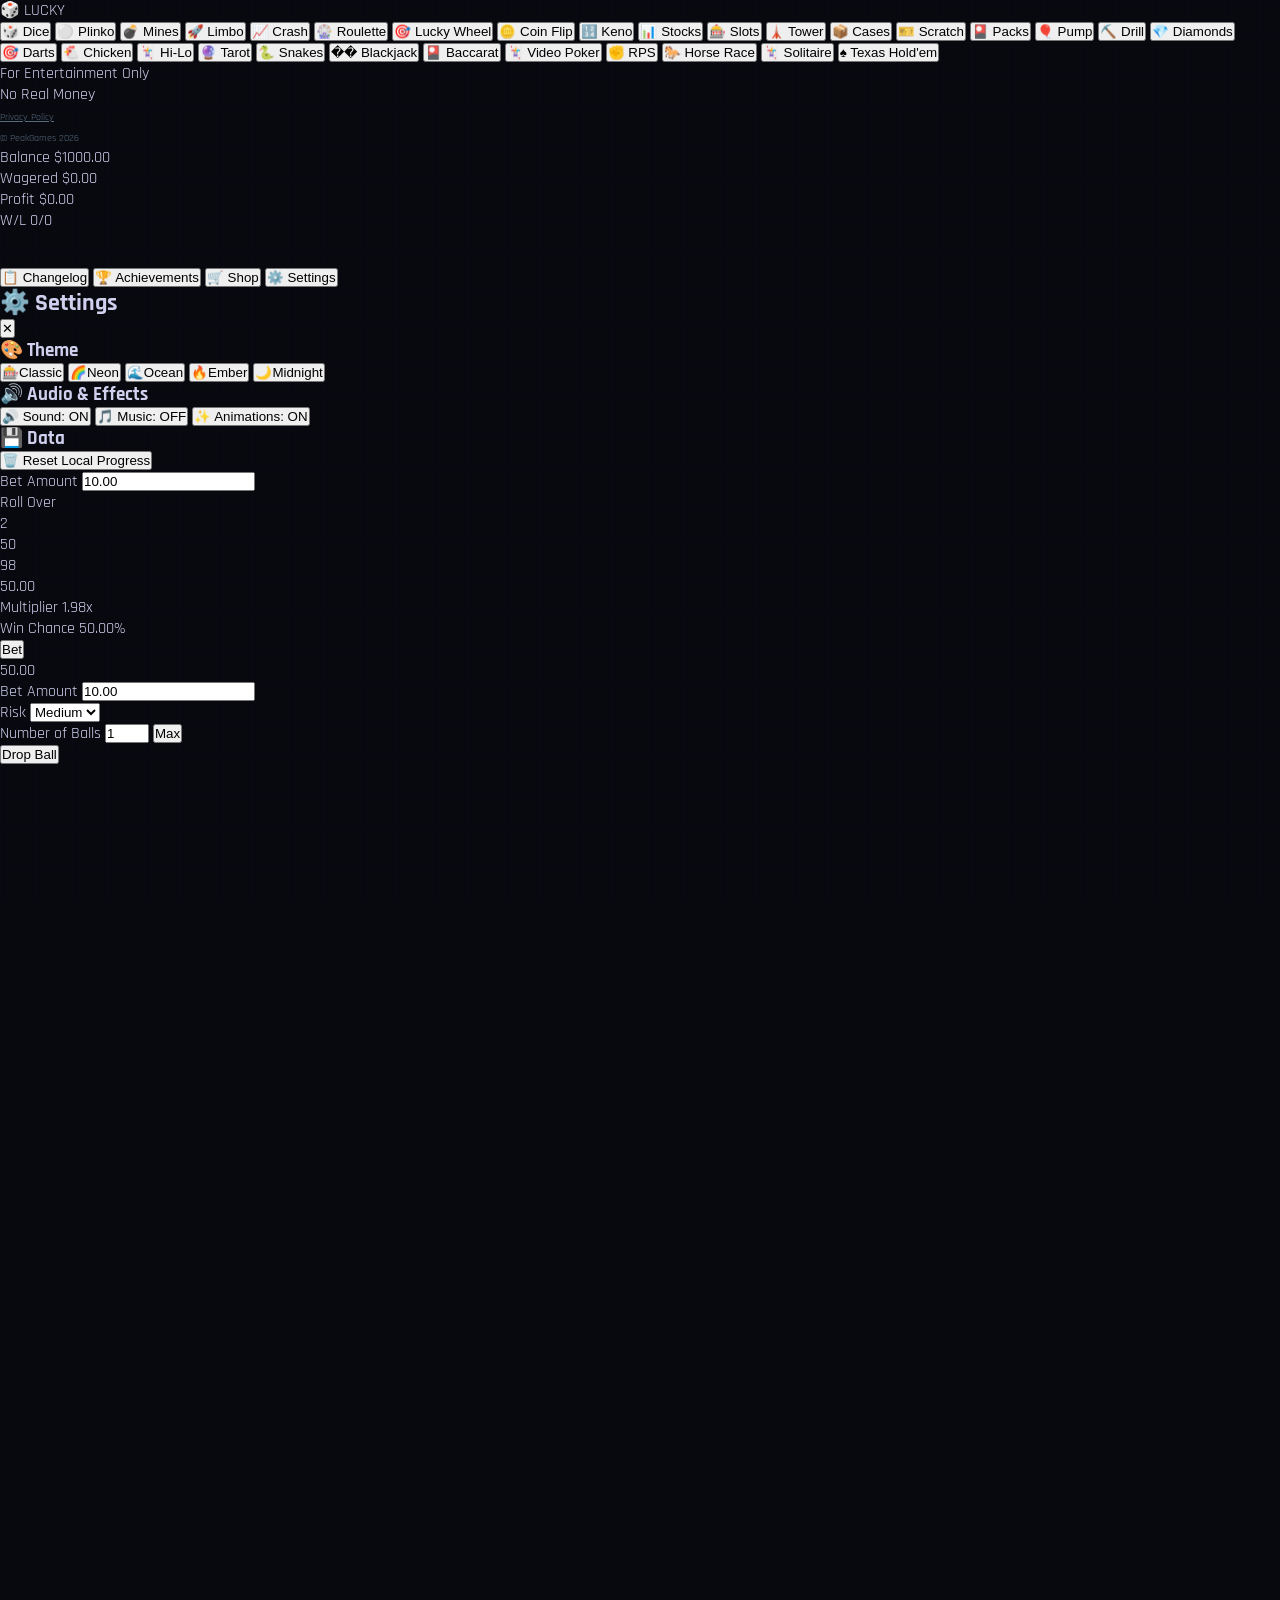
<file: index.html>
<!DOCTYPE html>
<html lang="en">
<head>
<meta charset="UTF-8"> <meta name="viewport" content="width=device-width, initial-scale=1.0"> <title>Lucky Games - Entertainment Only</title>
<link rel="icon" type="image/png" href="images/Icon.png">
<link rel="stylesheet" href="style.css">
</head>
<body>
<div id="toast-container">
</div>
<div class="sidebar">
<div class="logo sticky-logo" onclick="showGameSelection()" style="cursor: pointer;">
🎲 LUCKY</div>
<nav class="nav-menu">
<button class="nav-item active" onclick="showGame('dice')">
<span class="icon">🎲</span>
Dice
</button>
<button class="nav-item" onclick="showGame('plinko')">
<span class="icon">⚪</span>
Plinko
</button>
<button class="nav-item" onclick="showGame('mines')">
<span class="icon">💣</span>
Mines
</button>
<button class="nav-item" onclick="showGame('limbo')">
<span class="icon">🚀</span>
Limbo
</button>
<button class="nav-item" onclick="showGame('crash')">
<span class="icon">📈</span>
Crash
</button>
<button class="nav-item" onclick="showGame('roulette')">
<span class="icon">🎡</span>
Roulette
</button>
<button class="nav-item" onclick="showGame('wheel')">
<span class="icon">🎯</span>
Lucky Wheel
</button>
<button class="nav-item" onclick="showGame('coinflip')">
<span class="icon">🪙</span>
Coin Flip
</button>
<button class="nav-item" onclick="showGame('keno')">
<span class="icon">🔢</span>
Keno
</button>
<button class="nav-item" onclick="showGame('stocks')">
<span class="icon">📊</span>
Stocks
</button>
<button class="nav-item" onclick="showGame('slots')">
<span class="icon">🎰</span>
Slots
</button>
<button class="nav-item" onclick="showGame('tower')">
<span class="icon">🗼</span>
Tower
</button>
<button class="nav-item" onclick="showGame('cases')">
<span class="icon">📦</span>
Cases
</button>
<button class="nav-item" onclick="showGame('scratch')">
<span class="icon">🎫</span>
Scratch
</button>
<button class="nav-item" onclick="showGame('packs')">
<span class="icon">🎴</span>
Packs
</button>
<button class="nav-item" onclick="showGame('pump')">
<span class="icon">🎈</span>
Pump
</button>
<button class="nav-item" onclick="showGame('drill')">
<span class="icon">⛏️</span>
Drill
</button>
<button class="nav-item" onclick="showGame('diamonds')">
<span class="icon">💎</span>
Diamonds
</button>
<button class="nav-item" onclick="showGame('darts')">
<span class="icon">🎯</span>
Darts
</button>
<button class="nav-item" onclick="showGame('chicken')">
<span class="icon">🐔</span>
Chicken
</button>
<button class="nav-item" onclick="showGame('hilo')">
<span class="icon">🃏</span>
Hi-Lo
</button>
<button class="nav-item" onclick="showGame('tarot')">
<span class="icon">🔮</span>
Tarot
</button>
<button class="nav-item" onclick="showGame('snakes')">
<span class="icon">🐍</span>
Snakes
</button>
<button class="nav-item" onclick="showGame('blackjack')">
<span class="icon">��</span>
Blackjack
</button>
<button class="nav-item" onclick="showGame('baccarat')">
<span class="icon">🎴</span>
Baccarat
</button>
<button class="nav-item" onclick="showGame('videopoker')">
<span class="icon">🃏</span>
Video Poker
</button>
<button class="nav-item" onclick="showGame('rps')">
<span class="icon">✊</span>
RPS
</button>
<button class="nav-item" onclick="showGame('horse')">
<span class="icon">🐎</span>
Horse Race
</button>
<button class="nav-item" onclick="showGame('solitaire')">
<span class="icon">🃏</span>
Solitaire
</button>
<button class="nav-item" onclick="showGame('holdem')">
<span class="icon">♠️</span>
Texas Hold'em
</button>
</nav>
<div class="disclaimer">
For Entertainment Only<br>No Real Money<br><a href="privacy-policy.html" target="_blank" style="color:#556b7c;font-size:10px;text-decoration:underline;">Privacy Policy</a><br><span style="color:#556b7c;font-size:10px;">© PeakGames 2026</span></div>
</div>
<div class="main-content">
<header class="top-bar">
<div class="balance-container">
<span class="balance-label">Balance</span>
<span class="balance-amount">$<span id="balance">1000.00</span>
</span>
</div>
<div class="stats-container" onclick="toggleStatsPanel()">
<div class="stats-summary">
<div class="stats-item">
<span class="stats-label">Wagered</span>
<span class="stats-value" id="total-wagered">$0.00</span>
</div>
<div class="stats-item">
<span class="stats-label">Profit</span>
<span class="stats-value profit" id="total-profit">$0.00</span>
</div>
<div class="stats-item">
<span class="stats-label">W/L</span>
<span class="stats-value" id="win-loss-ratio">0/0</span>
</div>
</div>
<div class="stats-graph-mini" id="stats-graph-mini">
<canvas id="mini-graph-canvas" width="100" height="30"></canvas>
</div>
</div>
<div class="music-controls">
<button class="music-btn" id="music-toggle" onclick="toggleMusic()" style="display:none;">
🎵 Music: OFF</button>
<div class="music-selector-container" id="music-selector-container" style="display:none;">
<button class="music-btn" id="music-selector-btn" onclick="toggleMusicSelector()">
🎵</button>
<div class="music-dropdown" id="music-dropdown" style="display:none;">
<select id="music-track-select" onchange="changeMusicFromDropdown()">
<option value="none">No Music</option>
</select>
</div>
</div>
<button class="music-btn" onclick="openChangelog()">
📋 Changelog</button>
<button class="music-btn" onclick="openAchievements()">
🏆 Achievements</button>
<button class="music-btn" onclick="openShop()">
🛒 Shop</button>
<button class="music-btn" onclick="openSettings()">
⚙️ Settings</button>
</div>
</header>
<!-- Settings Modal -->
<div id="settings-modal" class="modal">
<div class="modal-content settings-modal-content">
<div class="modal-header">
<h2>⚙️ Settings</h2>
<button class="close-btn" onclick="closeSettings()">✕</button>
</div>
<div class="settings-body">
<div class="settings-section">
<h3 class="settings-section-title">🎨 Theme</h3>
<div class="theme-grid">
<button class="theme-swatch" data-theme="classic" onclick="applyTheme('classic')"><span class="theme-swatch-icon">🎰</span><span class="theme-swatch-name">Classic</span></button>
<button class="theme-swatch" data-theme="neon" onclick="applyTheme('neon')"><span class="theme-swatch-icon">🌈</span><span class="theme-swatch-name">Neon</span></button>
<button class="theme-swatch" data-theme="ocean" onclick="applyTheme('ocean')"><span class="theme-swatch-icon">🌊</span><span class="theme-swatch-name">Ocean</span></button>
<button class="theme-swatch" data-theme="ember" onclick="applyTheme('ember')"><span class="theme-swatch-icon">🔥</span><span class="theme-swatch-name">Ember</span></button>
<button class="theme-swatch" data-theme="midnight" onclick="applyTheme('midnight')"><span class="theme-swatch-icon">🌙</span><span class="theme-swatch-name">Midnight</span></button>
</div>
</div>
<div class="settings-section">
<h3 class="settings-section-title">🔊 Audio & Effects</h3>
<div class="settings-toggles">
<button class="settings-toggle-btn" id="settings-sound-toggle" onclick="toggleSoundMuted()">🔊 Sound: ON</button>
<button class="settings-toggle-btn" id="settings-music-toggle" onclick="toggleMusic()">🎵 Music: OFF</button>
<button class="settings-toggle-btn" id="settings-anim-toggle" onclick="toggleAnimations()">✨ Animations: ON</button>
</div>
</div>
<div class="settings-section">
<h3 class="settings-section-title">💾 Data</h3>
<div class="settings-toggles">
<button class="settings-toggle-btn danger" onclick="resetLocalProgress()">🗑️ Reset Local Progress</button>
</div>
</div>
</div>
</div>
</div>
<!-- Stats Panel Modal -->
<div id="stats-panel" class="modal" style="display:none;">
<div class="modal-content stats-modal-content">
<div class="modal-header">
<h2>📊 Session Statistics</h2>
<button class="close-btn" onclick="closeStatsPanel()">✕</button>
</div>
<div class="stats-panel-body">
<div class="stats-overview">
<div class="stat-card">
<div class="stat-card-label">Total Wagered</div>
<div class="stat-card-value" id="panel-wagered">$0.00</div>
</div>
<div class="stat-card">
<div class="stat-card-label">Total Won</div>
<div class="stat-card-value green" id="panel-won">$0.00</div>
</div>
<div class="stat-card">
<div class="stat-card-label">Total Lost</div>
<div class="stat-card-value red" id="panel-lost">$0.00</div>
</div>
<div class="stat-card">
<div class="stat-card-label">Net Profit</div>
<div class="stat-card-value profit-value" id="panel-profit">$0.00</div>
</div>
<div class="stat-card">
<div class="stat-card-label">Wins</div>
<div class="stat-card-value" id="panel-wins">0</div>
</div>
<div class="stat-card">
<div class="stat-card-label">Losses</div>
<div class="stat-card-value" id="panel-losses">0</div>
</div>
</div>
<div class="stats-graph-container">
<h3>Profit/Loss Graph</h3>
<canvas id="stats-graph-canvas" width="800" height="300"></canvas>
</div>
<button class="bet-button" onclick="resetStats()" style="margin-top: 20px;">Reset Statistics</button>
</div>
</div>
</div>
<div class="game-container">
<!-- Dice Game -->
<div id="dice-game" class="game-panel active">
<div class="game-controls">
<div class="control-group">
<label>Bet Amount</label>
<input type="number" id="dice-bet" value="10.00" step="0.01" min="0.01"> </div>
<div class="control-group">
<label>Roll Over</label>
<input type="range" id="dice-target" min="2" max="98" value="50" style="display:none;">
<div class="dice-slider" id="dice-slider">
<div class="dice-slider-track">
<div class="dice-slider-fill" id="dice-slider-fill">
</div>
</div>
<div class="dice-slider-thumb" id="dice-slider-thumb">
</div>
<div class="dice-slider-tick t2">2</div>
<div class="dice-slider-tick t50">50</div>
<div class="dice-slider-tick t98">98</div>
</div>
<span id="dice-target-value">50.00</span>
</div>
<div class="control-group">
<label>Multiplier</label>
<span id="dice-multiplier" class="multiplier">1.98x</span>
</div>
<div class="control-group">
<label>Win Chance</label>
<span id="dice-chance" class="chance">50.00%</span>
</div>
<button class="bet-button" onclick="playDice()">
Bet</button>
<button class="bet-button" id="loaded-dice-btn" onclick="useLoadedDice()" style="background: #ffc800; display: none;">
🎲 Use Loaded Dice</button>
</div>
<div class="game-display">
<div class="dice-result-display">
<div class="dice-number" id="dice-number">
50.00</div>
<div class="dice-bar">
<div class="dice-target-line" id="dice-target-line">
</div>
<div class="dice-roll-indicator" id="dice-roll-indicator">
</div>
</div>
</div>
</div>
</div>
<!-- Plinko Game -->
<div id="plinko-game" class="game-panel">
<div class="game-controls">
<div class="control-group">
<label>Bet Amount</label>
<input type="number" id="plinko-bet" value="10.00" step="0.01" min="0.01"> </div>
<div class="control-group">
<label>Risk</label>
<select id="plinko-risk">
<option value="low">
Low</option>
<option value="medium" selected>
Medium</option>
<option value="high">
High</option>
</select>
</div>
<div class="control-group">
<label>Number of Balls</label>
<input type="number" id="plinko-balls" value="1" min="1" max="10">
<button class="max-button" onclick="document.getElementById('plinko-balls').value = 10">
Max</button>
</div>
<button class="bet-button" onclick="playPlinko()">
Drop Ball</button>
<button class="bet-button" id="lucky-plinko-btn" onclick="useLuckyPlinko()" style="background: #00e701; display: none;">
🍀 Use Lucky Plinko</button>
<button class="bet-button" id="plinko-magnet-btn" onclick="usePlinkoMagnet()" style="background: #ffc800; display: none;">
🎯 Use Plinko Magnet</button>
</div>
<div class="game-display">
<div style="width: 100%; max-width: 600px;">
<canvas id="plinko-canvas" width="600" height="550">
</canvas>
<div class="plinko-multipliers" id="plinko-multipliers">
</div>
</div>
</div>
</div>
<!-- Mines Game -->
<div id="mines-game" class="game-panel">
<div class="game-controls">
<div class="control-group">
<label>Bet Amount</label>
<input type="number" id="mines-bet" value="10.00" step="0.01" min="0.01"> </div>
<div class="control-group">
<label>Mines</label>
<select id="mines-count">
<option value="3">
3 Mines</option>
<option value="5" selected>
5 Mines</option>
<option value="10">
10 Mines</option>
<option value="15">
15 Mines</option>
</select>
</div>
<div class="control-group">
<label>Profit</label>
<span id="mines-profit" class="profit">$0.00</span>
</div>
<button class="bet-button" id="mines-start-btn" onclick="startMines()">
Bet</button>
<button class="cashout-button" id="mines-cashout-btn" onclick="cashoutMines()" style="display:none;">
Cashout</button>
<button class="bet-button" id="mine-detector-btn" onclick="useMineDetector()" style="background: #ffc800; display: none;">
💎 Use Mine Detector</button>
<button class="bet-button" id="mine-shield-btn" onclick="useMineShield()" style="background: #00e701; display: none;">
🛡️ Use Mine Shield</button>
</div>
<div class="game-display">
<div style="width: 100%; max-width: 550px;">
<div class="mines-grid" id="mines-grid">
</div>
</div>
</div>
</div>
<!-- Limbo Game -->
<div id="limbo-game" class="game-panel">
<div class="game-controls">
<div class="control-group">
<label>Bet Amount</label>
<input type="number" id="limbo-bet" value="10.00" step="0.01" min="0.01"> </div>
<div class="control-group">
<label>Target Multiplier</label>
<input type="number" id="limbo-target" value="2.00" step="0.01" min="1.01"> </div>
<button class="bet-button" onclick="playLimbo()">
Bet</button>
<button class="bet-button" id="limbo-boost-btn" onclick="useLimboBoost()" style="background: #00e701; display: none;">
⚡ Use Limbo Boost</button>
<button class="bet-button" id="limbo-precision-btn" onclick="useLimboPrecision()" style="background: #ffc800; display: none;">
🎯 Use Limbo Precision</button>
</div>
<div class="game-display">
<div class="limbo-display">
<div class="limbo-rocket-container" id="limbo-rocket-container">
  <div class="limbo-rocket" id="limbo-rocket">🚀</div>
</div>
<div class="limbo-result" id="limbo-result">1.00x</div>
<div class="limbo-status" id="limbo-status">
</div>
</div>
</div>
</div>
<!-- Crash Game -->
<div id="crash-game" class="game-panel">
<div class="game-controls">
<div class="control-group">
<label>Bet Amount</label>
<input type="number" id="crash-bet" value="10.00" step="0.01" min="0.01"> </div>
<div class="control-group">
<label>Auto Cashout</label>
<input type="number" id="crash-auto" value="2.00" step="0.01" min="1.01"> </div>
<button class="bet-button" id="crash-bet-btn" onclick="playCrash()">
Bet</button>
<button class="cashout-button" id="crash-cashout-btn" onclick="crashCashout()" style="display:none;">
Cashout</button>
<button class="bet-button" id="crash-insurance-btn" onclick="useCrashInsurance()" style="background: #ffc800; display: none;">
🛡️ Use Crash Insurance</button>
<button class="bet-button" id="moon-shot-btn" onclick="useMoonShot()" style="background: #00e701; display: none;">
🚀 Use Moon Shot</button>
</div>
<div class="game-display">
<div class="crash-display">
<div class="crash-multiplier" id="crash-multiplier">
1.00x</div>
<div class="crash-graph">
<canvas id="crash-canvas" width="660" height="300">
</canvas>
</div>
</div>
</div>
</div>
<!-- Roulette Game -->
<div id="roulette-game" class="game-panel">
<div class="game-controls">
<div class="control-group">
<label>Bet Amount</label>
<input type="number" id="roulette-bet" value="10.00" step="0.01" min="0.01"> </div>
<div class="control-group">
<label>Selected Bet</label>
<div id="roulette-selected-bet" style="color: #00e701; font-weight: 600;">
None</div>
</div>
<button class="bet-button" onclick="playRoulette()">
Spin</button>
<button class="bet-button" style="background: #556b7c;" onclick="clearRouletteBet()">
Clear Bet</button>
<button class="bet-button" id="roulette-vision-btn" onclick="useRouletteVision()" style="background: #ffc800; display: none;">
🔮 Use Roulette Vision</button>
<button class="bet-button" id="wheel-magnet-btn" onclick="useWheelMagnet()" style="background: #00e701; display: none;">
🧲 Use Wheel Magnet</button>
</div>
<div class="game-display">
<div class="roulette-display">
<!-- Betting Board -->
<div class="roulette-board">
<div class="board-section">
<div class="board-label">
Outside Bets</div>
<div class="color-bets">
<div class="bet-option color-red" onclick="selectRouletteBet('red', 2)">
<div class="bet-label">
RED</div>
<div class="bet-payout">
2x</div>
</div>
<div class="bet-option color-black" onclick="selectRouletteBet('black', 2)">
<div class="bet-label">
BLACK</div>
<div class="bet-payout">
2x</div>
</div>
<div class="bet-option" onclick="selectRouletteBet('even', 2)" style="background: #2c3e50;">
<div class="bet-label">
EVEN</div>
<div class="bet-payout">
2x</div>
</div>
<div class="bet-option" onclick="selectRouletteBet('odd', 2)" style="background: #2c3e50;">
<div class="bet-label">
ODD</div>
<div class="bet-payout">
2x</div>
</div>
<div class="bet-option" onclick="selectRouletteBet('low', 2)" style="background: #34495e;">
<div class="bet-label">
1-18</div>
<div class="bet-payout">
2x</div>
</div>
<div class="bet-option" onclick="selectRouletteBet('high', 2)" style="background: #34495e;">
<div class="bet-label">
19-36</div>
<div class="bet-payout">
2x</div>
</div>
</div>
</div>
<div class="board-section">
<div class="board-label">
Inside Bets - Numbers (20x, neighbors 2x)</div>
<div class="number-grid" id="roulette-number-grid">
</div>
</div>
<div class="board-section">
<div class="board-label">
Zero Bet</div>
<div class="color-bets">
<div class="bet-option color-green" onclick="selectRouletteBet(0, 36)">
<div class="bet-label">
0 (GREEN)</div>
<div class="bet-payout">
36x</div>
</div>
</div>
</div>
</div>
<div class="roulette-wheel-section">
<div class="roulette-container">
<div class="roulette-pointer">
</div>
<div class="roulette-wheel">
<div class="roulette-inner" id="roulette-inner">
</div>
<div class="roulette-center" id="roulette-center">
0</div>
</div>
</div>
<div class="roulette-result" id="roulette-result">
</div>
</div>
</div>
</div>
</div>
<!-- Lucky Wheel Game -->
<div id="wheel-game" class="game-panel">
<div class="game-controls">
<div class="control-group">
<label>Bet Amount</label>
<input type="number" id="wheel-bet" value="10.00" step="0.01" min="0.01"> </div>
<div class="control-group">
<label>Risk Level</label>
<select id="wheel-risk" onchange="initWheel()">
<option value="low">Low Risk</option>
<option value="medium" selected>Medium Risk</option>
<option value="high">High Risk</option>
</select>
</div>
<button class="bet-button" id="wheel-spin-btn" onclick="playWheel()">
🎡 Spin the Wheel</button>
<button class="bet-button" id="lucky-wheel-magnet-btn" onclick="useWheelMagnet()" style="background: #00e701; display: none;">
🧲 Use Wheel Magnet</button>
<div class="wheel-odds">
<div class="wheel-odds-title">Payouts</div>
<div class="wheel-odds-row">
<span>0x</span>
<span>0.5x</span>
<span>1x</span>
<span>1.5x</span>
<span>2x</span>
<span>3x</span>
<span>6x</span>
</div>
</div>
</div>
<div class="game-display">
<div class="wheel-display">
<div class="wheel-wrap">
<div class="wheel-container" id="wheel-container">
</div>
</div>
<div class="wheel-result" id="wheel-result">
Spin to test your luck!</div>
</div>
</div>
</div>
<!-- Coin Flip Game -->
<div id="coinflip-game" class="game-panel">
<div class="game-controls">
<div class="control-group">
<label>Bet Amount</label>
<input type="number" id="coinflip-bet" value="10.00" step="0.01" min="0.01"> </div>
<div class="control-group">
<label>Choose Side</label>
<div class="button-group">
<button class="choice-button active" id="heads-btn" onclick="selectCoin('heads')">
🟡 Heads</button>
<button class="choice-button" id="tails-btn" onclick="selectCoin('tails')">
🔵 Tails</button>
</div>
</div>
<button class="bet-button" onclick="playCoinFlip()">
Flip</button>
<button class="bet-button" id="biased-coin-btn" onclick="useBiasedCoin()" style="background: #ffc800; display: none;">
🧲 Use Biased Coin</button>
<button class="bet-button" id="lucky-coin-btn" onclick="useLuckyCoin()" style="background: #00e701; display: none;">
🍀 Use Lucky Coin</button>
</div>
<div class="game-display">
<div class="coin-display">
<div class="coin" id="coin">
<div class="coin-face coin-heads">
H</div>
<div class="coin-face coin-tails">
T</div>
</div>
<div class="coin-result" id="coin-result">
</div>
</div>
</div>
</div>
<!-- Keno Game -->
<div id="keno-game" class="game-panel">
<div class="game-controls">
<div class="control-group">
<label>Bet Amount</label>
<input type="number" id="keno-bet" value="10.00" step="0.01" min="0.01"> </div>
<div class="control-group">
<label>Selected: <span id="keno-selected">0</span>
/5</label>
</div>
<button class="bet-button" onclick="playKeno()">
Play</button>
<button class="bet-button" style="background: #556b7c;" onclick="clearKeno()">
Clear</button>
<button class="bet-button" id="keno-oracle-btn" onclick="useKenoOracle()" style="background: #ffc800; display: none;">
🔮 Use Keno Oracle</button>
<button class="bet-button" id="keno-master-btn" onclick="useKenoMaster()" style="background: #00e701; display: none;">
🎯 Use Keno Master</button>
</div>
<div class="game-display">
<div class="keno-grid" id="keno-grid">
</div>
</div>
</div>
<!-- Stocks Game -->
<div id="stocks-game" class="game-panel">
<div class="game-controls">
<div class="control-group">
<label>Investment Amount</label>
<input type="number" id="stocks-bet" value="100.00" step="0.01" min="0.01"> </div>
<div class="control-group">
<label>Stock</label>
<select id="stocks-choice">
<option value="btc">
Bitcoin (BTC) - Extreme Volatility</option>
<option value="eth">
Ethereum (ETH) - High Volatility</option>
<option value="tech">
Tech Corp - Medium Volatility</option>
<option value="stable">
Blue Chip - Low Volatility</option>
<option value="penny">
Penny Stock - Very High Risk</option>
<option value="gold">
Gold - Safe Haven</option>
<option value="meme">
Meme Stock - Unpredictable</option>
</select>
</div>
<div class="control-group">
<label>Current Price: $<span id="stock-price">100.00</span>
</label>
<label>Shares Owned: <span id="stock-shares">0</span>
</label>
</div>
<button class="bet-button" id="stock-buy-btn" onclick="buyStock()">
Buy</button>
<button class="cashout-button" id="stock-sell-btn" onclick="sellStock()">
Sell All</button>
<button class="bet-button" id="insider-trading-btn" onclick="useInsiderTrading()" style="background: #ffc800; display: none;">
📈 Use Insider Trading</button>
<button class="bet-button" id="bull-market-btn" onclick="useBullMarket()" style="background: #00e701; display: none;">
🐂 Use Bull Market</button>
</div>
<div class="game-display">
<div class="stocks-result-display">
<canvas id="stocks-canvas" width="700" height="400">
</canvas>
<div class="stock-info">
<div class="stock-stat">
<span class="stat-label">Portfolio Value</span>
<span class="stat-value" id="portfolio-value">$0.00</span>
</div>
<div class="stock-stat">
<span class="stat-label">Profit/Loss</span>
<span class="stat-value" id="profit-loss">$0.00</span>
</div>
</div>
</div>
</div>
</div>
<!-- Slots Game -->
<div id="slots-game" class="game-panel">
<div class="game-controls">
<div class="control-group">
<label>Slot Type</label>
<select id="slots-variant" onchange="changeSlotsVariant()">
<option value="3x3">
Classic 3x3</option>
<option value="3x5">
Modern 3x5</option>
</select>
</div>
<div class="control-group">
<label>Bet Amount</label>
<input type="number" id="slots-bet" value="10.00" step="0.01" min="0.01"> </div>
<button class="bet-button" onclick="playSlots()">
Spin</button>
<button class="bet-button" id="lucky-slots-btn" onclick="useLuckySlots()" style="background: #ffc800; display: none;">
🍀 Use Lucky Slots</button>
<button class="bet-button" id="diamond-reels-btn" onclick="useDiamondReels()" style="background: #00e701; display: none;">
💎 Use Diamond Reels</button>
<div class="control-group" style="margin-top: 20px;">
<label style="color: #ffc800;">Win Probabilities</label>
<div style="font-size: 12px; color: #b1bad3; line-height: 1.6;">
<div>
🍒🍒🍒 - 10x (8%)</div>
<div>
🔔🔔🔔 - 15x (6%)</div>
<div>
⭐⭐⭐ - 25x (4%)</div>
<div>
💎💎💎 - 50x (2%)</div>
<div>
7️⃣7️⃣7️⃣ - 100x (0.8%)</div>
<div style="margin-top: 8px; color: #00e701;">
Two Match - 2x (20%)</div>
</div>
</div>
</div>
<div class="game-display">
<div class="slots-result-display">
<div class="slots-machine">
<div class="slots-reels" id="slots-reels-container">
<div class="slot-reel" id="slot-reel-1">
🍒</div>
<div class="slot-reel" id="slot-reel-2">
⭐</div>
<div class="slot-reel" id="slot-reel-3">
💎</div>
</div>
<div class="slots-lever" id="slots-lever" onclick="pullSlotsLever()" title="Pull the lever!">
<div class="slots-lever-base"></div>
<div class="slots-lever-shaft"></div>
<div class="slots-lever-knob">🎰</div>
</div>
</div>
<div class="slots-result" id="slots-result">
</div>
</div>
</div>
</div>
<!-- Tower Game -->
<div id="tower-game" class="game-panel">
<div class="game-controls">
<div class="control-group">
<label>Bet Amount</label>
<input type="number" id="tower-bet" value="10.00" step="0.01" min="0.01"> </div>
<div class="control-group">
<label>Difficulty</label>
<select id="tower-difficulty">
<option value="easy">
Easy (3 safe)</option>
<option value="medium" selected>
Medium (2 safe)</option>
<option value="hard">
Hard (1 safe)</option>
</select>
</div>
<div class="control-group">
<label>Profit</label>
<span id="tower-profit" class="profit">$0.00</span>
</div>
<button class="bet-button" id="tower-start-btn" onclick="startTower()">
Start</button>
<button class="cashout-button" id="tower-cashout-btn" onclick="cashoutTower()" style="display:none;">
Cashout</button>
<button class="bet-button" id="tower-shield-btn" onclick="useTowerShield()" style="background: #ffc800; display: none;">
🛡️ Use Tower Shield</button>
<button class="bet-button" id="tower-vision-btn" onclick="useTowerVision()" style="background: #00e701; display: none;">
👁️ Use Tower Vision</button>
</div>
<div class="game-display">
<div class="tower-result-display">
<div class="tower-grid" id="tower-grid">
</div>
</div>
</div>
</div>
<!-- Case Opening Game -->
<div id="cases-game" class="game-panel">
<div class="game-controls">
<div class="control-group">
<label>Select Case</label>
<select id="case-type" onchange="updateCaseIcon()">
<option value="bronze">
Bronze Case - $10</option>
<option value="silver">
Silver Case - $25</option>
<option value="gold">
Gold Case - $50</option>
<option value="diamond">
Diamond Case - $100</option>
<option value="platinum">
Platinum Case - $250</option>
<option value="legendary">
Legendary Case - $500</option>
<option value="mythic">
Mythic Case - $1000</option>
</select>
</div>
<div class="control-group">
<label>Quantity</label>
<input type="number" id="case-quantity" value="1" min="1" max="10" step="1"> </div>
<button class="bet-button" onclick="openCase()">
Open Case</button>
<button class="bet-button" id="cases-luck-btn" onclick="useCasesLuck()" style="background: #ffc800; display: none;">🍀 Use Lucky Case</button>
<button class="bet-button" id="cases-rare-btn" onclick="useCasesRare()" style="background: #00e701; display: none;">💎 Use Rare Finder</button>
</div>
<div class="game-display">
<div class="case-result-display">
<div class="case-animation" id="case-animation">
<div class="case-box" id="case-box">
📦</div>
<div class="case-spin-container" id="case-spin-container" style="display: none;">
<div class="case-spin-items" id="case-spin-items">
</div>
<div class="case-spin-selector">
</div>
</div>
</div>
<div class="case-result" id="case-result">
</div>
<div class="case-items" id="case-items">
</div>
</div>
</div>
</div>
<!-- Scratch Card Game -->
<div id="scratch-game" class="game-panel">
<div class="game-controls">
<div class="control-group">
<label>Card Type</label>
<select id="scratch-type">
<option value="classic">
Classic (Match 3)</option>
<option value="lucky">
Lucky (Match 1)</option>
<option value="mega">
Mega (Match 5)</option>
</select>
</div>
<div class="control-group">
<label>Card Price</label>
<select id="scratch-price">
<option value="5">
$5 Card</option>
<option value="10">
$10 Card</option>
<option value="25">
$25 Card</option>
<option value="50">
$50 Card</option>
<option value="100">
$100 Card</option>
<option value="250">
$250 Card</option>
<option value="500">
$500 Card</option>
</select>
</div>
<button class="bet-button" onclick="buyScratchCard()">
Buy Card</button>
<button class="bet-button" id="scratch-golden-btn" onclick="useScratchGolden()" style="background: #ffc800; display: none;">🎫 Use Golden Ticket</button>
<button class="bet-button" id="scratch-reveal-btn" onclick="useScratchReveal()" style="background: #00e701; display: none;">��️ Use X-Ray Vision</button>
</div>
<div class="game-display">
<div class="scratch-result-display">
<div class="scratch-card" id="scratch-card">
<div class="scratch-card-header">
<div class="scratch-card-title">
🎫 LUCKY SCRATCH 🎫</div>
<div class="scratch-card-subtitle" id="scratch-subtitle">
Match 3 to Win!</div>
</div>
<div class="scratch-symbols" id="scratch-symbols">
</div>
<div class="scratch-overlay" id="scratch-overlay">
</div>
</div>
<div class="scratch-result" id="scratch-result">
</div>
</div>
</div>
</div>

<!-- Packs Game -->
<div id="packs-game" class="game-panel">
<div class="game-controls">
<div class="control-group">
<label>Pack Type</label>
<select id="pack-type" onchange="updatePackPreview()">
<option value="starter">Starter Pack - $20</option>
<option value="premium">Premium Pack - $50</option>
<option value="elite">Elite Pack - $100</option>
<option value="legendary">Legendary Pack - $250</option>
<option value="mythic">Mythic Pack - $500</option>
<option value="cosmic">Cosmic Pack - $1000</option>
</select>
</div>
<div class="control-group">
<label>Quantity</label>
<input type="number" id="pack-quantity" value="1" min="1" max="5" step="1">
</div>
<button class="bet-button" onclick="openPack()">
Open Pack</button>
<button class="bet-button" style="background: #556b7c;" onclick="togglePackCollection()">
📊 Collection</button>
<button class="bet-button" id="packs-boost-btn" onclick="usePacksBoost()" style="background: #ffc800; display: none;">⚡ Use Pack Boost</button>
<button class="bet-button" id="packs-legendary-btn" onclick="usePacksLegendary()" style="background: #00e701; display: none;">👑 Use Legendary Hunter</button>
</div>
<div class="game-display">
<div class="packs-result-display">
<div class="pack-animation" id="pack-animation">
<div class="pack-box pack-starter" id="pack-box">
<div class="pack-lid"></div>
<div class="pack-body"></div>
</div>
</div>
<div class="pack-cards" id="pack-cards"></div>
<div class="pack-result" id="pack-result"></div>
</div>
</div>
</div>

<!-- Pack Collection Modal -->
<div id="pack-collection-modal" class="modal">
<div class="modal-content">
<div class="modal-header">
<h2>📊 Pack Collection</h2>
<button class="close-btn" onclick="togglePackCollection()">✕</button>
</div>
<div class="pack-collection-grid">
<div class="collection-pack">
<h3>Starter Pack - $20</h3>
<div class="collection-chances">
<div class="chance-item">Common: 70% (💵 $1-3)</div>
<div class="chance-item">Rare: 25% (💰 $5-12)</div>
<div class="chance-item">Epic: 4% (💎 $15-35)</div>
<div class="chance-item">Legendary: 1% (👑 $50-120)</div>
</div>
</div>
<div class="collection-pack">
<h3>Premium Pack - $50</h3>
<div class="collection-chances">
<div class="chance-item">Common: 50% (💵 $1-3)</div>
<div class="chance-item">Rare: 35% (💰 $5-12)</div>
<div class="chance-item">Epic: 12% (💎 $15-35)</div>
<div class="chance-item">Legendary: 3% (👑 $50-120)</div>
</div>
</div>
<div class="collection-pack">
<h3>Elite Pack - $100</h3>
<div class="collection-chances">
<div class="chance-item">Common: 30% (💵 $1-3)</div>
<div class="chance-item">Rare: 45% (💰 $5-12)</div>
<div class="chance-item">Epic: 20% (💎 $15-35)</div>
<div class="chance-item">Legendary: 5% (👑 $50-120)</div>
</div>
</div>
<div class="collection-pack">
<h3>Legendary Pack - $250</h3>
<div class="collection-chances">
<div class="chance-item">Common: 10% (💵 $1-3)</div>
<div class="chance-item">Rare: 40% (💰 $5-12)</div>
<div class="chance-item">Epic: 35% (💎 $15-35)</div>
<div class="chance-item">Legendary: 15% (👑 $50-120)</div>
</div>
</div>
<div class="collection-pack">
<h3>Mythic Pack - $500</h3>
<div class="collection-chances">
<div class="chance-item">Rare: 30% (💰 $10-20)</div>
<div class="chance-item">Epic: 45% (💎 $30-60)</div>
<div class="chance-item">Legendary: 20% (👑 $100-200)</div>
<div class="chance-item">Mythic: 5% (⭐ $200-400)</div>
</div>
</div>
<div class="collection-pack">
<h3>Cosmic Pack - $1000</h3>
<div class="collection-chances">
<div class="chance-item">Epic: 35% (💎 $50-100)</div>
<div class="chance-item">Legendary: 40% (👑 $200-400)</div>
<div class="chance-item">Mythic: 20% (⭐ $500-900)</div>
<div class="chance-item">Cosmic: 5% (🌟 $1000-2000)</div>
</div>
</div>
</div>
</div>
</div>

<!-- Pump Game -->
<div id="pump-game" class="game-panel">
<div class="game-controls">
<div class="control-group">
<label>Bet Amount</label>
<input type="number" id="pump-bet" value="10.00" step="0.01" min="0.01">
</div>
<div class="control-group">
<label>Current Multiplier</label>
<span id="pump-multiplier" class="multiplier">1.00x</span>
</div>
<div class="control-group">
<label>Pumps: <span id="pump-count">0</span></label>
</div>
<button class="bet-button" id="pump-start-btn" onclick="startPump()">
Start</button>
<button class="bet-button" id="pump-pump-btn" onclick="pumpBalloon()" style="display:none;">
💨 Pump</button>
<button class="cashout-button" id="pump-cashout-btn" onclick="cashoutPump()" style="display:none;">
Cashout</button>
<button class="bet-button" id="pump-safety-btn" onclick="usePumpSafety()" style="background: #ffc800; display: none;">🛡️ Use Pump Safety</button>
<button class="bet-button" id="pump-greed-btn" onclick="usePumpGreed()" style="background: #00e701; display: none;">💰 Use Greedy Pump</button>
</div>
<div class="game-display">
<div class="pump-result-display">
<div class="balloon-container">
<div class="balloon" id="balloon">
<div class="balloon-body"></div>
<div class="balloon-highlight"></div>
<div class="balloon-shadow"></div>
</div>
<div class="balloon-string" id="balloon-string"></div>
</div>
<div class="pump-stats">
<div class="pump-stat">
<span class="stat-label">Pop Chance</span>
<span class="stat-value" id="pump-pop-chance">5%</span>
</div>
</div>
<div class="pump-result" id="pump-result"></div>
</div>
</div>
</div>

<!-- Drill Game -->
<div id="drill-game" class="game-panel">
<div class="game-controls">
<div class="control-group">
<label>Bet Amount</label>
<input type="number" id="drill-bet" value="10.00" step="0.01" min="0.01">
</div>
<div class="control-group">
<label>Target Multiplier</label>
<input type="number" id="drill-target" value="2.00" step="0.1" min="1.1" max="100">
</div>
<div class="control-group">
<label>Select Drill</label>
<div class="drill-selection" id="drill-selection">
<button class="drill-choice" onclick="selectDrill(0)">⛏️ Drill 1</button>
<button class="drill-choice" onclick="selectDrill(1)">🔩 Drill 2</button>
<button class="drill-choice" onclick="selectDrill(2)">🪓 Drill 3</button>
</div>
</div>
<button class="bet-button" id="drill-start-btn" onclick="startDrill()">
Start</button>
<button class="bet-button" id="drill-luck-btn" onclick="useDrillLuck()" style="background: #ffc800; display: none;">🍀 Use Lucky Drill</button>
<button class="bet-button" id="drill-vision-btn" onclick="useDrillVision()" style="background: #00e701; display: none;">👁️ Use Drill Vision</button>
</div>
<div class="game-display">
<div class="drill-result-display">
<div class="drill-paths" id="drill-paths">
<div class="drill-path">
<div class="drill-icon">⛏️</div>
<div class="drill-progress" id="drill-progress-0"></div>
</div>
<div class="drill-path">
<div class="drill-icon">🔩</div>
<div class="drill-progress" id="drill-progress-1"></div>
</div>
<div class="drill-path">
<div class="drill-icon">🪓</div>
<div class="drill-progress" id="drill-progress-2"></div>
</div>
</div>
<div class="drill-result" id="drill-result"></div>
</div>
</div>
</div>

<!-- Diamonds Game -->
<div id="diamonds-game" class="game-panel">
<div class="game-controls">
<div class="control-group">
<label>Bet Amount</label>
<input type="number" id="diamonds-bet" value="10.00" step="0.01" min="0.01">
</div>
<button class="bet-button" onclick="playDiamonds()">Roll Gems</button>
<button class="bet-button" id="diamonds-match-btn" onclick="useDiamondsMatch()" style="background: #ffc800; display: none;">🎯 Use Match Master</button>
<button class="bet-button" id="diamonds-rare-btn" onclick="useDiamondsRare()" style="background: #00e701; display: none;">💎 Use Rare Gems</button>
</div>
<div class="game-display">
<div class="diamonds-result-display">
<div class="gems-container" id="gems-container">
<div class="gem">💎</div>
<div class="gem">💎</div>
<div class="gem">💎</div>
<div class="gem">💎</div>
<div class="gem">💎</div>
</div>
<div class="diamonds-result" id="diamonds-result"></div>
</div>
</div>
</div>

<!-- Darts Game -->
<div id="darts-game" class="game-panel">
<div class="game-controls">
<div class="control-group">
<label>Bet Amount</label>
<input type="number" id="darts-bet" value="10.00" step="0.01" min="0.01">
</div>
<div class="control-group">
<label>Difficulty</label>
<select id="darts-difficulty">
<option value="easy">Easy</option>
<option value="medium" selected>Medium</option>
<option value="hard">Hard</option>
<option value="expert">Expert</option>
</select>
</div>
<button class="bet-button" onclick="throwDart()">Throw Dart</button>
<button class="bet-button" id="darts-aim-btn" onclick="useDartsAim()" style="background: #ffc800; display: none;">🎯 Use Perfect Aim</button>
<button class="bet-button" id="darts-bullseye-btn" onclick="useDartsBullseye()" style="background: #00e701; display: none;">🎪 Use Bullseye Master</button>
</div>
<div class="game-display">
<div class="darts-result-display">
<div class="dartboard-wrapper">
<div class="dartboard-simple" id="dartboard-simple">
<!-- Real scored board drawn on canvas -->
<canvas id="dartboard-canvas" width="450" height="450"></canvas>
<div class="dart-ring outer-ring"></div>
<div class="dart-ring mid-ring"></div>
<div class="dart-ring inner-ring"></div>
<div class="dart-ring bullseye-ring"></div>
<div class="dart-simple" id="dart-simple" style="display:none;">
<div class="dart-point"></div>
</div>
</div>
<div class="dart-hit-text" id="dart-hit-text"></div>
</div>
<div class="dart-multiplier-box">
<div class="multiplier-label">MULTIPLIER</div>
<div class="multiplier-value-large" id="multiplier-value-large">0.00x</div>
<div class="multiplier-label" id="dart-best" style="margin-top:6px;">BEST SCORE: --</div>
</div>
<div class="darts-result" id="darts-result"></div>
</div>
</div>
</div>

<!-- Chicken Game -->
<div id="chicken-game" class="game-panel">
<div class="game-controls">
<div class="control-group">
<label>Bet Amount</label>
<input type="number" id="chicken-bet" value="10.00" step="0.01" min="0.01">
</div>
<div class="control-group">
<label>Difficulty</label>
<select id="chicken-difficulty">
<option value="easy">Easy (Low Risk)</option>
<option value="medium" selected>Medium</option>
<option value="hard">Hard (High Risk)</option>
</select>
</div>
<button class="bet-button" id="chicken-start-btn" onclick="startChicken()">Start</button>
<button class="bet-button" id="chicken-hop-btn" onclick="chickenHop()" style="display:none;">Cross Lane</button>
<button class="cashout-button" id="chicken-cashout-btn" onclick="chickenCashout()" style="display:none;">Cash Out</button>
<button class="bet-button" id="chicken-safety-btn" onclick="useChickenSafety()" style="background: #ffc800; display: none;">🛡️ Use Chicken Shield</button>
<button class="bet-button" id="chicken-greed-btn" onclick="useChickenGreed()" style="background: #00e701; display: none;">💰 Use Greedy Chicken</button>
</div>
<div class="game-display">
<div class="chicken-result-display">
<div class="chicken-viewport" id="chicken-viewport">
<div class="chicken-world" id="chicken-world">
<!-- Start zone -->
<div class="chicken-zone start-zone">START</div>
<!-- Road lanes will be generated dynamically -->
<div class="chicken-icon" id="chicken-icon">🐔</div>
</div>
</div>
<div class="chicken-stats">
<div>Risk: <span id="chicken-risk">10%</span></div>
<div>Multiplier: <span id="chicken-multiplier">1.00x</span></div>
<div>Potential Win: $<span id="chicken-potential">0.00</span></div>
</div>
<div class="chicken-result" id="chicken-result"></div>
</div>
</div>
</div>

<!-- Hi-Lo Game -->
<div id="hilo-game" class="game-panel">
<div class="game-controls">
<div class="control-group">
<label>Bet Amount</label>
<input type="number" id="hilo-bet" value="10.00" step="0.01" min="0.01">
</div>
<button class="bet-button" id="hilo-start-btn" onclick="startHilo()">Start Game</button>
<button class="cashout-button" id="hilo-cashout-btn" onclick="hiloCashout()" style="display:none;">Cash Out</button>
<button class="bet-button" id="hilo-oracle-btn" onclick="useHiloOracle()" style="background: #ffc800; display: none;">🔮 Use Card Oracle</button>
<button class="bet-button" id="hilo-streak-btn" onclick="useHiloStreak()" style="background: #00e701; display: none;">⚡ Use Streak Master</button>
</div>
<div class="game-display">
<div class="hilo-display">
<div class="hilo-card-area">
<div class="hilo-card" id="hilo-current-card">
<div class="card-value">?</div>
</div>
</div>
<div class="hilo-buttons" id="hilo-buttons" style="display:none;">
<button class="hilo-choice-btn lower" onclick="hiloGuess('lower')">
<span>▼</span><br>LOWER
</button>
<button class="hilo-choice-btn higher" onclick="hiloGuess('higher')">
<span>▲</span><br>HIGHER
</button>
</div>
<div class="hilo-stats">
<div>Cards: <span id="hilo-cards">0</span></div>
<div>Multiplier: <span id="hilo-multiplier">1.00x</span></div>
<div>Potential Win: $<span id="hilo-potential">0.00</span></div>
</div>
<div class="hilo-result" id="hilo-result"></div>
</div>
</div>
</div>

<!-- Tarot Game -->
<div id="tarot-game" class="game-panel">
<div class="game-controls">
<div class="control-group">
<label>Bet Amount</label>
<input type="number" id="tarot-bet" value="10.00" step="0.01" min="0.01">
</div>
<div class="control-group">
<label>Risk Level</label>
<select id="tarot-risk">
<option value="easy">Easy</option>
<option value="medium" selected>Medium</option>
<option value="hard">Hard</option>
<option value="expert">Expert</option>
</select>
</div>
<button class="bet-button" id="tarot-play-btn" onclick="playTarot()">Reveal Cards</button>
<button class="bet-button" id="tarot-fortune-btn" onclick="useTarotFortune()" style="background: #ffc800; display: none;">🔮 Use Fortune Teller</button>
<button class="bet-button" id="tarot-vision-btn" onclick="useTarotVision()" style="background: #00e701; display: none;">✨ Use Mystic Vision</button>
</div>
<div class="game-display">
<div class="tarot-display">
<div class="tarot-cards">
<div class="tarot-card" id="tarot-card-1">
<div class="card-back">🔮</div>
</div>
<div class="tarot-card major" id="tarot-card-2">
<div class="card-back">✨</div>
</div>
<div class="tarot-card" id="tarot-card-3">
<div class="card-back">🔮</div>
</div>
</div>
<div class="tarot-result" id="tarot-result"></div>
</div>
</div>
</div>

<!-- Snakes Game -->
<div id="snakes-game" class="game-panel">
<div class="game-controls">
<div class="control-group">
<label>Bet Amount</label>
<input type="number" id="snakes-bet" value="10.00" step="0.01" min="0.01">
</div>
<div class="control-group">
<label>Risk Level</label>
<select id="snakes-risk">
<option value="easy">Easy</option>
<option value="medium" selected>Medium</option>
<option value="hard">Hard</option>
</select>
</div>
<button class="bet-button" id="snakes-play-btn" onclick="playSnakes()">Roll Dice</button>
<button class="bet-button" id="snakes-ladder-btn" onclick="useSnakesLadder()" style="background: #ffc800; display: none;">🪜 Use Ladder Boost</button>
<button class="bet-button" id="snakes-luck-btn" onclick="useSnakesLuck()" style="background: #00e701; display: none;">🍀 Use Lucky Roll</button>
</div>
<div class="game-display">
<div class="snakes-display">
<div class="snakes-board" id="snakes-board">
<!-- 12 tiles will be generated -->
</div>
<div class="snakes-dice-area">
<div class="dice-display">
<div class="die" id="die-1">?</div>
<div class="die" id="die-2">?</div>
</div>
<div class="snakes-stats">
<div>Position: <span id="snakes-position">0</span>/12</div>
<div>Multiplier: <span id="snakes-multiplier">0.00x</span></div>
</div>
</div>
<div class="snakes-result" id="snakes-result"></div>
</div>
</div>
</div>

<!-- Blackjack Game -->
<div id="blackjack-game" class="game-panel">
<div class="game-controls">
<div class="control-group">
<label>Bet Amount</label>
<input type="number" id="blackjack-bet" value="10.00" step="0.01" min="0.01">
</div>
<button class="bet-button" id="blackjack-deal-btn" onclick="dealBlackjack()">Deal</button>
<button class="bet-button" id="blackjack-hit-btn" onclick="hitBlackjack()" style="display:none;">Hit</button>
<button class="bet-button" id="blackjack-stand-btn" onclick="standBlackjack()" style="display:none;">Stand</button>
<button class="bet-button" id="blackjack-double-btn" onclick="doubleBlackjack()" style="display:none;">Double Down</button>
<button class="bet-button" id="blackjack-split-btn" onclick="splitBlackjack()" style="display:none;">Split</button>
</div>
<div class="game-display">
<div class="blackjack-display">
<div class="blackjack-dealer">
<div class="blackjack-label">Dealer</div>
<div class="blackjack-cards" id="dealer-cards"></div>
<div class="blackjack-total" id="dealer-total">0</div>
</div>
<div class="blackjack-player">
<div class="blackjack-label">Player</div>
<div class="blackjack-hands-container" id="blackjack-hands-container">
<div class="blackjack-hand">
<div class="blackjack-cards" id="player-cards"></div>
<div class="blackjack-total" id="player-total">0</div>
</div>
</div>
</div>
<div class="blackjack-result" id="blackjack-result"></div>
</div>
</div>
</div>

<!-- Baccarat Game -->
<div id="baccarat-game" class="game-panel">
<div class="game-controls">
<div class="control-group">
<label>Bet Amount</label>
<input type="number" id="baccarat-bet" value="10.00" step="0.01" min="0.01">
</div>
<button class="bet-button" onclick="selectBaccaratBet('player')">
Bet on Player (2x)</button>
<button class="bet-button" onclick="selectBaccaratBet('banker')">
Bet on Banker (1.95x)</button>
<button class="bet-button" onclick="selectBaccaratBet('tie')">
Bet on Tie (8x)</button>
</div>
<div class="game-display">
<div class="baccarat-display">
<div class="baccarat-hands">
<div class="baccarat-hand">
<div class="hand-label">PLAYER</div>
<div class="baccarat-cards" id="baccarat-player-cards"></div>
<div class="hand-total" id="baccarat-player-total">0</div>
</div>
<div class="baccarat-hand">
<div class="hand-label">BANKER</div>
<div class="baccarat-cards" id="baccarat-banker-cards"></div>
<div class="hand-total" id="baccarat-banker-total">0</div>
</div>
</div>
<div class="baccarat-result" id="baccarat-result"></div>
</div>
</div>
</div>

<!-- Video Poker Game -->
<div id="videopoker-game" class="game-panel">
<div class="game-controls">
<div class="control-group">
<label>Bet Amount</label>
<input type="number" id="videopoker-bet" value="10.00" step="0.01" min="0.01">
</div>
<button class="bet-button" id="videopoker-deal-btn" onclick="dealVideoPoker()">
Deal</button>
<button class="bet-button" id="videopoker-draw-btn" onclick="drawVideoPoker()" style="display:none;">
Draw</button>
</div>
<div class="game-display">
<div class="videopoker-display">
<div class="poker-cards" id="poker-cards"></div>
<div class="poker-result" id="poker-result"></div>
<div class="poker-paytable">
<div class="paytable-title">PAYTABLE</div>
<div class="paytable-row"><span>Royal Flush</span><span>250x</span></div>
<div class="paytable-row"><span>Straight Flush</span><span>50x</span></div>
<div class="paytable-row"><span>Four of a Kind</span><span>25x</span></div>
<div class="paytable-row"><span>Full House</span><span>9x</span></div>
<div class="paytable-row"><span>Flush</span><span>6x</span></div>
<div class="paytable-row"><span>Straight</span><span>4x</span></div>
<div class="paytable-row"><span>Three of a Kind</span><span>3x</span></div>
<div class="paytable-row"><span>Two Pair</span><span>2x</span></div>
<div class="paytable-row"><span>Jacks or Better</span><span>1x</span></div>
</div>
</div>
</div>
</div>

<!-- Horse Betting Game -->
<div id="horse-game" class="game-panel">
<div class="game-controls">
<div class="control-group">
<label>Bet Amount</label>
<input type="number" id="horse-bet" value="10.00" step="0.01" min="0.01">
</div>
<div class="control-group">
<label>Pick a Horse</label>
<div class="horse-selection" id="horse-selection"></div>
</div>
<button class="bet-button" id="horse-race-btn" onclick="startHorseRace()">🏁 Start Race</button>
<button class="bet-button" id="horse-cheer-btn" onclick="cheerHorse()" style="background:#e84393;display:none;">📣 Cheer! (1x)</button>
<div id="cheer-cooldown" style="font-size:12px;color:#556b7c;display:none;margin-top:4px;">Cheer used!</div>
</div>
<div class="game-display">
<div class="horse-race-display">
<div class="race-track" id="race-track"></div>
<div class="horse-result" id="horse-result"></div>
</div>
</div>
</div>

<!-- Rock Paper Scissors Game -->
<!-- Solitaire Game -->
<div id="solitaire-game" class="game-panel">
<div class="game-controls">
<div class="control-group">
<label>Bet Amount</label>
<input type="number" id="solitaire-bet" value="10.00" step="0.01" min="0.01">
</div>
<button class="bet-button" id="solitaire-deal-btn" onclick="startSolitaire()">🃏 Deal & Bet</button>
<button class="bet-button" id="solitaire-new-btn" onclick="endSolitaire()" style="display:none;">🏳️ End Game</button>
<button class="bet-button" id="solitaire-auto-btn" onclick="solitaireAutoFinish()" style="background:#00b4d8;">⚡ Auto-Finish</button>
<div class="sol-session" id="sol-session" style="font-size:12px;color:var(--pg-dim);">Session: 0 wins / 0 games · 0% win rate</div>
<div class="control-group" style="margin-top: 20px;">
<label style="color: #ffc800;">How to Play</label>
<div style="font-size: 12px; color: #b1bad3; line-height: 1.7;">
<div>🃏 Move cards to the 4 foundations (A→K per suit)</div>
<div>📉 Tableau: build descending runs, alternating colors</div>
<div>📤 Click a face-up card to auto-move it; click stock to draw</div>
<div style="margin-top: 8px; color: #00e701;">🏆 Solve all 4 foundations to win 5x your bet!</div>
</div>
</div>
</div>
<div class="game-display">
<div class="solitaire-display">
<div class="sol-top-row">
<div class="sol-stock" id="sol-stock" title="Click to draw">
<div class="sol-stock-back">🂠</div>
</div>
<div class="sol-waste" id="sol-waste"></div>
<div class="sol-foundation-row">
<div class="sol-foundation" id="sol-foundation-0"></div>
<div class="sol-foundation" id="sol-foundation-1"></div>
<div class="sol-foundation" id="sol-foundation-2"></div>
<div class="sol-foundation" id="sol-foundation-3"></div>
</div>
</div>
<div class="sol-hint" id="sol-hint"></div>
<div class="sol-tableau" id="sol-tableau"></div>
<div class="solitaire-result" id="solitaire-result"></div>
</div>
</div>
</div>

<div id="holdem-game" class="game-panel">
<div class="game-controls">
<div class="control-group">
<label>Buy-In Amount</label>
<input type="number" id="holdem-bet" value="100.00" step="1" min="1">
</div>
<div class="control-group">
<label>Bots (1-5)</label>
<select id="holdem-bots" onchange="updateHoldemMult()">
<option value="1">1 bot</option>
<option value="2">2 bots</option>
<option value="3">3 bots</option>
<option value="4">4 bots</option>
<option value="5">5 bots</option>
</select>
</div>
<div class="control-group">
<label>Win Multiplier</label>
<span id="holdem-mult" class="multiplier">1.1x</span>
</div>
<button class="bet-button" id="holdem-deal-btn" onclick="startHoldem()">🃏 Sit Down & Deal</button>
<button class="bet-button" id="holdem-new-btn" onclick="endHoldem()" style="display:none;">🏳️ End Hand</button>
<div class="holdem-bet-row" id="holdem-bet-row" style="display:none;">
<button class="bet-button holdem-bet-btn" id="holdem-raise-btn" onclick="holdemBet('raise')" style="background:#00e701;">⬆️ Raise</button>
<button class="bet-button holdem-bet-btn" id="holdem-call-btn" onclick="holdemBet('call')" style="background:#00b4d8;">✅ Call</button>
<button class="bet-button holdem-bet-btn" id="holdem-fold-btn" onclick="holdemBet('fold')" style="background:#ff4757;">🏳️ Fold</button>
</div>
<div class="holdem-raise-panel" id="holdem-raise-panel" style="display:none;">
<div class="holdem-raise-head">
<span>Raise amount</span>
<span id="holdem-raise-amount" class="holdem-raise-amount">$0</span>
</div>
<input type="range" id="holdem-raise-slider" min="0" max="100" value="0" oninput="holdemUpdateRaiseAmount()">
<div class="holdem-raise-limits">
<span id="holdem-raise-min">$0</span>
<span id="holdem-raise-max">ALL IN $0</span>
</div>
<div class="holdem-bet-row">
<button class="bet-button holdem-bet-btn" onclick="holdemConfirmRaise()" style="background:#00e701;">✅ Confirm Raise</button>
<button class="bet-button holdem-bet-btn" onclick="holdemCancelRaise()" style="background:#556b7c;">✕ Cancel</button>
</div>
</div>
<div class="holdem-stake" id="holdem-stake">Stake: $0.00 · Stack left: $0.00</div>
<div class="control-group" style="margin-top: 20px;">
<label style="color: #ffc800;">How to Play</label>
<div style="font-size: 12px; color: #b1bad3; line-height: 1.7;">
<div>🎯 You vs. 1-5 AI bots — each extra bot adds +0.1x to your win multiplier</div>
<div>🃏 Make the best 5-card hand from your 2 cards + the 5 community cards</div>
<div>💵 Your <span style="color:#ffc800;">Buy-In</span> is what you bring to the table; raises draw from it, and anything you don't use is <span style="color:#00e701;">refunded</span> when the hand ends</div>
<div>🎚️ <span style="color:#00e701;">Raise</span> opens a slider — up to <span style="color:#ffc800;">ALL IN</span> · <span style="color:#00b4d8;">Call</span> sees the next card free · <span style="color:#ff4757;">Fold</span> quits the hand</div>
<div>🤖 Weak bots fold under pressure — bluff a big raise to make them all fold!</div>
<div style="margin-top: 8px; color: #00e701;">🏆 Win = your stake × multiplier (1 bot 1.1x → 5 bots 1.5x) · split pots return your stake</div>
</div>
</div>
</div>
<div class="game-display">
<div class="holdem-table">
<div class="holdem-bots-row" id="holdem-bots-row"></div>
<div class="holdem-community-row">
<div class="holdem-community-label">Community</div>
<div class="holdem-community" id="holdem-community"></div>
</div>
<div class="holdem-player-row">
<div class="holdem-player-label">You</div>
<div class="holdem-player-cards" id="holdem-player-cards"></div>
</div>
<div class="holdem-player-hand" id="holdem-player-hand"></div>
<div class="holdem-result" id="holdem-result"></div>
</div>
</div>
</div>

<div id="rps-game" class="game-panel">
<div class="game-controls">
<div class="control-group">
<label>Bet Amount</label>
<input type="number" id="rps-bet" value="10.00" step="0.01" min="0.01">
</div>
<div class="rps-choices">
<button class="rps-choice" onclick="playRPS('rock')">
<span class="rps-icon">✊</span>
<span>Rock</span>
</button>
<button class="rps-choice" onclick="playRPS('paper')">
<span class="rps-icon">✋</span>
<span>Paper</span>
</button>
<button class="rps-choice" onclick="playRPS('scissors')">
<span class="rps-icon">✌️</span>
<span>Scissors</span>
</button>
</div>
</div>
<div class="game-display">
<div class="rps-display">
<div class="rps-battle">
<div class="rps-player">
<div class="battle-label">YOU</div>
<div class="battle-choice" id="player-choice">?</div>
</div>
<div class="rps-vs">VS</div>
<div class="rps-opponent">
<div class="battle-label">HOUSE</div>
<div class="battle-choice" id="house-choice">?</div>
</div>
</div>
<div class="rps-result" id="rps-result"></div>
<div class="rps-streak-info">
<div class="streak-stat">
<span class="streak-label">Current Streak:</span>
<span class="streak-value" id="rps-streak">0</span>
</div>
<div class="streak-stat">
<span class="streak-label">Multiplier:</span>
<span class="streak-multiplier" id="rps-multiplier">1.00x</span>
</div>
<div class="streak-stat">
<span class="streak-label">Potential Win:</span>
<span class="streak-potential" id="rps-potential">$0.00</span>
</div>
</div>
<button class="bet-button cashout-btn" id="rps-cashout-btn" onclick="cashoutRPS()" style="display:none; background: #00e701;">
💰 Cash Out
</button>
</div>
</div>
</div>
</div>
</div>
</div>
</div>

<!-- Slide Game -->
</div>

<!-- Music Shop Modal -->
<div id="shop-modal" class="modal">
<div class="modal-content">
<div class="modal-header">
<h2>🛒 Shop</h2>
<button class="close-btn" onclick="closeShop()">
✕</button>
</div>
<!-- Music Section -->
<div class="shop-section">
<h3 class="shop-section-title">🎵 Music Tracks</h3>
<div class="shop-items">
<div class="shop-item" data-track="1">
<div class="track-info">
<span class="track-icon">🌊</span>
<div>
<div class="track-name">
Chill Vibes</div>
<div class="track-status locked">
🔒 Locked</div>
</div>
</div>
<div class="track-buttons">
<button class="preview-btn" onclick="previewTrack(1)" title="Preview Track">
🎧</button>
<button class="buy-btn" onclick="buyTrack(1)">
Buy $50</button>
</div>
</div>
<div class="shop-item" data-track="2">
<div class="track-info">
<span class="track-icon">☁️</span>
<div>
<div class="track-name">
Lofi Dreams</div>
<div class="track-status locked">
🔒 Locked</div>
</div>
</div>
<div class="track-buttons">
<button class="preview-btn" onclick="previewTrack(2)" title="Preview Track">
🎧</button>
<button class="buy-btn" onclick="buyTrack(2)">
Buy $75</button>
</div>
</div>
<div class="shop-item" data-track="3">
<div class="track-info">
<span class="track-icon">🌙</span>
<div>
<div class="track-name">
Midnight Groove</div>
<div class="track-status locked">
🔒 Locked</div>
</div>
</div>
<div class="track-buttons">
<button class="preview-btn" onclick="previewTrack(3)" title="Preview Track">
🎧</button>
<button class="buy-btn" onclick="buyTrack(3)">
Buy $100</button>
</div>
</div>
<div class="shop-item" data-track="4">
<div class="track-info">
<span class="track-icon">🌅</span>
<div>
<div class="track-name">
Sunset Waves</div>
<div class="track-status locked">
🔒 Locked</div>
</div>
</div>
<div class="track-buttons">
<button class="preview-btn" onclick="previewTrack(4)" title="Preview Track">
🎧</button>
<button class="buy-btn" onclick="buyTrack(4)">
Buy $150</button>
</div>
</div>
<div class="shop-item" data-track="5">
<div class="track-info">
<span class="track-icon">🎰</span>
<div>
<div class="track-name">
Casino Royale</div>
<div class="track-status locked">
🔒 Locked</div>
</div>
</div>
<div class="track-buttons">
<button class="preview-btn" onclick="previewTrack(5)" title="Preview Track">
🎧</button>
<button class="buy-btn" onclick="buyTrack(5)">
Buy $200</button>
</div>
</div>
<div class="shop-item" data-track="6">
<div class="track-info">
<span class="track-icon">✨</span>
<div>
<div class="track-name">
Hotel Lobby</div>
<div class="track-status locked">
🔒 Locked</div>
</div>
</div>
<div class="track-buttons">
<button class="preview-btn" onclick="previewTrack(6)" title="Preview Track">
🎧</button>
<button class="buy-btn" onclick="buyTrack(6)">
Buy $250</button>
</div>
</div>
<div class="shop-item" data-track="7">
<div class="track-info">
<span class="track-icon">🎼</span>
<div>
<div class="track-name">
Choral Chambers</div>
<div class="track-status locked">
🔒 Locked</div>
</div>
</div>
<div class="track-buttons">
<button class="preview-btn" onclick="previewTrack(7)" title="Preview Track">
🎧</button>
<button class="buy-btn" onclick="buyTrack(7)">
Buy $300</button>
</div>
</div>
<div class="shop-item" data-track="777">
<div class="track-info">
<span class="track-icon">🎰</span>
<div>
<div class="track-name">
Admiring You (Legendary)</div>
<div class="track-status locked">
🔒 Locked</div>
</div>
</div>
<div class="track-buttons">
<button class="preview-btn" onclick="previewTrack(777)" title="Preview Track">
🎧</button>
<button class="buy-btn legendary" onclick="buyTrack(777)">
Buy $777</button>
</div>
</div>
</div>
</div>
<div class="shop-divider">
</div>
<!-- Dice Upgrades -->
<div class="shop-section">
<h3 class="shop-section-title">🎲 Dice Upgrades</h3>
<div class="shop-items">
<div class="shop-item">
<div class="track-info">
<span class="track-icon">🎲</span>
<div>
<div class="track-name">
Loaded Dice</div>
<div class="track-status">
Next roll guaranteed win • Owned: <span id="upgrade-diceBoost">0</span>
</div>
</div>
</div>
<button class="buy-btn" onclick="buyUpgrade('diceBoost')">
Buy $150</button>
</div>
<div class="shop-item">
<div class="track-info">
<span class="track-icon">🎯</span>
<div>
<div class="track-name">
Perfect Roll</div>
<div class="track-status">
+10% win chance on all rolls • Owned: <span id="upgrade-dicePerfect">0</span>
</div>
</div>
</div>
<button class="buy-btn" onclick="buyUpgrade('dicePerfect')">
Buy $200</button>
</div>
</div>
</div>
<div class="shop-divider">
</div>
<!-- Plinko Upgrades -->
<div class="shop-section">
<h3 class="shop-section-title">⚪ Plinko Upgrades</h3>
<div class="shop-items">
<div class="shop-item">
<div class="track-info">
<span class="track-icon">🍀</span>
<div>
<div class="track-name">
Lucky Plinko</div>
<div class="track-status">
Next drop guaranteed high multiplier • Owned: <span id="upgrade-plinkoLuck">0</span>
</div>
</div>
</div>
<button class="buy-btn" onclick="buyUpgrade('plinkoLuck')">
Buy $250</button>
</div>
<div class="shop-item">
<div class="track-info">
<span class="track-icon">🎯</span>
<div>
<div class="track-name">
Plinko Magnet</div>
<div class="track-status">
Better multiplier targeting • Owned: <span id="upgrade-plinkoMagnet">0</span>
</div>
</div>
</div>
<button class="buy-btn" onclick="buyUpgrade('plinkoMagnet')">
Buy $300</button>
</div>
</div>
</div>
<div class="shop-divider">
</div>
<!-- Mines Upgrades -->
<div class="shop-section">
<h3 class="shop-section-title">💣 Mines Upgrades</h3>
<div class="shop-items">
<div class="shop-item">
<div class="track-info">
<span class="track-icon">💎</span>
<div>
<div class="track-name">
Mine Detector</div>
<div class="track-status">
Reveals 1 mine location • Owned: <span id="upgrade-minesReveal">0</span>
</div>
</div>
</div>
<button class="buy-btn" onclick="buyUpgrade('minesReveal')">
Buy $200</button>
</div>
<div class="shop-item">
<div class="track-info">
<span class="track-icon">🛡️</span>
<div>
<div class="track-name">
Mine Shield</div>
<div class="track-status">
One free mine hit protection • Owned: <span id="upgrade-minesShield">0</span>
</div>
</div>
</div>
<button class="buy-btn" onclick="buyUpgrade('minesShield')">
Buy $250</button>
</div>
</div>
</div>
<div class="shop-divider">
</div>
<!-- Stocks Upgrades -->
<div class="shop-section">
<h3 class="shop-section-title">📊 Stocks Upgrades</h3>
<div class="shop-items">
<div class="shop-item">
<div class="track-info">
<span class="track-icon">📈</span>
<div>
<div class="track-name">
Insider Trading</div>
<div class="track-status">
See next 60s of stock movement • Owned: <span id="upgrade-stocksInsider">0</span>
</div>
</div>
</div>
<button class="buy-btn" onclick="buyUpgrade('stocksInsider')">
Buy $300</button>
</div>
<div class="shop-item">
<div class="track-info">
<span class="track-icon">🐂</span>
<div>
<div class="track-name">
Bull Market</div>
<div class="track-status">
Force stock to go up for 30s • Owned: <span id="upgrade-stocksForceUp">0</span>
</div>
</div>
</div>
<button class="buy-btn" onclick="buyUpgrade('stocksForceUp')">
Buy $400</button>
</div>
</div>
</div>
<div class="shop-divider">
</div>
<!-- Crash Upgrades -->
<div class="shop-section">
<h3 class="shop-section-title">📈 Crash Upgrades</h3>
<div class="shop-items">
<div class="shop-item">
<div class="track-info">
<span class="track-icon">🛡️</span>
<div>
<div class="track-name">
Crash Insurance</div>
<div class="track-status">
Guaranteed 2x minimum on next round • Owned: <span id="upgrade-crashSafety">0</span>
</div>
</div>
</div>
<button class="buy-btn" onclick="buyUpgrade('crashSafety')">
Buy $350</button>
</div>
<div class="shop-item">
<div class="track-info">
<span class="track-icon">🚀</span>
<div>
<div class="track-name">
Moon Shot</div>
<div class="track-status">
Higher crash points • Owned: <span id="upgrade-crashMoon">0</span>
</div>
</div>
</div>
<button class="buy-btn" onclick="buyUpgrade('crashMoon')">
Buy $400</button>
</div>
</div>
</div>
<div class="shop-divider">
</div>
<!-- Limbo Upgrades -->
<div class="shop-section">
<h3 class="shop-section-title">🚀 Limbo Upgrades</h3>
<div class="shop-items">
<div class="shop-item">
<div class="track-info">
<span class="track-icon">⚡</span>
<div>
<div class="track-name">
Limbo Boost</div>
<div class="track-status">
Guaranteed to hit target on next bet • Owned: <span id="upgrade-limboBoost">0</span>
</div>
</div>
</div>
<button class="buy-btn" onclick="buyUpgrade('limboBoost')">
Buy $200</button>
</div>
<div class="shop-item">
<div class="track-info">
<span class="track-icon">🎯</span>
<div>
<div class="track-name">
Limbo Precision</div>
<div class="track-status">
Better odds on high targets • Owned: <span id="upgrade-limboPrecision">0</span>
</div>
</div>
</div>
<button class="buy-btn" onclick="buyUpgrade('limboPrecision')">
Buy $250</button>
</div>
</div>
</div>
<div class="shop-divider">
</div>
<!-- Roulette Upgrades -->
<div class="shop-section">
<h3 class="shop-section-title">🎡 Roulette Upgrades</h3>
<div class="shop-items">
<div class="shop-item">
<div class="track-info">
<span class="track-icon">🔮</span>
<div>
<div class="track-name">
Roulette Vision</div>
<div class="track-status">
See result before wheel stops • Owned: <span id="upgrade-rouletteVision">0</span>
</div>
</div>
</div>
<button class="buy-btn" onclick="buyUpgrade('rouletteVision')">
Buy $500</button>
</div>
<div class="shop-item">
<div class="track-info">
<span class="track-icon">🧲</span>
<div>
<div class="track-name">
Wheel Magnet</div>
<div class="track-status">
Better odds on your bets • Owned: <span id="upgrade-rouletteMagnet">0</span>
</div>
</div>
</div>
<button class="buy-btn" onclick="buyUpgrade('rouletteMagnet')">
Buy $450</button>
</div>
</div>
</div>
<div class="shop-divider">
</div>
<!-- Slots Upgrades -->
<div class="shop-section">
<h3 class="shop-section-title">🎰 Slots Upgrades</h3>
<div class="shop-items">
<div class="shop-item">
<div class="track-info">
<span class="track-icon">🍀</span>
<div>
<div class="track-name">
Lucky Slots</div>
<div class="track-status">
Higher chance of matching symbols • Owned: <span id="upgrade-slotsLuck">0</span>
</div>
</div>
</div>
<button class="buy-btn" onclick="buyUpgrade('slotsLuck')">
Buy $300</button>
</div>
<div class="shop-item">
<div class="track-info">
<span class="track-icon">💎</span>
<div>
<div class="track-name">
Diamond Reels</div>
<div class="track-status">
Better symbol distribution • Owned: <span id="upgrade-slotsDiamond">0</span>
</div>
</div>
</div>
<button class="buy-btn" onclick="buyUpgrade('slotsDiamond')">
Buy $350</button>
</div>
</div>
</div>
<div class="shop-divider">
</div>
<!-- Blackjack Upgrades -->
<div class="shop-section">
<h3 class="shop-section-title">🃏 Blackjack Upgrades</h3>
<div class="shop-items">
<div class="shop-item">
<div class="track-info">
<span class="track-icon">👁️</span>
<div>
<div class="track-name">
Card Peek</div>
<div class="track-status">
See dealer's hidden card • Owned: <span id="upgrade-blackjackPeek">0</span>
</div>
</div>
</div>
<button class="buy-btn" onclick="buyUpgrade('blackjackPeek')">
Buy $400</button>
</div>
<div class="shop-item">
<div class="track-info">
<span class="track-icon">🎴</span>
<div>
<div class="track-name">
Card Counter</div>
<div class="track-status">
Better odds on all hands • Owned: <span id="upgrade-blackjackCounter">0</span>
</div>
</div>
</div>
<button class="buy-btn" onclick="buyUpgrade('blackjackCounter')">
Buy $350</button>
</div>
</div>
</div>
<div class="shop-divider">
</div>
<!-- Tower Upgrades -->
<div class="shop-section">
<h3 class="shop-section-title">🗼 Tower Upgrades</h3>
<div class="shop-items">
<div class="shop-item">
<div class="track-info">
<span class="track-icon">🛡️</span>
<div>
<div class="track-name">
Tower Shield</div>
<div class="track-status">
One free mistake protection • Owned: <span id="upgrade-towerShield">0</span>
</div>
</div>
</div>
<button class="buy-btn" onclick="buyUpgrade('towerShield')">
Buy $350</button>
</div>
<div class="shop-item">
<div class="track-info">
<span class="track-icon">🔍</span>
<div>
<div class="track-name">
Tower Vision</div>
<div class="track-status">
Highlight safe tiles • Owned: <span id="upgrade-towerVision">0</span>
</div>
</div>
</div>
<button class="buy-btn" onclick="buyUpgrade('towerVision')">
Buy $400</button>
</div>
</div>
</div>
<div class="shop-divider">
</div>
<!-- Keno Upgrades -->
<div class="shop-section">
<h3 class="shop-section-title">🔢 Keno Upgrades</h3>
<div class="shop-items">
<div class="shop-item">
<div class="track-info">
<span class="track-icon">🔮</span>
<div>
<div class="track-name">
Keno Oracle</div>
<div class="track-status">
Reveal 2 winning numbers • Owned: <span id="upgrade-kenoOracle">0</span>
</div>
</div>
</div>
<button class="buy-btn" onclick="buyUpgrade('kenoOracle')">
Buy $250</button>
</div>
<div class="shop-item">
<div class="track-info">
<span class="track-icon">🎯</span>
<div>
<div class="track-name">
Keno Master</div>
<div class="track-status">
Better match odds • Owned: <span id="upgrade-kenoMaster">0</span>
</div>
</div>
</div>
<button class="buy-btn" onclick="buyUpgrade('kenoMaster')">
Buy $300</button>
</div>
</div>
</div>
<div class="shop-divider">
</div>
<!-- Coin Flip Upgrades -->
<div class="shop-section">
<h3 class="shop-section-title">🪙 Coin Flip Upgrades</h3>
<div class="shop-items">
<div class="shop-item">
<div class="track-info">
<span class="track-icon">🧲</span>
<div>
<div class="track-name">
Biased Coin</div>
<div class="track-status">
70% chance to win next flip • Owned: <span id="upgrade-coinBias">0</span>
</div>
</div>
</div>
<button class="buy-btn" onclick="buyUpgrade('coinBias')">
Buy $200</button>
</div>
<div class="shop-item">
<div class="track-info">
<span class="track-icon">🍀</span>
<div>
<div class="track-name">
Lucky Coin</div>
<div class="track-status">
Better overall odds • Owned: <span id="upgrade-coinLucky">0</span>
</div>
</div>
</div>
<button class="buy-btn" onclick="buyUpgrade('coinLucky')">
Buy $250</button>
</div>
</div>
</div>
<div class="shop-divider"></div>
<div class="shop-divider"></div>
<!-- Cases Upgrades -->
<div class="shop-section">
<h3 class="shop-section-title">📦 Cases Upgrades</h3>
<div class="shop-items">
<div class="shop-item">
<div class="track-info">
<span class="track-icon">🍀</span>
<div>
<div class="track-name">Lucky Case</div>
<div class="track-status">Better item odds • Owned: <span id="upgrade-casesLuck">0</span></div>
</div>
</div>
<button class="buy-btn" onclick="buyUpgrade('casesLuck')">Buy $200</button>
</div>
<div class="shop-item">
<div class="track-info">
<span class="track-icon">💎</span>
<div>
<div class="track-name">Rare Finder</div>
<div class="track-status">Higher chance of rare items • Owned: <span id="upgrade-casesRare">0</span></div>
</div>
</div>
<button class="buy-btn" onclick="buyUpgrade('casesRare')">Buy $300</button>
</div>
</div>
</div>
<div class="shop-divider"></div>
<!-- Scratch Upgrades -->
<div class="shop-section">
<h3 class="shop-section-title">🎫 Scratch Upgrades</h3>
<div class="shop-items">
<div class="shop-item">
<div class="track-info">
<span class="track-icon">🌟</span>
<div>
<div class="track-name">Golden Ticket</div>
<div class="track-status">Better scratch odds • Owned: <span id="upgrade-scratchGolden">0</span></div>
</div>
</div>
<button class="buy-btn" onclick="buyUpgrade('scratchGolden')">Buy $250</button>
</div>
<div class="shop-item">
<div class="track-info">
<span class="track-icon">👁️</span>
<div>
<div class="track-name">X-Ray Vision</div>
<div class="track-status">See one symbol before scratching • Owned: <span id="upgrade-scratchReveal">0</span></div>
</div>
</div>
<button class="buy-btn" onclick="buyUpgrade('scratchReveal')">Buy $200</button>
</div>
</div>
</div>
<div class="shop-divider"></div>
<!-- Packs Upgrades -->
<div class="shop-section">
<h3 class="shop-section-title">🎴 Packs Upgrades</h3>
<div class="shop-items">
<div class="shop-item">
<div class="track-info">
<span class="track-icon">⚡</span>
<div>
<div class="track-name">Pack Boost</div>
<div class="track-status">Better pack rewards • Owned: <span id="upgrade-packsBoost">0</span></div>
</div>
</div>
<button class="buy-btn" onclick="buyUpgrade('packsBoost')">Buy $250</button>
</div>
<div class="shop-item">
<div class="track-info">
<span class="track-icon">👑</span>
<div>
<div class="track-name">Legendary Hunter</div>
<div class="track-status">Higher legendary chance • Owned: <span id="upgrade-packsLegendary">0</span></div>
</div>
</div>
<button class="buy-btn" onclick="buyUpgrade('packsLegendary')">Buy $350</button>
</div>
</div>
</div>
<div class="shop-divider"></div>
<!-- Pump Upgrades -->
<div class="shop-section">
<h3 class="shop-section-title">🎈 Pump Upgrades</h3>
<div class="shop-items">
<div class="shop-item">
<div class="track-info">
<span class="track-icon">🛡️</span>
<div>
<div class="track-name">Pump Safety</div>
<div class="track-status">One free pop protection • Owned: <span id="upgrade-pumpSafety">0</span></div>
</div>
</div>
<button class="buy-btn" onclick="buyUpgrade('pumpSafety')">Buy $200</button>
</div>
<div class="shop-item">
<div class="track-info">
<span class="track-icon">💰</span>
<div>
<div class="track-name">Greedy Pump</div>
<div class="track-status">Higher multipliers • Owned: <span id="upgrade-pumpGreed">0</span></div>
</div>
</div>
<button class="buy-btn" onclick="buyUpgrade('pumpGreed')">Buy $300</button>
</div>
</div>
</div>
<div class="shop-divider"></div>
<!-- Drill Upgrades -->
<div class="shop-section">
<h3 class="shop-section-title">🔨 Drill Upgrades</h3>
<div class="shop-items">
<div class="shop-item">
<div class="track-info">
<span class="track-icon">🍀</span>
<div>
<div class="track-name">Lucky Drill</div>
<div class="track-status">Better path generation • Owned: <span id="upgrade-drillLuck">0</span></div>
</div>
</div>
<button class="buy-btn" onclick="buyUpgrade('drillLuck')">Buy $250</button>
</div>
<div class="shop-item">
<div class="track-info">
<span class="track-icon">👁️</span>
<div>
<div class="track-name">Drill Vision</div>
<div class="track-status">See next segment hint • Owned: <span id="upgrade-drillVision">0</span></div>
</div>
</div>
<button class="buy-btn" onclick="buyUpgrade('drillVision')">Buy $300</button>
</div>
</div>
</div>
<div class="shop-divider"></div>
<!-- Diamonds Upgrades -->
<div class="shop-section">
<h3 class="shop-section-title">💎 Diamonds Upgrades</h3>
<div class="shop-items">
<div class="shop-item">
<div class="track-info">
<span class="track-icon">🎯</span>
<div>
<div class="track-name">Match Master</div>
<div class="track-status">Better matching odds • Owned: <span id="upgrade-diamondsMatch">0</span></div>
</div>
</div>
<button class="buy-btn" onclick="buyUpgrade('diamondsMatch')">Buy $200</button>
</div>
<div class="shop-item">
<div class="track-info">
<span class="track-icon">💎</span>
<div>
<div class="track-name">Rare Gems</div>
<div class="track-status">More valuable symbols • Owned: <span id="upgrade-diamondsRare">0</span></div>
</div>
</div>
<button class="buy-btn" onclick="buyUpgrade('diamondsRare')">Buy $250</button>
</div>
</div>
</div>
<div class="shop-divider"></div>
<!-- Darts Upgrades -->
<div class="shop-section">
<h3 class="shop-section-title">🎯 Darts Upgrades</h3>
<div class="shop-items">
<div class="shop-item">
<div class="track-info">
<span class="track-icon">🎯</span>
<div>
<div class="track-name">Perfect Aim</div>
<div class="track-status">Better accuracy • Owned: <span id="upgrade-dartsAim">0</span></div>
</div>
</div>
<button class="buy-btn" onclick="buyUpgrade('dartsAim')">Buy $200</button>
</div>
<div class="shop-item">
<div class="track-info">
<span class="track-icon">🏆</span>
<div>
<div class="track-name">Bullseye Master</div>
<div class="track-status">Higher bullseye chance • Owned: <span id="upgrade-dartsBullseye">0</span></div>
</div>
</div>
<button class="buy-btn" onclick="buyUpgrade('dartsBullseye')">Buy $300</button>
</div>
</div>
</div>
<div class="shop-divider"></div>
<!-- Chicken Upgrades -->
<div class="shop-section">
<h3 class="shop-section-title">🐔 Chicken Upgrades</h3>
<div class="shop-items">
<div class="shop-item">
<div class="track-info">
<span class="track-icon">🛡️</span>
<div>
<div class="track-name">Chicken Shield</div>
<div class="track-status">One free fox protection • Owned: <span id="upgrade-chickenSafety">0</span></div>
</div>
</div>
<button class="buy-btn" onclick="buyUpgrade('chickenSafety')">Buy $200</button>
</div>
<div class="shop-item">
<div class="track-info">
<span class="track-icon">💰</span>
<div>
<div class="track-name">Greedy Chicken</div>
<div class="track-status">Higher multipliers • Owned: <span id="upgrade-chickenGreed">0</span></div>
</div>
</div>
<button class="buy-btn" onclick="buyUpgrade('chickenGreed')">Buy $250</button>
</div>
</div>
</div>
<div class="shop-divider"></div>
<!-- Hi-Lo Upgrades -->
<div class="shop-section">
<h3 class="shop-section-title">🃏 Hi-Lo Upgrades</h3>
<div class="shop-items">
<div class="shop-item">
<div class="track-info">
<span class="track-icon">🔮</span>
<div>
<div class="track-name">Card Oracle</div>
<div class="track-status">See next card hint • Owned: <span id="upgrade-hiloOracle">0</span></div>
</div>
</div>
<button class="buy-btn" onclick="buyUpgrade('hiloOracle')">Buy $250</button>
</div>
<div class="shop-item">
<div class="track-info">
<span class="track-icon">🔥</span>
<div>
<div class="track-name">Streak Master</div>
<div class="track-status">Better streak multipliers • Owned: <span id="upgrade-hiloStreak">0</span></div>
</div>
</div>
<button class="buy-btn" onclick="buyUpgrade('hiloStreak')">Buy $300</button>
</div>
</div>
</div>
<div class="shop-divider"></div>
<!-- Tarot Upgrades -->
<div class="shop-section">
<h3 class="shop-section-title">🔮 Tarot Upgrades</h3>
<div class="shop-items">
<div class="shop-item">
<div class="track-info">
<span class="track-icon">✨</span>
<div>
<div class="track-name">Fortune Teller</div>
<div class="track-status">Better card readings • Owned: <span id="upgrade-tarotFortune">0</span></div>
</div>
</div>
<button class="buy-btn" onclick="buyUpgrade('tarotFortune')">Buy $300</button>
</div>
<div class="shop-item">
<div class="track-info">
<span class="track-icon">👁️</span>
<div>
<div class="track-name">Mystic Vision</div>
<div class="track-status">See card hints • Owned: <span id="upgrade-tarotVision">0</span></div>
</div>
</div>
<button class="buy-btn" onclick="buyUpgrade('tarotVision')">Buy $350</button>
</div>
</div>
</div>
<div class="shop-divider"></div>
<!-- Snakes Upgrades -->
<div class="shop-section">
<h3 class="shop-section-title">🐍 Snakes Upgrades</h3>
<div class="shop-items">
<div class="shop-item">
<div class="track-info">
<span class="track-icon">🪜</span>
<div>
<div class="track-name">Ladder Boost</div>
<div class="track-status">More ladders, fewer snakes • Owned: <span id="upgrade-snakesLadder">0</span></div>
</div>
</div>
<button class="buy-btn" onclick="buyUpgrade('snakesLadder')">Buy $250</button>
</div>
<div class="shop-item">
<div class="track-info">
<span class="track-icon">🍀</span>
<div>
<div class="track-name">Lucky Roll</div>
<div class="track-status">Better dice rolls • Owned: <span id="upgrade-snakesLuck">0</span></div>
</div>
</div>
<button class="buy-btn" onclick="buyUpgrade('snakesLuck')">Buy $200</button>
</div>
</div>
</div>
<div class="shop-divider"></div>
<!-- Baccarat Upgrades -->
<div class="shop-section">
<h3 class="shop-section-title">🎴 Baccarat Upgrades</h3>
<div class="shop-items">
<div class="shop-item">
<div class="track-info">
<span class="track-icon">👁️</span>
<div>
<div class="track-name">Card Vision</div>
<div class="track-status">See next card • Owned: <span id="upgrade-baccaratVision">0</span></div>
</div>
</div>
<button class="buy-btn" onclick="buyUpgrade('baccaratVision')">Buy $350</button>
</div>
<div class="shop-item">
<div class="track-info">
<span class="track-icon">🍀</span>
<div>
<div class="track-name">Lucky Baccarat</div>
<div class="track-status">Better win odds • Owned: <span id="upgrade-baccaratLuck">0</span></div>
</div>
</div>
<button class="buy-btn" onclick="buyUpgrade('baccaratLuck')">Buy $300</button>
</div>
</div>
</div>
<!-- Achievements Modal -->
</div>
</div>
<div id="achievements-modal" class="modal">
<div class="modal-content">
<div class="modal-header">
<h2>🏆 Achievements</h2>
<button class="close-btn" onclick="closeAchievements()">
✕</button>
</div>
<div class="achievements-grid">
<div class="achievement-card" id="ach-firstWin">
<div class="achievement-icon">
🎯</div>
<div class="achievement-info">
<div class="achievement-name">
First Win</div>
<div class="achievement-desc">
Win your first game</div>
</div>
<div class="achievement-status">
🔒</div>
</div>
<div class="achievement-card" id="ach-bigWin">
<div class="achievement-icon">
💰</div>
<div class="achievement-info">
<div class="achievement-name">
Big Winner</div>
<div class="achievement-desc">
Win $500 in a single game</div>
</div>
<div class="achievement-status">
🔒</div>
</div>
<div class="achievement-card" id="ach-jackpot">
<div class="achievement-icon">
🎰</div>
<div class="achievement-info">
<div class="achievement-name">
Jackpot!</div>
<div class="achievement-desc">
Hit a 100x multiplier</div>
</div>
<div class="achievement-status">
🔒</div>
</div>
<div class="achievement-card" id="ach-millionaire">
<div class="achievement-icon">
💎</div>
<div class="achievement-info">
<div class="achievement-name">
Millionaire</div>
<div class="achievement-desc">
Reach $10,000 balance</div>
</div>
<div class="achievement-status">
🔒</div>
</div>
<div class="achievement-card" id="ach-gambler">
<div class="achievement-icon">
🎲</div>
<div class="achievement-info">
<div class="achievement-name">
Dedicated Gambler</div>
<div class="achievement-desc">
Play 100 games</div>
</div>
<div class="achievement-status">
🔒</div>
</div>
<div class="achievement-card" id="ach-luckyStreak">
<div class="achievement-icon">
🍀</div>
<div class="achievement-info">
<div class="achievement-name">
Lucky Streak</div>
<div class="achievement-desc">
Win 5 games in a row</div>
</div>
<div class="achievement-status">
🔒</div>
</div>
<div class="achievement-card" id="ach-caseCollector">
<div class="achievement-icon">
📦</div>
<div class="achievement-info">
<div class="achievement-name">
Case Collector</div>
<div class="achievement-desc">
Open 50 cases</div>
</div>
<div class="achievement-status">
🔒</div>
</div>
<div class="achievement-card" id="ach-highRoller">
<div class="achievement-icon">
💸</div>
<div class="achievement-info">
<div class="achievement-name">
High Roller</div>
<div class="achievement-desc">
Place a $1000 bet</div>
</div>
<div class="achievement-status">
🔒</div>
</div>
<div class="achievement-card" id="ach-perfectTower">
<div class="achievement-icon">
🗼</div>
<div class="achievement-info">
<div class="achievement-name">
Perfect Climb</div>
<div class="achievement-desc">
Complete a full tower</div>
</div>
<div class="achievement-status">
🔒</div>
</div>
<div class="achievement-card" id="ach-kenoMaster">
<div class="achievement-icon">
🔢</div>
<div class="achievement-info">
<div class="achievement-name">
Keno Master</div>
<div class="achievement-desc">
Match all 5 numbers in Keno</div>
</div>
<div class="achievement-status">
🔒</div>
</div>
<div class="achievement-card" id="ach-solitaireChampion">
<div class="achievement-icon">
♠️</div>
<div class="achievement-info">
<div class="achievement-name">
Solitaire Champion</div>
<div class="achievement-desc">
Win your first game of Solitaire</div>
</div>
<div class="achievement-status">
🔒</div>
</div>
<div class="achievement-card" id="ach-solitairePro">
<div class="achievement-icon">
🏅</div>
<div class="achievement-info">
<div class="achievement-name">
Solitaire Pro</div>
<div class="achievement-desc">
Win 5 games of Solitaire</div>
</div>
<div class="achievement-status">
🔒</div>
</div>
<div class="achievement-card" id="ach-solitaireSpeedrun">
<div class="achievement-icon">
⏱️</div>
<div class="achievement-info">
<div class="achievement-name">
Speedrunner</div>
<div class="achievement-desc">
Solve a Solitaire game in under 2 minutes</div>
</div>
<div class="achievement-status">
🔒</div>
</div>
<div class="achievement-card" id="ach-pokerChampion">
<div class="achievement-icon">
♠️</div>
<div class="achievement-info">
<div class="achievement-name">
Poker Champion</div>
<div class="achievement-desc">
Win your first Texas Hold'em hand vs the bots</div>
</div>
<div class="achievement-status">
🔒</div>
</div>
<div class="achievement-card" id="ach-scratchWinner">
<div class="achievement-icon">
🎫</div>
<div class="achievement-info">
<div class="achievement-name">
Scratch Winner</div>
<div class="achievement-desc">
Win 10 scratch cards</div>
</div>
<div class="achievement-status">
🔒</div>
</div>
<div class="achievement-card" id="ach-blackjackPro">
<div class="achievement-icon">
🃏</div>
<div class="achievement-info">
<div class="achievement-name">
Blackjack Pro</div>
<div class="achievement-desc">
Win 20 blackjack hands</div>
</div>
<div class="achievement-status">
🔒</div>
</div>
<div class="achievement-card" id="ach-limboLegend">
<div class="achievement-icon">
🚀</div>
<div class="achievement-info">
<div class="achievement-name">
Limbo Legend</div>
<div class="achievement-desc">
Hit a 50x multiplier in Limbo</div>
</div>
<div class="achievement-status">
🔒</div>
</div>
<div class="achievement-card" id="ach-slotsMaster">
<div class="achievement-icon">
🎰</div>
<div class="achievement-info">
<div class="achievement-name">
Slots Master</div>
<div class="achievement-desc">
Hit 15 jackpots on slots</div>
</div>
<div class="achievement-status">
🔒</div>
</div>
<div class="achievement-card" id="ach-musicCollector">
<div class="achievement-icon">
🎵</div>
<div class="achievement-info">
<div class="achievement-name">
Music Collector</div>
<div class="achievement-desc">
Own 5 music tracks</div>
</div>
<div class="achievement-status">
🔒</div>
</div>
<div class="achievement-card" id="ach-upgradeKing">
<div class="achievement-icon">
⬆️</div>
<div class="achievement-info">
<div class="achievement-name">
Upgrade King</div>
<div class="achievement-desc">
Purchase 10 upgrades</div>
</div>
<div class="achievement-status">
🔒</div>
</div>
<div class="achievement-card" id="ach-comebackKid">
<div class="achievement-icon">
📈</div>
<div class="achievement-info">
<div class="achievement-name">
Comeback Kid</div>
<div class="achievement-desc">
Win back $500 after losing</div>
</div>
<div class="achievement-status">
🔒</div>
</div>
<div class="achievement-card" id="ach-riskTaker">
<div class="achievement-icon">
⚡</div>
<div class="achievement-info">
<div class="achievement-name">
Risk Taker</div>
<div class="achievement-desc">
Place a bet of $500 or more</div>
</div>
<div class="achievement-status">
🔒</div>
</div>
</div>
</div>
</div>

<!-- Changelog Modal -->
<div id="changelog-modal" class="modal">
<div class="modal-content">
<div class="modal-header">
<h2>📋 Changelog - What's New</h2>
<button class="close-btn" onclick="closeChangelog()">✕</button>
</div>
<div class="changelog-content">
<div class="changelog-entry">
<h3>♠️ Poker Buy-In & Raise Slider + Card Reveal</h3>
<ul>
<li>💵 Texas Hold'em now uses a <span style="color:#ffc800;">buy-in</span> system: the amount you bring to the table is deducted up front, and whatever you never risk is <span style="color:#00e701;">refunded</span> when the hand ends — verified: $300 buy-in, raise $50, fold → $250 refunded</li>
<li>🎚️ <span style="color:#00e701;">Raise</span> now opens a betting slider instead of doubling automatically — pick any amount from the minimum up to <span style="color:#ffc800;">ALL IN</span> (your whole remaining stack), with Confirm / Cancel</li>
<li>🃏 Bots now <span style="color:#00e701;">show their cards</span> at showdown — their hole cards flip face-up with each bot's hand name and a WINS / BEATEN / LOST badge (verified: Pair · BEATEN, Straight · BEATEN)</li>
<li>🤫 Bots only fold when you've actually bet against them — check/calling sees the board free, and a big raise pressures weak hands out (all-in bluff verified: $75 win on a $50 raise at 1.5x)</li>
<li>🐛 Fixed the showdown winner detection — the winning bot is now correctly marked (it compared hands by object reference before, so nobody was ever flagged as the winner)</li>
</ul>
</div>
<div class="changelog-entry">
<h3>🎲 Grid View Redesign, Poker Betting & Fixes</h3>
<ul>
<li>🖱️ Clicking the logo now opens a redesigned game grid: all 30 games, live search with synonyms ("poker" finds Texas Hold'em), and a gold ▶ PLAYING badge on the game you're in</li>
<li>🎚️ Fixed the dice slider — it had zero height (the flex layout overrode it), so dragging was broken; the gold knob now tracks your drag smoothly</li>
<li>🤖 Fixed the Texas Hold'em bot selector — the controls select and the table row shared an ID, so the first hand wiped the bot options (you couldn't pick bots); options now survive deals</li>
<li>💵 Poker now has real betting rounds: after every street (pre-flop / flop / turn / river) choose <span style="color:#00e701;">Raise</span> (double your stake, up to 4×) · <span style="color:#00b4d8;">Call</span> · <span style="color:#ff4757;">Fold</span>, with your stake tracked live</li>
<li>🤫 Bluffing works: weak bots fold under raise pressure — get them all to fold and you win your stake × multiplier without a showdown (verified: everyone folded → 1.2x win)</li>
<li>🐛 Fixed a bug where the poker showdown could re-run if you kept clicking Call — bets are now locked the instant the hand settles</li>
<li>🃏 Solitaire: face-up cards now fan out wider (46px steps) so you can read the whole stack at a glance, and you can finally place Kings on empty columns — click the empty column to drop a King there</li>
</ul>
</div>
<div class="changelog-entry">
<h3>♠️ Texas Hold'em Poker, Fixed Roulette Wheel & QOL Update</h3>
<ul>
<li>♠️ NEW GAME: Texas Hold'em Poker — bet on your hand against 1-5 AI bots; every extra bot adds +0.1x to your win multiplier (1 bot = 1.1x, 5 bots = 1.5x)</li>
<li>🎲 Bots' cards stay face-down the whole hand — you only see your cards, the community board, and your opponent's best hand name at showdown; split pots return your bet</li>
<li>🎡 Fixed roulette: the wheel's colors were one segment out of phase with the numbers (red landing on black) and the pointer stopped on segment edges — segments are now generated from the real number order and the pointer lands dead-center on the result</li>
<li>🎡 Roulette numbers are now drawn on the wheel rim; Lucky Wheel spins get custom ticking + whoosh synth sounds</li>
<li>🎚️ Dice got a fully custom slider (drag the gold knob, tick marks at 2/50/98) and Loaded Dice is nerfed — a guaranteed win now pays a capped 1.5x instead of the full multiplier (49x at target 98)</li>
<li>📊 Session Statistics page redesigned: gold gradient header, hover-lift stat cards with glow, framed graph</li>
<li>🪙 Coin flip polish: motion blur while spinning, landing bounce + brightness flash</li>
<li>🃏 Solitaire fixes: the stock now actually deals when clicked (it was gated on the wrong flag), hidden cards no longer lift on hover, and all its sounds are custom synth — no more slot/spin sounds</li>
<li>🏆 New achievement: Poker Champion (first Hold'em win)</li>
</ul>
</div>
<div class="changelog-entry">
<h3>🎯 Solitaire Interaction, Real Dartboard & Polish Update</h3>
<ul>
<li>🃏 Solitaire got a real click-to-move interaction: select a card (glows gold), then click a destination — cards fly across the board with an arc animation so you can't spam-click mid-move</li>
<li>🔊 Custom synth SFX for Solitaire — select, flip, move, error buzz, and a win fanfare (no audio files needed)</li>
<li>✨ Newly flipped/drawn cards flash with a green glow</li>
<li>🏆 3 new achievements: Solitaire Champion (1 win), Solitaire Pro (5 wins), Speedrunner (solve in under 2 min) + a session win-rate line in the game panel</li>
<li>🎯 Darts completely re-scored: a real dartboard with 20 numbered sectors, double/triple rings, bull + inner bull, drawn on canvas — hits show "17 • SINGLE • 0.57x"</li>
<li>🎯 Darts throws now have a flight arc animation from the bottom corner, and your best score is saved</li>
<li>🐛 Fixed the darts crash bug where an undefined variable broke the result display</li>
<li>🎰 Slots lever now stays attached when pulled (knob rides the shaft) and the 3x5 mode keeps the lever to the right instead of dropping below the grid</li>
<li>💬 Big Win popup is now a compact corner banner instead of covering the whole screen, and it fades faster</li>
<li>🎱 Plinko: random 2x bonus slot flashes once per game — land in it for double</li>
<li>🔥 Limbo flame now trails straight down from the rocket</li>
<li>💼 Admin panel opens with a slide-down animation; cases/packs/scratch get a rarity-colored light burst on open</li>
<li>📄 Privacy policy rewritten with the current PeakGames branding and layout</li>
</ul>
</div>
<div class="changelog-entry">
<h3>🃏 Solitaire, Plinko Physics & Visual Overhaul Update</h3>
<ul>
<li>🃏 NEW GAME: Solitaire (skill-based betting) — bet on whether you can solve a Klondike deal, win 5x on completion. Click to move cards, stock to draw, Auto-Finish button included</li>
<li>🎱 Plinko rebuilt from scratch — real physics: balls fall with gravity, bounce off every peg, collide with each other and land organically (no more pre-picked slot), with glow trails and a two-tone board</li>
<li>🔤 Fixed nav highlight: selected game text is now dark on the green gradient instead of invisible green-on-green</li>
<li>🎰 Slots lever now pulls straight down (facing you) instead of swinging sideways</li>
<li>🎡 Wheel + Roulette: glowing gold rim, gradient segments, lit pointer, bigger hub</li>
<li>📊 Top stats bar redesigned — bordered panels, colored values, glowing mini-graph</li>
<li>🛒 Shop & 🏆 Achievements modals are bigger with richer card layouts and unlock glow</li>
<li>🎰 Keno: staggered ball-draw animation (numbers light up one by one), fixed 5-pick payout table up to 35x, removed duplicate playKeno</li>
<li>🪙 Coin flip: glowing coin + popping result text</li>
<li>🚀 Crash: cleaner graph — glowing head dot with live multiplier pill, removed the stray rocket emoji</li>
<li>🎨 More polish: RPS no more UI cutoff, Snakes tiles glow for current/snake/ladder, cases and hi-lo cards shine, roulette bets highlight gold</li>
</ul>
</div>
<div class="changelog-entry">
<h3>🎨 Themes, Slots Lever & Mega Rework Update</h3>
<ul>
<li>🎨 New Settings modal with 5 UI themes — Classic, Neon, Ocean, Ember, Midnight (saved to localStorage)</li>
<li>🎰 Slots now has a physical lever to pull — grab it and give it a yank, plus a machine frame and rolling reel animation</li>
<li>🎯 3x5 Slots is now accurate: 5 paylines (3 rows + 2 diagonals) with winning cells highlighted</li>
<li>🛠️ Admin panel completely reworked — tabs for Broadcast / Effects / Polls / Economy / Danger</li>
<li>🚀 Crash got a glow-trail line, pulsing rocket head, and an expanding explosion burst on crash</li>
<li>🎈 Limbo rocket now burns a flame trail while it flies</li>
<li>⚙️ Sound, music, and animation toggles — turn off confetti/BIG WIN effects if you prefer</li>
<li>💵 QOL: ½ / 2× / Max quick-bet buttons added to every game's bet input</li>
<li>🎨 Look pass: real dartboard segments, ornate tarot frames, grass horse track, scratch-ticket texture, felt tables for baccarat & video poker, checkerboard Snakes, tower base, diamond sparkle</li>
<li>🐛 Fixed the malformed admin balance section (Set Your Balance)</li>
</ul>
</div>
<div class="changelog-entry">
<h3>🎯 Lucky Wheel + Polish Update</h3>
<ul>
<li>🎡 Added Lucky Wheel game — pick Low / Medium / High risk and spin for up to 6x</li>
<li>✨ Full-screen golden BIG WIN overlay when you win big</li>
<li>💸 Animated balance counter — money now counts up/down smoothly</li>
<li>🎬 Games fade in when you switch, buttons get press feedback</li>
<li>⚖️ Rebalanced Mines payouts to match true odds (high-mine games now pay fairly)</li>
<li>⚖️ Rebalanced Roulette: numbers pay 20x exact + 2x neighbors, zero pays 36x</li>
<li>🐎 Fixed Horse Race crash on open</li>
<li>🃏 Fixed Blackjack crash on open</li>
</ul>
</div>
<div class="changelog-entry">
<h3>� Darts Rework</h3>
<ul>
<li>🟤 Outer ring (brown) = 0x — miss!</li>
<li>🔴 Mid ring (red) = 0.5x</li>
<li>🟡 Inner ring (yellow) = 1.5x</li>
<li>🟢 Bullseye (green) = 3x</li>
</ul>
</div>
<div class="changelog-entry">
<h3>�🎮 Latest Updates</h3>
<ul>
<li>✨ Added orange gem (🟠) to Diamonds game</li>
<li>🎨 Enhanced Drill game with better VFX and animations</li>
<li>🎯 Made Blackjack playing area smaller and more compact</li>
<li>🎰 Fixed Video Poker to pay for all pairs</li>
<li>💎 Fixed Diamonds game to count all matching symbols</li>
<li>📜 Improved scrollbar design</li>
<li>💣 Made bomb icons bigger in Mines game</li>
</ul>
</div>
<div class="changelog-entry">
<h3>🎴 Recent Game Additions</h3>
<ul>
<li>🎴 Baccarat - Classic casino card game</li>
<li>🂡 Video Poker - 5-card draw poker</li>
<li>✊ Rock Paper Scissors - With multiplier streak system</li>
</ul>
</div>
</div>
</div>
</div>


<!-- Changelog Modal -->

<!-- Game Selection Overlay -->
<div id="game-selection-overlay" class="game-selection-overlay">
<div class="game-selection-header">
<h1>🎲 SELECT A GAME</h1>
<div class="game-selection-sub">Pick a game to play — all 30 games</div>
<input type="text" id="game-search" class="game-search" placeholder="🔍 Search games..." oninput="filterGameGrid(this.value)">
<button class="close-selection-btn" onclick="closeGameSelection()">
✕</button>
</div>
<div class="game-selection-grid">
<div class="game-card" onclick="selectGameFromGrid('dice')">
<div class="game-card-icon">
🎲</div>
<div class="game-card-name">
Dice</div>
<div class="game-card-desc">
Roll over target</div>
</div>
<div class="game-card" onclick="selectGameFromGrid('plinko')">
<div class="game-card-icon">
⚪</div>
<div class="game-card-name">
Plinko</div>
<div class="game-card-desc">
Drop & multiply</div>
</div>
<div class="game-card" onclick="selectGameFromGrid('mines')">
<div class="game-card-icon">
💣</div>
<div class="game-card-name">
Mines</div>
<div class="game-card-desc">
Find diamonds</div>
</div>
<div class="game-card" onclick="selectGameFromGrid('limbo')">
<div class="game-card-icon">
🚀</div>
<div class="game-card-name">
Limbo</div>
<div class="game-card-desc">
Hit your target</div>
</div>
<div class="game-card" onclick="selectGameFromGrid('crash')">
<div class="game-card-icon">
📈</div>
<div class="game-card-name">
Crash</div>
<div class="game-card-desc">
Cashout before crash</div>
</div>
<div class="game-card" onclick="selectGameFromGrid('roulette')">
<div class="game-card-icon">
🎡</div>
<div class="game-card-name">
Roulette</div>
<div class="game-card-desc">
Spin the wheel</div>
</div>
<div class="game-card" onclick="selectGameFromGrid('wheel')">
<div class="game-card-icon">
🎯</div>
<div class="game-card-name">
Lucky Wheel</div>
<div class="game-card-desc">
Pick your risk</div>
</div>
<div class="game-card" onclick="selectGameFromGrid('coinflip')">
<div class="game-card-icon">
🪙</div>
<div class="game-card-name">
Coin Flip</div>
<div class="game-card-desc">
Heads or tails</div>
</div>
<div class="game-card" onclick="selectGameFromGrid('keno')">
<div class="game-card-icon">
🔢</div>
<div class="game-card-name">
Keno</div>
<div class="game-card-desc">
Pick lucky numbers</div>
</div>
<div class="game-card" onclick="selectGameFromGrid('stocks')">
<div class="game-card-icon">
📊</div>
<div class="game-card-name">
Stocks</div>
<div class="game-card-desc">
Trade the market</div>
</div>
<div class="game-card" onclick="selectGameFromGrid('slots')">
<div class="game-card-icon">
🎰</div>
<div class="game-card-name">
Slots</div>
<div class="game-card-desc">
Match 3 symbols</div>
</div>
<div class="game-card" onclick="selectGameFromGrid('tower')">
<div class="game-card-icon">
🗼</div>
<div class="game-card-name">
Tower</div>
<div class="game-card-desc">
Climb to the top</div>
</div>
<div class="game-card" onclick="selectGameFromGrid('cases')">
<div class="game-card-icon">
📦</div>
<div class="game-card-name">
Cases</div>
<div class="game-card-desc">
Open loot boxes</div>
</div>
<div class="game-card" onclick="selectGameFromGrid('scratch')">
<div class="game-card-icon">
🎫</div>
<div class="game-card-name">
Scratch</div>
<div class="game-card-desc">
Scratch & match</div>
</div>
<div class="game-card" onclick="selectGameFromGrid('packs')">
<div class="game-card-icon">
🎴</div>
<div class="game-card-name">
Packs</div>
<div class="game-card-desc">
Open card packs</div>
</div>
<div class="game-card" onclick="selectGameFromGrid('pump')">
<div class="game-card-icon">
🎈</div>
<div class="game-card-name">
Pump</div>
<div class="game-card-desc">
Inflate & cashout</div>
</div>
<div class="game-card" onclick="selectGameFromGrid('drill')">
<div class="game-card-icon">
🔨</div>
<div class="game-card-name">
Drill</div>
<div class="game-card-desc">
Drill to target</div>
</div>
<div class="game-card" onclick="selectGameFromGrid('diamonds')">
<div class="game-card-icon">
💎</div>
<div class="game-card-name">
Diamonds</div>
<div class="game-card-desc">
Match gems</div>
</div>
<div class="game-card" onclick="selectGameFromGrid('darts')">
<div class="game-card-icon">
🎯</div>
<div class="game-card-name">
Darts</div>
<div class="game-card-desc">
Hit multipliers</div>
</div>
<div class="game-card" onclick="selectGameFromGrid('chicken')">
<div class="game-card-icon">
🐔</div>
<div class="game-card-name">
Chicken</div>
<div class="game-card-desc">
Cross the road</div>
</div>
<div class="game-card" onclick="selectGameFromGrid('hilo')">
<div class="game-card-icon">
🃏</div>
<div class="game-card-name">
Hi-Lo</div>
<div class="game-card-desc">
Guess the next card</div>
</div>
<div class="game-card" onclick="selectGameFromGrid('tarot')">
<div class="game-card-icon">
🔮</div>
<div class="game-card-name">
Tarot</div>
<div class="game-card-desc">
Reveal your fate</div>
</div>
<div class="game-card" onclick="selectGameFromGrid('snakes')">
<div class="game-card-icon">
🐍</div>
<div class="game-card-name">
Snakes</div>
<div class="game-card-desc">
Climb the ladder</div>
</div>
<div class="game-card" onclick="selectGameFromGrid('blackjack')">
<div class="game-card-icon">
🂡</div>
<div class="game-card-name">
Blackjack</div>
<div class="game-card-desc">
Beat the dealer</div>
</div>
<div class="game-card" onclick="selectGameFromGrid('baccarat')">
<div class="game-card-icon">
🎴</div>
<div class="game-card-name">
Baccarat</div>
<div class="game-card-desc">
Player or banker</div>
</div>
<div class="game-card" onclick="selectGameFromGrid('videopoker')">
<div class="game-card-icon">
🂫</div>
<div class="game-card-name">
Video Poker</div>
<div class="game-card-desc">
5-card draw</div>
</div>
<div class="game-card" onclick="selectGameFromGrid('rps')">
<div class="game-card-icon">
✊</div>
<div class="game-card-name">
RPS</div>
<div class="game-card-desc">
Streak multiplier</div>
</div>
<div class="game-card" onclick="selectGameFromGrid('horse')">
<div class="game-card-icon">
🐎</div>
<div class="game-card-name">
Horse Race</div>
<div class="game-card-desc">
Cheer to win</div>
</div>
<div class="game-card" onclick="selectGameFromGrid('solitaire')">
<div class="game-card-icon">
🃏</div>
<div class="game-card-name">
Solitaire</div>
<div class="game-card-desc">
Solve it to win 5x</div>
</div>
<div class="game-card" onclick="selectGameFromGrid('holdem')">
<div class="game-card-icon">
♠️</div>
<div class="game-card-name">
Texas Hold'em</div>
<div class="game-card-desc">
Beat the AI bots · up to 1.5x</div>
</div>
</div>
</div>
</div>
<!-- Admin Panel -->
<div id="admin-panel-modal" class="admin-modal">
  <div class="admin-modal-card">
    <div class="admin-modal-header">
      <h2 class="admin-modal-title">🛠️ Admin Panel</h2>
      <button onclick="closeAdminPanel()" class="admin-close">&#10005;</button>
    </div>
    <div class="admin-tabs">
      <button class="admin-tab active" data-tab="broadcast" onclick="adminSwitchTab('broadcast')">📢 Broadcast</button>
      <button class="admin-tab" data-tab="effects" onclick="adminSwitchTab('effects')">🎭 Effects</button>
      <button class="admin-tab" data-tab="polls" onclick="adminSwitchTab('polls')">📊 Polls</button>
      <button class="admin-tab" data-tab="economy" onclick="adminSwitchTab('economy')">💰 Economy</button>
      <button class="admin-tab" data-tab="danger" onclick="adminSwitchTab('danger')">⚠️ Danger</button>
    </div>
    <div class="admin-modal-body">
      <div class="admin-tab-page" data-page="broadcast">
        <div class="admin-section">
          <div class="admin-section-title">Send Notification</div>
          <textarea id="admin-notif-text" class="admin-input" placeholder="Message to all users..." style="height:70px;resize:none;"></textarea>
          <div class="admin-row">
            <select id="admin-notif-type" class="admin-input" style="flex:1;">
              <option value="info">ℹ️ Info</option><option value="success">✅ Success</option><option value="error">🚨 Alert</option>
            </select>
            <button onclick="adminSendNotification()" class="admin-btn admin-btn-danger">Send</button>
          </div>
        </div>
        <div class="admin-section">
          <div class="admin-section-title" style="color:#00b4d8;">💬 Open Response Question</div>
          <input id="admin-response-question" class="admin-input" placeholder="Ask users anything...">
          <div class="admin-row">
            <button onclick="adminSendResponseQ()" class="admin-btn admin-btn-blue" style="flex:1;">Ask Everyone</button>
            <button onclick="adminCloseResponseQ()" class="admin-btn admin-btn-ghost" style="flex:1;">Close</button>
          </div>
          <div id="admin-responses-box" style="display:none;">
            <div class="admin-section-title" style="color:#00b4d8;">Live Responses <span id="admin-response-count" style="color:#b1bad3;">(0)</span></div>
            <div id="admin-responses-list" class="admin-list"></div>
          </div>
        </div>
      </div>
      <div class="admin-tab-page" data-page="effects" style="display:none;">
        <div class="admin-section">
          <div class="admin-section-title">Funny Effects</div>
          <div class="admin-effect-grid">
            <button onclick="adminEffect('confetti')" class="admin-btn admin-btn-ghost">🎉 Confetti Rain</button>
            <button onclick="adminEffect('flip')" class="admin-btn admin-btn-ghost">🔄 Flip Screen</button>
            <button onclick="adminEffect('shake')" class="admin-btn admin-btn-ghost">📳 Shake Screen</button>
            <button onclick="adminEffect('snow')" class="admin-btn admin-btn-ghost">❄️ Make it Snow</button>
            <button onclick="adminEffect('matrix')" class="admin-btn admin-btn-ghost">🟢 Matrix Mode</button>
            <button onclick="adminEffect('cursed')" class="admin-btn admin-btn-ghost">👹 Cursed Mode</button>
          </div>
          <div class="admin-row">
            <input id="admin-bigwin-amount" class="admin-input" placeholder="Win amount e.g. $50,000" style="flex:1;">
            <button onclick="adminEffect('bigwin')" class="admin-btn admin-btn-gold">🌟 Fake Win</button>
          </div>
        </div>
      </div>
      <div class="admin-tab-page" data-page="polls" style="display:none;">
        <div class="admin-section">
          <div class="admin-section-title">Create Poll</div>
          <input id="admin-poll-question" class="admin-input" placeholder="Question...">
          <input id="admin-poll-a" class="admin-input admin-input-sm" placeholder="Option A...">
          <input id="admin-poll-b" class="admin-input admin-input-sm" placeholder="Option B...">
          <input id="admin-poll-c" class="admin-input admin-input-sm" placeholder="Option C (optional)...">
          <input id="admin-poll-d" class="admin-input admin-input-sm" placeholder="Option D (optional)...">
          <div class="admin-row">
            <button onclick="adminSendPoll()" class="admin-btn admin-btn-purple" style="flex:1;">🚀 Launch Poll</button>
            <button onclick="adminClosePoll()" class="admin-btn admin-btn-ghost" style="flex:1;">Close Poll</button>
          </div>
          <div id="admin-poll-results" style="margin-top:12px;display:none;">
            <div class="admin-section-title">Live Results <span id="admin-poll-total" style="color:#b1bad3;">(0 votes)</span></div>
            <div id="admin-poll-bars"></div>
          </div>
        </div>
      </div>
      <div class="admin-tab-page" data-page="economy" style="display:none;">
        <div class="admin-section">
          <div class="admin-section-title" style="color:#ffc800;">Give Everyone Money</div>
          <div class="admin-row">
            <input type="number" id="admin-givemoney-val" class="admin-input" placeholder="Amount to give..." style="flex:1;">
            <button onclick="adminGiveMoney()" class="admin-btn admin-btn-gold">Give</button>
          </div>
        </div>
        <div class="admin-section">
          <div class="admin-section-title" style="color:#ffc800;">Set Everyone's Balance</div>
          <div class="admin-row">
            <input type="number" id="admin-setbalance-all-val" class="admin-input" placeholder="Set balance to..." style="flex:1;">
            <button onclick="adminSetBalanceAll()" class="admin-btn admin-btn-danger">Set All</button>
          </div>
        </div>
        <div class="admin-section">
          <div class="admin-section-title" style="color:#00e701;">Set Your Balance (Local)</div>
          <div class="admin-row">
            <input type="number" id="admin-balance-val" class="admin-input" placeholder="Amount..." style="flex:1;">
            <button onclick="adminSetBalance()" class="admin-btn admin-btn-green">Set</button>
          </div>
        </div>
      </div>
      <div class="admin-tab-page" data-page="danger" style="display:none;">
        <div class="admin-section">
          <div class="admin-section-title" style="color:#ff4757;">Refresh All Users</div>
          <p class="admin-hint">Force every connected player to reload the page.</p>
          <button onclick="adminRefreshAll()" class="admin-btn admin-btn-danger" style="width:100%;">🔄 Refresh Everyone</button>
        </div>
      </div>
    </div>
  </div>
</div>

<!-- Admin Password -->
<div id="admin-password-modal" style="display:none;position:fixed;top:0;left:0;width:100%;height:100%;background:rgba(0,0,0,0.85);z-index:99999;justify-content:center;align-items:center;">
  <div style="background:#0f212e;border:2px solid #ffc800;border-radius:12px;padding:30px;width:90%;max-width:340px;text-align:center;">
    <div style="font-size:36px;margin-bottom:8px;">&#128272;</div>
    <h3 style="color:#ffc800;margin:0 0 6px;">Admin Access</h3>
    <p style="color:#b1bad3;font-size:13px;margin-bottom:16px;">Enter the admin password.</p>
    <input type="password" id="admin-password-input" placeholder="Password..." style="width:100%;background:#1a2c3a;border:1px solid #2f4553;color:#fff;padding:10px;border-radius:6px;font-size:16px;box-sizing:border-box;text-align:center;" onkeydown="if(event.key==='Enter')checkAdminPassword()">
    <div style="display:flex;gap:10px;margin-top:14px;">
      <button onclick="document.getElementById('admin-password-modal').style.display='none'" style="flex:1;background:#2f4553;color:#fff;border:none;padding:10px;border-radius:6px;cursor:pointer;">Cancel</button>
      <button onclick="checkAdminPassword()" style="flex:1;background:#ffc800;color:#000;border:none;padding:10px;border-radius:6px;cursor:pointer;font-weight:700;">Unlock</button>
    </div>
  </div>
</div>

<!-- Response Question Widget -->
<div id="response-modal" style="display:none;position:fixed;bottom:20px;right:20px;z-index:9999;background:#0f212e;border:2px solid #00b4d8;border-radius:14px;padding:20px;width:320px;box-shadow:0 8px 40px rgba(0,180,216,0.4);">
  <div style="color:#00b4d8;font-size:11px;font-weight:700;text-transform:uppercase;letter-spacing:1px;margin-bottom:8px;">💬 Question from Admin</div>
  <div id="response-question-text" style="color:#fff;font-size:15px;font-weight:700;margin-bottom:12px;"></div>
  <div id="response-input-area">
    <textarea id="response-text-input" placeholder="Type your response..." style="width:100%;height:70px;background:#1a2c3a;border:1px solid #2f4553;color:#fff;padding:8px;border-radius:6px;resize:none;font-size:13px;box-sizing:border-box;margin-bottom:8px;"></textarea>
    <div style="display:flex;gap:8px;">
      <button onclick="submitResponse()" style="flex:1;background:#00b4d8;color:#fff;border:none;padding:10px;border-radius:6px;cursor:pointer;font-weight:700;">Send</button>
      <button onclick="document.getElementById('response-modal').style.display='none'" style="background:#2f4553;color:#fff;border:none;padding:10px 14px;border-radius:6px;cursor:pointer;">Skip</button>
    </div>
  </div>
  <div id="response-sent-msg" style="display:none;color:#00b4d8;text-align:center;padding:10px;font-weight:600;">✓ Response sent!</div>
</div>
<div id="poll-modal" style="display:none;position:fixed;bottom:20px;left:50%;transform:translateX(-50%);z-index:9999;background:#0f212e;border:2px solid #a855f7;border-radius:14px;padding:20px;min-width:300px;max-width:400px;box-shadow:0 8px 40px rgba(168,85,247,0.4);">
  <div style="color:#a855f7;font-size:11px;font-weight:700;text-transform:uppercase;letter-spacing:1px;margin-bottom:8px;">Live Poll</div>
  <div id="poll-question" style="color:#fff;font-size:15px;font-weight:700;margin-bottom:12px;"></div>
  <div id="poll-options"></div>
  <div id="poll-voted-results" style="display:none;margin-top:10px;"></div>
  <button onclick="document.getElementById('poll-modal').style.display='none';document.getElementById('poll-modal').dataset.pollId='';" style="margin-top:10px;background:transparent;border:none;color:#556b7c;font-size:12px;cursor:pointer;width:100%;">Dismiss</button>
</div>

<!-- TOS Modal -->
<div id="tos-modal" style="display:none;position:fixed;top:0;left:0;width:100%;height:100%;background:rgba(0,0,0,0.95);z-index:999999;justify-content:center;align-items:center;">
  <div style="background:#0f212e;border:2px solid #ffc800;border-radius:14px;width:90%;max-width:520px;max-height:85vh;overflow-y:auto;padding:30px;box-sizing:border-box;">
    <div style="font-size:32px;text-align:center;margin-bottom:10px;">⚠️</div>
    <h2 style="color:#ffc800;text-align:center;margin:0 0 6px;">Terms of Service</h2>
    <p style="color:#b1bad3;font-size:13px;text-align:center;margin-bottom:20px;">Please read and accept before playing</p>
    <div style="background:#1a2c3a;border-radius:8px;padding:16px;font-size:13px;color:#b1bad3;line-height:1.7;margin-bottom:20px;">
      <p style="color:#ff4757;font-weight:700;margin:0 0 10px;">🔞 You must be 21 or older to use this site.</p>
      <p>Lucky Games is a <strong style="color:#fff;">free entertainment platform only</strong>. No real money is involved. All in-game currency is virtual with no real-world value.</p>
      <p>By continuing, you confirm that:</p>
      <ul style="margin:8px 0;padding-left:20px;">
        <li>You are <strong style="color:#fff;">21 years of age or older</strong></li>
        <li>You understand this is for entertainment only</li>
        <li>You accept that the site owner is <strong style="color:#fff;">not responsible</strong> for any gambling-related habits, addiction, or harm that may result from use of this site</li>
        <li>You use this site entirely at your own risk</li>
      </ul>
      <p>If you are under 21 or are affected by problem gambling, please leave now. For help: <a href="https://www.ncpgambling.org" target="_blank" style="color:#00e701;">ncpgambling.org</a> — 1-800-522-4700</p>
    </div>
    <div style="display:flex;align-items:center;gap:10px;margin-bottom:16px;">
      <input type="checkbox" id="tos-checkbox" style="width:18px;height:18px;cursor:pointer;accent-color:#ffc800;">
      <label for="tos-checkbox" style="color:#b1bad3;font-size:13px;cursor:pointer;">I am 21 or older and I agree to the Terms of Service</label>
    </div>
    <button onclick="acceptTOS()" id="tos-accept-btn" style="width:100%;background:#2f4553;color:#888;border:none;padding:14px;border-radius:8px;cursor:not-allowed;font-weight:700;font-size:15px;transition:all 0.2s;" disabled>Enter Lucky Games</button>
    <p style="text-align:center;margin-top:12px;font-size:12px;"><a href="privacy-policy.html" style="color:#556b7c;">Privacy Policy</a></p>
  </div>
</div>

<script src="game.js"></script>
</body>
</html>
</file>
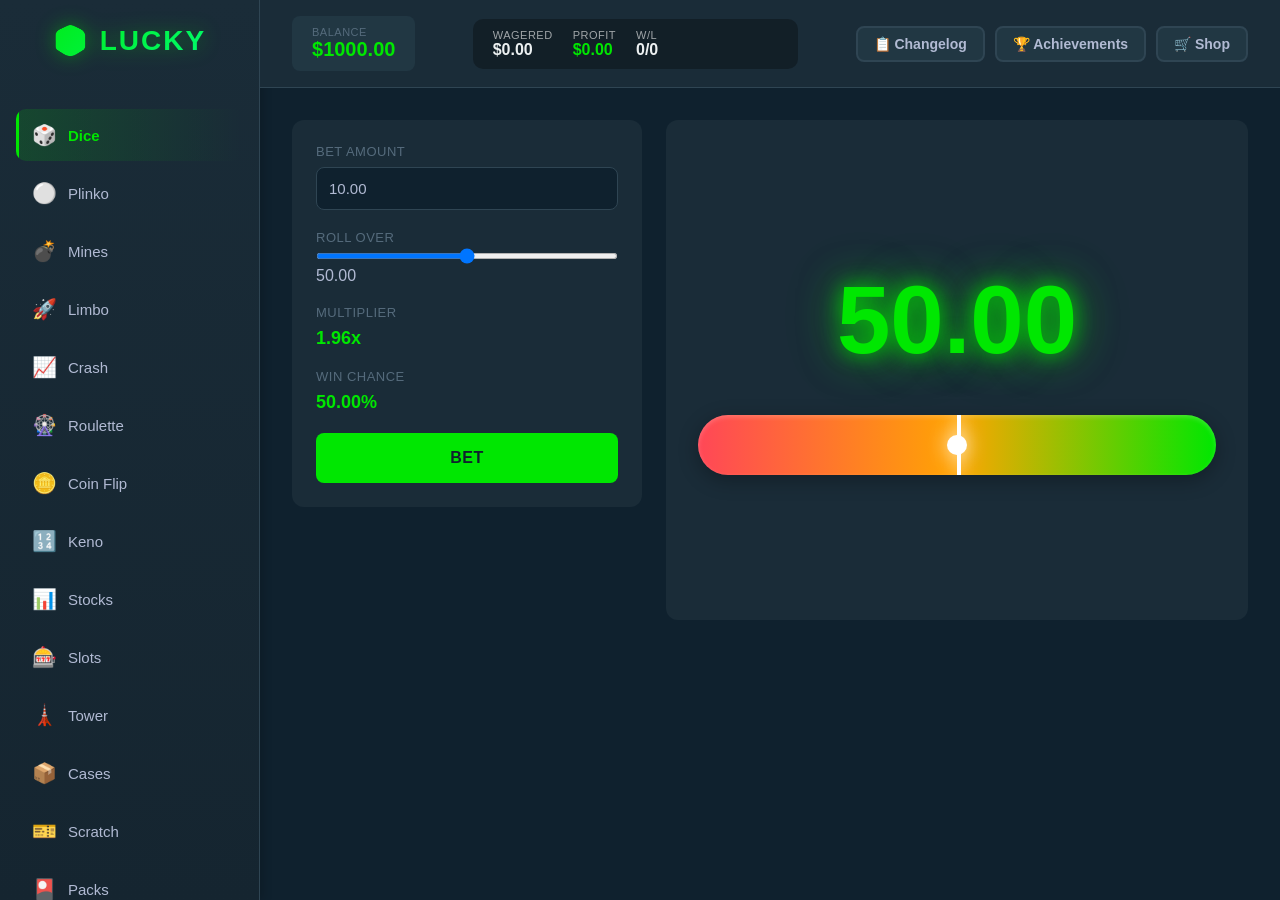
<file: backups/backup_20260304_192331/index.html>
<!DOCTYPE html>
<html lang="en">
<head>
<meta charset="UTF-8"> <meta name="viewport" content="width=device-width, initial-scale=1.0"> <title>Lucky Games - Entertainment Only</title>
<link rel="icon" type="image/png" href="images/Icon.png">
<link rel="stylesheet" href="style.css">
</head>
<body>
<div id="toast-container">
</div>
<div class="sidebar">
<div class="logo sticky-logo" onclick="showGameSelection()" style="cursor: pointer;">
🎲 LUCKY</div>
<nav class="nav-menu">
<button class="nav-item active" onclick="showGame('dice')">
<span class="icon">🎲</span>
Dice</button>
<button class="nav-item" onclick="showGame('plinko')">
<span class="icon">⚪</span>
Plinko</button>
<button class="nav-item" onclick="showGame('mines')">
<span class="icon">💣</span>
Mines</button>
<button class="nav-item" onclick="showGame('limbo')">
<span class="icon">🚀</span>
Limbo</button>
<button class="nav-item" onclick="showGame('crash')">
<span class="icon">📈</span>
Crash</button>
<button class="nav-item" onclick="showGame('roulette')">
<span class="icon">🎡</span>
Roulette</button>
<button class="nav-item" onclick="showGame('coinflip')">
<span class="icon">🪙</span>
Coin Flip</button>
<button class="nav-item" onclick="showGame('keno')">
<span class="icon">🔢</span>
Keno</button>
<button class="nav-item" onclick="showGame('stocks')">
<span class="icon">📊</span>
Stocks</button>
<button class="nav-item" onclick="showGame('slots')">
<span class="icon">🎰</span>
Slots</button>
<button class="nav-item" onclick="showGame('tower')">
<span class="icon">🗼</span>
Tower</button>
<button class="nav-item" onclick="showGame('cases')">
<span class="icon">📦</span>
Cases</button>
<button class="nav-item" onclick="showGame('scratch')">
<span class="icon">🎫</span>
Scratch</button>
<button class="nav-item" onclick="showGame('packs')">
<span class="icon">🎴</span>
Packs</button>
<button class="nav-item" onclick="showGame('pump')">
<span class="icon">🎈</span>
Pump</button>
<button class="nav-item" onclick="showGame('drill')">
<span class="icon">🔨</span>
Drill</button>
<button class="nav-item" onclick="showGame('diamonds')">
<span class="icon">💎</span>
Diamonds</button>
<button class="nav-item" onclick="showGame('darts')">
<span class="icon">🎯</span>
Darts</button>
<button class="nav-item" onclick="showGame('chicken')">
<span class="icon">🐔</span>
Chicken</button>
<button class="nav-item" onclick="showGame('hilo')">
<span class="icon">🃏</span>
Hi-Lo</button>
<button class="nav-item" onclick="showGame('tarot')">
<span class="icon">🔮</span>
Tarot</button>
<button class="nav-item" onclick="showGame('snakes')">
<span class="icon">🐍</span>
Snakes</button>
<button class="nav-item" onclick="showGame('blackjack')">
<span class="icon">🃏</span>
Blackjack</button>
<button class="nav-item" onclick="showGame('baccarat')">
<span class="icon">🎴</span>
Baccarat</button>
<button class="nav-item" onclick="showGame('videopoker')">
<span class="icon">🂡</span>
Video Poker</button>
<button class="nav-item" onclick="showGame('rps')">
<span class="icon">✊</span>
RPS</button>
</nav>
<div class="disclaimer">
For Entertainment Only<br>No Real Money</div>
</div>
<div class="main-content">
<header class="top-bar">
<div class="balance-container">
<span class="balance-label">Balance</span>
<span class="balance-amount">$<span id="balance">1000.00</span>
</span>
</div>
<div class="stats-container" onclick="toggleStatsPanel()">
<div class="stats-summary">
<div class="stats-item">
<span class="stats-label">Wagered</span>
<span class="stats-value" id="total-wagered">$0.00</span>
</div>
<div class="stats-item">
<span class="stats-label">Profit</span>
<span class="stats-value profit" id="total-profit">$0.00</span>
</div>
<div class="stats-item">
<span class="stats-label">W/L</span>
<span class="stats-value" id="win-loss-ratio">0/0</span>
</div>
</div>
<div class="stats-graph-mini" id="stats-graph-mini">
<canvas id="mini-graph-canvas" width="100" height="30"></canvas>
</div>
</div>
<div class="music-controls">
<button class="music-btn" id="music-toggle" onclick="toggleMusic()" style="display:none;">
🎵 Music: OFF</button>
<div class="music-selector-container" id="music-selector-container" style="display:none;">
<button class="music-btn" id="music-selector-btn" onclick="toggleMusicSelector()">
🎵</button>
<div class="music-dropdown" id="music-dropdown" style="display:none;">
<select id="music-track-select" onchange="changeMusicFromDropdown()">
<option value="none">No Music</option>
</select>
</div>
</div>
<button class="music-btn" onclick="openChangelog()">
📋 Changelog</button>
<button class="music-btn" onclick="openAchievements()">
🏆 Achievements</button>
<button class="music-btn" onclick="openShop()">
🛒 Shop</button>
</div>
</header>

<!-- Stats Panel Modal -->
<div id="stats-panel" class="modal" style="display:none;">
<div class="modal-content stats-modal-content">
<div class="modal-header">
<h2>📊 Session Statistics</h2>
<button class="close-btn" onclick="closeStatsPanel()">✕</button>
</div>
<div class="stats-panel-body">
<div class="stats-overview">
<div class="stat-card">
<div class="stat-card-label">Total Wagered</div>
<div class="stat-card-value" id="panel-wagered">$0.00</div>
</div>
<div class="stat-card">
<div class="stat-card-label">Total Won</div>
<div class="stat-card-value green" id="panel-won">$0.00</div>
</div>
<div class="stat-card">
<div class="stat-card-label">Total Lost</div>
<div class="stat-card-value red" id="panel-lost">$0.00</div>
</div>
<div class="stat-card">
<div class="stat-card-label">Net Profit</div>
<div class="stat-card-value profit-value" id="panel-profit">$0.00</div>
</div>
<div class="stat-card">
<div class="stat-card-label">Wins</div>
<div class="stat-card-value" id="panel-wins">0</div>
</div>
<div class="stat-card">
<div class="stat-card-label">Losses</div>
<div class="stat-card-value" id="panel-losses">0</div>
</div>
</div>
<div class="stats-graph-container">
<h3>Profit/Loss Graph</h3>
<canvas id="stats-graph-canvas" width="800" height="300"></canvas>
</div>
<button class="bet-button" onclick="resetStats()" style="margin-top: 20px;">Reset Statistics</button>
</div>
</div>
</div>
<div class="game-container">
<!-- Dice Game -->
<div id="dice-game" class="game-panel active">
<div class="game-controls">
<div class="control-group">
<label>Bet Amount</label>
<input type="number" id="dice-bet" value="10.00" step="0.01" min="0.01"> </div>
<div class="control-group">
<label>Roll Over</label>
<input type="range" id="dice-target" min="2" max="98" value="50"> <span id="dice-target-value">50.00</span>
</div>
<div class="control-group">
<label>Multiplier</label>
<span id="dice-multiplier" class="multiplier">1.98x</span>
</div>
<div class="control-group">
<label>Win Chance</label>
<span id="dice-chance" class="chance">50.00%</span>
</div>
<button class="bet-button" onclick="playDice()">
Bet</button>
<button class="bet-button" id="loaded-dice-btn" onclick="useLoadedDice()" style="background: #ffc800; display: none;">
🎲 Use Loaded Dice</button>
</div>
<div class="game-display">
<div class="dice-result-display">
<div class="dice-number" id="dice-number">
50.00</div>
<div class="dice-bar">
<div class="dice-target-line" id="dice-target-line">
</div>
<div class="dice-roll-indicator" id="dice-roll-indicator">
</div>
</div>
</div>
</div>
</div>
<!-- Plinko Game -->
<div id="plinko-game" class="game-panel">
<div class="game-controls">
<div class="control-group">
<label>Bet Amount</label>
<input type="number" id="plinko-bet" value="10.00" step="0.01" min="0.01"> </div>
<div class="control-group">
<label>Risk</label>
<select id="plinko-risk">
<option value="low">
Low</option>
<option value="medium" selected>
Medium</option>
<option value="high">
High</option>
</select>
</div>
<div class="control-group">
<label>Number of Balls</label>
<input type="number" id="plinko-balls" value="1" min="1" max="10">
<button class="max-button" onclick="document.getElementById('plinko-balls').value = 10">
Max</button>
</div>
<button class="bet-button" onclick="playPlinko()">
Drop Ball</button>
<button class="bet-button" id="lucky-plinko-btn" onclick="useLuckyPlinko()" style="background: #00e701; display: none;">
🍀 Use Lucky Plinko</button>
<button class="bet-button" id="plinko-magnet-btn" onclick="usePlinkoMagnet()" style="background: #ffc800; display: none;">
🎯 Use Plinko Magnet</button>
</div>
<div class="game-display">
<div style="width: 100%; max-width: 600px;">
<canvas id="plinko-canvas" width="600" height="550">
</canvas>
<div class="plinko-multipliers" id="plinko-multipliers">
</div>
</div>
</div>
</div>
<!-- Mines Game -->
<div id="mines-game" class="game-panel">
<div class="game-controls">
<div class="control-group">
<label>Bet Amount</label>
<input type="number" id="mines-bet" value="10.00" step="0.01" min="0.01"> </div>
<div class="control-group">
<label>Mines</label>
<select id="mines-count">
<option value="3">
3 Mines</option>
<option value="5" selected>
5 Mines</option>
<option value="10">
10 Mines</option>
<option value="15">
15 Mines</option>
</select>
</div>
<div class="control-group">
<label>Profit</label>
<span id="mines-profit" class="profit">$0.00</span>
</div>
<button class="bet-button" id="mines-start-btn" onclick="startMines()">
Bet</button>
<button class="cashout-button" id="mines-cashout-btn" onclick="cashoutMines()" style="display:none;">
Cashout</button>
<button class="bet-button" id="mine-detector-btn" onclick="useMineDetector()" style="background: #ffc800; display: none;">
💎 Use Mine Detector</button>
<button class="bet-button" id="mine-shield-btn" onclick="useMineShield()" style="background: #00e701; display: none;">
🛡️ Use Mine Shield</button>
</div>
<div class="game-display">
<div style="width: 100%; max-width: 550px;">
<div class="mines-grid" id="mines-grid">
</div>
</div>
</div>
</div>
<!-- Limbo Game -->
<div id="limbo-game" class="game-panel">
<div class="game-controls">
<div class="control-group">
<label>Bet Amount</label>
<input type="number" id="limbo-bet" value="10.00" step="0.01" min="0.01"> </div>
<div class="control-group">
<label>Target Multiplier</label>
<input type="number" id="limbo-target" value="2.00" step="0.01" min="1.01"> </div>
<button class="bet-button" onclick="playLimbo()">
Bet</button>
<button class="bet-button" id="limbo-boost-btn" onclick="useLimboBoost()" style="background: #00e701; display: none;">
⚡ Use Limbo Boost</button>
<button class="bet-button" id="limbo-precision-btn" onclick="useLimboPrecision()" style="background: #ffc800; display: none;">
🎯 Use Limbo Precision</button>
</div>
<div class="game-display">
<div class="limbo-display">
<div class="limbo-result" id="limbo-result">
1.00x</div>
<div class="limbo-status" id="limbo-status">
</div>
</div>
</div>
</div>
<!-- Crash Game -->
<div id="crash-game" class="game-panel">
<div class="game-controls">
<div class="control-group">
<label>Bet Amount</label>
<input type="number" id="crash-bet" value="10.00" step="0.01" min="0.01"> </div>
<div class="control-group">
<label>Auto Cashout</label>
<input type="number" id="crash-auto" value="2.00" step="0.01" min="1.01"> </div>
<button class="bet-button" id="crash-bet-btn" onclick="playCrash()">
Bet</button>
<button class="cashout-button" id="crash-cashout-btn" onclick="crashCashout()" style="display:none;">
Cashout</button>
<button class="bet-button" id="crash-insurance-btn" onclick="useCrashInsurance()" style="background: #ffc800; display: none;">
🛡️ Use Crash Insurance</button>
<button class="bet-button" id="moon-shot-btn" onclick="useMoonShot()" style="background: #00e701; display: none;">
🚀 Use Moon Shot</button>
</div>
<div class="game-display">
<div class="crash-display">
<div class="crash-multiplier" id="crash-multiplier">
1.00x</div>
<div class="crash-graph">
<canvas id="crash-canvas" width="660" height="300">
</canvas>
</div>
</div>
</div>
</div>
<!-- Roulette Game -->
<div id="roulette-game" class="game-panel">
<div class="game-controls">
<div class="control-group">
<label>Bet Amount</label>
<input type="number" id="roulette-bet" value="10.00" step="0.01" min="0.01"> </div>
<div class="control-group">
<label>Selected Bet</label>
<div id="roulette-selected-bet" style="color: #00e701; font-weight: 600;">
None</div>
</div>
<button class="bet-button" onclick="playRoulette()">
Spin</button>
<button class="bet-button" style="background: #556b7c;" onclick="clearRouletteBet()">
Clear Bet</button>
<button class="bet-button" id="roulette-vision-btn" onclick="useRouletteVision()" style="background: #ffc800; display: none;">
🔮 Use Roulette Vision</button>
<button class="bet-button" id="wheel-magnet-btn" onclick="useWheelMagnet()" style="background: #00e701; display: none;">
🧲 Use Wheel Magnet</button>
</div>
<div class="game-display">
<div class="roulette-display">
<!-- Betting Board -->
<div class="roulette-board">
<div class="board-section">
<div class="board-label">
Outside Bets</div>
<div class="color-bets">
<div class="bet-option color-red" onclick="selectRouletteBet('red', 2)">
<div class="bet-label">
RED</div>
<div class="bet-payout">
2x</div>
</div>
<div class="bet-option color-black" onclick="selectRouletteBet('black', 2)">
<div class="bet-label">
BLACK</div>
<div class="bet-payout">
2x</div>
</div>
<div class="bet-option" onclick="selectRouletteBet('even', 2)" style="background: #2c3e50;">
<div class="bet-label">
EVEN</div>
<div class="bet-payout">
2x</div>
</div>
<div class="bet-option" onclick="selectRouletteBet('odd', 2)" style="background: #2c3e50;">
<div class="bet-label">
ODD</div>
<div class="bet-payout">
2x</div>
</div>
<div class="bet-option" onclick="selectRouletteBet('low', 2)" style="background: #34495e;">
<div class="bet-label">
1-18</div>
<div class="bet-payout">
2x</div>
</div>
<div class="bet-option" onclick="selectRouletteBet('high', 2)" style="background: #34495e;">
<div class="bet-label">
19-36</div>
<div class="bet-payout">
2x</div>
</div>
</div>
</div>
<div class="board-section">
<div class="board-label">
Inside Bets - Numbers (36x)</div>
<div class="number-grid" id="roulette-number-grid">
</div>
</div>
<div class="board-section">
<div class="board-label">
Zero Bet</div>
<div class="color-bets">
<div class="bet-option color-green" onclick="selectRouletteBet('green', 2)">
<div class="bet-label">
0 (GREEN)</div>
<div class="bet-payout">
2x</div>
</div>
</div>
</div>
</div>
<div class="roulette-wheel-section">
<div class="roulette-container">
<div class="roulette-pointer">
</div>
<div class="roulette-wheel">
<div class="roulette-inner" id="roulette-inner">
</div>
<div class="roulette-center" id="roulette-center">
0</div>
</div>
</div>
<div class="roulette-result" id="roulette-result">
</div>
</div>
</div>
</div>
</div>
<!-- Coin Flip Game -->
<div id="coinflip-game" class="game-panel">
<div class="game-controls">
<div class="control-group">
<label>Bet Amount</label>
<input type="number" id="coinflip-bet" value="10.00" step="0.01" min="0.01"> </div>
<div class="control-group">
<label>Choose Side</label>
<div class="button-group">
<button class="choice-button active" id="heads-btn" onclick="selectCoin('heads')">
🟡 Heads</button>
<button class="choice-button" id="tails-btn" onclick="selectCoin('tails')">
🔵 Tails</button>
</div>
</div>
<button class="bet-button" onclick="playCoinFlip()">
Flip</button>
<button class="bet-button" id="biased-coin-btn" onclick="useBiasedCoin()" style="background: #ffc800; display: none;">
🧲 Use Biased Coin</button>
<button class="bet-button" id="lucky-coin-btn" onclick="useLuckyCoin()" style="background: #00e701; display: none;">
🍀 Use Lucky Coin</button>
</div>
<div class="game-display">
<div class="coin-display">
<div class="coin" id="coin">
<div class="coin-face coin-heads">
H</div>
<div class="coin-face coin-tails">
T</div>
</div>
<div class="coin-result" id="coin-result">
</div>
</div>
</div>
</div>
<!-- Keno Game -->
<div id="keno-game" class="game-panel">
<div class="game-controls">
<div class="control-group">
<label>Bet Amount</label>
<input type="number" id="keno-bet" value="10.00" step="0.01" min="0.01"> </div>
<div class="control-group">
<label>Selected: <span id="keno-selected">0</span>
/5</label>
</div>
<button class="bet-button" onclick="playKeno()">
Play</button>
<button class="bet-button" style="background: #556b7c;" onclick="clearKeno()">
Clear</button>
<button class="bet-button" id="keno-oracle-btn" onclick="useKenoOracle()" style="background: #ffc800; display: none;">
🔮 Use Keno Oracle</button>
<button class="bet-button" id="keno-master-btn" onclick="useKenoMaster()" style="background: #00e701; display: none;">
🎯 Use Keno Master</button>
</div>
<div class="game-display">
<div class="keno-grid" id="keno-grid">
</div>
</div>
</div>
<!-- Stocks Game -->
<div id="stocks-game" class="game-panel">
<div class="game-controls">
<div class="control-group">
<label>Investment Amount</label>
<input type="number" id="stocks-bet" value="100.00" step="0.01" min="0.01"> </div>
<div class="control-group">
<label>Stock</label>
<select id="stocks-choice">
<option value="btc">
Bitcoin (BTC) - Extreme Volatility</option>
<option value="eth">
Ethereum (ETH) - High Volatility</option>
<option value="tech">
Tech Corp - Medium Volatility</option>
<option value="stable">
Blue Chip - Low Volatility</option>
<option value="penny">
Penny Stock - Very High Risk</option>
<option value="gold">
Gold - Safe Haven</option>
<option value="meme">
Meme Stock - Unpredictable</option>
</select>
</div>
<div class="control-group">
<label>Current Price: $<span id="stock-price">100.00</span>
</label>
<label>Shares Owned: <span id="stock-shares">0</span>
</label>
</div>
<button class="bet-button" id="stock-buy-btn" onclick="buyStock()">
Buy</button>
<button class="cashout-button" id="stock-sell-btn" onclick="sellStock()">
Sell All</button>
<button class="bet-button" id="insider-trading-btn" onclick="useInsiderTrading()" style="background: #ffc800; display: none;">
📈 Use Insider Trading</button>
<button class="bet-button" id="bull-market-btn" onclick="useBullMarket()" style="background: #00e701; display: none;">
🐂 Use Bull Market</button>
</div>
<div class="game-display">
<div class="stocks-result-display">
<canvas id="stocks-canvas" width="700" height="400">
</canvas>
<div class="stock-info">
<div class="stock-stat">
<span class="stat-label">Portfolio Value</span>
<span class="stat-value" id="portfolio-value">$0.00</span>
</div>
<div class="stock-stat">
<span class="stat-label">Profit/Loss</span>
<span class="stat-value" id="profit-loss">$0.00</span>
</div>
</div>
</div>
</div>
</div>
<!-- Slots Game -->
<div id="slots-game" class="game-panel">
<div class="game-controls">
<div class="control-group">
<label>Slot Type</label>
<select id="slots-variant" onchange="changeSlotsVariant()">
<option value="3x3">
Classic 3x3</option>
<option value="3x5">
Modern 3x5</option>
</select>
</div>
<div class="control-group">
<label>Bet Amount</label>
<input type="number" id="slots-bet" value="10.00" step="0.01" min="0.01"> </div>
<button class="bet-button" onclick="playSlots()">
Spin</button>
<button class="bet-button" id="lucky-slots-btn" onclick="useLuckySlots()" style="background: #ffc800; display: none;">
🍀 Use Lucky Slots</button>
<button class="bet-button" id="diamond-reels-btn" onclick="useDiamondReels()" style="background: #00e701; display: none;">
💎 Use Diamond Reels</button>
<div class="control-group" style="margin-top: 20px;">
<label style="color: #ffc800;">Win Probabilities</label>
<div style="font-size: 12px; color: #b1bad3; line-height: 1.6;">
<div>
🍒🍒🍒 - 10x (8%)</div>
<div>
🔔🔔🔔 - 15x (6%)</div>
<div>
⭐⭐⭐ - 25x (4%)</div>
<div>
💎💎💎 - 50x (2%)</div>
<div>
7️⃣7️⃣7️⃣ - 100x (0.8%)</div>
<div style="margin-top: 8px; color: #00e701;">
Two Match - 2x (20%)</div>
</div>
</div>
</div>
<div class="game-display">
<div class="slots-result-display">
<div class="slots-reels" id="slots-reels-container">
<div class="slot-reel" id="slot-reel-1">
🍒</div>
<div class="slot-reel" id="slot-reel-2">
⭐</div>
<div class="slot-reel" id="slot-reel-3">
💎</div>
</div>
<div class="slots-result" id="slots-result">
</div>
</div>
</div>
</div>
<!-- Tower Game -->
<div id="tower-game" class="game-panel">
<div class="game-controls">
<div class="control-group">
<label>Bet Amount</label>
<input type="number" id="tower-bet" value="10.00" step="0.01" min="0.01"> </div>
<div class="control-group">
<label>Difficulty</label>
<select id="tower-difficulty">
<option value="easy">
Easy (3 safe)</option>
<option value="medium" selected>
Medium (2 safe)</option>
<option value="hard">
Hard (1 safe)</option>
</select>
</div>
<div class="control-group">
<label>Profit</label>
<span id="tower-profit" class="profit">$0.00</span>
</div>
<button class="bet-button" id="tower-start-btn" onclick="startTower()">
Start</button>
<button class="cashout-button" id="tower-cashout-btn" onclick="cashoutTower()" style="display:none;">
Cashout</button>
<button class="bet-button" id="tower-shield-btn" onclick="useTowerShield()" style="background: #ffc800; display: none;">
🛡️ Use Tower Shield</button>
<button class="bet-button" id="tower-vision-btn" onclick="useTowerVision()" style="background: #00e701; display: none;">
👁️ Use Tower Vision</button>
</div>
<div class="game-display">
<div class="tower-result-display">
<div class="tower-grid" id="tower-grid">
</div>
</div>
</div>
</div>
<!-- Case Opening Game -->
<div id="cases-game" class="game-panel">
<div class="game-controls">
<div class="control-group">
<label>Select Case</label>
<select id="case-type" onchange="updateCaseIcon()">
<option value="bronze">
Bronze Case - $10</option>
<option value="silver">
Silver Case - $25</option>
<option value="gold">
Gold Case - $50</option>
<option value="diamond">
Diamond Case - $100</option>
<option value="platinum">
Platinum Case - $250</option>
<option value="legendary">
Legendary Case - $500</option>
<option value="mythic">
Mythic Case - $1000</option>
</select>
</div>
<div class="control-group">
<label>Quantity</label>
<input type="number" id="case-quantity" value="1" min="1" max="10" step="1"> </div>
<button class="bet-button" onclick="openCase()">
Open Case</button>
</div>
<div class="game-display">
<div class="case-result-display">
<div class="case-animation" id="case-animation">
<div class="case-box" id="case-box">
📦</div>
<div class="case-spin-container" id="case-spin-container" style="display: none;">
<div class="case-spin-items" id="case-spin-items">
</div>
<div class="case-spin-selector">
</div>
</div>
</div>
<div class="case-result" id="case-result">
</div>
<div class="case-items" id="case-items">
</div>
</div>
</div>
</div>
<!-- Scratch Card Game -->
<div id="scratch-game" class="game-panel">
<div class="game-controls">
<div class="control-group">
<label>Card Type</label>
<select id="scratch-type">
<option value="classic">
Classic (Match 3)</option>
<option value="lucky">
Lucky (Match 1)</option>
<option value="mega">
Mega (Match 5)</option>
</select>
</div>
<div class="control-group">
<label>Card Price</label>
<select id="scratch-price">
<option value="5">
$5 Card</option>
<option value="10">
$10 Card</option>
<option value="25">
$25 Card</option>
<option value="50">
$50 Card</option>
<option value="100">
$100 Card</option>
<option value="250">
$250 Card</option>
<option value="500">
$500 Card</option>
</select>
</div>
<button class="bet-button" onclick="buyScratchCard()">
Buy Card</button>
</div>
<div class="game-display">
<div class="scratch-result-display">
<div class="scratch-card" id="scratch-card">
<div class="scratch-card-header">
<div class="scratch-card-title">
🎫 LUCKY SCRATCH 🎫</div>
<div class="scratch-card-subtitle" id="scratch-subtitle">
Match 3 to Win!</div>
</div>
<div class="scratch-symbols" id="scratch-symbols">
</div>
<div class="scratch-overlay" id="scratch-overlay">
</div>
</div>
<div class="scratch-result" id="scratch-result">
</div>
</div>
</div>
</div>

<!-- Packs Game -->
<div id="packs-game" class="game-panel">
<div class="game-controls">
<div class="control-group">
<label>Pack Type</label>
<select id="pack-type" onchange="updatePackPreview()">
<option value="starter">Starter Pack - $20</option>
<option value="premium">Premium Pack - $50</option>
<option value="elite">Elite Pack - $100</option>
<option value="legendary">Legendary Pack - $250</option>
<option value="mythic">Mythic Pack - $500</option>
<option value="cosmic">Cosmic Pack - $1000</option>
</select>
</div>
<div class="control-group">
<label>Quantity</label>
<input type="number" id="pack-quantity" value="1" min="1" max="5" step="1">
</div>
<button class="bet-button" onclick="openPack()">
Open Pack</button>
<button class="bet-button" style="background: #556b7c;" onclick="togglePackCollection()">
📊 Collection</button>
</div>
<div class="game-display">
<div class="packs-result-display">
<div class="pack-animation" id="pack-animation">
<div class="pack-box pack-starter" id="pack-box">
<div class="pack-lid"></div>
<div class="pack-body"></div>
</div>
</div>
<div class="pack-cards" id="pack-cards"></div>
<div class="pack-result" id="pack-result"></div>
</div>
</div>
</div>

<!-- Pack Collection Modal -->
<div id="pack-collection-modal" class="modal">
<div class="modal-content">
<div class="modal-header">
<h2>📊 Pack Collection</h2>
<button class="close-btn" onclick="togglePackCollection()">✕</button>
</div>
<div class="pack-collection-grid">
<div class="collection-pack">
<h3>Starter Pack - $20</h3>
<div class="collection-chances">
<div class="chance-item">Common: 70% (💵 $1-3)</div>
<div class="chance-item">Rare: 25% (💰 $5-12)</div>
<div class="chance-item">Epic: 4% (💎 $15-35)</div>
<div class="chance-item">Legendary: 1% (👑 $50-120)</div>
</div>
</div>
<div class="collection-pack">
<h3>Premium Pack - $50</h3>
<div class="collection-chances">
<div class="chance-item">Common: 50% (💵 $1-3)</div>
<div class="chance-item">Rare: 35% (💰 $5-12)</div>
<div class="chance-item">Epic: 12% (💎 $15-35)</div>
<div class="chance-item">Legendary: 3% (👑 $50-120)</div>
</div>
</div>
<div class="collection-pack">
<h3>Elite Pack - $100</h3>
<div class="collection-chances">
<div class="chance-item">Common: 30% (💵 $1-3)</div>
<div class="chance-item">Rare: 45% (💰 $5-12)</div>
<div class="chance-item">Epic: 20% (💎 $15-35)</div>
<div class="chance-item">Legendary: 5% (👑 $50-120)</div>
</div>
</div>
<div class="collection-pack">
<h3>Legendary Pack - $250</h3>
<div class="collection-chances">
<div class="chance-item">Common: 10% (💵 $1-3)</div>
<div class="chance-item">Rare: 40% (💰 $5-12)</div>
<div class="chance-item">Epic: 35% (💎 $15-35)</div>
<div class="chance-item">Legendary: 15% (👑 $50-120)</div>
</div>
</div>
<div class="collection-pack">
<h3>Mythic Pack - $500</h3>
<div class="collection-chances">
<div class="chance-item">Rare: 30% (💰 $10-20)</div>
<div class="chance-item">Epic: 45% (💎 $30-60)</div>
<div class="chance-item">Legendary: 20% (👑 $100-200)</div>
<div class="chance-item">Mythic: 5% (⭐ $200-400)</div>
</div>
</div>
<div class="collection-pack">
<h3>Cosmic Pack - $1000</h3>
<div class="collection-chances">
<div class="chance-item">Epic: 35% (💎 $50-100)</div>
<div class="chance-item">Legendary: 40% (👑 $200-400)</div>
<div class="chance-item">Mythic: 20% (⭐ $500-900)</div>
<div class="chance-item">Cosmic: 5% (🌟 $1000-2000)</div>
</div>
</div>
</div>
</div>
</div>

<!-- Pump Game -->
<div id="pump-game" class="game-panel">
<div class="game-controls">
<div class="control-group">
<label>Bet Amount</label>
<input type="number" id="pump-bet" value="10.00" step="0.01" min="0.01">
</div>
<div class="control-group">
<label>Current Multiplier</label>
<span id="pump-multiplier" class="multiplier">1.00x</span>
</div>
<div class="control-group">
<label>Pumps: <span id="pump-count">0</span></label>
</div>
<button class="bet-button" id="pump-start-btn" onclick="startPump()">
Start</button>
<button class="bet-button" id="pump-pump-btn" onclick="pumpBalloon()" style="display:none;">
💨 Pump</button>
<button class="cashout-button" id="pump-cashout-btn" onclick="cashoutPump()" style="display:none;">
Cashout</button>
</div>
<div class="game-display">
<div class="pump-result-display">
<div class="balloon-container">
<div class="balloon" id="balloon">
<div class="balloon-body"></div>
<div class="balloon-highlight"></div>
<div class="balloon-shadow"></div>
</div>
<div class="balloon-string" id="balloon-string"></div>
</div>
<div class="pump-stats">
<div class="pump-stat">
<span class="stat-label">Pop Chance</span>
<span class="stat-value" id="pump-pop-chance">5%</span>
</div>
</div>
<div class="pump-result" id="pump-result"></div>
</div>
</div>
</div>

<!-- Drill Game -->
<div id="drill-game" class="game-panel">
<div class="game-controls">
<div class="control-group">
<label>Bet Amount</label>
<input type="number" id="drill-bet" value="10.00" step="0.01" min="0.01">
</div>
<div class="control-group">
<label>Target Multiplier</label>
<input type="number" id="drill-target" value="2.00" step="0.1" min="1.1" max="100">
</div>
<div class="control-group">
<label>Select Drill</label>
<div class="drill-selection" id="drill-selection">
<button class="drill-choice" onclick="selectDrill(0)">⛏️ Drill 1</button>
<button class="drill-choice" onclick="selectDrill(1)">🔩 Drill 2</button>
<button class="drill-choice" onclick="selectDrill(2)">🪓 Drill 3</button>
</div>
</div>
<button class="bet-button" id="drill-start-btn" onclick="startDrill()">
Start</button>
</div>
<div class="game-display">
<div class="drill-result-display">
<div class="drill-paths" id="drill-paths">
<div class="drill-path">
<div class="drill-icon">⛏️</div>
<div class="drill-progress" id="drill-progress-0"></div>
</div>
<div class="drill-path">
<div class="drill-icon">🔩</div>
<div class="drill-progress" id="drill-progress-1"></div>
</div>
<div class="drill-path">
<div class="drill-icon">🪓</div>
<div class="drill-progress" id="drill-progress-2"></div>
</div>
</div>
<div class="drill-result" id="drill-result"></div>
</div>
</div>
</div>

<!-- Diamonds Game -->
<div id="diamonds-game" class="game-panel">
<div class="game-controls">
<div class="control-group">
<label>Bet Amount</label>
<input type="number" id="diamonds-bet" value="10.00" step="0.01" min="0.01">
</div>
<button class="bet-button" onclick="playDiamonds()">Roll Gems</button>
</div>
<div class="game-display">
<div class="diamonds-result-display">
<div class="gems-container" id="gems-container">
<div class="gem">💎</div>
<div class="gem">💎</div>
<div class="gem">💎</div>
<div class="gem">💎</div>
<div class="gem">💎</div>
</div>
<div class="diamonds-result" id="diamonds-result"></div>
</div>
</div>
</div>

<!-- Darts Game -->
<div id="darts-game" class="game-panel">
<div class="game-controls">
<div class="control-group">
<label>Bet Amount</label>
<input type="number" id="darts-bet" value="10.00" step="0.01" min="0.01">
</div>
<div class="control-group">
<label>Difficulty</label>
<select id="darts-difficulty">
<option value="easy">Easy</option>
<option value="medium" selected>Medium</option>
<option value="hard">Hard</option>
<option value="expert">Expert</option>
</select>
</div>
<button class="bet-button" onclick="throwDart()">Throw Dart</button>
</div>
<div class="game-display">
<div class="darts-result-display">
<div class="dartboard-wrapper">
<div class="dartboard-simple" id="dartboard-simple">
<!-- Outer ring (gray) -->
<div class="dart-ring outer-ring"></div>
<!-- Mid ring (orange) -->
<div class="dart-ring mid-ring"></div>
<!-- Inner ring (yellow) -->
<div class="dart-ring inner-ring"></div>
<!-- Bullseye (green) -->
<div class="dart-ring bullseye-ring"></div>
<div class="dart-simple" id="dart-simple" style="display:none;">
<div class="dart-point"></div>
</div>
</div>
<div class="dart-hit-text" id="dart-hit-text"></div>
</div>
<div class="dart-multiplier-box">
<div class="multiplier-label">MULTIPLIER</div>
<div class="multiplier-value-large" id="multiplier-value-large">0.00x</div>
</div>
<div class="darts-result" id="darts-result"></div>
</div>
</div>
</div>

<!-- Chicken Game -->
<div id="chicken-game" class="game-panel">
<div class="game-controls">
<div class="control-group">
<label>Bet Amount</label>
<input type="number" id="chicken-bet" value="10.00" step="0.01" min="0.01">
</div>
<div class="control-group">
<label>Difficulty</label>
<select id="chicken-difficulty">
<option value="easy">Easy (Low Risk)</option>
<option value="medium" selected>Medium</option>
<option value="hard">Hard (High Risk)</option>
</select>
</div>
<button class="bet-button" id="chicken-start-btn" onclick="startChicken()">Start</button>
<button class="bet-button" id="chicken-hop-btn" onclick="chickenHop()" style="display:none;">Cross Lane</button>
<button class="cashout-button" id="chicken-cashout-btn" onclick="chickenCashout()" style="display:none;">Cash Out</button>
</div>
<div class="game-display">
<div class="chicken-result-display">
<div class="chicken-viewport" id="chicken-viewport">
<div class="chicken-world" id="chicken-world">
<!-- Start zone -->
<div class="chicken-zone start-zone">START</div>
<!-- Road lanes will be generated dynamically -->
<div class="chicken-icon" id="chicken-icon">🐔</div>
</div>
</div>
<div class="chicken-stats">
<div>Risk: <span id="chicken-risk">10%</span></div>
<div>Multiplier: <span id="chicken-multiplier">1.00x</span></div>
<div>Potential Win: $<span id="chicken-potential">0.00</span></div>
</div>
<div class="chicken-result" id="chicken-result"></div>
</div>
</div>
</div>

<!-- Hi-Lo Game -->
<div id="hilo-game" class="game-panel">
<div class="game-controls">
<div class="control-group">
<label>Bet Amount</label>
<input type="number" id="hilo-bet" value="10.00" step="0.01" min="0.01">
</div>
<button class="bet-button" id="hilo-start-btn" onclick="startHilo()">Start Game</button>
<button class="cashout-button" id="hilo-cashout-btn" onclick="hiloCashout()" style="display:none;">Cash Out</button>
</div>
<div class="game-display">
<div class="hilo-display">
<div class="hilo-card-area">
<div class="hilo-card" id="hilo-current-card">
<div class="card-value">?</div>
</div>
</div>
<div class="hilo-buttons" id="hilo-buttons" style="display:none;">
<button class="hilo-choice-btn lower" onclick="hiloGuess('lower')">
<span>▼</span><br>LOWER
</button>
<button class="hilo-choice-btn higher" onclick="hiloGuess('higher')">
<span>▲</span><br>HIGHER
</button>
</div>
<div class="hilo-stats">
<div>Cards: <span id="hilo-cards">0</span></div>
<div>Multiplier: <span id="hilo-multiplier">1.00x</span></div>
<div>Potential Win: $<span id="hilo-potential">0.00</span></div>
</div>
<div class="hilo-result" id="hilo-result"></div>
</div>
</div>
</div>

<!-- Tarot Game -->
<div id="tarot-game" class="game-panel">
<div class="game-controls">
<div class="control-group">
<label>Bet Amount</label>
<input type="number" id="tarot-bet" value="10.00" step="0.01" min="0.01">
</div>
<div class="control-group">
<label>Risk Level</label>
<select id="tarot-risk">
<option value="easy">Easy</option>
<option value="medium" selected>Medium</option>
<option value="hard">Hard</option>
<option value="expert">Expert</option>
</select>
</div>
<button class="bet-button" id="tarot-play-btn" onclick="playTarot()">Reveal Cards</button>
</div>
<div class="game-display">
<div class="tarot-display">
<div class="tarot-cards">
<div class="tarot-card" id="tarot-card-1">
<div class="card-back">🔮</div>
</div>
<div class="tarot-card major" id="tarot-card-2">
<div class="card-back">✨</div>
</div>
<div class="tarot-card" id="tarot-card-3">
<div class="card-back">🔮</div>
</div>
</div>
<div class="tarot-result" id="tarot-result"></div>
</div>
</div>
</div>

<!-- Snakes Game -->
<div id="snakes-game" class="game-panel">
<div class="game-controls">
<div class="control-group">
<label>Bet Amount</label>
<input type="number" id="snakes-bet" value="10.00" step="0.01" min="0.01">
</div>
<div class="control-group">
<label>Risk Level</label>
<select id="snakes-risk">
<option value="easy">Easy</option>
<option value="medium" selected>Medium</option>
<option value="hard">Hard</option>
</select>
</div>
<button class="bet-button" id="snakes-play-btn" onclick="playSnakes()">Roll Dice</button>
</div>
<div class="game-display">
<div class="snakes-display">
<div class="snakes-board" id="snakes-board">
<!-- 12 tiles will be generated -->
</div>
<div class="snakes-dice-area">
<div class="dice-display">
<div class="die" id="die-1">?</div>
<div class="die" id="die-2">?</div>
</div>
<div class="snakes-stats">
<div>Position: <span id="snakes-position">0</span>/12</div>
<div>Multiplier: <span id="snakes-multiplier">0.00x</span></div>
</div>
</div>
<div class="snakes-result" id="snakes-result"></div>
</div>
</div>
</div>

<!-- Blackjack Game -->
<div id="blackjack-game" class="game-panel">
<div class="game-controls">
<div class="control-group">
<label>Bet Amount</label>
<input type="number" id="blackjack-bet" value="10.00" step="0.01" min="0.01">
</div>
<button class="bet-button" id="blackjack-deal-btn" onclick="dealBlackjack()">Deal</button>
<button class="bet-button" id="blackjack-hit-btn" onclick="hitBlackjack()" style="display:none;">Hit</button>
<button class="bet-button" id="blackjack-stand-btn" onclick="standBlackjack()" style="display:none;">Stand</button>
<button class="bet-button" id="blackjack-double-btn" onclick="doubleBlackjack()" style="display:none;">Double Down</button>
<button class="bet-button" id="blackjack-split-btn" onclick="splitBlackjack()" style="display:none;">Split</button>
</div>
<div class="game-display">
<div class="blackjack-display">
<div class="blackjack-dealer">
<div class="blackjack-label">Dealer</div>
<div class="blackjack-cards" id="dealer-cards"></div>
<div class="blackjack-total" id="dealer-total">0</div>
</div>
<div class="blackjack-player">
<div class="blackjack-label">Player</div>
<div class="blackjack-hands-container" id="blackjack-hands-container">
<div class="blackjack-hand">
<div class="blackjack-cards" id="player-cards"></div>
<div class="blackjack-total" id="player-total">0</div>
</div>
</div>
</div>
<div class="blackjack-result" id="blackjack-result"></div>
</div>
</div>
</div>

<!-- Baccarat Game -->
<div id="baccarat-game" class="game-panel">
<div class="game-controls">
<div class="control-group">
<label>Bet Amount</label>
<input type="number" id="baccarat-bet" value="10.00" step="0.01" min="0.01">
</div>
<button class="bet-button" onclick="selectBaccaratBet('player')">
Bet on Player (2x)</button>
<button class="bet-button" onclick="selectBaccaratBet('banker')">
Bet on Banker (1.95x)</button>
<button class="bet-button" onclick="selectBaccaratBet('tie')">
Bet on Tie (8x)</button>
</div>
<div class="game-display">
<div class="baccarat-display">
<div class="baccarat-hands">
<div class="baccarat-hand">
<div class="hand-label">PLAYER</div>
<div class="baccarat-cards" id="baccarat-player-cards"></div>
<div class="hand-total" id="baccarat-player-total">0</div>
</div>
<div class="baccarat-hand">
<div class="hand-label">BANKER</div>
<div class="baccarat-cards" id="baccarat-banker-cards"></div>
<div class="hand-total" id="baccarat-banker-total">0</div>
</div>
</div>
<div class="baccarat-result" id="baccarat-result"></div>
</div>
</div>
</div>

<!-- Video Poker Game -->
<div id="videopoker-game" class="game-panel">
<div class="game-controls">
<div class="control-group">
<label>Bet Amount</label>
<input type="number" id="videopoker-bet" value="10.00" step="0.01" min="0.01">
</div>
<button class="bet-button" id="videopoker-deal-btn" onclick="dealVideoPoker()">
Deal</button>
<button class="bet-button" id="videopoker-draw-btn" onclick="drawVideoPoker()" style="display:none;">
Draw</button>
</div>
<div class="game-display">
<div class="videopoker-display">
<div class="poker-cards" id="poker-cards"></div>
<div class="poker-result" id="poker-result"></div>
<div class="poker-paytable">
<div class="paytable-title">PAYTABLE</div>
<div class="paytable-row"><span>Royal Flush</span><span>250x</span></div>
<div class="paytable-row"><span>Straight Flush</span><span>50x</span></div>
<div class="paytable-row"><span>Four of a Kind</span><span>25x</span></div>
<div class="paytable-row"><span>Full House</span><span>9x</span></div>
<div class="paytable-row"><span>Flush</span><span>6x</span></div>
<div class="paytable-row"><span>Straight</span><span>4x</span></div>
<div class="paytable-row"><span>Three of a Kind</span><span>3x</span></div>
<div class="paytable-row"><span>Two Pair</span><span>2x</span></div>
<div class="paytable-row"><span>Jacks or Better</span><span>1x</span></div>
</div>
</div>
</div>
</div>

<!-- Rock Paper Scissors Game -->
<div id="rps-game" class="game-panel">
<div class="game-controls">
<div class="control-group">
<label>Bet Amount</label>
<input type="number" id="rps-bet" value="10.00" step="0.01" min="0.01">
</div>
<div class="rps-choices">
<button class="rps-choice" onclick="playRPS('rock')">
<span class="rps-icon">✊</span>
<span>Rock</span>
</button>
<button class="rps-choice" onclick="playRPS('paper')">
<span class="rps-icon">✋</span>
<span>Paper</span>
</button>
<button class="rps-choice" onclick="playRPS('scissors')">
<span class="rps-icon">✌️</span>
<span>Scissors</span>
</button>
</div>
</div>
<div class="game-display">
<div class="rps-display">
<div class="rps-battle">
<div class="rps-player">
<div class="battle-label">YOU</div>
<div class="battle-choice" id="player-choice">?</div>
</div>
<div class="rps-vs">VS</div>
<div class="rps-opponent">
<div class="battle-label">HOUSE</div>
<div class="battle-choice" id="house-choice">?</div>
</div>
</div>
<div class="rps-result" id="rps-result"></div>
<div class="rps-streak-info">
<div class="streak-stat">
<span class="streak-label">Current Streak:</span>
<span class="streak-value" id="rps-streak">0</span>
</div>
<div class="streak-stat">
<span class="streak-label">Multiplier:</span>
<span class="streak-multiplier" id="rps-multiplier">1.00x</span>
</div>
<div class="streak-stat">
<span class="streak-label">Potential Win:</span>
<span class="streak-potential" id="rps-potential">$0.00</span>
</div>
</div>
<button class="bet-button cashout-btn" id="rps-cashout-btn" onclick="cashoutRPS()" style="display:none; background: #00e701;">
💰 Cash Out
</button>
</div>
</div>
</div>
</div>
</div>
</div>
</div>

<!-- Slide Game -->
</div>

<!-- Music Shop Modal -->
<div id="shop-modal" class="modal">
<div class="modal-content">
<div class="modal-header">
<h2>🛒 Shop</h2>
<button class="close-btn" onclick="closeShop()">
✕</button>
</div>
<!-- Music Section -->
<div class="shop-section">
<h3 class="shop-section-title">🎵 Music Tracks</h3>
<div class="shop-items">
<div class="shop-item" data-track="1">
<div class="track-info">
<span class="track-icon">🌊</span>
<div>
<div class="track-name">
Chill Vibes</div>
<div class="track-status locked">
🔒 Locked</div>
</div>
</div>
<div class="track-buttons">
<button class="preview-btn" onclick="previewTrack(1)" title="Preview Track">
🎧</button>
<button class="buy-btn" onclick="buyTrack(1)">
Buy $50</button>
</div>
</div>
<div class="shop-item" data-track="2">
<div class="track-info">
<span class="track-icon">☁️</span>
<div>
<div class="track-name">
Lofi Dreams</div>
<div class="track-status locked">
🔒 Locked</div>
</div>
</div>
<div class="track-buttons">
<button class="preview-btn" onclick="previewTrack(2)" title="Preview Track">
🎧</button>
<button class="buy-btn" onclick="buyTrack(2)">
Buy $75</button>
</div>
</div>
<div class="shop-item" data-track="3">
<div class="track-info">
<span class="track-icon">🌙</span>
<div>
<div class="track-name">
Midnight Groove</div>
<div class="track-status locked">
🔒 Locked</div>
</div>
</div>
<div class="track-buttons">
<button class="preview-btn" onclick="previewTrack(3)" title="Preview Track">
🎧</button>
<button class="buy-btn" onclick="buyTrack(3)">
Buy $100</button>
</div>
</div>
<div class="shop-item" data-track="4">
<div class="track-info">
<span class="track-icon">🌅</span>
<div>
<div class="track-name">
Sunset Waves</div>
<div class="track-status locked">
🔒 Locked</div>
</div>
</div>
<div class="track-buttons">
<button class="preview-btn" onclick="previewTrack(4)" title="Preview Track">
🎧</button>
<button class="buy-btn" onclick="buyTrack(4)">
Buy $150</button>
</div>
</div>
<div class="shop-item" data-track="5">
<div class="track-info">
<span class="track-icon">🎰</span>
<div>
<div class="track-name">
Casino Royale</div>
<div class="track-status locked">
🔒 Locked</div>
</div>
</div>
<div class="track-buttons">
<button class="preview-btn" onclick="previewTrack(5)" title="Preview Track">
🎧</button>
<button class="buy-btn" onclick="buyTrack(5)">
Buy $200</button>
</div>
</div>
<div class="shop-item" data-track="6">
<div class="track-info">
<span class="track-icon">✨</span>
<div>
<div class="track-name">
Hotel Lobby</div>
<div class="track-status locked">
🔒 Locked</div>
</div>
</div>
<div class="track-buttons">
<button class="preview-btn" onclick="previewTrack(6)" title="Preview Track">
🎧</button>
<button class="buy-btn" onclick="buyTrack(6)">
Buy $250</button>
</div>
</div>
<div class="shop-item" data-track="7">
<div class="track-info">
<span class="track-icon">🎼</span>
<div>
<div class="track-name">
Choral Chambers</div>
<div class="track-status locked">
🔒 Locked</div>
</div>
</div>
<div class="track-buttons">
<button class="preview-btn" onclick="previewTrack(7)" title="Preview Track">
🎧</button>
<button class="buy-btn" onclick="buyTrack(7)">
Buy $300</button>
</div>
</div>
<div class="shop-item" data-track="777">
<div class="track-info">
<span class="track-icon">🎰</span>
<div>
<div class="track-name">
Admiring You (Legendary)</div>
<div class="track-status locked">
🔒 Locked</div>
</div>
</div>
<div class="track-buttons">
<button class="preview-btn" onclick="previewTrack(777)" title="Preview Track">
🎧</button>
<button class="buy-btn legendary" onclick="buyTrack(777)">
Buy $777</button>
</div>
</div>
</div>
</div>
<div class="shop-divider">
</div>
<!-- Dice Upgrades -->
<div class="shop-section">
<h3 class="shop-section-title">🎲 Dice Upgrades</h3>
<div class="shop-items">
<div class="shop-item">
<div class="track-info">
<span class="track-icon">🎲</span>
<div>
<div class="track-name">
Loaded Dice</div>
<div class="track-status">
Next roll guaranteed win • Owned: <span id="upgrade-diceBoost">0</span>
</div>
</div>
</div>
<button class="buy-btn" onclick="buyUpgrade('diceBoost')">
Buy $150</button>
</div>
<div class="shop-item">
<div class="track-info">
<span class="track-icon">🎯</span>
<div>
<div class="track-name">
Perfect Roll</div>
<div class="track-status">
+10% win chance on all rolls • Owned: <span id="upgrade-dicePerfect">0</span>
</div>
</div>
</div>
<button class="buy-btn" onclick="buyUpgrade('dicePerfect')">
Buy $200</button>
</div>
</div>
</div>
<div class="shop-divider">
</div>
<!-- Plinko Upgrades -->
<div class="shop-section">
<h3 class="shop-section-title">⚪ Plinko Upgrades</h3>
<div class="shop-items">
<div class="shop-item">
<div class="track-info">
<span class="track-icon">🍀</span>
<div>
<div class="track-name">
Lucky Plinko</div>
<div class="track-status">
Next drop guaranteed high multiplier • Owned: <span id="upgrade-plinkoLuck">0</span>
</div>
</div>
</div>
<button class="buy-btn" onclick="buyUpgrade('plinkoLuck')">
Buy $250</button>
</div>
<div class="shop-item">
<div class="track-info">
<span class="track-icon">🎯</span>
<div>
<div class="track-name">
Plinko Magnet</div>
<div class="track-status">
Better multiplier targeting • Owned: <span id="upgrade-plinkoMagnet">0</span>
</div>
</div>
</div>
<button class="buy-btn" onclick="buyUpgrade('plinkoMagnet')">
Buy $300</button>
</div>
</div>
</div>
<div class="shop-divider">
</div>
<!-- Mines Upgrades -->
<div class="shop-section">
<h3 class="shop-section-title">💣 Mines Upgrades</h3>
<div class="shop-items">
<div class="shop-item">
<div class="track-info">
<span class="track-icon">💎</span>
<div>
<div class="track-name">
Mine Detector</div>
<div class="track-status">
Reveals 1 mine location • Owned: <span id="upgrade-minesReveal">0</span>
</div>
</div>
</div>
<button class="buy-btn" onclick="buyUpgrade('minesReveal')">
Buy $200</button>
</div>
<div class="shop-item">
<div class="track-info">
<span class="track-icon">🛡️</span>
<div>
<div class="track-name">
Mine Shield</div>
<div class="track-status">
One free mine hit protection • Owned: <span id="upgrade-minesShield">0</span>
</div>
</div>
</div>
<button class="buy-btn" onclick="buyUpgrade('minesShield')">
Buy $250</button>
</div>
</div>
</div>
<div class="shop-divider">
</div>
<!-- Stocks Upgrades -->
<div class="shop-section">
<h3 class="shop-section-title">📊 Stocks Upgrades</h3>
<div class="shop-items">
<div class="shop-item">
<div class="track-info">
<span class="track-icon">📈</span>
<div>
<div class="track-name">
Insider Trading</div>
<div class="track-status">
See next 60s of stock movement • Owned: <span id="upgrade-stocksInsider">0</span>
</div>
</div>
</div>
<button class="buy-btn" onclick="buyUpgrade('stocksInsider')">
Buy $300</button>
</div>
<div class="shop-item">
<div class="track-info">
<span class="track-icon">🐂</span>
<div>
<div class="track-name">
Bull Market</div>
<div class="track-status">
Force stock to go up for 30s • Owned: <span id="upgrade-stocksForceUp">0</span>
</div>
</div>
</div>
<button class="buy-btn" onclick="buyUpgrade('stocksForceUp')">
Buy $400</button>
</div>
</div>
</div>
<div class="shop-divider">
</div>
<!-- Crash Upgrades -->
<div class="shop-section">
<h3 class="shop-section-title">📈 Crash Upgrades</h3>
<div class="shop-items">
<div class="shop-item">
<div class="track-info">
<span class="track-icon">🛡️</span>
<div>
<div class="track-name">
Crash Insurance</div>
<div class="track-status">
Guaranteed 2x minimum on next round • Owned: <span id="upgrade-crashSafety">0</span>
</div>
</div>
</div>
<button class="buy-btn" onclick="buyUpgrade('crashSafety')">
Buy $350</button>
</div>
<div class="shop-item">
<div class="track-info">
<span class="track-icon">🚀</span>
<div>
<div class="track-name">
Moon Shot</div>
<div class="track-status">
Higher crash points • Owned: <span id="upgrade-crashMoon">0</span>
</div>
</div>
</div>
<button class="buy-btn" onclick="buyUpgrade('crashMoon')">
Buy $400</button>
</div>
</div>
</div>
<div class="shop-divider">
</div>
<!-- Limbo Upgrades -->
<div class="shop-section">
<h3 class="shop-section-title">🚀 Limbo Upgrades</h3>
<div class="shop-items">
<div class="shop-item">
<div class="track-info">
<span class="track-icon">⚡</span>
<div>
<div class="track-name">
Limbo Boost</div>
<div class="track-status">
Guaranteed to hit target on next bet • Owned: <span id="upgrade-limboBoost">0</span>
</div>
</div>
</div>
<button class="buy-btn" onclick="buyUpgrade('limboBoost')">
Buy $200</button>
</div>
<div class="shop-item">
<div class="track-info">
<span class="track-icon">🎯</span>
<div>
<div class="track-name">
Limbo Precision</div>
<div class="track-status">
Better odds on high targets • Owned: <span id="upgrade-limboPrecision">0</span>
</div>
</div>
</div>
<button class="buy-btn" onclick="buyUpgrade('limboPrecision')">
Buy $250</button>
</div>
</div>
</div>
<div class="shop-divider">
</div>
<!-- Roulette Upgrades -->
<div class="shop-section">
<h3 class="shop-section-title">🎡 Roulette Upgrades</h3>
<div class="shop-items">
<div class="shop-item">
<div class="track-info">
<span class="track-icon">🔮</span>
<div>
<div class="track-name">
Roulette Vision</div>
<div class="track-status">
See result before wheel stops • Owned: <span id="upgrade-rouletteVision">0</span>
</div>
</div>
</div>
<button class="buy-btn" onclick="buyUpgrade('rouletteVision')">
Buy $500</button>
</div>
<div class="shop-item">
<div class="track-info">
<span class="track-icon">🧲</span>
<div>
<div class="track-name">
Wheel Magnet</div>
<div class="track-status">
Better odds on your bets • Owned: <span id="upgrade-rouletteMagnet">0</span>
</div>
</div>
</div>
<button class="buy-btn" onclick="buyUpgrade('rouletteMagnet')">
Buy $450</button>
</div>
</div>
</div>
<div class="shop-divider">
</div>
<!-- Slots Upgrades -->
<div class="shop-section">
<h3 class="shop-section-title">🎰 Slots Upgrades</h3>
<div class="shop-items">
<div class="shop-item">
<div class="track-info">
<span class="track-icon">🍀</span>
<div>
<div class="track-name">
Lucky Slots</div>
<div class="track-status">
Higher chance of matching symbols • Owned: <span id="upgrade-slotsLuck">0</span>
</div>
</div>
</div>
<button class="buy-btn" onclick="buyUpgrade('slotsLuck')">
Buy $300</button>
</div>
<div class="shop-item">
<div class="track-info">
<span class="track-icon">💎</span>
<div>
<div class="track-name">
Diamond Reels</div>
<div class="track-status">
Better symbol distribution • Owned: <span id="upgrade-slotsDiamond">0</span>
</div>
</div>
</div>
<button class="buy-btn" onclick="buyUpgrade('slotsDiamond')">
Buy $350</button>
</div>
</div>
</div>
<div class="shop-divider">
</div>
<!-- Blackjack Upgrades -->
<div class="shop-section">
<h3 class="shop-section-title">🃏 Blackjack Upgrades</h3>
<div class="shop-items">
<div class="shop-item">
<div class="track-info">
<span class="track-icon">👁️</span>
<div>
<div class="track-name">
Card Peek</div>
<div class="track-status">
See dealer's hidden card • Owned: <span id="upgrade-blackjackPeek">0</span>
</div>
</div>
</div>
<button class="buy-btn" onclick="buyUpgrade('blackjackPeek')">
Buy $400</button>
</div>
<div class="shop-item">
<div class="track-info">
<span class="track-icon">🎴</span>
<div>
<div class="track-name">
Card Counter</div>
<div class="track-status">
Better odds on all hands • Owned: <span id="upgrade-blackjackCounter">0</span>
</div>
</div>
</div>
<button class="buy-btn" onclick="buyUpgrade('blackjackCounter')">
Buy $350</button>
</div>
</div>
</div>
<div class="shop-divider">
</div>
<!-- Tower Upgrades -->
<div class="shop-section">
<h3 class="shop-section-title">🗼 Tower Upgrades</h3>
<div class="shop-items">
<div class="shop-item">
<div class="track-info">
<span class="track-icon">🛡️</span>
<div>
<div class="track-name">
Tower Shield</div>
<div class="track-status">
One free mistake protection • Owned: <span id="upgrade-towerShield">0</span>
</div>
</div>
</div>
<button class="buy-btn" onclick="buyUpgrade('towerShield')">
Buy $350</button>
</div>
<div class="shop-item">
<div class="track-info">
<span class="track-icon">🔍</span>
<div>
<div class="track-name">
Tower Vision</div>
<div class="track-status">
Highlight safe tiles • Owned: <span id="upgrade-towerVision">0</span>
</div>
</div>
</div>
<button class="buy-btn" onclick="buyUpgrade('towerVision')">
Buy $400</button>
</div>
</div>
</div>
<div class="shop-divider">
</div>
<!-- Keno Upgrades -->
<div class="shop-section">
<h3 class="shop-section-title">🔢 Keno Upgrades</h3>
<div class="shop-items">
<div class="shop-item">
<div class="track-info">
<span class="track-icon">🔮</span>
<div>
<div class="track-name">
Keno Oracle</div>
<div class="track-status">
Reveal 2 winning numbers • Owned: <span id="upgrade-kenoOracle">0</span>
</div>
</div>
</div>
<button class="buy-btn" onclick="buyUpgrade('kenoOracle')">
Buy $250</button>
</div>
<div class="shop-item">
<div class="track-info">
<span class="track-icon">🎯</span>
<div>
<div class="track-name">
Keno Master</div>
<div class="track-status">
Better match odds • Owned: <span id="upgrade-kenoMaster">0</span>
</div>
</div>
</div>
<button class="buy-btn" onclick="buyUpgrade('kenoMaster')">
Buy $300</button>
</div>
</div>
</div>
<div class="shop-divider">
</div>
<!-- Coin Flip Upgrades -->
<div class="shop-section">
<h3 class="shop-section-title">🪙 Coin Flip Upgrades</h3>
<div class="shop-items">
<div class="shop-item">
<div class="track-info">
<span class="track-icon">🧲</span>
<div>
<div class="track-name">
Biased Coin</div>
<div class="track-status">
70% chance to win next flip • Owned: <span id="upgrade-coinBias">0</span>
</div>
</div>
</div>
<button class="buy-btn" onclick="buyUpgrade('coinBias')">
Buy $200</button>
</div>
<div class="shop-item">
<div class="track-info">
<span class="track-icon">🍀</span>
<div>
<div class="track-name">
Lucky Coin</div>
<div class="track-status">
Better overall odds • Owned: <span id="upgrade-coinLucky">0</span>
</div>
</div>
</div>
<button class="buy-btn" onclick="buyUpgrade('coinLucky')">
Buy $250</button>
</div>
</div>
</div>
<div class="shop-divider"></div>
<div class="shop-divider"></div>
<!-- Cases Upgrades -->
<div class="shop-section">
<h3 class="shop-section-title">📦 Cases Upgrades</h3>
<div class="shop-items">
<div class="shop-item">
<div class="track-info">
<span class="track-icon">🍀</span>
<div>
<div class="track-name">Lucky Case</div>
<div class="track-status">Better item odds • Owned: <span id="upgrade-casesLuck">0</span></div>
</div>
</div>
<button class="buy-btn" onclick="buyUpgrade('casesLuck')">Buy $200</button>
</div>
<div class="shop-item">
<div class="track-info">
<span class="track-icon">💎</span>
<div>
<div class="track-name">Rare Finder</div>
<div class="track-status">Higher chance of rare items • Owned: <span id="upgrade-casesRare">0</span></div>
</div>
</div>
<button class="buy-btn" onclick="buyUpgrade('casesRare')">Buy $300</button>
</div>
</div>
</div>
<div class="shop-divider"></div>
<!-- Scratch Upgrades -->
<div class="shop-section">
<h3 class="shop-section-title">🎫 Scratch Upgrades</h3>
<div class="shop-items">
<div class="shop-item">
<div class="track-info">
<span class="track-icon">🌟</span>
<div>
<div class="track-name">Golden Ticket</div>
<div class="track-status">Better scratch odds • Owned: <span id="upgrade-scratchGolden">0</span></div>
</div>
</div>
<button class="buy-btn" onclick="buyUpgrade('scratchGolden')">Buy $250</button>
</div>
<div class="shop-item">
<div class="track-info">
<span class="track-icon">👁️</span>
<div>
<div class="track-name">X-Ray Vision</div>
<div class="track-status">See one symbol before scratching • Owned: <span id="upgrade-scratchReveal">0</span></div>
</div>
</div>
<button class="buy-btn" onclick="buyUpgrade('scratchReveal')">Buy $200</button>
</div>
</div>
</div>
<div class="shop-divider"></div>
<!-- Packs Upgrades -->
<div class="shop-section">
<h3 class="shop-section-title">🎴 Packs Upgrades</h3>
<div class="shop-items">
<div class="shop-item">
<div class="track-info">
<span class="track-icon">⚡</span>
<div>
<div class="track-name">Pack Boost</div>
<div class="track-status">Better pack rewards • Owned: <span id="upgrade-packsBoost">0</span></div>
</div>
</div>
<button class="buy-btn" onclick="buyUpgrade('packsBoost')">Buy $250</button>
</div>
<div class="shop-item">
<div class="track-info">
<span class="track-icon">👑</span>
<div>
<div class="track-name">Legendary Hunter</div>
<div class="track-status">Higher legendary chance • Owned: <span id="upgrade-packsLegendary">0</span></div>
</div>
</div>
<button class="buy-btn" onclick="buyUpgrade('packsLegendary')">Buy $350</button>
</div>
</div>
</div>
<div class="shop-divider"></div>
<!-- Pump Upgrades -->
<div class="shop-section">
<h3 class="shop-section-title">🎈 Pump Upgrades</h3>
<div class="shop-items">
<div class="shop-item">
<div class="track-info">
<span class="track-icon">🛡️</span>
<div>
<div class="track-name">Pump Safety</div>
<div class="track-status">One free pop protection • Owned: <span id="upgrade-pumpSafety">0</span></div>
</div>
</div>
<button class="buy-btn" onclick="buyUpgrade('pumpSafety')">Buy $200</button>
</div>
<div class="shop-item">
<div class="track-info">
<span class="track-icon">💰</span>
<div>
<div class="track-name">Greedy Pump</div>
<div class="track-status">Higher multipliers • Owned: <span id="upgrade-pumpGreed">0</span></div>
</div>
</div>
<button class="buy-btn" onclick="buyUpgrade('pumpGreed')">Buy $300</button>
</div>
</div>
</div>
<div class="shop-divider"></div>
<!-- Drill Upgrades -->
<div class="shop-section">
<h3 class="shop-section-title">🔨 Drill Upgrades</h3>
<div class="shop-items">
<div class="shop-item">
<div class="track-info">
<span class="track-icon">🍀</span>
<div>
<div class="track-name">Lucky Drill</div>
<div class="track-status">Better path generation • Owned: <span id="upgrade-drillLuck">0</span></div>
</div>
</div>
<button class="buy-btn" onclick="buyUpgrade('drillLuck')">Buy $250</button>
</div>
<div class="shop-item">
<div class="track-info">
<span class="track-icon">👁️</span>
<div>
<div class="track-name">Drill Vision</div>
<div class="track-status">See next segment hint • Owned: <span id="upgrade-drillVision">0</span></div>
</div>
</div>
<button class="buy-btn" onclick="buyUpgrade('drillVision')">Buy $300</button>
</div>
</div>
</div>
<div class="shop-divider"></div>
<!-- Diamonds Upgrades -->
<div class="shop-section">
<h3 class="shop-section-title">💎 Diamonds Upgrades</h3>
<div class="shop-items">
<div class="shop-item">
<div class="track-info">
<span class="track-icon">🎯</span>
<div>
<div class="track-name">Match Master</div>
<div class="track-status">Better matching odds • Owned: <span id="upgrade-diamondsMatch">0</span></div>
</div>
</div>
<button class="buy-btn" onclick="buyUpgrade('diamondsMatch')">Buy $200</button>
</div>
<div class="shop-item">
<div class="track-info">
<span class="track-icon">💎</span>
<div>
<div class="track-name">Rare Gems</div>
<div class="track-status">More valuable symbols • Owned: <span id="upgrade-diamondsRare">0</span></div>
</div>
</div>
<button class="buy-btn" onclick="buyUpgrade('diamondsRare')">Buy $250</button>
</div>
</div>
</div>
<div class="shop-divider"></div>
<!-- Darts Upgrades -->
<div class="shop-section">
<h3 class="shop-section-title">🎯 Darts Upgrades</h3>
<div class="shop-items">
<div class="shop-item">
<div class="track-info">
<span class="track-icon">🎯</span>
<div>
<div class="track-name">Perfect Aim</div>
<div class="track-status">Better accuracy • Owned: <span id="upgrade-dartsAim">0</span></div>
</div>
</div>
<button class="buy-btn" onclick="buyUpgrade('dartsAim')">Buy $200</button>
</div>
<div class="shop-item">
<div class="track-info">
<span class="track-icon">🏆</span>
<div>
<div class="track-name">Bullseye Master</div>
<div class="track-status">Higher bullseye chance • Owned: <span id="upgrade-dartsBullseye">0</span></div>
</div>
</div>
<button class="buy-btn" onclick="buyUpgrade('dartsBullseye')">Buy $300</button>
</div>
</div>
</div>
<div class="shop-divider"></div>
<!-- Chicken Upgrades -->
<div class="shop-section">
<h3 class="shop-section-title">🐔 Chicken Upgrades</h3>
<div class="shop-items">
<div class="shop-item">
<div class="track-info">
<span class="track-icon">🛡️</span>
<div>
<div class="track-name">Chicken Shield</div>
<div class="track-status">One free fox protection • Owned: <span id="upgrade-chickenSafety">0</span></div>
</div>
</div>
<button class="buy-btn" onclick="buyUpgrade('chickenSafety')">Buy $200</button>
</div>
<div class="shop-item">
<div class="track-info">
<span class="track-icon">💰</span>
<div>
<div class="track-name">Greedy Chicken</div>
<div class="track-status">Higher multipliers • Owned: <span id="upgrade-chickenGreed">0</span></div>
</div>
</div>
<button class="buy-btn" onclick="buyUpgrade('chickenGreed')">Buy $250</button>
</div>
</div>
</div>
<div class="shop-divider"></div>
<!-- Hi-Lo Upgrades -->
<div class="shop-section">
<h3 class="shop-section-title">🃏 Hi-Lo Upgrades</h3>
<div class="shop-items">
<div class="shop-item">
<div class="track-info">
<span class="track-icon">🔮</span>
<div>
<div class="track-name">Card Oracle</div>
<div class="track-status">See next card hint • Owned: <span id="upgrade-hiloOracle">0</span></div>
</div>
</div>
<button class="buy-btn" onclick="buyUpgrade('hiloOracle')">Buy $250</button>
</div>
<div class="shop-item">
<div class="track-info">
<span class="track-icon">🔥</span>
<div>
<div class="track-name">Streak Master</div>
<div class="track-status">Better streak multipliers • Owned: <span id="upgrade-hiloStreak">0</span></div>
</div>
</div>
<button class="buy-btn" onclick="buyUpgrade('hiloStreak')">Buy $300</button>
</div>
</div>
</div>
<div class="shop-divider"></div>
<!-- Tarot Upgrades -->
<div class="shop-section">
<h3 class="shop-section-title">🔮 Tarot Upgrades</h3>
<div class="shop-items">
<div class="shop-item">
<div class="track-info">
<span class="track-icon">✨</span>
<div>
<div class="track-name">Fortune Teller</div>
<div class="track-status">Better card readings • Owned: <span id="upgrade-tarotFortune">0</span></div>
</div>
</div>
<button class="buy-btn" onclick="buyUpgrade('tarotFortune')">Buy $300</button>
</div>
<div class="shop-item">
<div class="track-info">
<span class="track-icon">👁️</span>
<div>
<div class="track-name">Mystic Vision</div>
<div class="track-status">See card hints • Owned: <span id="upgrade-tarotVision">0</span></div>
</div>
</div>
<button class="buy-btn" onclick="buyUpgrade('tarotVision')">Buy $350</button>
</div>
</div>
</div>
<div class="shop-divider"></div>
<!-- Snakes Upgrades -->
<div class="shop-section">
<h3 class="shop-section-title">🐍 Snakes Upgrades</h3>
<div class="shop-items">
<div class="shop-item">
<div class="track-info">
<span class="track-icon">🪜</span>
<div>
<div class="track-name">Ladder Boost</div>
<div class="track-status">More ladders, fewer snakes • Owned: <span id="upgrade-snakesLadder">0</span></div>
</div>
</div>
<button class="buy-btn" onclick="buyUpgrade('snakesLadder')">Buy $250</button>
</div>
<div class="shop-item">
<div class="track-info">
<span class="track-icon">🍀</span>
<div>
<div class="track-name">Lucky Roll</div>
<div class="track-status">Better dice rolls • Owned: <span id="upgrade-snakesLuck">0</span></div>
</div>
</div>
<button class="buy-btn" onclick="buyUpgrade('snakesLuck')">Buy $200</button>
</div>
</div>
</div>
<div class="shop-divider"></div>
<!-- Baccarat Upgrades -->
<div class="shop-section">
<h3 class="shop-section-title">🎴 Baccarat Upgrades</h3>
<div class="shop-items">
<div class="shop-item">
<div class="track-info">
<span class="track-icon">👁️</span>
<div>
<div class="track-name">Card Vision</div>
<div class="track-status">See next card • Owned: <span id="upgrade-baccaratVision">0</span></div>
</div>
</div>
<button class="buy-btn" onclick="buyUpgrade('baccaratVision')">Buy $350</button>
</div>
<div class="shop-item">
<div class="track-info">
<span class="track-icon">🍀</span>
<div>
<div class="track-name">Lucky Baccarat</div>
<div class="track-status">Better win odds • Owned: <span id="upgrade-baccaratLuck">0</span></div>
</div>
</div>
<button class="buy-btn" onclick="buyUpgrade('baccaratLuck')">Buy $300</button>
</div>
</div>
</div>
<!-- Cases Upgrades -->
<div class="shop-section">
<h3 class="shop-section-title">📦 Cases Upgrades</h3>
<div class="shop-items">
<div class="shop-item">
<div class="track-info">
<span class="track-icon">🍀</span>
<div>
<div class="track-name">Lucky Case</div>
<div class="track-status">Better item odds • Owned: <span id="upgrade-casesLuck">0</span></div>
</div>
</div>
<button class="buy-btn" onclick="buyUpgrade('casesLuck')">Buy $200</button>
</div>
<div class="shop-item">
<div class="track-info">
<span class="track-icon">💎</span>
<div>
<div class="track-name">Rare Finder</div>
<div class="track-status">Higher chance of rare items • Owned: <span id="upgrade-casesRare">0</span></div>
</div>
</div>
<button class="buy-btn" onclick="buyUpgrade('casesRare')">Buy $300</button>
</div>
</div>
</div>
<div class="shop-divider"></div>
<!-- Scratch Upgrades -->
<div class="shop-section">
<h3 class="shop-section-title">🎫 Scratch Upgrades</h3>
<div class="shop-items">
<div class="shop-item">
<div class="track-info">
<span class="track-icon">🌟</span>
<div>
<div class="track-name">Golden Ticket</div>
<div class="track-status">Better scratch odds • Owned: <span id="upgrade-scratchGolden">0</span></div>
</div>
</div>
<button class="buy-btn" onclick="buyUpgrade('scratchGolden')">Buy $250</button>
</div>
<div class="shop-item">
<div class="track-info">
<span class="track-icon">👁️</span>
<div>
<div class="track-name">X-Ray Vision</div>
<div class="track-status">See one symbol before scratching • Owned: <span id="upgrade-scratchReveal">0</span></div>
</div>
</div>
<button class="buy-btn" onclick="buyUpgrade('scratchReveal')">Buy $200</button>
</div>
</div>
</div>
<div class="shop-divider"></div>
<!-- Packs Upgrades -->
<div class="shop-section">
<h3 class="shop-section-title">🎴 Packs Upgrades</h3>
<div class="shop-items">
<div class="shop-item">
<div class="track-info">
<span class="track-icon">⚡</span>
<div>
<div class="track-name">Pack Boost</div>
<div class="track-status">Better pack rewards • Owned: <span id="upgrade-packsBoost">0</span></div>
</div>
</div>
<button class="buy-btn" onclick="buyUpgrade('packsBoost')">Buy $250</button>
</div>
<div class="shop-item">
<div class="track-info">
<span class="track-icon">👑</span>
<div>
<div class="track-name">Legendary Hunter</div>
<div class="track-status">Higher legendary chance • Owned: <span id="upgrade-packsLegendary">0</span></div>
</div>
</div>
<button class="buy-btn" onclick="buyUpgrade('packsLegendary')">Buy $350</button>
</div>
</div>
</div>
<div class="shop-divider"></div>
<!-- Pump Upgrades -->
<div class="shop-section">
<h3 class="shop-section-title">🎈 Pump Upgrades</h3>
<div class="shop-items">
<div class="shop-item">
<div class="track-info">
<span class="track-icon">🛡️</span>
<div>
<div class="track-name">Pump Safety</div>
<div class="track-status">One free pop protection • Owned: <span id="upgrade-pumpSafety">0</span></div>
</div>
</div>
<button class="buy-btn" onclick="buyUpgrade('pumpSafety')">Buy $200</button>
</div>
<div class="shop-item">
<div class="track-info">
<span class="track-icon">💰</span>
<div>
<div class="track-name">Greedy Pump</div>
<div class="track-status">Higher multipliers • Owned: <span id="upgrade-pumpGreed">0</span></div>
</div>
</div>
<button class="buy-btn" onclick="buyUpgrade('pumpGreed')">Buy $300</button>
</div>
</div>
</div>
<div class="shop-divider"></div>
<!-- Drill Upgrades -->
<div class="shop-section">
<h3 class="shop-section-title">🔨 Drill Upgrades</h3>
<div class="shop-items">
<div class="shop-item">
<div class="track-info">
<span class="track-icon">🍀</span>
<div>
<div class="track-name">Lucky Drill</div>
<div class="track-status">Better path generation • Owned: <span id="upgrade-drillLuck">0</span></div>
</div>
</div>
<button class="buy-btn" onclick="buyUpgrade('drillLuck')">Buy $250</button>
</div>
<div class="shop-item">
<div class="track-info">
<span class="track-icon">👁️</span>
<div>
<div class="track-name">Drill Vision</div>
<div class="track-status">See next segment hint • Owned: <span id="upgrade-drillVision">0</span></div>
</div>
</div>
<button class="buy-btn" onclick="buyUpgrade('drillVision')">Buy $300</button>
</div>
</div>
</div>
<div class="shop-divider"></div>
<!-- Diamonds Upgrades -->
<div class="shop-section">
<h3 class="shop-section-title">💎 Diamonds Upgrades</h3>
<div class="shop-items">
<div class="shop-item">
<div class="track-info">
<span class="track-icon">🎯</span>
<div>
<div class="track-name">Match Master</div>
<div class="track-status">Better matching odds • Owned: <span id="upgrade-diamondsMatch">0</span></div>
</div>
</div>
<button class="buy-btn" onclick="buyUpgrade('diamondsMatch')">Buy $200</button>
</div>
<div class="shop-item">
<div class="track-info">
<span class="track-icon">💎</span>
<div>
<div class="track-name">Rare Gems</div>
<div class="track-status">More valuable symbols • Owned: <span id="upgrade-diamondsRare">0</span></div>
</div>
</div>
<button class="buy-btn" onclick="buyUpgrade('diamondsRare')">Buy $250</button>
</div>
</div>
</div>
<div class="shop-divider"></div>
<!-- Darts Upgrades -->
<div class="shop-section">
<h3 class="shop-section-title">🎯 Darts Upgrades</h3>
<div class="shop-items">
<div class="shop-item">
<div class="track-info">
<span class="track-icon">🎯</span>
<div>
<div class="track-name">Perfect Aim</div>
<div class="track-status">Better accuracy • Owned: <span id="upgrade-dartsAim">0</span></div>
</div>
</div>
<button class="buy-btn" onclick="buyUpgrade('dartsAim')">Buy $200</button>
</div>
<div class="shop-item">
<div class="track-info">
<span class="track-icon">🏆</span>
<div>
<div class="track-name">Bullseye Master</div>
<div class="track-status">Higher bullseye chance • Owned: <span id="upgrade-dartsBullseye">0</span></div>
</div>
</div>
<button class="buy-btn" onclick="buyUpgrade('dartsBullseye')">Buy $300</button>
</div>
</div>
</div>
<div class="shop-divider"></div>
<!-- Chicken Upgrades -->
<div class="shop-section">
<h3 class="shop-section-title">🐔 Chicken Upgrades</h3>
<div class="shop-items">
<div class="shop-item">
<div class="track-info">
<span class="track-icon">🛡️</span>
<div>
<div class="track-name">Chicken Shield</div>
<div class="track-status">One free fox protection • Owned: <span id="upgrade-chickenSafety">0</span></div>
</div>
</div>
<button class="buy-btn" onclick="buyUpgrade('chickenSafety')">Buy $200</button>
</div>
<div class="shop-item">
<div class="track-info">
<span class="track-icon">💰</span>
<div>
<div class="track-name">Greedy Chicken</div>
<div class="track-status">Higher multipliers • Owned: <span id="upgrade-chickenGreed">0</span></div>
</div>
</div>
<button class="buy-btn" onclick="buyUpgrade('chickenGreed')">Buy $250</button>
</div>
</div>
</div>
<div class="shop-divider"></div>
<!-- Hi-Lo Upgrades -->
<div class="shop-section">
<h3 class="shop-section-title">🃏 Hi-Lo Upgrades</h3>
<div class="shop-items">
<div class="shop-item">
<div class="track-info">
<span class="track-icon">🔮</span>
<div>
<div class="track-name">Card Oracle</div>
<div class="track-status">See next card hint • Owned: <span id="upgrade-hiloOracle">0</span></div>
</div>
</div>
<button class="buy-btn" onclick="buyUpgrade('hiloOracle')">Buy $250</button>
</div>
<div class="shop-item">
<div class="track-info">
<span class="track-icon">🔥</span>
<div>
<div class="track-name">Streak Master</div>
<div class="track-status">Better streak multipliers • Owned: <span id="upgrade-hiloStreak">0</span></div>
</div>
</div>
<button class="buy-btn" onclick="buyUpgrade('hiloStreak')">Buy $300</button>
</div>
</div>
</div>
<div class="shop-divider"></div>
<!-- Tarot Upgrades -->
<div class="shop-section">
<h3 class="shop-section-title">🔮 Tarot Upgrades</h3>
<div class="shop-items">
<div class="shop-item">
<div class="track-info">
<span class="track-icon">✨</span>
<div>
<div class="track-name">Fortune Teller</div>
<div class="track-status">Better card readings • Owned: <span id="upgrade-tarotFortune">0</span></div>
</div>
</div>
<button class="buy-btn" onclick="buyUpgrade('tarotFortune')">Buy $300</button>
</div>
<div class="shop-item">
<div class="track-info">
<span class="track-icon">👁️</span>
<div>
<div class="track-name">Mystic Vision</div>
<div class="track-status">See card hints • Owned: <span id="upgrade-tarotVision">0</span></div>
</div>
</div>
<button class="buy-btn" onclick="buyUpgrade('tarotVision')">Buy $350</button>
</div>
</div>
</div>
<div class="shop-divider"></div>
<!-- Snakes Upgrades -->
<div class="shop-section">
<h3 class="shop-section-title">🐍 Snakes Upgrades</h3>
<div class="shop-items">
<div class="shop-item">
<div class="track-info">
<span class="track-icon">🪜</span>
<div>
<div class="track-name">Ladder Boost</div>
<div class="track-status">More ladders, fewer snakes • Owned: <span id="upgrade-snakesLadder">0</span></div>
</div>
</div>
<button class="buy-btn" onclick="buyUpgrade('snakesLadder')">Buy $250</button>
</div>
<div class="shop-item">
<div class="track-info">
<span class="track-icon">🍀</span>
<div>
<div class="track-name">Lucky Roll</div>
<div class="track-status">Better dice rolls • Owned: <span id="upgrade-snakesLuck">0</span></div>
</div>
</div>
<button class="buy-btn" onclick="buyUpgrade('snakesLuck')">Buy $200</button>
</div>
</div>
</div>
<div class="shop-divider"></div>
<!-- Baccarat Upgrades -->
<div class="shop-section">
<h3 class="shop-section-title">🎴 Baccarat Upgrades</h3>
<div class="shop-items">
<div class="shop-item">
<div class="track-info">
<span class="track-icon">👁️</span>
<div>
<div class="track-name">Card Vision</div>
<div class="track-status">See next card • Owned: <span id="upgrade-baccaratVision">0</span></div>
</div>
</div>
<button class="buy-btn" onclick="buyUpgrade('baccaratVision')">Buy $350</button>
</div>
<div class="shop-item">
<div class="track-info">
<span class="track-icon">🍀</span>
<div>
<div class="track-name">Lucky Baccarat</div>
<div class="track-status">Better win odds • Owned: <span id="upgrade-baccaratLuck">0</span></div>
</div>
</div>
<button class="buy-btn" onclick="buyUpgrade('baccaratLuck')">Buy $300</button>
</div>
</div>
</div>
</div>
</div>
<!-- Achievements Modal -->
<div id="achievements-modal" class="modal">
<div class="modal-content">
<div class="modal-header">
<h2>🏆 Achievements</h2>
<button class="close-btn" onclick="closeAchievements()">
✕</button>
</div>
<div class="achievements-grid">
<div class="achievement-card" id="ach-firstWin">
<div class="achievement-icon">
🎯</div>
<div class="achievement-info">
<div class="achievement-name">
First Win</div>
<div class="achievement-desc">
Win your first game</div>
</div>
<div class="achievement-status">
🔒</div>
</div>
<div class="achievement-card" id="ach-bigWin">
<div class="achievement-icon">
💰</div>
<div class="achievement-info">
<div class="achievement-name">
Big Winner</div>
<div class="achievement-desc">
Win $500 in a single game</div>
</div>
<div class="achievement-status">
🔒</div>
</div>
<div class="achievement-card" id="ach-jackpot">
<div class="achievement-icon">
🎰</div>
<div class="achievement-info">
<div class="achievement-name">
Jackpot!</div>
<div class="achievement-desc">
Hit a 100x multiplier</div>
</div>
<div class="achievement-status">
🔒</div>
</div>
<div class="achievement-card" id="ach-millionaire">
<div class="achievement-icon">
💎</div>
<div class="achievement-info">
<div class="achievement-name">
Millionaire</div>
<div class="achievement-desc">
Reach $10,000 balance</div>
</div>
<div class="achievement-status">
🔒</div>
</div>
<div class="achievement-card" id="ach-gambler">
<div class="achievement-icon">
🎲</div>
<div class="achievement-info">
<div class="achievement-name">
Dedicated Gambler</div>
<div class="achievement-desc">
Play 100 games</div>
</div>
<div class="achievement-status">
🔒</div>
</div>
<div class="achievement-card" id="ach-luckyStreak">
<div class="achievement-icon">
🍀</div>
<div class="achievement-info">
<div class="achievement-name">
Lucky Streak</div>
<div class="achievement-desc">
Win 5 games in a row</div>
</div>
<div class="achievement-status">
🔒</div>
</div>
<div class="achievement-card" id="ach-caseCollector">
<div class="achievement-icon">
📦</div>
<div class="achievement-info">
<div class="achievement-name">
Case Collector</div>
<div class="achievement-desc">
Open 50 cases</div>
</div>
<div class="achievement-status">
🔒</div>
</div>
<div class="achievement-card" id="ach-highRoller">
<div class="achievement-icon">
💸</div>
<div class="achievement-info">
<div class="achievement-name">
High Roller</div>
<div class="achievement-desc">
Place a $1000 bet</div>
</div>
<div class="achievement-status">
🔒</div>
</div>
<div class="achievement-card" id="ach-perfectTower">
<div class="achievement-icon">
🗼</div>
<div class="achievement-info">
<div class="achievement-name">
Perfect Climb</div>
<div class="achievement-desc">
Complete a full tower</div>
</div>
<div class="achievement-status">
🔒</div>
</div>
<div class="achievement-card" id="ach-kenoMaster">
<div class="achievement-icon">
🔢</div>
<div class="achievement-info">
<div class="achievement-name">
Keno Master</div>
<div class="achievement-desc">
Match all 5 numbers in Keno</div>
</div>
<div class="achievement-status">
🔒</div>
</div>
<div class="achievement-card" id="ach-scratchWinner">
<div class="achievement-icon">
🎫</div>
<div class="achievement-info">
<div class="achievement-name">
Scratch Winner</div>
<div class="achievement-desc">
Win 10 scratch cards</div>
</div>
<div class="achievement-status">
🔒</div>
</div>
<div class="achievement-card" id="ach-blackjackPro">
<div class="achievement-icon">
🃏</div>
<div class="achievement-info">
<div class="achievement-name">
Blackjack Pro</div>
<div class="achievement-desc">
Win 20 blackjack hands</div>
</div>
<div class="achievement-status">
🔒</div>
</div>
<div class="achievement-card" id="ach-limboLegend">
<div class="achievement-icon">
🚀</div>
<div class="achievement-info">
<div class="achievement-name">
Limbo Legend</div>
<div class="achievement-desc">
Hit a 50x multiplier in Limbo</div>
</div>
<div class="achievement-status">
🔒</div>
</div>
<div class="achievement-card" id="ach-slotsMaster">
<div class="achievement-icon">
🎰</div>
<div class="achievement-info">
<div class="achievement-name">
Slots Master</div>
<div class="achievement-desc">
Hit 15 jackpots on slots</div>
</div>
<div class="achievement-status">
🔒</div>
</div>
<div class="achievement-card" id="ach-musicCollector">
<div class="achievement-icon">
🎵</div>
<div class="achievement-info">
<div class="achievement-name">
Music Collector</div>
<div class="achievement-desc">
Own 5 music tracks</div>
</div>
<div class="achievement-status">
🔒</div>
</div>
<div class="achievement-card" id="ach-upgradeKing">
<div class="achievement-icon">
⬆️</div>
<div class="achievement-info">
<div class="achievement-name">
Upgrade King</div>
<div class="achievement-desc">
Purchase 10 upgrades</div>
</div>
<div class="achievement-status">
🔒</div>
</div>
<div class="achievement-card" id="ach-comebackKid">
<div class="achievement-icon">
📈</div>
<div class="achievement-info">
<div class="achievement-name">
Comeback Kid</div>
<div class="achievement-desc">
Win back $500 after losing</div>
</div>
<div class="achievement-status">
🔒</div>
</div>
<div class="achievement-card" id="ach-riskTaker">
<div class="achievement-icon">
⚡</div>
<div class="achievement-info">
<div class="achievement-name">
Risk Taker</div>
<div class="achievement-desc">
Place a bet of $500 or more</div>
</div>
<div class="achievement-status">
🔒</div>
</div>
</div>
</div>
</div>

<!-- Changelog Modal -->
<div id="changelog-modal" class="modal">
<div class="modal-content">
<div class="modal-header">
<h2>📋 Changelog - What's New</h2>
<button class="close-btn" onclick="closeChangelog()">✕</button>
</div>
<div class="changelog-content">
<div class="changelog-entry">
<h3>🎮 Latest Updates</h3>
<ul>
<li>✨ Added orange gem (🟠) to Diamonds game</li>
<li>🎨 Enhanced Drill game with better VFX and animations</li>
<li>🎯 Made Blackjack playing area smaller and more compact</li>
<li>🎰 Fixed Video Poker to pay for all pairs</li>
<li>💎 Fixed Diamonds game to count all matching symbols</li>
<li>📜 Improved scrollbar design</li>
<li>💣 Made bomb icons bigger in Mines game</li>
</ul>
</div>
<div class="changelog-entry">
<h3>🎴 Recent Game Additions</h3>
<ul>
<li>🎴 Baccarat - Classic casino card game</li>
<li>🂡 Video Poker - 5-card draw poker</li>
<li>✊ Rock Paper Scissors - With multiplier streak system</li>
</ul>
</div>
</div>
</div>
</div>


<!-- Changelog Modal -->
<div id="changelog-modal" class="modal">
<div class="modal-content">
<div class="modal-header">
<h2>📋 Changelog - What's New</h2>
<button class="close-btn" onclick="closeChangelog()">✕</button>
</div>
<div class="changelog-content">
<div class="changelog-entry">
<h3>🎮 Latest Updates</h3>
<ul>
<li>✨ Added orange gem (🟠) to Diamonds game</li>
<li>🎨 Enhanced Drill game with better VFX and animations</li>
<li>🎯 Made Blackjack playing area smaller and more compact</li>
<li>🎰 Fixed Video Poker to pay for all pairs (not just Jacks or Better)</li>
<li>💎 Fixed Diamonds game to count all matching symbols</li>
<li>🎲 Removed broken new games (Slide, Wheel, Tome of Life)</li>
<li>📜 Improved scrollbar design</li>
<li>💣 Made bomb icons bigger in Mines game</li>
<li>🎴 Fixed Blackjack card symbols and numbers display</li>
<li>��️ Removed game cutoff issues</li>
</ul>
</div>
<div class="changelog-entry">
<h3>🎴 Recent Game Additions</h3>
<ul>
<li>🎴 Baccarat - Classic casino card game</li>
<li>🂡 Video Poker - 5-card draw poker</li>
<li>✊ Rock Paper Scissors - With multiplier streak system</li>
</ul>
</div>
<div class="changelog-entry">
<h3>🔧 Bug Fixes</h3>
<ul>
<li>Fixed Baccarat 10-value cards counting correctly</li>
<li>Fixed RPS tie/push returning bet</li>
<li>Made Drill game easier to win</li>
<li>Fixed Video Poker Two Pair detection</li>
<li>Removed glow effects that didn't follow scrollbar</li>
<li>Fixed navigation button hover effects</li>
</ul>
</div>
</div>
</div>


<!-- Game Selection Overlay -->
<div id="game-selection-overlay" class="game-selection-overlay">
<div class="game-selection-header">
<h1>🎲 SELECT A GAME</h1>
<button class="close-selection-btn" onclick="closeGameSelection()">
✕</button>
</div>
<div class="game-selection-grid">
<div class="game-card" onclick="selectGameFromGrid('dice')">
<div class="game-card-icon">
🎲</div>
<div class="game-card-name">
Dice</div>
<div class="game-card-desc">
Roll over target</div>
</div>
<div class="game-card" onclick="selectGameFromGrid('plinko')">
<div class="game-card-icon">
⚪</div>
<div class="game-card-name">
Plinko</div>
<div class="game-card-desc">
Drop & multiply</div>
</div>
<div class="game-card" onclick="selectGameFromGrid('mines')">
<div class="game-card-icon">
💣</div>
<div class="game-card-name">
Mines</div>
<div class="game-card-desc">
Find diamonds</div>
</div>
<div class="game-card" onclick="selectGameFromGrid('limbo')">
<div class="game-card-icon">
🚀</div>
<div class="game-card-name">
Limbo</div>
<div class="game-card-desc">
Hit your target</div>
</div>
<div class="game-card" onclick="selectGameFromGrid('crash')">
<div class="game-card-icon">
📈</div>
<div class="game-card-name">
Crash</div>
<div class="game-card-desc">
Cashout before crash</div>
</div>
<div class="game-card" onclick="selectGameFromGrid('roulette')">
<div class="game-card-icon">
🎡</div>
<div class="game-card-name">
Roulette</div>
<div class="game-card-desc">
Spin the wheel</div>
</div>
<div class="game-card" onclick="selectGameFromGrid('coinflip')">
<div class="game-card-icon">
🪙</div>
<div class="game-card-name">
Coin Flip</div>
<div class="game-card-desc">
Heads or tails</div>
</div>
<div class="game-card" onclick="selectGameFromGrid('keno')">
<div class="game-card-icon">
🔢</div>
<div class="game-card-name">
Keno</div>
<div class="game-card-desc">
Pick lucky numbers</div>
</div>
<div class="game-card" onclick="selectGameFromGrid('stocks')">
<div class="game-card-icon">
📊</div>
<div class="game-card-name">
Stocks</div>
<div class="game-card-desc">
Trade the market</div>
</div>
<div class="game-card" onclick="selectGameFromGrid('slots')">
<div class="game-card-icon">
🎰</div>
<div class="game-card-name">
Slots</div>
<div class="game-card-desc">
Match 3 symbols</div>
</div>
<div class="game-card" onclick="selectGameFromGrid('tower')">
<div class="game-card-icon">
🗼</div>
<div class="game-card-name">
Tower</div>
<div class="game-card-desc">
Climb to the top</div>
</div>
<div class="game-card" onclick="selectGameFromGrid('cases')">
<div class="game-card-icon">
📦</div>
<div class="game-card-name">
Cases</div>
<div class="game-card-desc">
Open loot boxes</div>
</div>
<div class="game-card" onclick="selectGameFromGrid('scratch')">
<div class="game-card-icon">
🎫</div>
<div class="game-card-name">
Scratch</div>
<div class="game-card-desc">
Scratch & match</div>
</div>
<div class="game-card" onclick="selectGameFromGrid('packs')">
<div class="game-card-icon">
🎴</div>
<div class="game-card-name">
Packs</div>
<div class="game-card-desc">
Open card packs</div>
</div>
<div class="game-card" onclick="selectGameFromGrid('pump')">
<div class="game-card-icon">
🎈</div>
<div class="game-card-name">
Pump</div>
<div class="game-card-desc">
Inflate & cashout</div>
</div>
<div class="game-card" onclick="selectGameFromGrid('drill')">
<div class="game-card-icon">
🔨</div>
<div class="game-card-name">
Drill</div>
<div class="game-card-desc">
Drill to target</div>
</div>
<div class="game-card" onclick="selectGameFromGrid('diamonds')">
<div class="game-card-icon">
💎</div>
<div class="game-card-name">
Diamonds</div>
<div class="game-card-desc">
Match gems</div>
</div>
<div class="game-card" onclick="selectGameFromGrid('darts')">
<div class="game-card-icon">
🎯</div>
<div class="game-card-name">
Darts</div>
<div class="game-card-desc">
Hit multipliers</div>
</div>
<div class="game-card" onclick="selectGameFromGrid('chicken')">
<div class="game-card-icon">
🐔</div>
<div class="game-card-name">
Chicken</div>
<div class="game-card-desc">
Cross the road</div>
</div>
</div>
</div>
<script src="game.js"> </script>
</body>
</html>
</file>
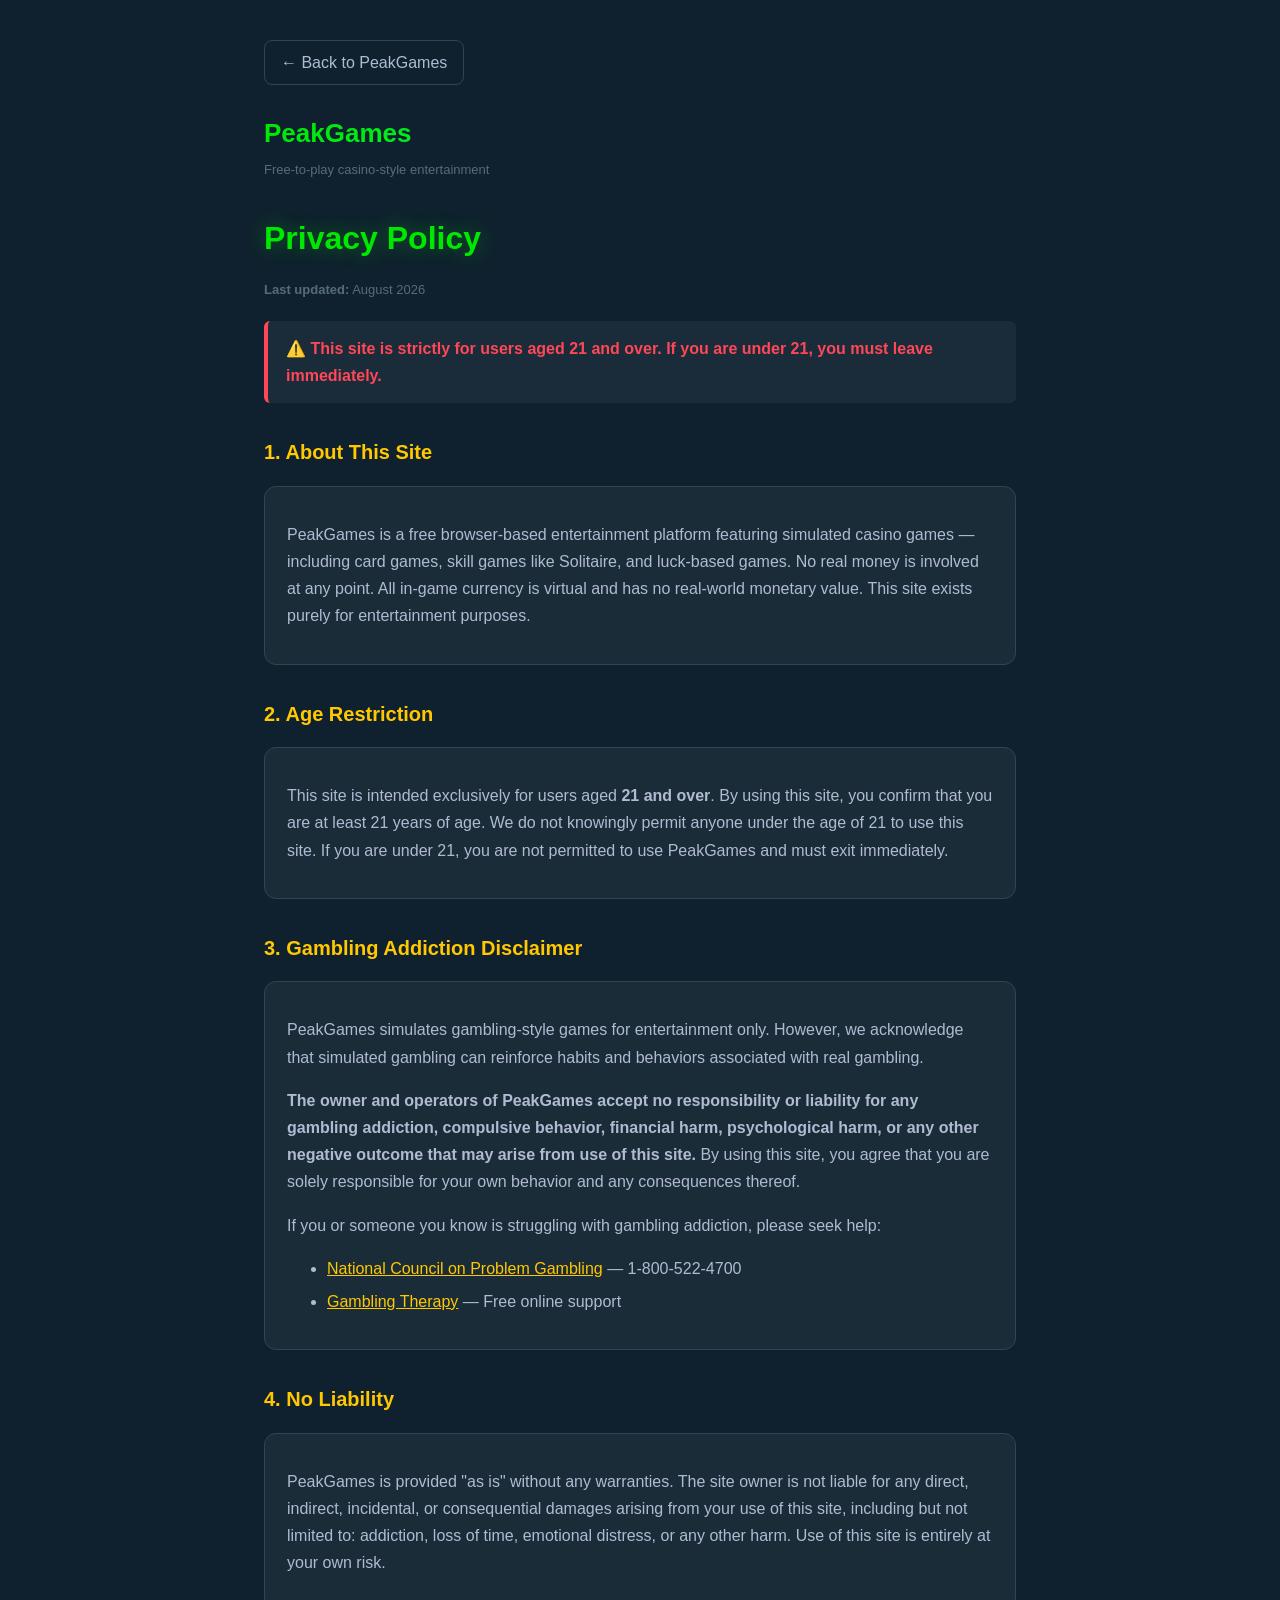
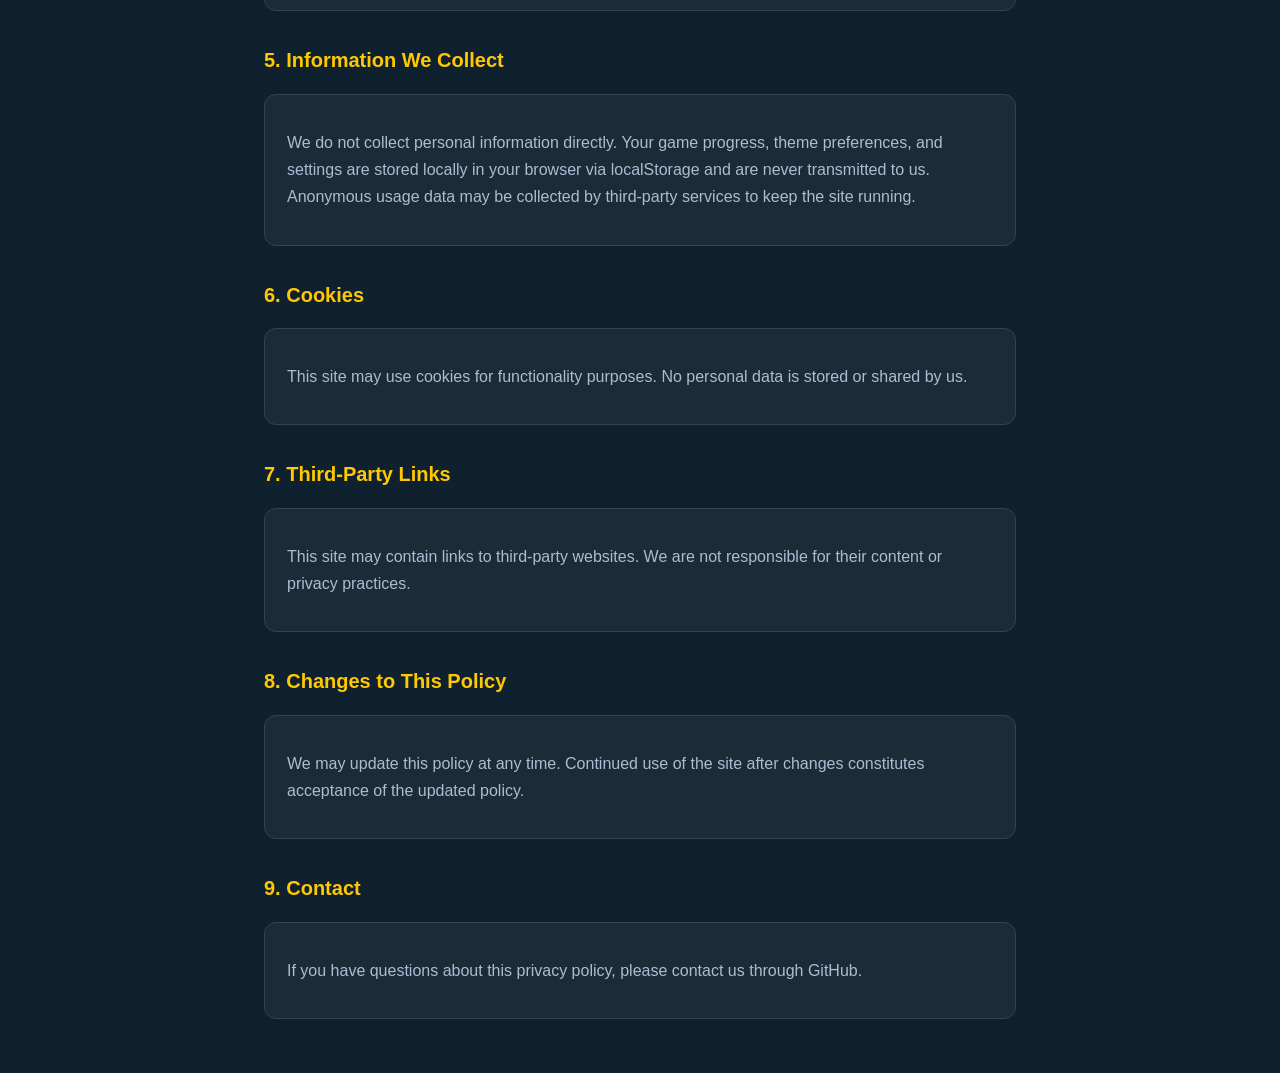
<file: privacy-policy.html>
<!DOCTYPE html>
<html lang="en">
<head>
<meta charset="UTF-8">
<meta name="viewport" content="width=device-width, initial-scale=1.0">
<title>Privacy Policy - PeakGames</title>
<style>
    * { box-sizing: border-box; }
    body { font-family: -apple-system, BlinkMacSystemFont, 'Segoe UI', Roboto, Oxygen, Ubuntu, Cantarell, sans-serif; max-width: 800px; margin: 0 auto; padding: 40px 24px; background: #0f212e; color: #b1bad3; line-height: 1.7; }
    h1 { color: #00e701; font-size: 32px; margin-bottom: 6px; text-shadow: 0 0 20px rgba(0, 231, 1, 0.4); }
    h2 { color: #ffc800; margin-top: 32px; font-size: 20px; }
    a { color: #00b4d8; }
    .back { display: inline-block; margin-bottom: 26px; color: #b1bad3; text-decoration: none; border: 1px solid #2f4553; padding: 8px 16px; border-radius: 8px; transition: all 0.2s; }
    .back:hover { border-color: #00e701; color: #00e701; }
    .logo { font-size: 26px; font-weight: bold; background: linear-gradient(135deg, #00e701 0%, #00ff88 100%); -webkit-background-clip: text; -webkit-text-fill-color: transparent; background-clip: text; margin-bottom: 4px; }
    .tagline { color: #556b7c; font-size: 13px; margin-bottom: 30px; }
    .updated { color: #556b7c; font-size: 13px; margin-bottom: 20px; }
    .warning { background: #1a2c3a; border-left: 4px solid #ff4757; padding: 14px 18px; border-radius: 6px; margin: 20px 0; color: #ff4757; font-weight: 600; }
    .card { background: #1a2c38; border: 1px solid #2f4553; border-radius: 12px; padding: 18px 22px; margin: 14px 0; }
    li { margin-bottom: 6px; }
    .help a { color: #ffc800; }
</style>
</head>
<body>
<a class="back" href="index.html">← Back to PeakGames</a>
<div class="logo">PeakGames</div>
<div class="tagline">Free-to-play casino-style entertainment</div>
<h1>Privacy Policy</h1>
<p class="updated"><strong>Last updated:</strong> August 2026</p>

<div class="warning">⚠️ This site is strictly for users aged 21 and over. If you are under 21, you must leave immediately.</div>

<h2>1. About This Site</h2>
<div class="card"><p>PeakGames is a free browser-based entertainment platform featuring simulated casino games — including card games, skill games like Solitaire, and luck-based games. No real money is involved at any point. All in-game currency is virtual and has no real-world monetary value. This site exists purely for entertainment purposes.</p></div>

<h2>2. Age Restriction</h2>
<div class="card"><p>This site is intended exclusively for users aged <strong>21 and over</strong>. By using this site, you confirm that you are at least 21 years of age. We do not knowingly permit anyone under the age of 21 to use this site. If you are under 21, you are not permitted to use PeakGames and must exit immediately.</p></div>

<h2>3. Gambling Addiction Disclaimer</h2>
<div class="card">
<p>PeakGames simulates gambling-style games for entertainment only. However, we acknowledge that simulated gambling can reinforce habits and behaviors associated with real gambling.</p>
<p><strong>The owner and operators of PeakGames accept no responsibility or liability for any gambling addiction, compulsive behavior, financial harm, psychological harm, or any other negative outcome that may arise from use of this site.</strong> By using this site, you agree that you are solely responsible for your own behavior and any consequences thereof.</p>
<p class="help">If you or someone you know is struggling with gambling addiction, please seek help:</p>
<ul class="help">
    <li><a href="https://www.ncpgambling.org" target="_blank">National Council on Problem Gambling</a> — 1-800-522-4700</li>
    <li><a href="https://www.gamblingtherapy.org" target="_blank">Gambling Therapy</a> — Free online support</li>
</ul>
</div>

<h2>4. No Liability</h2>
<div class="card"><p>PeakGames is provided "as is" without any warranties. The site owner is not liable for any direct, indirect, incidental, or consequential damages arising from your use of this site, including but not limited to: addiction, loss of time, emotional distress, or any other harm. Use of this site is entirely at your own risk.</p></div>

<h2>5. Information We Collect</h2>
<div class="card"><p>We do not collect personal information directly. Your game progress, theme preferences, and settings are stored locally in your browser via localStorage and are never transmitted to us. Anonymous usage data may be collected by third-party services to keep the site running.</p></div>

<h2>6. Cookies</h2>
<div class="card"><p>This site may use cookies for functionality purposes. No personal data is stored or shared by us.</p></div>

<h2>7. Third-Party Links</h2>
<div class="card"><p>This site may contain links to third-party websites. We are not responsible for their content or privacy practices.</p></div>

<h2>8. Changes to This Policy</h2>
<div class="card"><p>We may update this policy at any time. Continued use of the site after changes constitutes acceptance of the updated policy.</p></div>

<h2>9. Contact</h2>
<div class="card"><p>If you have questions about this privacy policy, please contact us through GitHub.</p></div>
</body>
</html>
</file>
<file: style.css>
@import url('https://fonts.googleapis.com/css2?family=Orbitron:wght@400;700;900&family=Rajdhani:wght@300;500;700&display=swap');
*{margin:0;padding:0;box-sizing:border-box}
:root{
  --bg:#08080f;--panel:#0e0e1a;--panel2:#14142a;--panel3:#1a1a32;
  --border:#1c1c38;--border2:#2a2a50;
  --accent:#ff3366;--accent2:#00ffcc;--accent3:#7b2dff;
  --gold:#ffd700;--green:#00cc66;--red:#ff3344;
  --text:#d0d0ee;--dim:#555577;--bright:#ffffff;
}
html,body{height:100%;overflow:hidden}
body{
  background:var(--bg);
  background-image:
    linear-gradient(rgba(28,28,56,.1) 1px, transparent 1px),
    linear-gradient(90deg, rgba(28,28,56,.1) 1px, transparent 1px);
  background-size:36px 36px;
  color:var(--text);font-family:'Rajdhani',sans-serif;user-select:none
}

/* DISCLAIMER */
#disclaimer-overlay{position:fixed;inset:0;background:rgba(5,5,12,.98);z-index:500;display:flex;align-items:center;justify-content:center}
#disclaimer-box{background:var(--panel);border:1px solid var(--border);border-radius:16px;padding:32px 40px;max-width:480px;text-align:center}
#disclaimer-logo{font-family:'Orbitron',monospace;font-size:28px;font-weight:900;letter-spacing:6px;color:var(--green);margin-bottom:8px}
#disclaimer-icon{font-size:48px;margin-bottom:12px}
#disclaimer-box h2{font-family:'Orbitron',monospace;font-size:16px;letter-spacing:3px;color:var(--accent);margin-bottom:16px}
#disclaimer-box p{font-size:14px;color:var(--dim);line-height:1.6;margin-bottom:10px}
#disclaimer-box p strong{color:var(--text)}
#disclaimer-check{display:flex;align-items:center;gap:10px;margin:20px 0;text-align:left;justify-content:center}
#disclaimer-check input{width:18px;height:18px;accent-color:var(--accent2)}
#disclaimer-check label{font-size:12px;color:var(--dim);cursor:pointer}
#disclaimer-check a{color:var(--accent2);text-decoration:none}
#disclaimer-enter{padding:12px 40px;border-radius:8px;border:none;font-family:'Orbitron',monospace;font-size:13px;font-weight:700;letter-spacing:2px;cursor:pointer;transition:all .2s;background:linear-gradient(135deg,var(--accent),#cc1144);color:#fff}
#disclaimer-enter:disabled{opacity:.25;cursor:not-allowed}
#disclaimer-enter:not(:disabled):hover{box-shadow:0 0 20px rgba(255,51,102,.3);transform:translateY(-1px)}

/* PRIVACY */
#privacy-overlay{position:fixed;inset:0;background:rgba(5,5,12,.96);z-index:600;display:none;align-items:center;justify-content:center}
#privacy-overlay.open{display:flex}
#privacy-box{background:var(--panel);border:1px solid var(--border);border-radius:12px;padding:28px 36px;max-width:520px;max-height:80vh;overflow-y:auto}
#privacy-box h2{font-family:'Orbitron',monospace;font-size:16px;letter-spacing:3px;color:var(--accent3);margin-bottom:16px}
#privacy-box h3{font-family:'Orbitron',monospace;font-size:11px;letter-spacing:1px;color:var(--text);margin:14px 0 6px}
#privacy-box p,#privacy-box li{font-size:13px;color:var(--dim);line-height:1.5}
#privacy-box ul{padding-left:20px;margin-bottom:8px}
#privacy-box button{margin-top:16px;padding:8px 24px;border-radius:6px;border:1px solid var(--border);background:transparent;color:var(--dim);font-family:'Orbitron',monospace;font-size:10px;cursor:pointer;transition:all .15s}
#privacy-box button:hover{border-color:var(--accent);color:var(--accent)}

/* SETTINGS */
#settings-overlay{position:fixed;inset:0;background:rgba(5,5,12,.96);z-index:500;display:none;align-items:center;justify-content:center}
#settings-overlay.open{display:flex}
#settings-box{background:var(--panel);border:1px solid var(--border);border-radius:12px;padding:28px 36px;min-width:360px}
#settings-box h2{font-family:'Orbitron',monospace;font-size:16px;letter-spacing:3px;color:var(--accent3);margin-bottom:20px}
.setting-row{display:flex;justify-content:space-between;align-items:center;padding:12px 0;border-bottom:1px solid var(--border)}
.setting-row span{font-size:13px;color:var(--dim)}
.setting-btn{padding:6px 16px;border-radius:4px;border:1px solid var(--border);background:var(--panel2);color:var(--text);font-family:'Orbitron',monospace;font-size:10px;font-weight:700;cursor:pointer;transition:all .12s}
.setting-btn:hover{border-color:var(--accent3);color:var(--accent3)}
.setting-btn.danger{border-color:var(--red);color:var(--red)}
.setting-btn.danger:hover{background:var(--red);color:#fff}
.setting-close{margin-top:16px;width:100%;padding:10px;border-radius:6px;border:1px solid var(--border);background:transparent;color:var(--dim);font-family:'Orbitron',monospace;font-size:11px;cursor:pointer;transition:all .15s}
.setting-close:hover{border-color:var(--accent);color:var(--accent)}

/* CONFIRM */
#confirm-overlay{position:fixed;inset:0;background:rgba(5,5,12,.96);z-index:550;display:none;align-items:center;justify-content:center}
#confirm-overlay.open{display:flex}
#confirm-box{background:var(--panel);border:1px solid var(--border);border-radius:12px;padding:24px 32px;text-align:center;min-width:320px}
#confirm-box h3{font-family:'Orbitron',monospace;font-size:14px;letter-spacing:2px;color:var(--accent);margin-bottom:8px}
#confirm-box p{font-size:13px;color:var(--dim);margin-bottom:16px}
#confirm-btns{display:flex;gap:10px;justify-content:center}
.confirm-yes{padding:8px 24px;border-radius:6px;border:none;background:var(--red);color:#fff;font-family:'Orbitron',monospace;font-size:11px;font-weight:700;cursor:pointer}
.confirm-no{padding:8px 24px;border-radius:6px;border:1px solid var(--border);background:transparent;color:var(--dim);font-family:'Orbitron',monospace;font-size:11px;cursor:pointer;transition:all .15s}
.confirm-no:hover{border-color:var(--accent);color:var(--accent)}

/* SHOP */
#shop-overlay{position:fixed;inset:0;background:rgba(5,5,12,.96);z-index:500;display:none;align-items:center;justify-content:center}
#shop-overlay.open{display:flex}
#shop-box{background:var(--panel);border:1px solid var(--border);border-radius:16px;padding:32px 44px;min-width:480px;max-width:560px}
#shop-box h2{font-family:'Orbitron',monospace;font-size:20px;letter-spacing:4px;color:var(--gold);margin-bottom:20px;text-align:center}
#shop-tabs{display:flex;gap:8px;margin-bottom:16px}
.shop-tab{flex:1;padding:8px;border-radius:6px;border:1px solid var(--border);background:transparent;color:var(--dim);font-family:'Orbitron',monospace;font-size:10px;font-weight:700;letter-spacing:1px;cursor:pointer;transition:all .12s}
.shop-tab.active{border-color:var(--gold);color:var(--gold);background:rgba(255,215,0,.06)}
.shop-tab:hover{border-color:var(--gold)}
.shop-content{display:none;flex-direction:column;gap:8px}
.shop-content.active{display:flex}
.shop-item{display:flex;align-items:center;gap:14px;padding:14px 16px;border-radius:10px;border:2px solid var(--border);background:var(--panel2);cursor:pointer;transition:all .15s}
.shop-item:hover{border-color:var(--gold);background:rgba(255,215,0,.05);transform:translateX(4px)}
.si-icon{font-size:34px;width:48px;text-align:center}
.si-info{flex:1}
.si-name{font-family:'Orbitron',monospace;font-size:13px;font-weight:700;letter-spacing:1px;color:var(--text)}
.si-desc{font-size:11px;color:var(--dim);margin-top:2px}
.si-cost{font-family:'Orbitron',monospace;font-size:14px;font-weight:700;color:var(--gold);white-space:nowrap}
#shop-active-buffs{margin-top:12px;font-family:'Orbitron',monospace;font-size:10px;color:var(--accent2);min-height:20px}
#se-history{margin-top:8px;font-family:'Orbitron',monospace;font-size:10px;text-align:center;min-height:16px}

/* TOAST */
#toast-container{position:fixed;top:60px;right:16px;z-index:400;display:flex;flex-direction:column;gap:8px;pointer-events:none}
.toast{padding:10px 20px;border-radius:8px;font-family:'Orbitron',monospace;font-size:12px;font-weight:700;letter-spacing:1px;pointer-events:auto;animation:toastIn .3s ease-out,toastOut .3s ease-in 2.7s forwards;box-shadow:0 4px 20px rgba(0,0,0,.4);cursor:pointer;transition:opacity .15s}
.toast:hover{opacity:.6}
.toast.win{background:rgba(0,204,102,.15);border:1px solid rgba(0,204,102,.3);color:var(--green)}
.toast.loss{background:rgba(255,51,68,.15);border:1px solid rgba(255,51,68,.3);color:var(--red)}
.toast.info{background:rgba(123,45,255,.15);border:1px solid rgba(123,45,255,.3);color:var(--accent3)}
.toast.gold{background:rgba(255,215,0,.15);border:1px solid rgba(255,215,0,.3);color:var(--gold)}
@keyframes toastIn{0%{transform:translateX(100px);opacity:0}100%{transform:translateX(0);opacity:1}}
@keyframes toastOut{0%{opacity:1}100%{opacity:0;transform:translateY(-10px)}}

/* LAYOUT */
#app{display:flex;height:100vh;width:100vw}

/* SIDEBAR */
#sidebar{width:240px;background:var(--panel);border-right:1px solid var(--border);display:flex;flex-direction:column;flex-shrink:0;z-index:10}
#logo{padding:14px 18px;border-bottom:1px solid var(--border);font-family:'Orbitron',monospace;font-size:24px;font-weight:900;letter-spacing:5px;color:var(--green);cursor:pointer;transition:all .2s;position:relative;text-align:center}
#logo:hover{text-shadow:0 0 20px rgba(0,204,102,.5),0 0 40px rgba(0,204,102,.2)}

#coin-display{padding:12px 18px;border-bottom:1px solid var(--border);text-align:center;display:flex;align-items:center;justify-content:center;gap:8px}
#coin-icon{font-size:20px}
#s-cash{font-family:'Orbitron',monospace;font-size:22px;font-weight:900;color:var(--gold);transition:all .3s}
#s-cash.bump{animation:cashBump .3s ease-out}
@keyframes cashBump{0%{transform:scale(1)}50%{transform:scale(1.08)}100%{transform:scale(1)}}

#game-list{flex:1;padding:4px 0;overflow-y:auto}
.gi{display:flex;align-items:center;gap:10px;padding:10px 14px;cursor:pointer;transition:all .15s;border-left:3px solid transparent}
.gi:hover{background:rgba(255,255,255,.03)}
.gi.active{background:rgba(123,45,255,.08);border-left-color:var(--accent3)}
.gi .gi-icon{font-size:22px;width:30px;text-align:center}
.gi .gi-name{font-family:'Orbitron',monospace;font-size:11px;font-weight:700;letter-spacing:1px}
.gi .gi-tag{font-size:9px;color:var(--dim);margin-top:1px}

/* BET CONTROLS */
#bet-control{padding:12px 18px;border-top:1px solid var(--border)}
#bet-control label{font-family:'Orbitron',monospace;font-size:9px;color:var(--dim);text-transform:uppercase;letter-spacing:1.5px;display:block;margin-bottom:6px}
#bet-input-wrap{position:relative}
#bet-input{width:100%;height:34px;background:var(--panel2);border:1px solid var(--border);border-radius:6px;color:var(--accent2);font-family:'Orbitron',monospace;font-size:16px;font-weight:900;text-align:center;outline:none;padding:0 8px;transition:border-color .15s}
#bet-input:focus{border-color:var(--accent3)}
#bet-row{display:flex;gap:4px;margin-top:6px}
.bet-btn{flex:1;height:26px;border-radius:4px;border:1px solid var(--border);background:var(--panel2);color:var(--dim);font-family:'Orbitron',monospace;font-size:9px;font-weight:700;cursor:pointer;transition:all .12s;letter-spacing:.5px}
.bet-btn:hover{background:var(--accent3);border-color:var(--accent3);color:#fff}

.play-btn{width:calc(100% - 36px);margin:10px 18px;padding:10px;border-radius:8px;border:none;font-family:'Orbitron',monospace;font-size:13px;font-weight:700;letter-spacing:1px;cursor:pointer;transition:all .15s;text-transform:uppercase;color:#fff;background:linear-gradient(135deg,var(--accent),#cc1144);box-shadow:0 0 14px rgba(255,51,102,.2)}
.play-btn:hover{box-shadow:0 0 22px rgba(255,51,102,.35);transform:translateY(-1px)}
.play-btn:active{transform:translateY(1px);box-shadow:0 0 8px rgba(255,51,102,.15)}
.play-btn:disabled{opacity:.25;cursor:not-allowed;transform:none!important;box-shadow:none}

#sidebar-bottom{padding:8px 14px 12px;border-top:1px solid var(--border)}
#btn-skill-tree{padding:8px;border-radius:6px;border:1px solid var(--accent3);background:rgba(123,45,255,.08);color:var(--accent3);font-family:'Orbitron',monospace;font-size:9px;font-weight:700;letter-spacing:.5px;cursor:pointer;text-transform:uppercase;text-align:center;transition:all .15s}
#btn-skill-tree:hover{background:var(--accent3);color:#fff}

/* MAIN */
#main{flex:1;display:flex;flex-direction:column;min-width:0}
#top-bar{height:50px;display:flex;align-items:center;justify-content:space-between;padding:0 20px;gap:16px;border-bottom:1px solid var(--border);background:var(--panel);flex-shrink:0}
#top-stats{display:flex;gap:20px}
.ts-item{display:flex;flex-direction:column;align-items:center}
.ts-label{font-family:'Orbitron',monospace;font-size:8px;color:var(--dim);letter-spacing:1px;text-transform:uppercase}
.ts-val{font-family:'Orbitron',monospace;font-size:13px;font-weight:900;transition:all .3s}
.ts-val.won{color:var(--green)}.ts-val.lost{color:var(--red)}
#top-buffs{font-family:'Orbitron',monospace;font-size:10px;color:var(--gold);display:flex;gap:8px}
.top-buff{padding:2px 8px;border-radius:4px;background:rgba(255,215,0,.1);border:1px solid rgba(255,215,0,.2)}

#graph-mini{width:130px;height:28px;border-radius:6px;overflow:hidden;cursor:pointer;border:1px solid var(--border);transition:all .3s}
#graph-mini:hover{border-color:var(--accent3);box-shadow:0 0 12px rgba(123,45,255,.2)}
#graph-mini canvas{width:100%;height:100%}
#top-actions{display:flex;align-items:center;gap:8px}
.top-action-btn{padding:6px 14px;border-radius:6px;border:1px solid var(--border);background:var(--panel2);color:var(--dim);font-family:'Orbitron',monospace;font-size:9px;font-weight:700;letter-spacing:.5px;cursor:pointer;transition:all .15s;white-space:nowrap}
.top-action-btn:hover{border-color:var(--gold);color:var(--gold)}
#btn-settings-top:hover{border-color:var(--accent3);color:var(--accent3)}

#game-area{flex:1;display:flex;align-items:center;justify-content:center;position:relative;overflow:hidden}
.game-view{display:none;width:100%;height:100%;align-items:center;justify-content:center;position:relative;flex-direction:column}
.game-view.active{display:flex;animation:gameIn .35s ease-out}
@keyframes gameIn{0%{opacity:0;transform:scale(.96) translateY(8px)}100%{opacity:1;transform:scale(1) translateY(0)}}

.game-flash{position:absolute;inset:0;background:radial-gradient(circle at center,rgba(123,45,255,.12),transparent 70%);z-index:10;pointer-events:none;animation:flashIn .35s ease-out forwards}
@keyframes flashIn{0%{opacity:1}100%{opacity:0}}

/* PLINKO */
#plinko-view canvas{display:block}

/* DICE */
#dice-view{gap:24px}
#dice-display{text-align:center;position:relative;overflow:visible}
#dice-num{font-family:'Orbitron',monospace;font-size:96px;font-weight:900;min-height:110px;line-height:1;transition:color .3s;position:relative}
#dice-num.idle{color:var(--dim)}
#dice-num.rolling{color:var(--accent2)}
#dice-num.win{color:var(--green);text-shadow:0 0 30px rgba(0,204,102,.4);animation:diceWinPop .4s ease-out}
#dice-num.lose{color:var(--red);text-shadow:0 0 30px rgba(255,51,68,.4);animation:diceLoseFlash .8s ease-out}
@keyframes diceWinPop{0%{transform:scale(1)}50%{transform:scale(1.1)}100%{transform:scale(1)}}
@keyframes diceLoseFlash{0%{text-shadow:0 0 60px rgba(255,51,68,.9);background:radial-gradient(ellipse at center,rgba(255,51,68,.15),transparent 70%)}50%{text-shadow:0 0 40px rgba(255,51,68,.6)}100%{text-shadow:0 0 30px rgba(255,51,68,.4);background:transparent}}
#dice-num .digit{display:inline-block;transition:all .15s cubic-bezier(.34,1.56,.64,1)}
#dice-num .digit.flip{animation:digitFlip .4s ease-out}
@keyframes digitFlip{0%{transform:translateY(-20px);opacity:0}100%{transform:translateY(0);opacity:1}}
#dice-mult-info{font-family:'Orbitron',monospace;font-size:14px;color:var(--gold);min-height:20px;margin-top:4px}

#dice-slider-wrap{position:relative;width:520px;height:70px}
#dice-ball{position:absolute;top:2px;left:0;width:22px;height:22px;border-radius:50%;background:radial-gradient(circle at 35% 35%,#ffee88,#ff9900,#cc6600);box-shadow:0 0 12px rgba(255,153,0,.6),0 0 24px rgba(255,153,0,.3);transform:translateX(-50%);opacity:0;pointer-events:none;transition:none;z-index:2}
#dice-ball.active{opacity:1}
#dice-track{position:absolute;top:32px;left:0;right:0;height:16px;background:var(--panel2);border:1px solid var(--border);border-radius:8px;overflow:hidden;cursor:pointer}
#dice-fill-over{position:absolute;right:0;top:0;bottom:0;background:linear-gradient(90deg,rgba(0,204,102,.05),rgba(0,204,102,.25));border-radius:6px;transition:width .08s ease-out}
#dice-fill-under{position:absolute;left:0;top:0;bottom:0;background:linear-gradient(90deg,rgba(255,51,68,.25),rgba(255,51,68,.05));border-radius:6px;transition:width .08s ease-out}
#dice-handle{position:absolute;top:23px;width:22px;height:34px;background:var(--gold);border-radius:5px;cursor:grab;z-index:5;transition:left .08s ease-out;box-shadow:0 0 12px rgba(255,215,0,.3)}
#dice-handle:active{cursor:grabbing;box-shadow:0 0 18px rgba(255,215,0,.5)}
#dice-labels{position:absolute;top:0;left:0;right:0;display:flex;justify-content:space-between;font-family:'Orbitron',monospace;font-size:10px;color:var(--dim);padding-top:2px}

#dice-choice-row{display:flex;gap:12px}
.dChoice{padding:10px 32px;border-radius:8px;border:2px solid var(--border);background:var(--panel2);color:var(--dim);font-family:'Orbitron',monospace;font-size:13px;font-weight:700;cursor:pointer;transition:all .15s;letter-spacing:1px}
.dChoice:hover{border-color:var(--accent3)}
.dChoice.sel-over{border-color:var(--green);color:var(--green);background:rgba(0,204,102,.06)}
.dChoice.sel-under{border-color:var(--red);color:var(--red);background:rgba(255,51,68,.06)}
#dice-info{font-family:'Orbitron',monospace;font-size:12px;color:var(--dim)}

/* SLOTS */
#slots-view{gap:16px;perspective:600px}
#slots-mode-row{display:flex;justify-content:center}
#slots-mode-btn{font-family:'Orbitron',monospace;font-size:11px;font-weight:700;letter-spacing:2px;padding:6px 20px;background:var(--panel2);border:1px solid var(--accent);border-radius:20px;color:var(--accent);cursor:pointer;transition:all .2s}
#slots-mode-btn:hover{background:var(--accent);color:var(--bg)}
#slots-machine{display:flex;align-items:center;gap:16px;background:var(--panel);border:2px solid var(--border);border-radius:16px;padding:24px 32px;transition:box-shadow .4s;position:relative}
#slots-machine::before{content:'';position:absolute;inset:-2px;border-radius:18px;background:linear-gradient(135deg,var(--accent),var(--accent3),var(--accent2));z-index:-1;opacity:.15}
#slots-machine.slots-win-flash{animation:sWinFlash .5s ease-out}
@keyframes sWinFlash{0%{box-shadow:0 0 40px rgba(0,204,102,.4)}100%{box-shadow:none}}
#slots-machine.mode-swap{animation:modeSwap .4s ease-out}
@keyframes modeSwap{0%{transform:scaleY(0);opacity:0}50%{transform:scaleY(1.05)}100%{transform:scaleY(1);opacity:1}}
#slots-reels{display:flex;gap:8px}
.slot-reel{width:100px;height:120px;background:#080810;border:1px solid var(--border);border-radius:10px;overflow:hidden;position:relative;display:flex;align-items:center;justify-content:center}
.slot-reel::after{content:'';position:absolute;inset:0;background:linear-gradient(180deg,rgba(8,8,15,.6) 0%,transparent 20%,transparent 80%,rgba(8,8,15,.6) 100%);pointer-events:none;z-index:2}
.slot-sym{font-size:56px;position:absolute;transition:transform .15s cubic-bezier(.34,1.56,.64,1),filter .1s}
.slot-reel.landed .slot-sym{animation:reelLand .3s ease-out}
@keyframes reelLand{0%{transform:scale(1.2)}100%{transform:scale(1)}}

#slots-result{font-family:'Orbitron',monospace;font-size:20px;font-weight:900;min-height:28px}
#slots-win-lines{font-family:'Orbitron',monospace;font-size:11px;color:var(--gold);min-height:16px;margin-top:4px}

#slot-lever{width:56px;display:flex;flex-direction:column;align-items:center;justify-content:flex-start;cursor:pointer;position:relative;flex-shrink:0;padding-top:4px;user-select:none}
.lever-ball{width:34px;height:34px;border-radius:50%;background:radial-gradient(circle at 35% 30%,#ff6688,#ff3366 40%,#cc1144 80%,#990033);box-shadow:0 4px 16px rgba(255,51,102,.5),0 2px 4px rgba(0,0,0,.4),inset 0 -3px 6px rgba(0,0,0,.3),inset 0 2px 4px rgba(255,255,255,.15);transition:transform .15s cubic-bezier(.34,1.56,.64,1);position:relative;z-index:2}
.lever-track{width:9px;height:64px;background:linear-gradient(90deg,#1a1a2e,#3a3a55 40%,#2a2a40 60%,#1a1a2e);border:1px solid rgba(255,255,255,.05);border-radius:5px;position:absolute;top:34px;z-index:1;box-shadow:inset 0 0 8px rgba(0,0,0,.5)}
.lever-track::after{content:'';position:absolute;left:50%;top:4px;bottom:4px;width:1px;background:repeating-linear-gradient(180deg,rgba(255,255,255,.06) 0px,rgba(255,255,255,.06) 2px,transparent 2px,transparent 5px)}
.lever-label{font-family:'Orbitron',monospace;font-size:7px;color:var(--dim);letter-spacing:1px;margin-top:8px;text-shadow:0 0 4px rgba(255,215,0,.2)}
#slot-lever:hover .lever-ball{transform:translateY(8px);box-shadow:0 6px 20px rgba(255,51,102,.6),0 2px 4px rgba(0,0,0,.4)}
#slot-lever:hover .lever-label{color:var(--gold)}
#slot-lever.pulled .lever-ball{transform:translateY(36px);transition:transform .12s cubic-bezier(.6,0,.8,.3)}
#slot-lever.spring .lever-ball{transform:translateY(-4px);transition:transform .35s cubic-bezier(.2,1.4,.5,1)}
@keyframes leverClick{0%{opacity:1}50%{opacity:.5}100%{opacity:1}}

.slot-col{display:flex;flex-direction:column;gap:4px}
.slot-cell{width:72px;height:48px;background:#080810;border:1px solid var(--border);border-radius:6px;display:flex;align-items:center;justify-content:center;overflow:hidden;position:relative;transition:all .3s}
.slot-cell::after{content:'';position:absolute;inset:0;background:linear-gradient(180deg,rgba(8,8,15,.4) 0%,transparent 20%,transparent 80%,rgba(8,8,15,.4) 100%);pointer-events:none;z-index:2}
.slot-cell .slot-sym{font-size:28px}
.slot-cell.win-line{border-color:var(--gold);background:rgba(255,215,0,.08);box-shadow:0 0 10px rgba(255,215,0,.2);animation:winLinePulse .6s ease-out}
@keyframes winLinePulse{0%{box-shadow:0 0 20px rgba(255,215,0,.5)}100%{box-shadow:0 0 10px rgba(255,215,0,.2)}}
.slot-cell.win-line::after{background:none}

#slots-paytable{display:grid;grid-template-columns:repeat(4,1fr);gap:5px;font-family:'Orbitron',monospace;font-size:10px;max-width:500px}
.pt-c{padding:6px 10px;background:var(--panel2);border:1px solid var(--border);border-radius:5px;text-align:center;line-height:1.4}
.pt-c .pm{color:var(--gold);font-weight:700;font-size:12px}

/* MINES */
#mines-view{gap:14px}
#mines-top{display:flex;align-items:center;gap:20px}
#mines-ctrl{display:flex;align-items:center;gap:8px;font-family:'Orbitron',monospace}
.mlbl{font-size:10px;color:var(--dim);letter-spacing:1.5px}
#mines-count-display{font-size:20px;font-weight:900;color:var(--accent2);min-width:32px;text-align:center}
#mines-ctrl .bb-btn{width:30px;height:30px;border-radius:6px;border:1px solid var(--border);background:var(--panel2);color:var(--text);font-family:'Orbitron',monospace;font-size:16px;cursor:pointer;display:flex;align-items:center;justify-content:center;transition:all .12s}
#mines-ctrl .bb-btn:hover{background:var(--accent3);border-color:var(--accent3);color:#fff}
#mines-mult{font-family:'Orbitron',monospace;font-size:26px;font-weight:900;color:var(--gold)}
#mines-possible-win{font-family:'Orbitron',monospace;font-size:13px;color:var(--accent2)}
#mines-combo{font-family:'Orbitron',monospace;font-size:11px;color:var(--dim);min-height:16px;text-align:center}
#mines-combo .combo-gem{color:var(--accent2)}
#mines-combo .combo-mult{color:var(--gold)}
#mines-grid{display:grid;grid-template-columns:repeat(5,1fr);gap:6px}
.mcell{width:72px;height:72px;border-radius:10px;border:1px solid var(--border);background:var(--panel2);cursor:pointer;display:flex;align-items:center;justify-content:center;font-size:28px;transition:all .2s;position:relative;overflow:hidden}
.mcell:hover:not(.rev){border-color:var(--accent3);background:rgba(123,45,255,.06);transform:scale(1.05)}
.mcell.rev{cursor:default;border-color:transparent}
.mcell.safe{background:rgba(0,204,102,.08);border-color:rgba(0,204,102,.2)}
.mcell.boom{background:rgba(255,51,68,.1);border-color:rgba(255,51,68,.3)}
.mcell .sym{animation:mReveal .35s cubic-bezier(.17,.67,.12,1.2)}
@keyframes mReveal{0%{transform:scale(0) rotate(-30deg);opacity:0}60%{transform:scale(1.15) rotate(5deg)}100%{transform:scale(1) rotate(0);opacity:1}}
.mcell .shield{animation:mShield .5s ease-out}
@keyframes mShield{0%{transform:scale(0)}50%{transform:scale(1.3)}100%{transform:scale(1)}}

#mines-btns,#pump-btns,#scratch-btns{display:flex;gap:10px}
.mbtn{padding:10px 28px;border-radius:8px;border:none;font-family:'Orbitron',monospace;font-size:12px;font-weight:700;letter-spacing:1px;cursor:pointer;transition:all .15s;text-transform:uppercase}
.mbtn.cashout{background:linear-gradient(135deg,var(--gold),#cc9900);color:#111}
.mbtn.cashout:hover{filter:brightness(1.15)}
.mbtn.newgame{background:linear-gradient(135deg,var(--accent),#cc1144);color:#fff}
.mbtn.pump-pump{background:linear-gradient(135deg,var(--accent3),#5518cc);color:#fff}
.mbtn:disabled{opacity:.25;cursor:not-allowed}
#mines-info,#drills-info,#pump-info,#scratch-info{font-family:'Orbitron',monospace;font-size:13px;color:var(--dim)}

/* MINE/DIAMOND VFX */
.mine-particle{position:fixed;width:6px;height:6px;border-radius:50%;pointer-events:none;z-index:60;animation:mineExplode .55s ease-out forwards}
@keyframes mineExplode{0%{transform:translate(0,0) scale(1);opacity:1}100%{transform:translate(var(--tx),var(--ty)) scale(0);opacity:0}}
.diamond-sparkle{position:fixed;width:8px;height:8px;background:var(--accent2);clip-path:polygon(50% 0%,100% 50%,50% 100%,0% 50%);pointer-events:none;z-index:60;animation:dSparkle .5s ease-out forwards}
@keyframes dSparkle{0%{transform:translate(0,0) scale(0) rotate(0);opacity:0}50%{transform:translate(calc(var(--tx)*.5),calc(var(--ty)*.5)) scale(1.8) rotate(180deg);opacity:1}100%{transform:translate(var(--tx),var(--ty)) scale(0) rotate(360deg);opacity:0}}
.insured-particle{position:fixed;width:5px;height:5px;border-radius:50%;pointer-events:none;z-index:60;animation:insuredPop .6s ease-out forwards}
@keyframes insuredPop{0%{transform:translate(0,0) scale(0);opacity:1}40%{transform:translate(calc(var(--tx)*.4),calc(var(--ty)*.4)) scale(1.5);opacity:1}100%{transform:translate(var(--tx),var(--ty)) scale(0);opacity:0}}
body.screen-shake{animation:shake .3s ease-out}
@keyframes shake{0%,100%{transform:translate(0)}10%{transform:translate(-4px,2px)}30%{transform:translate(4px,-2px)}50%{transform:translate(-2px,4px)}70%{transform:translate(2px,-4px)}90%{transform:translate(-1px,1px)}}

/* BLACKJACK */
#blackjack-view{gap:16px;justify-content:space-between;padding:20px 0}
#bj-top,#bj-bottom{display:flex;flex-direction:column;align-items:center;gap:10px}
.bj-label{font-family:'Orbitron',monospace;font-size:12px;color:var(--dim);letter-spacing:2px;text-align:center}
.bj-label span{color:var(--gold);font-weight:700;font-size:16px}
.bj-hand{display:flex;gap:8px;justify-content:center;min-height:100px;flex-wrap:wrap}
.bj-card{width:68px;height:96px;border-radius:8px;background:#fff;display:flex;flex-direction:column;align-items:center;justify-content:center;font-family:'Orbitron',monospace;font-weight:700;color:#111;box-shadow:0 4px 12px rgba(0,0,0,.4);transition:all .3s;animation:cardDeal .4s cubic-bezier(.34,1.56,.64,1)}
.bj-card.facedown{background:linear-gradient(135deg,var(--accent),#cc1144);color:transparent}
.bj-card .card-val{font-size:18px;font-weight:900}
.bj-card .card-sym{font-size:22px;margin-top:2px}
@keyframes cardDeal{0%{transform:translateY(-40px) rotate(-15deg);opacity:0}100%{transform:translateY(0) rotate(0);opacity:1}}
#bj-result{font-family:'Orbitron',monospace;font-size:22px;font-weight:900;min-height:32px;text-align:center;letter-spacing:2px}
#bj-btns{display:flex;gap:10px;justify-content:center}
.bj-btn{padding:10px 24px;border-radius:8px;border:none;font-family:'Orbitron',monospace;font-size:12px;font-weight:700;letter-spacing:1px;cursor:pointer;transition:all .15s;text-transform:uppercase}
.bj-btn:active{transform:scale(.95)}
.bj-btn.deal{background:linear-gradient(135deg,var(--accent3),#5518cc);color:#fff}
.bj-btn.hit{background:linear-gradient(135deg,var(--green),#009955);color:#fff}
.bj-btn.stand{background:linear-gradient(135deg,var(--accent),#cc1144);color:#fff}
.bj-btn.double{background:linear-gradient(135deg,var(--gold),#cc9900);color:#111}
.bj-btn:disabled{opacity:.25;cursor:not-allowed;transform:none}

/* ROULETTE */
#roulette-view{flex-direction:row;gap:24px;align-items:flex-start;justify-content:center;padding:16px}
#roulette-left{display:flex;flex-direction:column;align-items:center;gap:14px}
#roulette-wheel-wrap{position:relative;width:300px;height:300px;border-radius:50%;border:4px solid var(--border);overflow:hidden;box-shadow:0 0 30px rgba(0,0,0,.5)}
#roulette-wheel{display:block}
#roulette-pointer{position:absolute;top:-2px;left:50%;transform:translateX(-50%);width:0;height:0;border-left:10px solid transparent;border-right:10px solid transparent;border-top:18px solid var(--gold);z-index:5;filter:drop-shadow(0 2px 4px rgba(0,0,0,.5))}
.rl-spin{padding:12px 36px;border-radius:8px;border:none;font-family:'Orbitron',monospace;font-size:14px;font-weight:700;letter-spacing:2px;cursor:pointer;transition:all .15s;background:linear-gradient(135deg,var(--gold),#cc9900);color:#111;text-transform:uppercase}
.rl-spin:hover{box-shadow:0 0 20px rgba(255,215,0,.3);transform:translateY(-1px)}
.rl-spin:active{transform:translateY(1px)}
.rl-spin:disabled{opacity:.25;cursor:not-allowed;transform:none;box-shadow:none}

#roulette-right{display:flex;flex-direction:column;gap:10px;max-width:340px}
#roulette-result{font-family:'Orbitron',monospace;font-size:20px;font-weight:900;min-height:28px;text-align:center}
.rr-section-title{font-family:'Orbitron',monospace;font-size:9px;color:var(--dim);letter-spacing:2px;text-align:center;margin-top:6px}
#roulette-bets{display:flex;flex-direction:column;gap:5px}
.rr-row{display:flex;gap:5px;justify-content:center;flex-wrap:wrap}
.rbet{padding:8px 16px;border-radius:5px;border:1px solid var(--border);background:var(--panel2);color:var(--text);font-family:'Orbitron',monospace;font-size:10px;font-weight:700;cursor:pointer;transition:all .12s;letter-spacing:.5px}
.rbet:hover{background:var(--accent3);border-color:var(--accent3);color:#fff}
.rbet.rb-red{background:rgba(204,0,0,.12);border-color:rgba(204,0,0,.25);color:#ff4444}
.rbet.rb-red:hover,.rbet.rb-red.active{background:rgba(204,0,0,.3);border-color:#ff4444}
.rbet.rb-black{background:rgba(80,80,120,.12);border-color:rgba(80,80,120,.25);color:#8888bb}
.rbet.rb-black:hover,.rbet.rb-black.active{background:rgba(80,80,120,.3);border-color:#8888bb}
.rbet.rb-green{background:rgba(0,153,51,.12);border-color:rgba(0,153,51,.25);color:#00cc66}
.rbet.rb-green:hover,.rbet.rb-green.active{background:rgba(0,153,51,.3);border-color:#00cc66}
.rbet.active{box-shadow:0 0 10px rgba(123,45,255,.3);border-color:var(--accent3)}
#roulette-numbers{display:grid;grid-template-columns:repeat(12,1fr);gap:3px;width:100%}
.rnum{aspect-ratio:1;border-radius:4px;border:1px solid var(--border);font-family:'Orbitron',monospace;font-size:10px;font-weight:700;cursor:pointer;display:flex;align-items:center;justify-content:center;transition:all .12s}
.rnum:hover{transform:scale(1.12);z-index:2}
.rnum.active{box-shadow:0 0 8px rgba(123,45,255,.4);border-color:var(--accent3)}
.rnum.rn-red{background:rgba(204,0,0,.2);border-color:rgba(204,0,0,.3);color:#ff4444}
.rnum.rn-black{background:rgba(60,60,100,.2);border-color:rgba(60,60,100,.3);color:#8888bb}
.rnum.rn-green{background:rgba(0,153,51,.2);border-color:rgba(0,153,51,.3);color:#00cc66}
.rnum.rn-hit{animation:rnumHit .5s ease-out}
@keyframes rnumHit{0%{transform:scale(1)}50%{transform:scale(1.4);box-shadow:0 0 16px rgba(255,215,0,.5)}100%{transform:scale(1)}}
#roulette-active-bets{font-family:'Orbitron',monospace;font-size:10px;color:var(--dim);text-align:center;min-height:18px}

/* DRILLS */
#drills-view{gap:14px}
#drills-top{text-align:center}
#drills-mult{font-family:'Orbitron',monospace;font-size:28px;font-weight:900;color:var(--gold)}
#drills-possible-win{font-family:'Orbitron',monospace;font-size:13px;color:var(--accent2)}
#drills-result{font-family:'Orbitron',monospace;font-size:22px;font-weight:900;min-height:32px;text-align:center}
#drills-shaft{position:relative;width:200px;height:420px;margin:0 auto;overflow:hidden;border-radius:12px;border:2px solid var(--border);background:linear-gradient(180deg,#1a1a35,#12122a 30%,#0e0e20 60%,#0a0a18)}
#drills-layers{position:absolute;top:0;left:0;right:0}
.drill-layer{display:flex;align-items:center;justify-content:center;height:50px;border-bottom:2px solid rgba(40,40,70,.4);font-family:'Orbitron',monospace;font-size:13px;font-weight:700;color:var(--dim);transition:all .3s;position:relative;overflow:hidden}
.drill-layer::before{content:'';position:absolute;inset:0;background:linear-gradient(180deg,rgba(50,50,90,.2),transparent);opacity:.5}
.drill-layer.revealed{border-bottom-color:rgba(0,204,102,.2)}
.drill-layer.revealed.safe{background:linear-gradient(180deg,rgba(0,204,102,.12),rgba(0,204,102,.04));color:var(--accent2);text-shadow:0 0 8px rgba(0,204,102,.3)}
.drill-layer.revealed.boom{background:linear-gradient(180deg,rgba(255,51,68,.15),rgba(255,51,68,.05));color:var(--red);animation:drillBoom .5s ease-out}
.drill-layer.current{background:linear-gradient(180deg,rgba(123,45,255,.12),rgba(123,45,255,.03));border-bottom-color:rgba(123,45,255,.4);animation:drillPulse 1.2s infinite}
.drill-layer.current::after{content:'⛏';position:absolute;right:8px;font-size:16px;animation:drillBob .8s ease-in-out infinite}
@keyframes drillPulse{0%,100%{background:linear-gradient(180deg,rgba(123,45,255,.06),transparent)}50%{background:linear-gradient(180deg,rgba(123,45,255,.15),transparent)}}
@keyframes drillBob{0%,100%{transform:translateY(0) rotate(0)}50%{transform:translateY(-3px) rotate(-15deg)}}
@keyframes drillBoom{0%{transform:scaleX(1)}50%{transform:scaleX(1.05);background:rgba(255,51,68,.2)}100%{transform:scaleX(1)}}
#drills-drill-bit{position:absolute;left:50%;transform:translateX(-50%);font-size:32px;transition:top .4s cubic-bezier(.4,0,.2,1);z-index:5;filter:drop-shadow(0 2px 10px rgba(255,51,102,.4));pointer-events:none}
#drills-btns{display:flex;gap:10px;justify-content:center}

/* PUMP */
#pump-view{gap:20px}
#pump-display{text-align:center}
#pump-mult{font-family:'Orbitron',monospace;font-size:36px;font-weight:900;color:var(--gold)}
#pump-possible-win{font-family:'Orbitron',monospace;font-size:13px;color:var(--accent2);margin-top:4px}
#pump-area{width:240px;height:240px;display:flex;align-items:center;justify-content:center;position:relative}
#pump-balloon{font-size:120px;transition:transform .2s cubic-bezier(.34,1.56,.64,1),opacity .3s;filter:drop-shadow(0 4px 16px rgba(255,51,102,.3))}
#pump-count{font-family:'Orbitron',monospace;font-size:12px;color:var(--dim)}

/* SCRATCH */
#scratch-view{gap:16px}
#scratch-tickets{display:flex;gap:16px;justify-content:center}
.scratch-ticket{width:160px;height:220px;border-radius:12px;border:2px solid var(--border);background:var(--panel2);cursor:pointer;display:flex;flex-direction:column;align-items:center;justify-content:center;gap:6px;transition:all .2s;overflow:hidden;position:relative}
.scratch-ticket:hover{border-color:var(--gold);transform:translateY(-4px);box-shadow:0 8px 24px rgba(255,215,0,.15)}
.scratch-ticket:active{transform:translateY(0)}
.st-art{font-size:64px;line-height:1;margin-top:10px;filter:drop-shadow(0 2px 8px rgba(255,215,0,.2))}
.st-label{font-family:'Orbitron',monospace;font-size:12px;font-weight:700;letter-spacing:2px;color:var(--dim);margin-top:auto}
.st-price{font-family:'Orbitron',monospace;font-size:16px;font-weight:900;color:var(--gold);padding:8px 0;width:100%;text-align:center;border-top:1px solid var(--border);background:rgba(255,215,0,.04)}
#scratch-play{display:flex;flex-direction:column;align-items:center;gap:12px}
#scratch-ticket-frame{border-radius:12px;border:2px solid var(--border);overflow:hidden;background:var(--panel2);position:relative}
#scratch-ticket-header{display:flex;justify-content:space-between;align-items:center;padding:8px 14px;border-bottom:1px solid var(--border);background:rgba(255,215,0,.03)}
#scratch-ticket-name{font-family:'Orbitron',monospace;font-size:10px;font-weight:700;letter-spacing:1px;color:var(--dim)}
#scratch-ticket-price-tag{font-family:'Orbitron',monospace;font-size:12px;font-weight:900;color:var(--gold)}
#scratch-canvas{display:block;cursor:crosshair;touch-action:none}
#scratch-result{font-family:'Orbitron',monospace;font-size:22px;font-weight:900;min-height:28px}
#scratch-progress{font-family:'Orbitron',monospace;font-size:11px;color:var(--dim)}

/* PACHINKO */
#pachinko-view{gap:8px}
#pachinko-view canvas{display:block;border-radius:6px;border:3px solid #884422;box-shadow:0 0 20px rgba(100,50,20,.3),inset 0 0 10px rgba(0,0,0,.5)}
#pachinko-header{display:flex;align-items:center;justify-content:space-between;width:100%;max-width:500px;padding:0 8px}
#pachinko-balls-box,#pachinko-exchange-box{background:var(--panel);border:2px solid var(--border);border-radius:12px;padding:8px 16px}
.pk-stat{display:flex;flex-direction:column;align-items:center;gap:2px}
.pk-stat-label{font-family:'Orbitron',monospace;font-size:8px;color:var(--dim);letter-spacing:1px}
.pk-stat-val{font-family:'Orbitron',monospace;font-size:22px;font-weight:900}
.pk-gold{color:var(--gold);text-shadow:0 0 10px rgba(255,215,0,.3)}
.pk-green{color:var(--green);font-size:14px}
#pachinko-title{font-family:'Orbitron',monospace;font-size:16px;font-weight:900;color:var(--gold);letter-spacing:2px;text-shadow:0 0 15px rgba(255,215,0,.3)}
#pachinko-controls{display:flex;flex-direction:column;align-items:center;gap:8px}
#pachinko-btns{display:flex;gap:8px;flex-wrap:wrap;justify-content:center}
.pk-buy-btn{background:linear-gradient(180deg,rgba(123,45,255,.15),rgba(123,45,255,.05))!important;border-color:rgba(123,45,255,.3)!important;font-size:11px!important;padding:8px 14px!important}
.pk-buy-btn:hover{border-color:var(--accent2)!important;box-shadow:0 0 12px rgba(123,45,255,.2)}
.pk-exchange-btn{background:linear-gradient(180deg,rgba(0,204,102,.15),rgba(0,204,102,.05))!important;border-color:rgba(0,204,102,.3)!important;font-size:11px!important;padding:8px 14px!important;transition:all .3s;opacity:.35;cursor:not-allowed}
.pk-exchange-btn:hover:not(.has-balls){opacity:.35}
.pk-exchange-btn.has-balls{opacity:1!important;border-color:rgba(0,255,150,.7)!important;background:linear-gradient(135deg,#00cc66,#009944)!important;color:#fff!important;box-shadow:0 0 18px rgba(0,255,150,.3),inset 0 1px 0 rgba(255,255,255,.2);cursor:pointer;animation:exchangeGlow 1.5s ease-in-out infinite}
.pk-exchange-btn.has-balls:hover{filter:brightness(1.2);box-shadow:0 0 28px rgba(0,255,150,.5),inset 0 1px 0 rgba(255,255,255,.3);transform:scale(1.05)}
@keyframes exchangeGlow{0%,100%{box-shadow:0 0 12px rgba(0,255,150,.2),inset 0 1px 0 rgba(255,255,255,.15)}50%{box-shadow:0 0 24px rgba(0,255,150,.4),inset 0 1px 0 rgba(255,255,255,.25)}}
#pachinko-info{font-family:'Orbitron',monospace;font-size:12px;color:var(--dim)}
#pachinko-controls{text-align:center}
#pachinko-mult{font-family:'Orbitron',monospace;font-size:28px;font-weight:900;color:var(--gold)}

/* LIMBO */
#limbo-view{gap:16px;align-items:center}
#limbo-display{text-align:center}
#limbo-result{font-family:'Orbitron',monospace;font-size:72px;font-weight:900;color:var(--green);min-height:85px;line-height:1;transition:color .2s}
#limbo-roll-label{font-family:'Orbitron',monospace;font-size:10px;color:var(--dim);letter-spacing:2px;margin-top:4px}
#limbo-bar-wrap{width:400px;max-width:100%}
#limbo-bar{width:100%;height:20px;border-radius:10px;background:var(--panel2);border:1px solid var(--border);position:relative;overflow:hidden}
#limbo-bar-win{height:100%;background:linear-gradient(90deg,rgba(0,204,102,.25),rgba(0,204,102,.08));border-radius:10px 0 0 10px;transition:width .3s}
#limbo-bar-marker{position:absolute;top:-2px;bottom:-2px;width:3px;background:var(--gold);border-radius:2px;left:50%;transition:left .3s;box-shadow:0 0 6px rgba(255,215,0,.5)}
#limbo-bar-labels{display:flex;justify-content:space-between;font-family:'Orbitron',monospace;font-size:9px;margin-top:4px;letter-spacing:1px}
#limbo-controls{text-align:center}
.limbo-label{font-family:'Orbitron',monospace;font-size:10px;color:var(--dim);letter-spacing:2px;display:block;margin-bottom:8px}
#limbo-input-row{display:flex;align-items:center;justify-content:center;gap:8px;margin-bottom:12px}
.limbo-input{width:100px;height:40px;background:var(--panel2);border:2px solid var(--border);border-radius:8px;color:var(--accent2);font-family:'Orbitron',monospace;font-size:20px;font-weight:900;text-align:center;outline:none}
.limbo-input:focus{border-color:var(--accent3)}
.limbo-x{font-family:'Orbitron',monospace;font-size:18px;color:var(--dim)}
#limbo-chance{font-family:'Orbitron',monospace;font-size:11px;color:var(--dim)}
.limbo-presets{display:flex;gap:6px;justify-content:center;flex-wrap:wrap}
.limbo-preset{padding:6px 14px;border-radius:6px;border:1px solid var(--border);background:var(--panel2);color:var(--dim);font-family:'Orbitron',monospace;font-size:10px;font-weight:700;cursor:pointer;transition:all .12s}
.limbo-preset:hover{border-color:var(--accent3);color:var(--accent3)}
.limbo-preset.sel{border-color:var(--gold);color:var(--gold);background:rgba(255,215,0,.06)}
#limbo-info{font-family:'Orbitron',monospace;font-size:13px;color:var(--dim)}

/* CRASH */
#crash-view{gap:16px;align-items:center}
#crash-display{text-align:center;position:relative;width:500px;max-width:100%}
#crash-canvas{display:block;width:500px;height:320px;border-radius:12px;border:2px solid var(--border);background:#0a0a1a}
#crash-mult{position:absolute;top:50%;left:50%;transform:translate(-50%,-50%);font-family:'Orbitron',monospace;font-size:56px;font-weight:900;color:var(--green);line-height:1;pointer-events:none;text-shadow:0 0 30px rgba(0,204,102,.4)}
#crash-mult.pulse{animation:crashPulse .15s ease-out}
@keyframes crashPulse{0%{transform:translate(-50%,-50%) scale(1)}50%{transform:translate(-50%,-50%) scale(1.08)}100%{transform:translate(-50%,-50%) scale(1)}}
#crash-mult.crashed{animation:crashShake .5s ease-out}
@keyframes crashShake{0%,100%{transform:translate(-50%,-50%)}15%{transform:translate(calc(-50% - 10px),-50%)}30%{transform:translate(calc(-50% + 10px),-50%)}45%{transform:translate(calc(-50% - 7px),-50%)}60%{transform:translate(calc(-50% + 7px),-50%)}75%{transform:translate(calc(-50% - 3px),-50%)}90%{transform:translate(calc(-50% + 3px),-50%)}}
#crash-result{font-family:'Orbitron',monospace;font-size:20px;font-weight:900;min-height:28px}
#crash-btns{display:flex;gap:10px}
#crash-info{font-family:'Orbitron',monospace;font-size:13px;color:var(--dim)}

/* COIN FLIP */
#coinflip-view{gap:20px;align-items:center}
#cf-display{width:220px;height:220px;display:flex;align-items:center;justify-content:center;perspective:600px}
#cf-coin{width:120px;height:120px;position:relative;transform-style:preserve-3d;transition:transform .1s}
#cf-coin.flipping{animation:coinFlip3D 1.2s ease-in-out}
#cf-coin.win-bounce{animation:coinWinBounce .6s ease-out}
#cf-coin.lose-wobble{animation:coinLoseWobble .5s ease-out}
@keyframes coinFlip3D{
  0%{transform:rotateY(0) scale(1)}
  10%{transform:rotateY(40deg) scale(1.1) translateY(-20px)}
  30%{transform:rotateY(360deg) scale(1.15) translateY(-30px)}
  50%{transform:rotateY(720deg) scale(1.1) translateY(-25px)}
  70%{transform:rotateY(1080deg) scale(1.05) translateY(-15px)}
  85%{transform:rotateY(1400deg) scale(1.02) translateY(-5px)}
  100%{transform:rotateY(1440deg) scale(1) translateY(0)}
}
@keyframes coinWinBounce{
  0%{transform:scale(1)}
  20%{transform:scale(1.25) translateY(-10px)}
  40%{transform:scale(0.95) translateY(2px)}
  60%{transform:scale(1.08) translateY(-4px)}
  80%{transform:scale(0.98)}
  100%{transform:scale(1)}
}
@keyframes coinLoseWobble{
  0%{transform:scale(1) rotate(0)}
  20%{transform:scale(0.9) rotate(-8deg)}
  40%{transform:scale(0.95) rotate(6deg)}
  60%{transform:scale(0.97) rotate(-4deg)}
  80%{transform:scale(0.99) rotate(2deg)}
  100%{transform:scale(1) rotate(0)}
}
.cf-coin-svg{width:120px;height:120px;filter:drop-shadow(0 4px 16px rgba(255,215,0,.35));transition:filter .3s}
#cf-coin.flipping .cf-coin-svg{filter:drop-shadow(0 6px 24px rgba(255,215,0,.5)) drop-shadow(0 0 30px rgba(255,215,0,.3))}
#cf-coin.win-bounce .cf-coin-svg{filter:drop-shadow(0 8px 30px rgba(0,204,102,.6)) drop-shadow(0 0 40px rgba(0,204,102,.3))}
#cf-coin.lose-wobble .cf-coin-svg{filter:drop-shadow(0 4px 12px rgba(255,51,68,.4))}
@keyframes cfSpin{0%{transform:rotateY(0)}100%{transform:rotateY(720deg)}}
#cf-result{font-family:'Orbitron',monospace;font-size:20px;font-weight:900;min-height:28px}
#cf-btns{display:flex;gap:16px}
#cf-info{font-family:'Orbitron',monospace;font-size:13px;color:var(--dim)}

/* KENO */
#keno-view{gap:12px;align-items:center}
#keno-grid{display:grid;grid-template-columns:repeat(8,1fr);gap:4px;max-width:400px}
.keno-num{width:44px;height:44px;border-radius:6px;border:1px solid var(--border);background:var(--panel2);color:var(--text);font-family:'Orbitron',monospace;font-size:12px;font-weight:700;cursor:pointer;display:flex;align-items:center;justify-content:center;transition:all .15s}
.keno-num:hover{border-color:var(--accent3);transform:scale(1.08)}
.keno-num.sel{border-color:var(--gold);background:rgba(255,215,0,.1);color:var(--gold);box-shadow:0 0 8px rgba(255,215,0,.2)}
.keno-num.drawn{border-color:var(--accent2);color:var(--accent2);animation:kenoDrawn .3s ease-out}
@keyframes kenoDrawn{0%{transform:scale(1.3);box-shadow:0 0 12px rgba(0,255,204,.4)}100%{transform:scale(1);box-shadow:none}}
.keno-num.hit{border-color:var(--green);background:rgba(0,204,102,.15);color:var(--green);animation:kenoHit .4s ease-out}
.keno-num.miss{opacity:.3}
@keyframes kenoHit{0%{transform:scale(1)}50%{transform:scale(1.2)}100%{transform:scale(1)}}
#keno-controls{text-align:center}
#keno-result{font-family:'Orbitron',monospace;font-size:20px;font-weight:900;min-height:28px}
#keno-info{font-family:'Orbitron',monospace;font-size:13px;color:var(--dim)}

/* TOWER */
#tower-view{gap:10px;align-items:center}
#tower-diff-row{display:flex;gap:8px}
.diff-btn{padding:6px 18px;border-radius:8px;border:2px solid var(--border);background:var(--panel2);color:var(--dim);font-family:'Orbitron',monospace;font-size:11px;font-weight:700;cursor:pointer;transition:all .15s;letter-spacing:1px}
.diff-btn:hover{border-color:var(--accent3)}
.diff-btn.sel{border-color:var(--gold);color:var(--gold);background:rgba(255,215,0,.06);box-shadow:0 0 8px rgba(255,215,0,.15)}
#tower-mult{font-family:'Orbitron',monospace;font-size:36px;font-weight:900;color:var(--gold)}
#tower-result{font-family:'Orbitron',monospace;font-size:20px;font-weight:900;min-height:28px}
#tower-grid{display:flex;flex-direction:column-reverse;gap:8px;align-items:center}
.tower-floor{display:flex;gap:8px;align-items:center}
.tower-floor-num{font-family:'Orbitron',monospace;font-size:11px;color:var(--dim);width:28px;text-align:right}
.tower-door{width:72px;height:64px;border-radius:10px;border:2px solid var(--border);background:var(--panel2);cursor:pointer;display:flex;align-items:center;justify-content:center;transition:all .2s}
.tower-door:hover{border-color:var(--accent3);transform:scale(1.08);box-shadow:0 4px 16px rgba(100,100,255,.15)}
.tower-door.safe{border-color:var(--green)!important;background:rgba(0,204,102,.1);cursor:default;box-shadow:0 0 16px rgba(0,204,102,.3)}
.tower-door.boom{border-color:var(--red)!important;background:rgba(255,51,68,.1);cursor:default;box-shadow:0 0 16px rgba(255,51,68,.3)}
.tower-door.revealed-safe{border-color:rgba(0,204,102,.3);background:rgba(0,204,102,.05);cursor:default;opacity:.5}
#tower-btns{display:flex;gap:10px}
#tower-info{font-family:'Orbitron',monospace;font-size:13px;color:var(--dim)}
.tower-door.safe .td-icon,.tower-door.boom .td-icon{animation:doorReveal .3s ease-out}
@keyframes doorReveal{0%{transform:scaleY(0)}100%{transform:scaleY(1)}}
.tower-floor.active .tower-floor-num{color:var(--gold);text-shadow:0 0 8px rgba(255,215,0,.4)}
.td-icon{font-family:'Orbitron',monospace;font-size:24px;font-weight:900;line-height:1}
.td-unknown{color:var(--dim);text-shadow:0 0 6px rgba(85,87,119,.4)}
.td-safe{color:var(--green);text-shadow:0 0 8px rgba(0,204,102,.5)}
.td-boom{color:var(--red);text-shadow:0 0 8px rgba(255,51,68,.5)}
.td-revealed{color:var(--green);opacity:.5;text-shadow:none}

/* VIDEO POKER */
#videoPoker-view{gap:20px;align-items:center}
#vp-hand{display:flex;gap:10px;justify-content:center;min-height:110px}
#videoPoker-view .bj-card{cursor:pointer;transition:all .2s;position:relative}
#videoPoker-view .bj-card.held{border-color:var(--gold);box-shadow:0 0 14px rgba(255,215,0,.3);transform:translateY(-8px)}
.held-tag{position:absolute;bottom:4px;font-family:'Orbitron',monospace;font-size:7px;color:var(--gold);font-weight:700;letter-spacing:1px}
#vp-result{font-family:'Orbitron',monospace;font-size:20px;font-weight:900;min-height:28px}
#vp-result:not(:empty){animation:vpWinPop .4s ease-out}
@keyframes vpWinPop{0%{transform:scale(.8);opacity:0}60%{transform:scale(1.1)}100%{transform:scale(1);opacity:1}}
#vp-btns{display:flex;gap:10px}
#vp-info{font-family:'Orbitron',monospace;font-size:13px;color:var(--dim)}

/* HI-LO */
#hilo-view{gap:20px;align-items:center}
#hl-display{display:flex;align-items:center;gap:20px}
#hl-display .bj-card{width:80px;height:110px;font-size:14px;transition:transform .3s}
#hl-display .bj-card.flip{animation:hlFlip .4s ease-out}
@keyframes hlFlip{0%{transform:rotateY(90deg)}100%{transform:rotateY(0)}}
.hl-vs{font-family:'Orbitron',monospace;font-size:14px;color:var(--dim);letter-spacing:2px}
#hl-mult{font-family:'Orbitron',monospace;font-size:26px;font-weight:900;color:var(--gold)}
#hl-result{font-family:'Orbitron',monospace;font-size:20px;font-weight:900;min-height:28px}
#hl-btns{display:flex;gap:10px}
#hl-info{font-family:'Orbitron',monospace;font-size:13px;color:var(--dim)}

/* BACCARAT */
#baccarat-view{gap:16px;justify-content:space-between;padding:20px 0;align-items:center}
#bacc-top,#bacc-bottom{display:flex;flex-direction:column;align-items:center;gap:8px}
#bacc-result{font-family:'Orbitron',monospace;font-size:22px;font-weight:900;min-height:32px;text-align:center;letter-spacing:2px}
#bacc-result:not(:empty){animation:baccReveal .4s ease-out}
@keyframes baccReveal{0%{transform:scaleY(0);opacity:0}100%{transform:scaleY(1);opacity:1}}
#bacc-controls{text-align:center}
.bacc-select{padding:8px 20px;border-radius:8px;border:2px solid var(--border);background:var(--panel2);color:var(--text);font-family:'Orbitron',monospace;font-size:12px;font-weight:700;cursor:pointer;outline:none}
.bacc-select:focus{border-color:var(--accent3)}
#bacc-info{font-family:'Orbitron',monospace;font-size:13px;color:var(--dim)}

/* SKILL TREE */
#st-overlay{position:fixed;top:0;right:0;bottom:0;width:55%;background:rgba(8,8,15,.97);z-index:90;display:none;flex-direction:column;border-left:1px solid var(--border)}
#st-overlay.open{display:flex;animation:stSlideIn .3s cubic-bezier(.4,0,.2,1)}
@keyframes stSlideIn{0%{transform:translateX(100%);opacity:0}100%{transform:translateX(0);opacity:1}}
#st-head{display:flex;align-items:center;justify-content:space-between;padding:12px 20px;border-bottom:1px solid var(--border);background:var(--panel);flex-shrink:0}
#st-head h2{font-family:'Orbitron',monospace;font-size:15px;letter-spacing:3px;background:linear-gradient(90deg,var(--accent),var(--accent3),var(--accent2));-webkit-background-clip:text;-webkit-text-fill-color:transparent}
#st-sp{font-family:'Orbitron',monospace;font-size:13px;color:var(--gold)}
#st-close-btn{padding:7px 16px;border-radius:6px;border:1px solid var(--border);background:transparent;color:var(--dim);font-family:'Orbitron',monospace;font-size:11px;font-weight:700;cursor:pointer;transition:all .15s;letter-spacing:1px}
#st-close-btn:hover{border-color:var(--accent);color:var(--accent);background:rgba(255,51,102,.05)}
#st-area{flex:1;position:relative;overflow:hidden;cursor:grab}
#st-area:active{cursor:grabbing}
#st-canvas{position:absolute;top:0;left:0;width:100%;height:100%}

/* GRAPH */
#graph-overlay{position:fixed;inset:0;background:rgba(5,5,12,.96);z-index:100;display:none;flex-direction:column;align-items:center;justify-content:center}
#graph-overlay.open{display:flex}
#graph-overlay.open #graph-big{animation:graphOpen .3s cubic-bezier(.4,0,.2,1)}
@keyframes graphOpen{0%{transform:scale(.85);opacity:0}100%{transform:scale(1);opacity:1}}
#graph-big{background:var(--panel);border:1px solid var(--border);border-radius:12px;padding:24px;width:620px}
#graph-big h3{font-family:'Orbitron',monospace;font-size:14px;letter-spacing:2px;color:var(--accent3);margin-bottom:4px}
#graph-big canvas{width:100%;height:220px;border-radius:8px;background:var(--panel2);margin:10px 0}
#graph-legend{display:flex;gap:16px;font-family:'Orbitron',monospace;font-size:10px;color:var(--dim)}
#graph-legend .leg-win{color:var(--green)}
#graph-legend .leg-loss{color:var(--red)}
#graph-detail{margin-top:12px;font-size:12px;color:var(--dim);line-height:1.6}
#graph-close{margin-top:16px;padding:8px 24px;border-radius:6px;border:1px solid var(--border);background:transparent;color:var(--dim);font-family:'Orbitron',monospace;font-size:11px;cursor:pointer;transition:all .15s}
#graph-close:hover{border-color:var(--accent);color:var(--accent)}

/* GRID */
#grid-overlay{position:fixed;inset:0;background:rgba(5,5,12,.97);z-index:100;display:none;flex-direction:column;align-items:center;justify-content:center}
#grid-overlay.open{display:flex;animation:gridOpen .3s ease-out}
@keyframes gridOpen{0%{opacity:0;transform:scale(.9)}100%{opacity:1;transform:scale(1)}}
#grid-title{font-family:'Orbitron',monospace;font-size:24px;letter-spacing:5px;color:var(--green);margin-bottom:30px;text-shadow:0 0 20px rgba(0,204,102,.3)}
#grid-cards{display:flex;gap:16px;flex-wrap:wrap;justify-content:center;max-width:800px}
.grid-card{width:170px;height:130px;background:var(--panel2);border:1px solid var(--border);border-radius:12px;cursor:pointer;transition:all .25s;display:flex;flex-direction:column;align-items:center;justify-content:center;gap:6px;position:relative;overflow:hidden}
.grid-card::before{content:'';position:absolute;inset:0;background:linear-gradient(135deg,transparent 50%,rgba(123,45,255,.05));opacity:0;transition:opacity .25s}
.grid-card:hover{border-color:var(--accent3);transform:translateY(-4px);box-shadow:0 8px 30px rgba(123,45,255,.15)}
.grid-card:hover::before{opacity:1}
.grid-card.lucky-active{border-color:rgba(255,215,0,.4)!important;animation:luckyPulse 2s ease-in-out infinite}
@keyframes luckyPulse{0%,100%{box-shadow:0 0 8px rgba(255,215,0,.1)}50%{box-shadow:0 0 20px rgba(255,215,0,.25),0 0 40px rgba(255,215,0,.08)}}
.gc-plinko:hover{border-color:var(--gold);box-shadow:0 8px 30px rgba(255,215,0,.12)}
.gc-dice:hover{border-color:var(--accent);box-shadow:0 8px 30px rgba(255,51,102,.12)}
.gc-slots:hover{border-color:var(--accent3);box-shadow:0 8px 30px rgba(123,45,255,.12)}
.gc-mines:hover{border-color:var(--red);box-shadow:0 8px 30px rgba(255,51,68,.12)}
.gc-bj:hover{border-color:var(--green);box-shadow:0 8px 30px rgba(0,204,102,.12)}
.gc-roulette:hover{border-color:var(--gold);box-shadow:0 8px 30px rgba(255,215,0,.12)}
.gc-drills:hover{border-color:var(--accent);box-shadow:0 8px 30px rgba(255,51,102,.12)}
.gc-pump:hover{border-color:var(--accent3);box-shadow:0 8px 30px rgba(123,45,255,.12)}
.gc-scratch:hover{border-color:var(--gold);box-shadow:0 8px 30px rgba(255,215,0,.12)}
.gc-pachinko:hover{border-color:var(--accent2);box-shadow:0 8px 30px rgba(0,255,204,.12)}
.gc-limbo:hover{border-color:var(--green);box-shadow:0 8px 30px rgba(0,204,102,.12)}
.gc-crash:hover{border-color:var(--accent);box-shadow:0 8px 30px rgba(255,51,102,.12)}
.gc-coinflip:hover{border-color:var(--gold);box-shadow:0 8px 30px rgba(255,215,0,.12)}
.gc-keno:hover{border-color:var(--accent3);box-shadow:0 8px 30px rgba(123,45,255,.12)}
.gc-tower:hover{border-color:var(--accent2);box-shadow:0 8px 30px rgba(0,255,204,.12)}
.gc-vp:hover{border-color:var(--gold);box-shadow:0 8px 30px rgba(255,215,0,.12)}
.gc-hilo:hover{border-color:var(--accent);box-shadow:0 8px 30px rgba(255,51,102,.12)}
.gc-baccarat:hover{border-color:var(--green);box-shadow:0 8px 30px rgba(0,204,102,.12)}
.grid-card .gc-icon{font-size:32px}
.grid-card .gc-name{font-family:'Orbitron',monospace;font-size:11px;font-weight:700;letter-spacing:2px}
.grid-card .gc-desc{font-size:9px;color:var(--dim);text-align:center;padding:0 12px;line-height:1.3}
.grid-close{margin-top:24px;padding:8px 24px;border-radius:6px;border:1px solid var(--border);background:transparent;color:var(--dim);font-family:'Orbitron',monospace;font-size:10px;cursor:pointer;transition:all .15s}
.grid-close:hover{border-color:var(--accent);color:var(--accent)}

/* GAME OVER */
#go-overlay{position:fixed;inset:0;background:rgba(5,5,12,.97);z-index:150;display:none;flex-direction:column;align-items:center;justify-content:center}
#go-overlay.open{display:flex;animation:goOpen .4s ease-out}
@keyframes goOpen{0%{opacity:0;transform:scale(.8)}100%{opacity:1;transform:scale(1)}}
#go-overlay h1{font-family:'Orbitron',monospace;font-size:44px;font-weight:900;background:linear-gradient(135deg,var(--accent),var(--gold));-webkit-background-clip:text;-webkit-text-fill-color:transparent;margin-bottom:10px}
#go-score{font-family:'Orbitron',monospace;font-size:24px;color:var(--gold);margin-bottom:4px}
#go-detail{font-size:15px;color:var(--dim);margin-bottom:28px}

/* TOOLTIP */
#tip{position:fixed;background:var(--panel2);border:1px solid var(--border2);border-radius:8px;padding:10px 14px;max-width:240px;z-index:200;pointer-events:none;display:none;box-shadow:0 8px 28px rgba(0,0,0,.6)}
#tip .tn{font-family:'Orbitron',monospace;font-size:11px;font-weight:700;margin-bottom:2px}
#tip .td{font-size:10px;color:#8888aa;line-height:1.3;margin-bottom:2px}
#tip .tc{font-family:'Orbitron',monospace;font-size:9px;color:var(--gold)}
#tip .te{font-size:9px;color:var(--accent2);margin-top:2px}

/* MISC */
@keyframes fadeIn{from{opacity:0;transform:translateY(10px)}to{opacity:1;transform:translateY(0)}}
@keyframes pulse{0%,100%{opacity:1}50%{opacity:.6}}

.float{position:fixed;z-index:70;font-family:'Orbitron',monospace;font-size:16px;font-weight:900;pointer-events:none;animation:floatUp .85s ease-out forwards;text-shadow:0 2px 8px rgba(0,0,0,.5);white-space:nowrap}
@keyframes floatUp{0%{transform:translateY(0);opacity:1}100%{transform:translateY(-50px);opacity:0}}

/* COIN FLIP SVG */
.cf-coin-svg{width:120px;height:120px;filter:drop-shadow(0 4px 16px rgba(255,215,0,.35));transition:filter .3s}
.cf-icon{font-size:16px;vertical-align:middle}
.cf-icon{font-size:16px;vertical-align:middle;margin-right:2px}
</file>
<file: backups/backup_20260304_192331/style.css>
* {
    margin: 0;
    padding: 0;
    box-sizing: border-box;
}

body {
    font-family: -apple-system, BlinkMacSystemFont, 'Segoe UI', Roboto, Oxygen, Ubuntu, Cantarell, sans-serif;
    background: #0f212e;
    color: #b1bad3;
    display: flex;
    height: 100vh;
    overflow: hidden;
}

.sidebar {
    width: 260px;
    background: linear-gradient(180deg, #1a2c38 0%, #152530 100%);
    display: flex;
    flex-direction: column;
    padding: 24px 16px;
    border-right: 1px solid #2f4553;
    box-shadow: 2px 0 10px rgba(0, 0, 0, 0.2);
    overflow-y: auto;
    overflow-x: visible;
}

.logo {
    font-size: 28px;
    font-weight: bold;
    background: linear-gradient(135deg, #00e701 0%, #00ff88 100%);
    -webkit-background-clip: text;
    -webkit-text-fill-color: transparent;
    background-clip: text;
    margin-bottom: 32px;
    text-align: center;
    letter-spacing: 2px;
    flex-shrink: 0;
    position: relative;
    z-index: 10000;
    background-color: #0f212e;
    padding: 20px 10px;
    margin-top: -20px;
    margin-left: -10px;
    margin-right: -10px;
    transition: all 0.3s ease;
    cursor: pointer;
    filter: drop-shadow(0 0 10px rgba(0, 231, 1, 0.4));
}

.logo:hover {
    transform: scale(1.05);
    filter: drop-shadow(0 0 20px rgba(0, 231, 1, 0.8)) drop-shadow(0 0 30px rgba(0, 231, 1, 0.5));
}

.logo:active {
    transform: scale(0.98);
    filter: drop-shadow(0 0 15px rgba(0, 231, 1, 0.6));
}

.logo:active {
    transform: scale(0.95);
    animation: logoClick 0.6s ease;
}

@keyframes logoClick {
    0% { 
        transform: scale(0.95); 
    }
    25% { 
        transform: scale(1.2) rotate(5deg); 
    }
    50% { 
        transform: scale(1.15) rotate(-5deg); 
    }
    75% { 
        transform: scale(1.2) rotate(5deg); 
    }
    100% { 
        transform: scale(1); 
    }
}

.nav-menu {
    display: flex;
    flex-direction: column;
    gap: 6px;
    flex: 1;
}

.nav-item {
    background: transparent;
    border: none;
    color: #b1bad3;
    padding: 14px 16px;
    text-align: left;
    cursor: pointer;
    border-radius: 10px;
    font-size: 15px;
    transition: all 0.2s;
    display: flex;
    align-items: center;
    gap: 12px;
    position: relative;
    overflow: hidden;
}

.nav-item::before {
    content: '';
    position: absolute;
    left: 0;
    top: 0;
    height: 100%;
    width: 3px;
    background: #00e701;
    transform: scaleY(0);
    transition: transform 0.2s;
}

.nav-item:hover {
    background: rgba(33, 55, 67, 0.6);
    transform: translateX(4px);
}

.nav-item.active {
    background: linear-gradient(90deg, rgba(0, 231, 1, 0.15) 0%, transparent 100%);
    color: #00e701;
    font-weight: 600;
}

.nav-item.active::before {
    transform: scaleY(1);
}

.icon {
    font-size: 20px;
    width: 24px;
    text-align: center;
}

.disclaimer {
    font-size: 11px;
    color: #556b7c;
    text-align: center;
    margin-top: 20px;
    line-height: 1.4;
    flex-shrink: 0;
}

.main-content {
    flex: 1;
    display: flex;
    flex-direction: column;
    overflow: hidden;
    min-width: 0;
}

.top-bar {
    background: #1a2c38;
    padding: 16px 32px;
    border-bottom: 1px solid #2f4553;
    display: flex;
    justify-content: space-between;
    align-items: center;
    position: sticky;
    top: 0;
    z-index: 1000;
    flex-shrink: 0;
}

.balance-container {
    background: #213743;
    padding: 10px 20px;
    border-radius: 8px;
    display: flex;
    flex-direction: column;
    align-items: flex-start;
}

.balance-label {
    font-size: 11px;
    color: #556b7c;
    text-transform: uppercase;
    letter-spacing: 0.5px;
}

.balance-amount {
    font-size: 20px;
    color: #00e701;
    font-weight: 600;
}

.game-container {
    flex: 1;
    overflow-y: auto;
    padding: 32px;
    width: 100%;
}

.game-panel {
    display: none;
    max-width: 100%;
    margin: 0 auto;
    width: 100%;
}

.game-panel.active {
    display: flex;
    gap: 24px;
    width: 100%;
    max-width: 1400px;
    margin: 0 auto;
    align-items: flex-start;
}

.game-controls {
    background: #1a2c38;
    padding: 24px;
    border-radius: 12px;
    display: flex;
    flex-direction: column;
    gap: 20px;
    height: fit-content;
    width: 350px;
    flex-shrink: 0;
}

.control-group {
    display: flex;
    flex-direction: column;
    gap: 8px;
}

.control-group label {
    font-size: 13px;
    color: #556b7c;
    text-transform: uppercase;
    letter-spacing: 0.5px;
}

.control-group input[type="number"],
.control-group select {
    background: #0f212e;
    border: 1px solid #2f4553;
    color: #b1bad3;
    padding: 12px;
    border-radius: 8px;
    font-size: 15px;
}

/* Hide number input arrows */
.control-group input[type="number"]::-webkit-inner-spin-button,
.control-group input[type="number"]::-webkit-outer-spin-button {
    -webkit-appearance: none;
    margin: 0;
}

.control-group input[type="number"] {
    -moz-appearance: textfield;
    appearance: textfield;
}

.control-group input[type="range"] {
    width: 100%;
    height: 6px;
    background: #2f4553;
    border-radius: 3px;
    outline: none;
}

.control-group input[type="range"]::-webkit-slider-thumb {
    appearance: none;
    width: 18px;
    height: 18px;
    background: #00e701;
    border-radius: 50%;
    cursor: pointer;
}

.multiplier, .chance, .profit {
    font-size: 18px;
    color: #00e701;
    font-weight: 600;
}

.bet-button, .cashout-button {
    background: #00e701;
    color: #0f212e;
    border: none;
    padding: 16px;
    border-radius: 8px;
    font-size: 16px;
    font-weight: 600;
    cursor: pointer;
    transition: all 0.2s;
    text-transform: uppercase;
    letter-spacing: 0.5px;
}

.bet-button:hover {
    background: #00ff00;
    transform: translateY(-1px);
}

.cashout-button {
    background: #ffc800;
}

.cashout-button:hover {
    background: #ffd700;
}

.max-button {
    padding: 8px 16px;
    background: #2f4553;
    color: #b1bad3;
    border: none;
    border-radius: 6px;
    cursor: pointer;
    font-size: 14px;
    font-weight: 600;
    transition: all 0.2s;
    margin-left: 8px;
}

.max-button:hover {
    background: #3d5a6b;
    color: #fff;
}

.bet-button:disabled {
    background: #2f4553;
    color: #556b7c;
    cursor: not-allowed;
    transform: none;
}

.game-display {
    background: #1a2c38;
    padding: 32px;
    border-radius: 12px;
    display: flex;
    flex-direction: column;
    align-items: center;
    justify-content: center;
    min-height: 500px;
    overflow-y: auto;
    flex: 1;
    width: 100%;
    position: relative;
}

/* Dice Game */
.dice-result-display {
    width: 100%;
    max-width: 600px;
}

.dice-number {
    font-size: 96px;
    font-weight: bold;
    color: #00e701;
    text-align: center;
    margin-bottom: 40px;
    text-shadow: 0 0 20px rgba(0, 231, 1, 0.8),
                 0 0 40px rgba(0, 231, 1, 0.5),
                 0 0 60px rgba(0, 231, 1, 0.3);
    transition: all 0.3s ease;
}

.dice-number.rolling {
    animation: diceRoll 0.08s ease-in-out infinite;
}

@keyframes diceRoll {
    0% { 
        transform: scale(1);
        filter: blur(2px);
    }
    25% { 
        transform: scale(1.15);
        filter: blur(1px);
    }
    50% { 
        transform: scale(0.95);
        filter: blur(2px);
    }
    75% { 
        transform: scale(1.15);
        filter: blur(1px);
    }
    100% { 
        transform: scale(1);
        filter: blur(2px);
    }
}

.dice-number.win {
    animation: diceWin 0.8s ease;
}

@keyframes diceWin {
    0%, 100% { transform: scale(1); }
    25% { transform: scale(1.3) rotate(10deg); }
    50% { transform: scale(1.25) rotate(-10deg); }
    75% { transform: scale(1.3) rotate(10deg); }
}

.dice-number.lose {
    animation: diceLose 0.5s ease;
}

@keyframes diceLose {
    0%, 100% { transform: scale(1); }
    20%, 60% { transform: translateX(-15px); }
    40%, 80% { transform: translateX(15px); }
}

.dice-bar {
    position: relative;
    height: 60px;
    background: linear-gradient(to right, #ff4757 0%, #ffa502 50%, #00e701 100%);
    border-radius: 30px;
    overflow: hidden;
    box-shadow: 0 5px 20px rgba(0, 0, 0, 0.3), inset 0 2px 5px rgba(255, 255, 255, 0.2);
}

.dice-target-line {
    position: absolute;
    width: 4px;
    height: 100%;
    background: #fff;
    left: 50%;
    box-shadow: 0 0 15px rgba(255, 255, 255, 0.8), 0 0 30px rgba(255, 255, 255, 0.4);
    animation: targetPulse 2s ease-in-out infinite;
}

@keyframes targetPulse {
    0%, 100% { 
        box-shadow: 0 0 15px rgba(255, 255, 255, 0.8), 0 0 30px rgba(255, 255, 255, 0.4);
    }
    50% { 
        box-shadow: 0 0 25px rgba(255, 255, 255, 1), 0 0 50px rgba(255, 255, 255, 0.6);
    }
}

.dice-roll-indicator {
    position: absolute;
    width: 20px;
    height: 20px;
    background: #fff;
    border-radius: 50%;
    top: 50%;
    left: 50%;
    transform: translate(-50%, -50%);
    box-shadow: 0 0 20px rgba(255, 255, 255, 0.8);
    transition: left 0.5s cubic-bezier(0.4, 0, 0.2, 1);
}

/* Plinko Game */
.game-display canvas {
    display: block;
    margin: 0 auto;
}

#plinko-canvas {
    background: linear-gradient(135deg, #0f212e 0%, #1a2c38 100%);
    border-radius: 12px;
    box-shadow: 0 10px 30px rgba(0, 0, 0, 0.5), inset 0 2px 5px rgba(255, 255, 255, 0.05);
}

.plinko-multipliers {
    display: flex;
    justify-content: center;
    align-items: center;
    margin-top: 20px;
    gap: 8px;
    max-width: 600px;
    margin-left: auto;
    margin-right: auto;
}

.plinko-multiplier {
    padding: 14px 10px;
    border-radius: 8px;
    font-weight: 700;
    font-size: 14px;
    text-align: center;
    flex: 1;
    min-width: 0;
    transition: all 0.3s ease;
    box-shadow: 0 3px 10px rgba(0, 0, 0, 0.3);
    border: 2px solid rgba(255, 255, 255, 0.1);
}

.plinko-multiplier:hover {
    transform: translateY(-3px);
    box-shadow: 0 6px 20px rgba(0, 0, 0, 0.4);
}

.plinko-multiplier.hit {
    animation: plinkoHit 0.6s ease;
}

@keyframes plinkoHit {
    0%, 100% { 
        transform: scale(1); 
    }
    25% { 
        transform: scale(1.3) rotate(5deg); 
    }
    50% { 
        transform: scale(1.25) rotate(-5deg); 
    }
    75% { 
        transform: scale(1.3) rotate(5deg); 
    }
}

/* Mines Game */
.mines-grid {
    display: grid;
    grid-template-columns: repeat(5, 1fr);
    gap: 12px;
    width: 100%;
    padding: 10px;
}

.mine-tile {
    aspect-ratio: 1;
    background: linear-gradient(135deg, #213743, #1a2c38);
    border: 3px solid #2f4553;
    border-radius: 10px;
    cursor: pointer;
    display: flex;
    align-items: center;
    justify-content: center;
    font-size: 40px;
    transition: all 0.3s ease;
    min-height: 80px;
    box-shadow: 0 4px 12px rgba(0, 0, 0, 0.3);
    position: relative;
    overflow: hidden;
}

.mine-tile::before {
    content: '';
    position: absolute;
    top: 0;
    left: -100%;
    width: 100%;
    height: 100%;
    background: linear-gradient(90deg, transparent, rgba(255, 255, 255, 0.2), transparent);
    transition: left 0.5s;
}

.mine-tile:hover:not(.revealed)::before {
    left: 100%;
}

.mine-tile:hover:not(.revealed) {
    background: linear-gradient(135deg, #2a4556, #213743);
    transform: scale(1.08) translateY(-3px);
    border-color: #00e701;
    box-shadow: 0 0 20px rgba(0, 231, 1, 0.4), 0 6px 15px rgba(0, 0, 0, 0.4);
    animation: mineHover 0.6s ease infinite;
}

@keyframes mineHover {
    0%, 100% { 
        box-shadow: 0 0 20px rgba(0, 231, 1, 0.4), 0 6px 15px rgba(0, 0, 0, 0.4);
    }
    50% { 
        box-shadow: 0 0 30px rgba(0, 231, 1, 0.6), 0 8px 20px rgba(0, 0, 0, 0.5);
    }
}

.mine-tile.revealed {
    cursor: default;
    transform: scale(0.95);
}

.mine-tile.gem {
    background: linear-gradient(135deg, #00e701 0%, #00b300 100%);
    border-color: #00e701;
    box-shadow: 0 0 30px rgba(0, 231, 1, 0.6), 0 6px 15px rgba(0, 0, 0, 0.4);
    animation: mineGem 0.5s ease;
}

@keyframes mineGem {
    0% { 
        transform: scale(1) rotateY(0deg);
    }
    50% { 
        transform: scale(1.15) rotateY(180deg);
    }
    100% { 
        transform: scale(0.95) rotateY(360deg);
    }
}

.mine-tile.bomb {
    background: linear-gradient(135deg, #ff4757 0%, #cc0000 100%);
    border-color: #ff4757;
    box-shadow: 0 0 40px rgba(255, 71, 87, 0.8), 0 6px 15px rgba(0, 0, 0, 0.4);
    animation: mineBomb 0.6s ease;
    font-size: 60px;
}

@keyframes mineBomb {
    0% { 
        transform: scale(1);
    }
    10% { 
        transform: scale(1.3);
    }
    20% { 
        transform: scale(0.9) rotate(10deg);
    }
    30% { 
        transform: scale(1.3) rotate(-10deg);
    }
    40% { 
        transform: scale(0.9) rotate(10deg);
    }
    50% { 
        transform: scale(1.3) rotate(-10deg);
    }
    60% { 
        transform: scale(0.9);
    }
    100% { 
        transform: scale(0.95);
    }
}

@keyframes minesLoseShake {
    0%, 100% { 
        transform: scale(0.95);
    }
    10%, 30%, 50%, 70%, 90% { 
        transform: translateX(-10px) scale(0.95);
    }
    20%, 40%, 60%, 80% { 
        transform: translateX(10px) scale(0.95);
    }
}

/* Limbo Game */
.limbo-display {
    text-align: center;
}

.limbo-result {
    font-size: 120px;
    font-weight: bold;
    color: #00e701;
    margin-bottom: 20px;
    text-shadow: 0 0 20px rgba(0, 231, 1, 0.8),
                 0 0 40px rgba(0, 231, 1, 0.5),
                 0 0 60px rgba(0, 231, 1, 0.3);
    transition: all 0.3s ease;
}

.limbo-result.rolling {
    animation: limboRoll 0.1s ease-in-out infinite;
}

@keyframes limboRoll {
    0%, 100% { 
        transform: scale(1);
        filter: blur(1px);
    }
    50% { 
        transform: scale(1.05);
        filter: blur(2px);
    }
}

.limbo-result.win {
    animation: limboWin 0.8s ease;
    text-shadow: 0 0 30px rgba(0, 231, 1, 1),
                 0 0 60px rgba(0, 231, 1, 0.7),
                 0 0 90px rgba(0, 231, 1, 0.5);
}

@keyframes limboWin {
    0%, 100% { transform: scale(1); }
    25% { transform: scale(1.3) rotate(10deg); }
    50% { transform: scale(1.25) rotate(-10deg); }
    75% { transform: scale(1.3) rotate(10deg); }
}

.limbo-result.lose {
    animation: limboLose 0.5s ease;
    color: #ff4757;
    text-shadow: 0 0 30px rgba(255, 71, 87, 0.8),
                 0 0 60px rgba(255, 71, 87, 0.5);
}

@keyframes limboLose {
    0%, 100% { transform: scale(1); }
    20%, 60% { transform: translateX(-20px); }
    40%, 80% { transform: translateX(20px); }
}

.limbo-status {
    font-size: 28px;
    color: #b1bad3;
    font-weight: 600;
    text-shadow: 0 2px 5px rgba(0, 0, 0, 0.5);
}

/* Animations */
@keyframes pulse {
    0%, 100% { transform: scale(1); }
    50% { transform: scale(1.05); }
}

.win-animation {
    animation: pulse 0.3s ease-in-out;
}

/* Scrollbar */
::-webkit-scrollbar {
    width: 8px;
}

::-webkit-scrollbar-track {
    background: #0f212e;
}

::-webkit-scrollbar-thumb {
    background: #2f4553;
    border-radius: 4px;
}

::-webkit-scrollbar-thumb:hover {
    background: #3d5a6b;
}

/* Toast Notifications */
#toast-container {
    position: fixed;
    top: 20px;
    right: 20px;
    z-index: 10000;
    display: flex;
    flex-direction: column;
    gap: 10px;
    pointer-events: auto;
}

.toast {
    background: #1a2c38;
    color: #b1bad3;
    padding: 16px 24px;
    border-radius: 8px;
    border-left: 4px solid #556b7c;
    box-shadow: 0 4px 12px rgba(0, 0, 0, 0.3);
    font-size: 14px;
    font-weight: 500;
    opacity: 0;
    transform: translateX(100px);
    transition: all 0.3s ease;
    max-width: 300px;
    word-wrap: break-word;
    cursor: pointer;
    user-select: none;
}

.toast:hover {
    transform: translateX(0) scale(1.02);
    box-shadow: 0 6px 16px rgba(0, 0, 0, 0.4);
}

.toast.show {
    opacity: 1;
    transform: translateX(0);
}

.toast-success {
    border-left-color: #00e701;
    background: linear-gradient(135deg, #1a2c38 0%, #1a3d2c 100%);
}

.toast-error {
    border-left-color: #ff4757;
    background: linear-gradient(135deg, #1a2c38 0%, #3d1a1f 100%);
}

.toast-info {
    border-left-color: #ffc800;
    background: linear-gradient(135deg, #1a2c38 0%, #3d3520 100%);
}

/* Crash Game */
.crash-display {
    text-align: center;
    width: 100%;
    max-width: 700px;
}

.crash-multiplier {
    font-size: 96px;
    font-weight: bold;
    color: #00e701;
    margin-bottom: 30px;
    text-shadow: 0 0 30px rgba(0, 231, 1, 0.8),
                 0 0 60px rgba(0, 231, 1, 0.5);
    transition: all 0.1s ease;
}

.crash-multiplier.rising {
    animation: crashRise 0.3s ease-in-out infinite;
}

@keyframes crashRise {
    0%, 100% { 
        transform: scale(1);
        text-shadow: 0 0 30px rgba(0, 231, 1, 0.8), 0 0 60px rgba(0, 231, 1, 0.5);
    }
    50% { 
        transform: scale(1.05);
        text-shadow: 0 0 40px rgba(0, 231, 1, 1), 0 0 80px rgba(0, 231, 1, 0.7);
    }
}

.crash-multiplier.crashed {
    animation: crashExplode 0.6s ease;
    color: #ff4757;
    text-shadow: 0 0 30px rgba(255, 71, 87, 0.8), 0 0 60px rgba(255, 71, 87, 0.5);
}

@keyframes crashExplode {
    0% { 
        transform: scale(1);
    }
    50% { 
        transform: scale(1.5) rotate(10deg);
    }
    100% { 
        transform: scale(0.8) rotate(-5deg);
        opacity: 0.7;
    }
}

.crash-graph {
    background: linear-gradient(135deg, #0f212e 0%, #1a2c38 100%);
    border-radius: 12px;
    padding: 20px;
    margin: 0 auto;
    width: 100%;
    max-width: 700px;
    box-shadow: 0 10px 30px rgba(0, 0, 0, 0.5), inset 0 2px 5px rgba(255, 255, 255, 0.05);
}

#crash-canvas {
    display: block;
    width: 100%;
    height: auto;
}

/* Roulette Game */
.roulette-display {
    display: flex;
    gap: 30px;
    width: 100%;
    max-width: 1200px;
    align-items: flex-start;
}

.roulette-wheel-section {
    flex: 1;
    display: flex;
    flex-direction: column;
    align-items: center;
}

.roulette-container {
    position: relative;
    width: 350px;
    height: 350px;
    margin: 0 auto 20px;
}

.roulette-wheel {
    width: 100%;
    height: 100%;
    border-radius: 50%;
    position: relative;
    background: radial-gradient(circle, #2a1810 0%, #1a2c38 70%);
    box-shadow: 0 0 40px rgba(0, 0, 0, 0.8), inset 0 0 60px rgba(0, 0, 0, 0.5);
    border: 10px solid #8b6914;
    transition: all 0.3s ease;
}

.roulette-wheel.spinning {
    box-shadow: 0 0 60px rgba(255, 215, 0, 0.6), 0 0 40px rgba(0, 0, 0, 0.8), inset 0 0 60px rgba(0, 0, 0, 0.5);
    animation: wheelGlow 0.5s ease-in-out infinite;
}

@keyframes wheelGlow {
    0%, 100% { 
        box-shadow: 0 0 60px rgba(255, 215, 0, 0.6), 0 0 40px rgba(0, 0, 0, 0.8), inset 0 0 60px rgba(0, 0, 0, 0.5);
    }
    50% { 
        box-shadow: 0 0 80px rgba(255, 215, 0, 0.8), 0 0 40px rgba(0, 0, 0, 0.8), inset 0 0 60px rgba(0, 0, 0, 0.5);
    }
}

.roulette-inner {
    position: absolute;
    top: 50%;
    left: 50%;
    transform: translate(-50%, -50%);
    width: 80%;
    height: 80%;
    border-radius: 50%;
    background: conic-gradient(
        #ff4757 0deg 10deg,
        #2f4553 10deg 20deg,
        #ff4757 20deg 30deg,
        #2f4553 30deg 40deg,
        #ff4757 40deg 50deg,
        #2f4553 50deg 60deg,
        #ff4757 60deg 70deg,
        #2f4553 70deg 80deg,
        #ff4757 80deg 90deg,
        #2f4553 90deg 100deg,
        #00e701 100deg 110deg,
        #2f4553 110deg 120deg,
        #ff4757 120deg 130deg,
        #2f4553 130deg 140deg,
        #ff4757 140deg 150deg,
        #2f4553 150deg 160deg,
        #ff4757 160deg 170deg,
        #2f4553 170deg 180deg,
        #ff4757 180deg 190deg,
        #2f4553 190deg 200deg,
        #ff4757 200deg 210deg,
        #2f4553 210deg 220deg,
        #ff4757 220deg 230deg,
        #2f4553 230deg 240deg,
        #ff4757 240deg 250deg,
        #2f4553 250deg 260deg,
        #ff4757 260deg 270deg,
        #2f4553 270deg 280deg,
        #ff4757 280deg 290deg,
        #2f4553 290deg 300deg,
        #ff4757 300deg 310deg,
        #2f4553 310deg 320deg,
        #ff4757 320deg 330deg,
        #2f4553 330deg 340deg,
        #ff4757 340deg 350deg,
        #2f4553 350deg 360deg
    );
    overflow: visible;
    border: 3px solid #2f4553;
    transition: transform 8s cubic-bezier(0.17, 0.67, 0.12, 0.99);
    box-shadow: inset 0 0 30px rgba(0, 0, 0, 0.5);
}

.roulette-inner::after {
    content: '';
    position: absolute;
    top: 0;
    left: 0;
    right: 0;
    bottom: 0;
    border-radius: 50%;
    background: radial-gradient(circle at 30% 30%, rgba(255, 255, 255, 0.2), transparent 50%);
    pointer-events: none;
}

.roulette-center {
    position: absolute;
    top: 50%;
    left: 50%;
    transform: translate(-50%, -50%);
    width: 20%;
    height: 20%;
    background: radial-gradient(circle, #ffd700 0%, #8b6914 100%);
    border-radius: 50%;
    box-shadow: 0 0 20px rgba(255, 215, 0, 0.5);
    display: flex;
    align-items: center;
    justify-content: center;
    font-size: 24px;
    font-weight: bold;
    color: #0f212e;
    z-index: 10;
    border: 2px solid #b8860b;
    animation: centerPulse 2s ease-in-out infinite;
}

@keyframes centerPulse {
    0%, 100% { 
        box-shadow: 0 0 20px rgba(255, 215, 0, 0.5);
    }
    50% { 
        box-shadow: 0 0 35px rgba(255, 215, 0, 0.8);
    }
}

.roulette-number {
    position: absolute;
    font-size: 11px;
    font-weight: bold;
    color: #fff;
    text-shadow: 0 0 3px rgba(0, 0, 0, 0.8);
    pointer-events: none;
    z-index: 5;
}

.roulette-pointer {
    position: absolute;
    top: -15px;
    left: 50%;
    transform: translateX(-50%);
    width: 0;
    height: 0;
    border-left: 12px solid transparent;
    border-right: 12px solid transparent;
    border-top: 25px solid #ffd700;
    filter: drop-shadow(0 4px 6px rgba(0, 0, 0, 0.5));
    z-index: 20;
    animation: pointerBounce 1s ease-in-out infinite;
}

@keyframes pointerBounce {
    0%, 100% { 
        transform: translateX(-50%) translateY(0);
    }
    50% { 
        transform: translateX(-50%) translateY(-5px);
    }
}

.roulette-pointer.spinning {
    animation: pointerShake 0.1s ease-in-out infinite;
}

@keyframes pointerShake {
    0%, 100% { 
        transform: translateX(-50%) translateY(0) rotate(0deg);
    }
    25% { 
        transform: translateX(-50%) translateY(-2px) rotate(-3deg);
    }
    75% { 
        transform: translateX(-50%) translateY(-2px) rotate(3deg);
    }
}

.roulette-result {
    font-size: 32px;
    font-weight: bold;
    color: #00e701;
    margin-top: 20px;
    min-height: 50px;
    text-shadow: 0 0 15px rgba(0, 231, 1, 0.6);
    animation: resultFadeIn 0.6s ease;
}

@keyframes resultFadeIn {
    0% { 
        opacity: 0; 
        transform: scale(0.8) translateY(20px); 
    }
    100% { 
        opacity: 1; 
        transform: scale(1) translateY(0); 
    }
}

.roulette-result.win {
    animation: rouletteWin 0.8s ease;
}

@keyframes rouletteWin {
    0%, 100% { 
        transform: scale(1); 
    }
    25% { 
        transform: scale(1.2) rotate(5deg); 
    }
    50% { 
        transform: scale(1.15) rotate(-5deg); 
    }
    75% { 
        transform: scale(1.2) rotate(5deg); 
    }
}

/* Roulette Betting Board */
.roulette-board {
    width: 280px;
    flex-shrink: 0;
}

.board-section {
    margin-bottom: 20px;
}

.board-label {
    color: #b1bad3;
    font-size: 14px;
    font-weight: 600;
    margin-bottom: 10px;
    text-transform: uppercase;
    letter-spacing: 0.5px;
}

.color-bets {
    display: flex;
    flex-direction: column;
    gap: 10px;
    margin-bottom: 20px;
}

.bet-option {
    flex: 1;
    padding: 12px;
    border-radius: 8px;
    cursor: pointer;
    transition: all 0.3s ease;
    text-align: center;
    border: 3px solid transparent;
    position: relative;
    overflow: hidden;
}

.bet-option::before {
    content: '';
    position: absolute;
    top: 0;
    left: -100%;
    width: 100%;
    height: 100%;
    background: linear-gradient(90deg, transparent, rgba(255, 255, 255, 0.3), transparent);
    transition: left 0.5s;
}

.bet-option:hover::before {
    left: 100%;
}

.bet-option:hover {
    transform: scale(1.08) translateY(-2px);
    box-shadow: 0 6px 20px rgba(0, 0, 0, 0.5);
}

.bet-option.selected {
    border-color: #ffc800;
    box-shadow: 0 0 20px rgba(255, 200, 0, 0.5);
}

.color-red {
    background: linear-gradient(135deg, #ff4757, #cc0000);
}

.color-black {
    background: linear-gradient(135deg, #2f4553, #1a2c38);
}

.color-green {
    background: linear-gradient(135deg, #00e701, #00b300);
}

.bet-label {
    font-size: 14px;
    font-weight: bold;
    color: #fff;
    margin-bottom: 4px;
}

.bet-payout {
    font-size: 12px;
    color: #ffc800;
    font-weight: 600;
}

.number-grid {
    display: grid;
    grid-template-columns: repeat(6, 1fr);
    gap: 6px;
}

.number-bet {
    aspect-ratio: 1;
    background: #213743;
    border: 2px solid #2f4553;
    border-radius: 6px;
    display: flex;
    align-items: center;
    justify-content: center;
    font-size: 12px;
    font-weight: bold;
    color: #b1bad3;
    cursor: pointer;
    transition: all 0.2s;
}

.number-bet:hover {
    background: #2a4556;
    transform: scale(1.1);
    border-color: #00e701;
}

.number-bet.selected {
    border-color: #ffc800;
    background: #ffc800;
    color: #0f212e;
    box-shadow: 0 0 15px rgba(255, 200, 0, 0.6);
}

.number-bet.red-number {
    color: #ff4757;
}

.number-bet.black-number {
    color: #b1bad3;
}

.number-bet.green-number {
    color: #00e701;
}

/* Coin Flip */
.coin-display {
    text-align: center;
}

.coin {
    width: 220px;
    height: 220px;
    margin: 0 auto 30px;
    position: relative;
    transform-style: preserve-3d;
    perspective: 1000px;
}

.coin-face {
    width: 220px;
    height: 220px;
    border-radius: 50%;
    display: flex;
    align-items: center;
    justify-content: center;
    font-size: 90px;
    font-weight: bold;
    position: absolute;
    backface-visibility: hidden;
    box-shadow: 0 15px 40px rgba(0, 0, 0, 0.6);
    transition: all 0.3s ease;
}

.coin-face:hover {
    transform: scale(1.05);
    box-shadow: 0 20px 50px rgba(0, 0, 0, 0.7);
}

.coin-heads {
    background: linear-gradient(135deg, #ffd700 0%, #ffed4e 50%, #ffd700 100%);
    color: #8b6914;
    border: 10px solid #b8860b;
    box-shadow: 0 15px 40px rgba(255, 215, 0, 0.5), inset 0 2px 10px rgba(255, 255, 255, 0.3);
}

.coin-tails {
    background: linear-gradient(135deg, #4a90e2 0%, #7bb3ff 50%, #4a90e2 100%);
    color: #1a4d8f;
    border: 10px solid #2e5f9e;
    transform: rotateY(180deg);
    box-shadow: 0 15px 40px rgba(74, 144, 226, 0.5), inset 0 2px 10px rgba(255, 255, 255, 0.3);
}

@keyframes coinFlipHeads {
    0% { transform: rotateY(0deg) translateY(0) scale(1); }
    25% { transform: rotateY(450deg) translateY(-60px) scale(1.1); }
    50% { transform: rotateY(900deg) translateY(0) scale(1); }
    75% { transform: rotateY(1350deg) translateY(-40px) scale(1.05); }
    100% { transform: rotateY(1800deg) translateY(0) scale(1); }
}

@keyframes coinFlipTails {
    0% { transform: rotateY(0deg) translateY(0) scale(1); }
    25% { transform: rotateY(450deg) translateY(-60px) scale(1.1); }
    50% { transform: rotateY(900deg) translateY(0) scale(1); }
    75% { transform: rotateY(1350deg) translateY(-40px) scale(1.05); }
    100% { transform: rotateY(1980deg) translateY(0) scale(1); }
}

.coin.flipping-heads {
    animation: coinFlipHeads 1.5s cubic-bezier(0.25, 0.46, 0.45, 0.94);
}

.coin.flipping-tails {
    animation: coinFlipTails 1.5s cubic-bezier(0.25, 0.46, 0.45, 0.94);
}

.coin.win {
    animation: coinWin 0.6s ease;
}

@keyframes coinWin {
    0%, 100% { transform: scale(1); }
    25% { transform: scale(1.2) rotate(10deg); }
    50% { transform: scale(1.15) rotate(-10deg); }
    75% { transform: scale(1.2) rotate(10deg); }
}
.coin-result {
    font-size: 32px;
    font-weight: bold;
    color: #00e701;
    margin-top: 20px;
}

.button-group {
    display: flex;
    gap: 8px;
}

.choice-button {
    flex: 1;
    background: #213743;
    border: 2px solid #2f4553;
    color: #b1bad3;
    padding: 12px;
    border-radius: 8px;
    cursor: pointer;
    font-size: 14px;
    transition: all 0.2s;
}

.choice-button:hover {
    background: #2a4556;
}

.choice-button.active {
    background: #00e701;
    color: #0f212e;
    border-color: #00e701;
    font-weight: 600;
}

/* Keno Game */
.keno-grid {
    display: grid;
    grid-template-columns: repeat(8, 1fr);
    gap: 10px;
    width: 100%;
    max-width: 600px;
}

.keno-tile {
    aspect-ratio: 1;
    background: linear-gradient(135deg, #213743, #1a2c38);
    border: 3px solid #2f4553;
    border-radius: 10px;
    display: flex;
    align-items: center;
    justify-content: center;
    font-size: 20px;
    font-weight: 700;
    cursor: pointer;
    transition: all 0.3s ease;
    color: #b1bad3;
    box-shadow: 0 3px 10px rgba(0, 0, 0, 0.3);
    position: relative;
    overflow: hidden;
}

.keno-tile::before {
    content: '';
    position: absolute;
    top: 0;
    left: -100%;
    width: 100%;
    height: 100%;
    background: linear-gradient(90deg, transparent, rgba(255, 255, 255, 0.2), transparent);
    transition: left 0.5s;
}

.keno-tile:hover::before {
    left: 100%;
}

.keno-tile:hover {
    background: linear-gradient(135deg, #2a4556, #213743);
    transform: scale(1.08) translateY(-2px);
    box-shadow: 0 6px 20px rgba(0, 0, 0, 0.4);
}

.keno-tile.selected {
    background: linear-gradient(135deg, #00e701, #00a801);
    color: #0f212e;
    border-color: #00e701;
    box-shadow: 0 0 20px rgba(0, 231, 1, 0.6), 0 6px 20px rgba(0, 0, 0, 0.4);
    animation: kenoSelect 0.3s ease;
}

@keyframes kenoSelect {
    0% { transform: scale(1); }
    50% { transform: scale(1.15) rotate(5deg); }
    100% { transform: scale(1); }
}

.keno-tile.hit {
    background: linear-gradient(135deg, #ffc800, #ff9500);
    color: #0f212e;
    border-color: #ffc800;
    box-shadow: 0 0 30px rgba(255, 200, 0, 0.8), 0 6px 20px rgba(0, 0, 0, 0.4);
    animation: kenoHit 0.6s ease;
}

@keyframes kenoHit {
    0%, 100% { transform: scale(1); }
    25% { transform: scale(1.25) rotate(10deg); }
    50% { transform: scale(1.2) rotate(-10deg); }
    75% { transform: scale(1.25) rotate(10deg); }
}

.keno-tile.miss {
    background: linear-gradient(135deg, #ff4757, #c92a2a);
    color: #fff;
    border-color: #ff4757;
    box-shadow: 0 0 20px rgba(255, 71, 87, 0.6), 0 6px 20px rgba(0, 0, 0, 0.4);
    animation: kenoMiss 0.4s ease;
}

@keyframes kenoMiss {
    0%, 100% { transform: scale(1); }
    50% { transform: scale(0.9); opacity: 0.7; }
}

/* Scrollbar for nav menu */
.nav-menu::-webkit-scrollbar {
    width: 6px;
}

.nav-menu::-webkit-scrollbar-track {
    background: transparent;
}

.nav-menu::-webkit-scrollbar-thumb {
    background: #2f4553;
    border-radius: 3px;
}

.sidebar::-webkit-scrollbar {
    width: 6px;
}

.sidebar::-webkit-scrollbar-track {
    background: transparent;
}

.sidebar::-webkit-scrollbar-thumb {
    background: #2f4553;
    border-radius: 3px;
}


/* Stocks Game */
.stocks-result-display {
    width: 100%;
    max-width: 700px;
}

#stocks-canvas {
    background: linear-gradient(135deg, #0f212e 0%, #1a2c38 100%);
    border-radius: 12px;
    display: block;
    margin-bottom: 20px;
    box-shadow: 0 10px 30px rgba(0, 0, 0, 0.5), inset 0 2px 5px rgba(255, 255, 255, 0.05);
    transition: all 0.3s ease;
}

#stocks-canvas.rising {
    box-shadow: 0 0 30px rgba(0, 231, 1, 0.4), 0 10px 30px rgba(0, 0, 0, 0.5);
    animation: stocksRising 0.5s ease-in-out infinite;
}

@keyframes stocksRising {
    0%, 100% { 
        box-shadow: 0 0 30px rgba(0, 231, 1, 0.4), 0 10px 30px rgba(0, 0, 0, 0.5);
    }
    50% { 
        box-shadow: 0 0 50px rgba(0, 231, 1, 0.6), 0 10px 30px rgba(0, 0, 0, 0.5);
    }
}

#stocks-canvas.falling {
    box-shadow: 0 0 30px rgba(255, 71, 87, 0.4), 0 10px 30px rgba(0, 0, 0, 0.5);
    animation: stocksFalling 0.5s ease-in-out infinite;
}

@keyframes stocksFalling {
    0%, 100% { 
        box-shadow: 0 0 30px rgba(255, 71, 87, 0.4), 0 10px 30px rgba(0, 0, 0, 0.5);
    }
    50% { 
        box-shadow: 0 0 50px rgba(255, 71, 87, 0.6), 0 10px 30px rgba(0, 0, 0, 0.5);
    }
}

.stock-info {
    display: flex;
    gap: 25px;
    justify-content: center;
    flex-wrap: wrap;
}

.stock-stat {
    background: linear-gradient(135deg, #213743, #1a2c38);
    padding: 18px 28px;
    border-radius: 12px;
    display: flex;
    flex-direction: column;
    align-items: center;
    gap: 10px;
    border: 2px solid rgba(255, 255, 255, 0.1);
    box-shadow: 0 5px 15px rgba(0, 0, 0, 0.3);
    transition: all 0.3s ease;
    position: relative;
    overflow: hidden;
}

.stock-stat::before {
    content: '';
    position: absolute;
    top: 0;
    left: -100%;
    width: 100%;
    height: 100%;
    background: linear-gradient(90deg, transparent, rgba(255, 255, 255, 0.1), transparent);
    transition: left 0.5s;
}

.stock-stat:hover::before {
    left: 100%;
}

.stock-stat:hover {
    transform: translateY(-3px);
    box-shadow: 0 8px 20px rgba(0, 0, 0, 0.4);
    border-color: rgba(255, 255, 255, 0.2);
}

.stat-label {
    font-size: 13px;
    color: #556b7c;
    text-transform: uppercase;
    letter-spacing: 0.8px;
    font-weight: 600;
}

.stat-value {
    font-size: 28px;
    font-weight: bold;
    color: #00e701;
    text-shadow: 0 0 10px rgba(0, 231, 1, 0.5);
    transition: all 0.3s ease;
}

.stat-value.positive {
    color: #00e701;
    text-shadow: 0 0 15px rgba(0, 231, 1, 0.6);
    animation: statPositive 0.5s ease;
}

@keyframes statPositive {
    0%, 100% { transform: scale(1); }
    50% { transform: scale(1.15); }
}

.stat-value.negative {
    color: #ff4757;
    text-shadow: 0 0 15px rgba(255, 71, 87, 0.6);
    animation: statNegative 0.5s ease;
}

@keyframes statNegative {
    0%, 100% { transform: scale(1); }
    25%, 75% { transform: translateX(-5px); }
    50% { transform: translateX(5px); }
}

/* VFX Particles */
.particle {
    position: fixed;
    pointer-events: none;
    font-size: 24px;
    font-weight: bold;
    z-index: 9999;
    animation: particleFloat 1s ease-out forwards;
}

@keyframes particleFloat {
    0% {
        opacity: 1;
        transform: translateY(0) scale(1);
    }
    100% {
        opacity: 0;
        transform: translateY(-100px) scale(0.5);
    }
}

/* Confetti particles for big wins */
.confetti {
    position: fixed;
    width: 10px;
    height: 10px;
    pointer-events: none;
    z-index: 9999;
    animation: confettiFall 2s ease-out forwards;
}

@keyframes confettiFall {
    0% {
        opacity: 1;
        transform: translateY(0) rotate(0deg);
    }
    100% {
        opacity: 0;
        transform: translateY(100vh) rotate(720deg);
    }
}

/* Win flash effect */
@keyframes winFlash {
    0%, 100% { box-shadow: 0 0 0 rgba(0, 231, 1, 0); }
    50% { box-shadow: 0 0 30px rgba(0, 231, 1, 0.8), inset 0 0 30px rgba(0, 231, 1, 0.3); }
}

.win-flash {
    animation: winFlash 0.5s ease-in-out 2;
}

/* Lose shake effect */
@keyframes loseShake {
    0%, 100% { transform: translateX(0); }
    25% { transform: translateX(-10px); }
    75% { transform: translateX(10px); }
}

.lose-shake {
    animation: loseShake 0.3s ease-in-out;
}

/* Glow pulse effect */
@keyframes glowPulse {
    0%, 100% {
        box-shadow: 0 0 10px rgba(0, 231, 1, 0.5);
    }
    50% {
        box-shadow: 0 0 30px rgba(0, 231, 1, 1), 0 0 50px rgba(0, 231, 1, 0.5);
    }
}

.glow-pulse {
    animation: glowPulse 1s ease-in-out infinite;
}

/* Bounce animation */
@keyframes bounce {
    0%, 100% { transform: translateY(0); }
    50% { transform: translateY(-20px); }
}

.bounce {
    animation: bounce 0.5s ease-in-out;
}

/* Spin animation */
@keyframes spin360 {
    from { transform: rotate(0deg); }
    to { transform: rotate(360deg); }
}

.spin-360 {
    animation: spin360 1s ease-in-out;
}

/* Scale pop animation */
@keyframes scalePop {
    0% { transform: scale(1); }
    50% { transform: scale(1.2); }
    100% { transform: scale(1); }
}

.scale-pop {
    animation: scalePop 0.3s ease-in-out;
}

/* Rainbow glow for jackpots */
@keyframes rainbowGlow {
    0% { box-shadow: 0 0 20px #ff0000, 0 0 40px #ff0000; }
    16% { box-shadow: 0 0 20px #ff7f00, 0 0 40px #ff7f00; }
    33% { box-shadow: 0 0 20px #ffff00, 0 0 40px #ffff00; }
    50% { box-shadow: 0 0 20px #00ff00, 0 0 40px #00ff00; }
    66% { box-shadow: 0 0 20px #0000ff, 0 0 40px #0000ff; }
    83% { box-shadow: 0 0 20px #8b00ff, 0 0 40px #8b00ff; }
    100% { box-shadow: 0 0 20px #ff0000, 0 0 40px #ff0000; }
}

.rainbow-glow {
    animation: rainbowGlow 2s linear infinite;
}

/* Fade in animation */
@keyframes fadeIn {
    from { opacity: 0; }
    to { opacity: 1; }
}

.fade-in {
    animation: fadeIn 0.5s ease-in;
}

/* Slide in from bottom */
@keyframes slideInBottom {
    from {
        transform: translateY(100px);
        opacity: 0;
    }
    to {
        transform: translateY(0);
        opacity: 1;
    }
}

.slide-in-bottom {
    animation: slideInBottom 0.5s ease-out;
}


/* Simple result display - DELETED */

/* Slots Game */
.slots-result-display {
    width: 100%;
    max-width: 600px;
}

.slots-reels {
    display: flex;
    gap: 20px;
    justify-content: center;
    margin-bottom: 30px;
}

.slot-reel {
    width: 120px;
    height: 120px;
    background: linear-gradient(135deg, #2f4553, #1a2c38);
    border: 4px solid #00e701;
    border-radius: 12px;
    display: flex;
    align-items: center;
    justify-content: center;
    font-size: 64px;
    box-shadow: 0 8px 16px rgba(0, 0, 0, 0.4);
    transition: all 0.3s;
}

@keyframes slotSpin {
    0%, 100% { 
        transform: translateY(0);
    }
    50% { 
        transform: translateY(-10px);
    }
}

.slot-reel.spinning {
    animation: slotSpin 0.1s ease-in-out infinite;
    filter: blur(2px);
}

.slot-reel.stopped {
    animation: slotStop 0.3s ease-out;
    border-color: #ffc800;
    box-shadow: 0 0 20px rgba(255, 200, 0, 0.6), 0 8px 16px rgba(0, 0, 0, 0.4);
}

@keyframes slotStop {
    0% {
        transform: scale(1.2);
        filter: blur(2px);
    }
    50% {
        transform: scale(0.95);
    }
    100% {
        transform: scale(1);
        filter: blur(0);
    }
}

.slot-reel.winning {
    animation: slotWinPulse 0.5s ease-in-out 3;
    border-color: #ffc800;
    box-shadow: 0 0 30px rgba(255, 200, 0, 0.8), 0 8px 16px rgba(0, 0, 0, 0.4);
}

@keyframes slotWinPulse {
    0%, 100% { transform: scale(1); }
    50% { transform: scale(1.15); }
}

.slots-result {
    font-size: 28px;
    font-weight: bold;
    color: #b1bad3;
    min-height: 40px;
    text-align: center;
}

/* 3x5 Slots Grid */
.slots-reels-grid {
    display: grid;
    grid-template-columns: repeat(5, 1fr);
    grid-template-rows: repeat(3, 1fr);
    gap: 10px;
    justify-content: center;
    margin-bottom: 30px;
    max-width: 600px;
    margin-left: auto;
    margin-right: auto;
}

.slot-reel-small {
    width: 100px;
    height: 80px;
    background: linear-gradient(135deg, #2f4553, #1a2c38);
    border: 3px solid #00e701;
    border-radius: 8px;
    display: flex;
    align-items: center;
    justify-content: center;
    font-size: 48px;
    box-shadow: 0 4px 8px rgba(0, 0, 0, 0.4);
    transition: all 0.3s;
}

.slot-reel-small.spinning {
    animation: slotSpin 0.1s ease-in-out infinite;
    filter: blur(2px);
}

.slot-reel-small.stopped {
    animation: slotStop 0.3s ease-out;
    border-color: #ffc800;
    box-shadow: 0 0 15px rgba(255, 200, 0, 0.6), 0 4px 8px rgba(0, 0, 0, 0.4);
}

.slot-reel-small.winning {
    animation: slotWinPulse 0.5s ease-in-out 3;
    border-color: #ffc800;
    box-shadow: 0 0 25px rgba(255, 200, 0, 0.8), 0 4px 8px rgba(0, 0, 0, 0.4);
}

/* Blackjack Game */
.blackjack-result-display {
    width: 100%;
    max-width: 700px;
}

.blackjack-hands {
    display: flex;
    flex-direction: column;
    gap: 40px;
    margin-bottom: 30px;
}

.blackjack-dealer,
.blackjack-player {
    display: flex;
    flex-direction: column;
    align-items: center;
    gap: 15px;
}

.hand-label {
    font-size: 18px;
    font-weight: 600;
    color: #b1bad3;
    text-transform: uppercase;
    letter-spacing: 1px;
}

.blackjack-cards {
    display: flex;
    gap: 12px;
    justify-content: center;
    min-height: 100px;
}

.bj-card {
    width: 60px;
    height: 90px;
    background: #fff;
    border: 3px solid #2f4553;
    border-radius: 8px;
    display: flex;
    align-items: center;
    justify-content: center;
    font-size: 28px;
    font-weight: bold;
    box-shadow: 0 4px 12px rgba(0, 0, 0, 0.4);
    transition: transform 0.2s;
    animation: dealCard 0.3s ease-out;
}

@keyframes dealCard {
    0% {
        transform: translateY(-100px) rotateY(180deg);
        opacity: 0;
    }
    100% {
        transform: translateY(0) rotateY(0deg);
        opacity: 1;
    }
}

.bj-card:hover {
    transform: translateY(-5px);
}

.bj-card.red {
    color: #ff4757;
}

.bj-card.black {
    color: #2f4553;
}

.bj-card.flip-animation {
    animation: flipCard 0.6s ease-in-out;
}

@keyframes flipCard {
    0% {
        transform: rotateY(0deg);
    }
    50% {
        transform: rotateY(90deg);
    }
    100% {
        transform: rotateY(0deg);
    }
}

.hand-total {
    font-size: 16px;
    font-weight: 600;
    color: #00e701;
}

.blackjack-result {
    font-size: 24px;
    font-weight: bold;
    color: #b1bad3;
    min-height: 40px;
    text-align: center;
}

/* Tower Game */
.tower-result-display {
    width: 100%;
    max-width: 500px;
}

.tower-grid {
    display: flex;
    flex-direction: column-reverse;
    gap: 12px;
}

.tower-row {
    display: flex;
    gap: 12px;
    justify-content: center;
}

.tower-tile {
    width: 85px;
    height: 65px;
    background: linear-gradient(135deg, #213743, #1a2c38);
    border: 3px solid #2f4553;
    border-radius: 10px;
    cursor: pointer;
    transition: all 0.3s ease;
    display: flex;
    align-items: center;
    justify-content: center;
    font-size: 28px;
    box-shadow: 0 4px 12px rgba(0, 0, 0, 0.3);
    position: relative;
    overflow: hidden;
}

.tower-tile::before {
    content: '';
    position: absolute;
    top: 0;
    left: -100%;
    width: 100%;
    height: 100%;
    background: linear-gradient(90deg, transparent, rgba(255, 255, 255, 0.2), transparent);
    transition: left 0.5s;
}

.tower-tile:hover:not(.revealed):not(.disabled)::before {
    left: 100%;
}

.tower-tile:hover:not(.revealed):not(.disabled) {
    background: linear-gradient(135deg, #2a4556, #213743);
    transform: scale(1.08) translateY(-3px);
    border-color: #00e701;
    box-shadow: 0 0 20px rgba(0, 231, 1, 0.4), 0 6px 15px rgba(0, 0, 0, 0.4);
}

.tower-tile.disabled {
    cursor: not-allowed;
    opacity: 0.4;
}

.tower-tile.revealed.safe {
    background: linear-gradient(135deg, #00e701 0%, #00b300 100%);
    border-color: #00e701;
    box-shadow: 0 0 30px rgba(0, 231, 1, 0.6), 0 6px 15px rgba(0, 0, 0, 0.4);
    animation: towerSafe 0.5s ease;
}

@keyframes towerSafe {
    0% { 
        transform: scale(1) rotateY(0deg);
    }
    50% { 
        transform: scale(1.15) rotateY(180deg);
    }
    100% { 
        transform: scale(1) rotateY(360deg);
    }
}

.tower-tile.revealed.danger {
    background: linear-gradient(135deg, #ff4757 0%, #cc0000 100%);
    border-color: #ff4757;
    box-shadow: 0 0 30px rgba(255, 71, 87, 0.6), 0 6px 15px rgba(0, 0, 0, 0.4);
    animation: towerDanger 0.5s ease;
}

@keyframes towerDanger {
    0%, 100% { 
        transform: scale(1);
    }
    20%, 60% { 
        transform: translateX(-10px) rotate(-5deg);
    }
    40%, 80% { 
        transform: translateX(10px) rotate(5deg);
    }
}

/* Music Controls */
.music-controls {
    display: flex;
    gap: 10px;
}

.music-btn {
    background: #213743;
    border: 2px solid #2f4553;
    color: #b1bad3;
    padding: 8px 16px;
    border-radius: 8px;
    cursor: pointer;
    font-size: 14px;
    font-weight: 600;
    transition: all 0.2s;
}

.music-btn:hover {
    background: #2f4553;
    border-color: #00e701;
    color: #00e701;
    transform: translateY(-2px);
}

.music-btn.active {
    background: #00e701;
    border-color: #00e701;
    color: #0f212e;
}

#music-config-btn {
    padding: 8px 12px;
    font-size: 16px;
    min-width: auto;
}

#music-config-btn:hover {
    transform: translateY(-2px) scale(1.1);
}

.music-selector-container {
    position: relative;
}

#music-selector-btn {
    padding: 8px 12px;
    font-size: 16px;
    min-width: auto;
}

.music-dropdown {
    position: absolute;
    top: 100%;
    left: 0;
    margin-top: 5px;
    background: #213743;
    border: 2px solid #2f4553;
    border-radius: 8px;
    padding: 8px;
    z-index: 1000;
    min-width: 200px;
}

.music-dropdown select {
    width: 100%;
    background: #0f212e;
    border: 2px solid #2f4553;
    color: #b1bad3;
    padding: 8px;
    border-radius: 6px;
    font-size: 14px;
    cursor: pointer;
}

.music-dropdown select:hover {
    border-color: #00e701;
}

/* Shop Modal */
.modal {
    display: none;
    position: fixed;
    top: 0;
    left: 0;
    width: 100%;
    height: 100%;
    background: rgba(0, 0, 0, 0.8);
    z-index: 10000;
    justify-content: center;
    align-items: center;
}

.modal.active {
    display: flex;
}

.modal-content {
    background: #1a2c38;
    border: 2px solid #2f4553;
    border-radius: 12px;
    padding: 30px;
    max-width: 1200px;
    width: 95%;
    max-height: 90vh;
    overflow-y: auto;
}

.modal-header {
    display: flex;
    justify-content: space-between;
    align-items: center;
    margin-bottom: 20px;
    padding-bottom: 15px;
    border-bottom: 2px solid #2f4553;
    position: sticky;
    top: -30px;
    background: #1a2c38;
    z-index: 100;
    margin-top: -30px;
    margin-left: -30px;
    margin-right: -30px;
    padding-left: 30px;
    padding-right: 30px;
    padding-top: 30px;
}

.modal-header h2 {
    color: #b1bad3;
    margin: 0;
    font-size: 24px;
}

.close-btn {
    background: #213743;
    border: 2px solid #2f4553;
    color: #b1bad3;
    width: 35px;
    height: 35px;
    border-radius: 50%;
    cursor: pointer;
    font-size: 20px;
    display: flex;
    align-items: center;
    justify-content: center;
    transition: all 0.2s;
}

.close-btn:hover {
    background: #ff4757;
    border-color: #ff4757;
    color: #fff;
    transform: rotate(90deg);
}

.shop-items {
    display: grid;
    grid-template-columns: repeat(auto-fill, minmax(320px, 1fr));
    gap: 15px;
    margin-bottom: 25px;
}

.shop-item {
    background: #213743;
    border: 2px solid #2f4553;
    border-radius: 10px;
    padding: 15px;
    display: flex;
    flex-direction: column;
    gap: 12px;
    transition: all 0.2s;
}

.shop-item:hover {
    border-color: #00e701;
    transform: translateY(-3px);
    box-shadow: 0 4px 12px rgba(0, 231, 1, 0.2);
}

.shop-item.owned {
    border-color: #00e701;
    background: rgba(0, 231, 1, 0.1);
}

.track-info {
    display: flex;
    align-items: flex-start;
    gap: 12px;
    flex: 1;
    margin-bottom: 8px;
}

.track-details {
    flex: 1;
}

.track-icon {
    font-size: 28px;
    flex-shrink: 0;
}

.track-name {
    color: #b1bad3;
    font-size: 16px;
    font-weight: 600;
    margin-bottom: 5px;
}

.track-status {
    font-size: 12px;
    color: #556b7c;
}

.track-status.locked {
    color: #ff4757;
}

.track-status.owned {
    color: #00e701;
}

.buy-btn {
    background: #00e701;
    border: 2px solid #00e701;
    color: #0f212e;
    padding: 10px 20px;
    border-radius: 8px;
    cursor: pointer;
    font-size: 14px;
    font-weight: 700;
    transition: all 0.2s;
}

.preview-btn {
    background: #556b7c;
    border: 2px solid #556b7c;
    color: #b1bad3;
    padding: 8px 12px;
    border-radius: 6px;
    cursor: pointer;
    font-size: 18px;
    transition: all 0.2s;
    min-width: 45px;
    flex-shrink: 0;
}

.preview-btn:hover {
    background: #2f4553;
    border-color: #00e701;
    transform: scale(1.1);
}

.track-buttons {
    display: flex;
    gap: 8px;
    align-items: center;
}

.buy-btn:hover {
    background: #00ff00;
    transform: scale(1.05);
}

.buy-btn:disabled {
    background: #556b7c;
    border-color: #556b7c;
    color: #2f4553;
    cursor: not-allowed;
    transform: none;
}

.buy-btn.legendary {
    background: linear-gradient(135deg, #ffd700, #ffed4e, #ffd700);
    border-color: #ffd700;
    color: #8b6914;
    animation: legendaryGlowGreen 2s infinite;
}

@keyframes legendaryGlowGreen {
    0%, 100% { box-shadow: 0 0 10px rgba(0, 231, 1, 0.5); }
    50% { box-shadow: 0 0 20px rgba(0, 231, 1, 0.8); }
}

/* Green glow for owned track 777 */
.shop-item[data-track="777"].owned {
    border-color: #00e701;
    background: rgba(0, 231, 1, 0.1);
    animation: hakariGlow 2s infinite;
}

@keyframes hakariGlow {
    0%, 100% { 
        box-shadow: 0 0 15px rgba(0, 231, 1, 0.4);
    }
    50% { 
        box-shadow: 0 0 30px rgba(0, 231, 1, 0.7);
    }
}

.track-selector {
    background: #213743;
    border: 2px solid #2f4553;
    border-radius: 10px;
    padding: 15px;
}

.track-selector label {
    color: #b1bad3;
    font-size: 14px;
    font-weight: 600;
    display: block;
    margin-bottom: 10px;
}

.track-selector select {
    width: 100%;
    background: #1a2c38;
    border: 2px solid #2f4553;
    color: #b1bad3;
    padding: 10px;
    border-radius: 8px;
    font-size: 14px;
    cursor: pointer;
}

.track-selector select:focus {
    outline: none;
    border-color: #00e701;
}

.shop-divider {
    height: 2px;
    background: linear-gradient(to right, transparent, #2f4553, transparent);
    margin: 30px 0;
}

.shop-section {
    margin-top: 20px;
}

.shop-section-title {
    color: #00e701;
    font-size: 20px;
    font-weight: 700;
    margin-bottom: 15px;
    padding-bottom: 10px;
    border-bottom: 2px solid #2f4553;
    text-shadow: 0 0 10px rgba(0, 231, 1, 0.3);
}

/* Game Selection Overlay */
.game-selection-overlay {
    display: none;
    position: fixed;
    top: 0;
    left: 0;
    width: 100%;
    height: 100%;
    background: #0f212e;
    z-index: 20000;
    overflow-y: auto;
    padding: 40px 20px;
}

.game-selection-overlay.active {
    display: block;
}

.game-selection-header {
    text-align: center;
    margin-bottom: 40px;
    position: relative;
}

.game-selection-header h1 {
    color: #00e701;
    font-size: 48px;
    margin: 0;
    text-shadow: 0 0 20px rgba(0, 231, 1, 0.5);
}

.close-selection-btn {
    position: absolute;
    top: 0;
    right: 20px;
    background: #213743;
    border: 2px solid #2f4553;
    color: #b1bad3;
    width: 50px;
    height: 50px;
    border-radius: 50%;
    font-size: 24px;
    cursor: pointer;
    transition: all 0.2s;
}

.close-selection-btn:hover {
    background: #ff4757;
    border-color: #ff4757;
    color: #fff;
    transform: rotate(90deg);
}

.game-selection-grid {
    display: grid;
    grid-template-columns: repeat(auto-fill, minmax(250px, 1fr));
    gap: 30px;
    max-width: 1400px;
    margin: 0 auto;
}

.game-card {
    background: linear-gradient(135deg, #1a2c38, #213743);
    border: 3px solid #2f4553;
    border-radius: 16px;
    padding: 40px 20px;
    text-align: center;
    cursor: pointer;
    transition: all 0.3s;
    position: relative;
    overflow: hidden;
}

.game-card::before {
    content: '';
    position: absolute;
    top: 0;
    left: -100%;
    width: 100%;
    height: 100%;
    background: linear-gradient(90deg, transparent, rgba(0, 231, 1, 0.1), transparent);
    transition: left 0.5s;
}

.game-card:hover::before {
    left: 100%;
}

.game-card:hover {
    border-color: #00e701;
    transform: translateY(-10px) scale(1.05);
    box-shadow: 0 10px 30px rgba(0, 231, 1, 0.3);
}

.game-card-icon {
    font-size: 80px;
    margin-bottom: 20px;
    filter: drop-shadow(0 0 10px rgba(0, 231, 1, 0.3));
}

.game-card-name {
    font-size: 24px;
    font-weight: 700;
    color: #b1bad3;
    margin-bottom: 10px;
}

.game-card-desc {
    font-size: 14px;
    color: #556b7c;
}

/* Case Opening Styles */
.case-result-display {
    width: 100%;
    max-width: 600px;
    text-align: center;
}

.case-animation {
    margin-bottom: 30px;
}

.case-box {
    font-size: 120px;
    animation: caseFloat 2s ease-in-out infinite;
    display: inline-block;
    filter: drop-shadow(0 10px 30px rgba(255, 200, 0, 0.4)) drop-shadow(0 0 40px rgba(255, 200, 0, 0.3));
    transition: all 0.3s ease;
}

.case-box:hover {
    transform: scale(1.1);
    filter: drop-shadow(0 15px 40px rgba(255, 200, 0, 0.6)) drop-shadow(0 0 60px rgba(255, 200, 0, 0.5));
}

@keyframes caseFloat {
    0%, 100% { 
        transform: translateY(0) rotate(0deg); 
        filter: drop-shadow(0 10px 30px rgba(255, 200, 0, 0.4)) drop-shadow(0 0 40px rgba(255, 200, 0, 0.3));
    }
    50% { 
        transform: translateY(-20px) rotate(10deg); 
        filter: drop-shadow(0 15px 40px rgba(255, 200, 0, 0.6)) drop-shadow(0 0 60px rgba(255, 200, 0, 0.5));
    }
}

.case-box.opening {
    animation: caseOpen 1s ease-out forwards;
}

@keyframes caseOpen {
    0% { 
        transform: scale(1) rotate(0deg); 
        filter: drop-shadow(0 10px 30px rgba(255, 200, 0, 0.4));
    }
    30% { 
        transform: scale(1.3) rotate(90deg); 
        filter: drop-shadow(0 0 80px rgba(255, 200, 0, 1)) drop-shadow(0 0 120px rgba(255, 200, 0, 0.8));
    }
    50% { 
        transform: scale(1.5) rotate(180deg); 
        filter: drop-shadow(0 0 100px rgba(255, 215, 0, 1)) drop-shadow(0 0 150px rgba(255, 215, 0, 0.9));
    }
    100% { 
        transform: scale(0) rotate(360deg); 
        opacity: 0; 
        filter: none;
    }
}

.case-result {
    font-size: 24px;
    color: #b1bad3;
    margin: 20px 0;
    min-height: 30px;
    animation: resultFadeIn 0.5s ease;
}

@keyframes resultFadeIn {
    0% { 
        opacity: 0; 
        transform: translateY(-20px); 
    }
    100% { 
        opacity: 1; 
        transform: translateY(0); 
    }
}

.case-items {
    display: grid;
    grid-template-columns: repeat(auto-fit, minmax(100px, 1fr));
    gap: 15px;
    margin-top: 20px;
}

.case-item {
    background: #213743;
    border: 2px solid #2f4553;
    border-radius: 10px;
    padding: 15px;
    text-align: center;
    animation: itemReveal 0.5s ease-out;
    transition: all 0.3s ease;
    position: relative;
    overflow: hidden;
}

.case-item::before {
    content: '';
    position: absolute;
    top: -50%;
    left: -50%;
    width: 200%;
    height: 200%;
    background: linear-gradient(45deg, transparent, rgba(255, 255, 255, 0.1), transparent);
    transform: rotate(45deg);
    transition: all 0.5s;
}

.case-item:hover::before {
    left: 100%;
}

.case-item:hover {
    transform: translateY(-5px) scale(1.05);
    box-shadow: 0 10px 30px rgba(0, 0, 0, 0.5);
}

@keyframes itemReveal {
    0% {
        opacity: 0;
        transform: scale(0) rotate(-180deg);
    }
    60% {
        transform: scale(1.15) rotate(10deg);
    }
    100% {
        opacity: 1;
        transform: scale(1) rotate(0deg);
    }
}

.case-item.legendary {
    border-color: #ffd700;
    background: linear-gradient(135deg, rgba(255, 215, 0, 0.3), rgba(255, 215, 0, 0.15));
    box-shadow: 0 0 30px rgba(255, 215, 0, 0.6), inset 0 0 20px rgba(255, 215, 0, 0.2);
    animation: itemReveal 0.5s ease-out, legendaryGlow 2s ease-in-out infinite;
}

@keyframes legendaryGlow {
    0%, 100% { 
        box-shadow: 0 0 30px rgba(255, 215, 0, 0.6), inset 0 0 20px rgba(255, 215, 0, 0.2);
        border-color: #ffd700;
    }
    50% { 
        box-shadow: 0 0 50px rgba(255, 215, 0, 0.9), 0 0 70px rgba(255, 215, 0, 0.6), inset 0 0 30px rgba(255, 215, 0, 0.4);
        border-color: #ffed4e;
    }
}

.case-item.epic {
    border-color: #8b00ff;
    background: linear-gradient(135deg, rgba(139, 0, 255, 0.3), rgba(139, 0, 255, 0.15));
    box-shadow: 0 0 25px rgba(139, 0, 255, 0.5), inset 0 0 15px rgba(139, 0, 255, 0.2);
    animation: itemReveal 0.5s ease-out, epicGlow 2s ease-in-out infinite;
}

@keyframes epicGlow {
    0%, 100% { 
        box-shadow: 0 0 25px rgba(139, 0, 255, 0.5), inset 0 0 15px rgba(139, 0, 255, 0.2);
    }
    50% { 
        box-shadow: 0 0 40px rgba(139, 0, 255, 0.8), 0 0 60px rgba(139, 0, 255, 0.5), inset 0 0 25px rgba(139, 0, 255, 0.3);
    }
}

.case-item.rare {
    border-color: #00e701;
    background: linear-gradient(135deg, rgba(0, 231, 1, 0.3), rgba(0, 231, 1, 0.15));
    box-shadow: 0 0 20px rgba(0, 231, 1, 0.4), inset 0 0 10px rgba(0, 231, 1, 0.2);
    animation: itemReveal 0.5s ease-out, rareGlow 2s ease-in-out infinite;
}

@keyframes rareGlow {
    0%, 100% { 
        box-shadow: 0 0 20px rgba(0, 231, 1, 0.4), inset 0 0 10px rgba(0, 231, 1, 0.2);
    }
    50% { 
        box-shadow: 0 0 35px rgba(0, 231, 1, 0.7), 0 0 50px rgba(0, 231, 1, 0.4), inset 0 0 20px rgba(0, 231, 1, 0.3);
    }
}

.case-item.common {
    border-color: #556b7c;
    transition: all 0.3s ease;
}

.case-item.common:hover {
    border-color: #6a7f8f;
    box-shadow: 0 5px 20px rgba(85, 107, 124, 0.3);
}

.case-item-icon {
    font-size: 40px;
    margin-bottom: 10px;
    animation: iconPop 0.6s ease;
}

@keyframes iconPop {
    0% { 
        transform: scale(0) rotate(-180deg); 
        opacity: 0;
    }
    60% { 
        transform: scale(1.3) rotate(10deg); 
    }
    100% { 
        transform: scale(1) rotate(0deg); 
        opacity: 1;
    }
}

.case-item-name {
    font-size: 14px;
    color: #b1bad3;
    margin-bottom: 5px;
}

.case-item-value {
    font-size: 16px;
    font-weight: 700;
    color: #00e701;
    text-shadow: 0 0 10px rgba(0, 231, 1, 0.5);
}

/* Wheel of Fortune Styles */
.wheel-result-display {
    width: 100%;
    max-width: 500px;
    text-align: center;
}

.wheel-container {
    position: relative;
    width: 400px;
    height: 400px;
    margin: 0 auto 30px;
}

.wheel-pointer {
    position: absolute;
    top: -20px;
    left: 50%;
    transform: translateX(-50%);
    font-size: 40px;
    color: #ff4757;
    z-index: 10;
    filter: drop-shadow(0 0 10px rgba(255, 71, 87, 0.8));
}

.wheel {
    width: 100%;
    height: 100%;
    border-radius: 50%;
    border: 8px solid #00e701;
    position: relative;
    background: #1a2c38;
    box-shadow: 0 0 30px rgba(0, 231, 1, 0.5);
    transition: transform 4s cubic-bezier(0.17, 0.67, 0.12, 0.99);
}

.wheel-segment {
    position: absolute;
    width: 50%;
    height: 50%;
    top: 50%;
    left: 50%;
    transform-origin: 0 0;
    display: flex;
    align-items: center;
    justify-content: center;
    font-size: 24px;
    font-weight: 700;
    color: #fff;
    border: 2px solid #0f212e;
}

.wheel-segment:nth-child(1) { transform: rotate(0deg) skewY(-45deg); background: #ff4757; }
.wheel-segment:nth-child(2) { transform: rotate(45deg) skewY(-45deg); background: #00e701; }
.wheel-segment:nth-child(3) { transform: rotate(90deg) skewY(-45deg); background: #ffc800; }
.wheel-segment:nth-child(4) { transform: rotate(135deg) skewY(-45deg); background: #ff4757; }
.wheel-segment:nth-child(5) { transform: rotate(180deg) skewY(-45deg); background: #00e701; }
.wheel-segment:nth-child(6) { transform: rotate(225deg) skewY(-45deg); background: #ffa502; }
.wheel-segment:nth-child(7) { transform: rotate(270deg) skewY(-45deg); background: #ff4757; }
.wheel-segment:nth-child(8) { transform: rotate(315deg) skewY(-45deg); background: #8b00ff; }

.wheel-result {
    font-size: 24px;
    color: #b1bad3;
    min-height: 30px;
}

/* Scratch Card Styles */
.scratch-result-display {
    width: 100%;
    max-width: 600px;
    text-align: center;
}

.scratch-card {
    width: 500px;
    height: 420px;
    margin: 0 auto 30px;
    position: relative;
    border-radius: 20px;
    overflow: hidden;
    box-shadow: 0 15px 40px rgba(0, 0, 0, 0.6);
    background: linear-gradient(135deg, #ffd700, #ffed4e);
    border: 5px solid #ff6b35;
}

.scratch-card-header {
    background: linear-gradient(135deg, #ff6b35, #f7931e);
    padding: 20px;
    text-align: center;
    border-bottom: 4px dashed #ffd700;
}

.scratch-card-title {
    font-size: 28px;
    font-weight: 900;
    color: #fff;
    text-shadow: 3px 3px 6px rgba(0, 0, 0, 0.5);
    letter-spacing: 3px;
}

.scratch-card-subtitle {
    font-size: 14px;
    color: #fff;
    margin-top: 8px;
    font-weight: 600;
}

.scratch-overlay {
    position: absolute;
    top: 90px;
    left: 0;
    width: 100%;
    height: calc(100% - 90px);
    cursor: crosshair;
    z-index: 10;
    display: flex;
    align-items: center;
    justify-content: center;
    background: rgba(0, 0, 0, 0.05);
}

.scratch-text {
    font-size: 48px;
    font-weight: 900;
    color: #808080;
    text-shadow: 2px 2px 4px rgba(0, 0, 0, 0.5);
    pointer-events: none;
    background: rgba(192, 192, 192, 0.8);
    padding: 20px 40px;
    border-radius: 15px;
    border: 3px dashed #666;
}

.scratch-canvas {
    position: absolute;
    top: 0;
    left: 0;
    width: 100%;
    height: 100%;
    cursor: crosshair;
}

.scratch-symbols {
    width: 100%;
    height: calc(100% - 90px);
    background: linear-gradient(135deg, #fff9e6, #fffef0);
    display: grid;
    grid-template-columns: repeat(3, 1fr);
    gap: 12px;
    padding: 20px;
    position: relative;
    overflow: hidden;
    border-radius: 0 0 15px 15px;
}

.scratch-symbols.mega {
    grid-template-columns: repeat(5, 1fr);
    gap: 8px;
    padding: 15px;
}

.scratch-symbol {
    background: linear-gradient(135deg, #ffffff, #f0f0f0);
    border: 4px solid #ff6b35;
    border-radius: 15px;
    display: flex;
    align-items: center;
    justify-content: center;
    font-size: 64px;
    box-shadow: inset 0 3px 6px rgba(0, 0, 0, 0.1), 0 4px 12px rgba(255, 107, 53, 0.3);
    position: relative;
    overflow: hidden;
}

.scratch-symbol::before {
    content: '';
    position: absolute;
    top: -50%;
    left: -50%;
    width: 200%;
    height: 200%;
    background: linear-gradient(45deg, transparent, rgba(255, 255, 255, 0.3), transparent);
    animation: scratchShine 3s ease-in-out infinite;
}

@keyframes scratchShine {
    0% { transform: translateX(-100%) translateY(-100%) rotate(45deg); }
    100% { transform: translateX(100%) translateY(100%) rotate(45deg); }
}

.scratch-symbols.mega .scratch-symbol {
    font-size: 48px;
}

.scratch-symbol.revealed {
    animation: symbolPop 0.5s cubic-bezier(0.68, -0.55, 0.265, 1.55), symbolGlow 0.8s ease-out;
    box-shadow: 0 0 20px rgba(255, 107, 53, 0.6), 0 0 40px rgba(255, 107, 53, 0.3), inset 0 3px 6px rgba(0, 0, 0, 0.1);
}

@keyframes symbolPop {
    0% { transform: scale(0.5) rotate(-10deg); opacity: 0; }
    50% { transform: scale(1.2) rotate(5deg); }
    100% { transform: scale(1) rotate(0deg); opacity: 1; }
}

@keyframes symbolGlow {
    0%, 100% { filter: brightness(1); }
    50% { filter: brightness(1.3); }
}

.scratch-result {
    font-size: 28px;
    color: #b1bad3;
    min-height: 40px;
    font-weight: 700;
}

/* Case Spin Mode Styles */
.case-spin-container {
    width: 100%;
    max-width: 600px;
    height: 150px;
    overflow: hidden;
    position: relative;
    background: #1a2c38;
    border: 3px solid #00e701;
    border-radius: 12px;
    margin: 20px auto;
}

.case-spin-items {
    display: flex;
    position: absolute;
    left: 0;
    transition: left 5s cubic-bezier(0.17, 0.67, 0.12, 0.99);
}

.case-spin-item {
    min-width: 120px;
    height: 150px;
    display: flex;
    flex-direction: column;
    align-items: center;
    justify-content: center;
    border-right: 2px solid #2f4553;
    background: #213743;
    padding: 10px;
}

.case-spin-item.legendary {
    background: linear-gradient(135deg, rgba(255, 215, 0, 0.3), rgba(255, 215, 0, 0.1));
    border-color: #ffd700;
}

.case-spin-item.epic {
    background: linear-gradient(135deg, rgba(139, 0, 255, 0.3), rgba(139, 0, 255, 0.1));
    border-color: #8b00ff;
}

.case-spin-item.rare {
    background: linear-gradient(135deg, rgba(0, 231, 1, 0.3), rgba(0, 231, 1, 0.1));
    border-color: #00e701;
}

.case-spin-item-icon {
    font-size: 48px;
    margin-bottom: 10px;
}

.case-spin-item-name {
    font-size: 12px;
    color: #b1bad3;
    text-align: center;
}

.case-spin-selector {
    position: absolute;
    left: 50%;
    top: 0;
    width: 4px;
    height: 100%;
    background: #ff4757;
    transform: translateX(-50%);
    box-shadow: 0 0 20px rgba(255, 71, 87, 0.8);
    z-index: 10;
}

/* Achievements */
.achievements-grid {
    display: grid;
    grid-template-columns: repeat(auto-fill, minmax(280px, 1fr));
    gap: 15px;
    padding: 20px;
    max-height: 600px;
    overflow-y: auto;
}

.achievement-card {
    background: #213743;
    border: 2px solid #2f4553;
    border-radius: 12px;
    padding: 15px;
    display: flex;
    align-items: center;
    gap: 15px;
    transition: all 0.3s;
    opacity: 0.6;
}

.achievement-card.unlocked {
    opacity: 1;
    border-color: #ffc800;
    background: rgba(255, 200, 0, 0.1);
}

.achievement-card:hover {
    transform: translateY(-2px);
}

.achievement-icon {
    font-size: 48px;
    flex-shrink: 0;
}

.achievement-info {
    flex: 1;
}

.achievement-name {
    color: #b1bad3;
    font-size: 16px;
    font-weight: 700;
    margin-bottom: 5px;
}

.achievement-desc {
    color: #556b7c;
    font-size: 12px;
}

.achievement-card.unlocked .achievement-name {
    color: #ffc800;
}

.achievement-card.unlocked .achievement-desc {
    color: #b1bad3;
}

.achievement-status {
    font-size: 24px;
    flex-shrink: 0;
}

/* Packs Game */
.packs-result-display {
    width: 100%;
    max-width: 700px;
    text-align: center;
}

.pack-animation {
    margin-bottom: 30px;
    min-height: 200px;
    display: flex;
    align-items: center;
    justify-content: center;
}

.pack-box {
    width: 150px;
    height: 150px;
    position: relative;
    animation: packFloat 2s ease-in-out infinite;
}

@keyframes packFloat {
    0%, 100% { transform: translateY(0) rotate(0deg); }
    50% { transform: translateY(-15px) rotate(3deg); }
}

.pack-lid {
    position: absolute;
    top: 0;
    left: 10%;
    width: 80%;
    height: 30px;
    background: linear-gradient(135deg, #ff6b35 0%, #f7931e 100%);
    border-radius: 8px 8px 0 0;
    border: 3px solid #d45a2a;
    box-shadow: 0 4px 8px rgba(0, 0, 0, 0.3);
    transform-origin: bottom;
    transition: transform 0.5s ease-out;
}

.pack-body {
    position: absolute;
    top: 30px;
    left: 0;
    width: 100%;
    height: 120px;
    background: linear-gradient(135deg, #ffd700 0%, #ffed4e 100%);
    border: 3px solid #d4af37;
    border-radius: 0 0 8px 8px;
    box-shadow: 0 8px 16px rgba(0, 0, 0, 0.4);
    display: flex;
    align-items: center;
    justify-content: center;
    font-size: 48px;
}

.pack-body::before {
    content: '🎴';
    font-size: 64px;
    filter: drop-shadow(0 4px 8px rgba(0, 0, 0, 0.3));
}

/* Starter Pack - Bronze/Brown */
.pack-starter .pack-lid {
    background: linear-gradient(135deg, #8B4513 0%, #A0522D 100%);
    border-color: #654321;
}

.pack-starter .pack-body {
    background: linear-gradient(135deg, #CD853F 0%, #DEB887 100%);
    border-color: #8B4513;
}

/* Premium Pack - Silver */
.pack-premium .pack-lid {
    background: linear-gradient(135deg, #708090 0%, #778899 100%);
    border-color: #556b7c;
}

.pack-premium .pack-body {
    background: linear-gradient(135deg, #C0C0C0 0%, #D3D3D3 100%);
    border-color: #A9A9A9;
}

.pack-premium .pack-body::before {
    content: '💳';
}

/* Elite Pack - Gold (default) */
.pack-elite .pack-lid {
    background: linear-gradient(135deg, #ff6b35 0%, #f7931e 100%);
    border-color: #d45a2a;
}

.pack-elite .pack-body {
    background: linear-gradient(135deg, #ffd700 0%, #ffed4e 100%);
    border-color: #d4af37;
}

.pack-elite .pack-body::before {
    content: '👑';
}

/* Legendary Pack - Rainbow/Purple */
.pack-legendary .pack-lid {
    background: linear-gradient(135deg, #8b00ff 0%, #ff00ff 100%);
    border-color: #6a0dad;
    animation: legendaryGlow 2s infinite;
}

.pack-legendary .pack-body {
    background: linear-gradient(135deg, #ff00ff 0%, #ffd700 50%, #00ffff 100%);
    border-color: #8b00ff;
    animation: legendaryGlow 2s infinite;
}

.pack-legendary .pack-body::before {
    content: '💎';
}

/* Mythic Pack - Dark Purple/Red */
.pack-mythic .pack-lid {
    background: linear-gradient(135deg, #4B0082 0%, #8B0000 100%);
    border-color: #2F004F;
    animation: mythicPulse 1.5s infinite;
}

.pack-mythic .pack-body {
    background: linear-gradient(135deg, #8B0000 0%, #FF1493 50%, #4B0082 100%);
    border-color: #4B0082;
    animation: mythicPulse 1.5s infinite;
}

.pack-mythic .pack-body::before {
    content: '⭐';
}

/* Cosmic Pack - Galaxy/Space */
.pack-cosmic .pack-lid {
    background: linear-gradient(135deg, #000428 0%, #004e92 100%);
    border-color: #001a33;
    animation: cosmicShimmer 3s infinite;
}

.pack-cosmic .pack-body {
    background: linear-gradient(135deg, #000428 0%, #004e92 50%, #ff00ff 100%);
    border-color: #000428;
    animation: cosmicShimmer 3s infinite;
    position: relative;
    overflow: hidden;
}

.pack-cosmic .pack-body::before {
    content: '🌟';
}

.pack-cosmic .pack-body::after {
    content: '';
    position: absolute;
    top: 0;
    left: -100%;
    width: 100%;
    height: 100%;
    background: linear-gradient(90deg, transparent, rgba(255, 255, 255, 0.3), transparent);
    animation: cosmicSweep 2s infinite;
}

@keyframes legendaryGlow {
    0%, 100% { box-shadow: 0 0 20px rgba(139, 0, 255, 0.6); }
    50% { box-shadow: 0 0 40px rgba(255, 0, 255, 0.8); }
}

@keyframes mythicPulse {
    0%, 100% { 
        box-shadow: 0 0 20px rgba(139, 0, 0, 0.6);
        transform: scale(1);
    }
    50% { 
        box-shadow: 0 0 40px rgba(255, 20, 147, 0.8);
        transform: scale(1.05);
    }
}

@keyframes cosmicShimmer {
    0%, 100% { box-shadow: 0 0 30px rgba(0, 78, 146, 0.6); }
    50% { box-shadow: 0 0 50px rgba(255, 0, 255, 0.8); }
}

@keyframes cosmicSweep {
    0% { left: -100%; }
    100% { left: 200%; }
}

.pack-box.opening .pack-lid {
    transform: rotateX(-120deg) translateY(-20px);
}

.pack-box.opening .pack-body {
    animation: packShake 0.5s ease-out;
}

@keyframes packShake {
    0%, 100% { transform: translateX(0); }
    25% { transform: translateX(-5px) rotate(-2deg); }
    75% { transform: translateX(5px) rotate(2deg); }
}

.pack-cards {
    display: grid;
    grid-template-columns: repeat(auto-fit, minmax(120px, 1fr));
    gap: 15px;
    margin-top: 20px;
}

.pack-card {
    background: linear-gradient(135deg, #2f4553, #1a2c38);
    border: 3px solid #00e701;
    border-radius: 12px;
    padding: 15px;
    text-align: center;
    animation: cardReveal 0.6s ease-out;
    position: relative;
    overflow: hidden;
}

@keyframes cardReveal {
    from {
        opacity: 0;
        transform: rotateY(180deg) scale(0.5);
    }
    to {
        opacity: 1;
        transform: rotateY(0deg) scale(1);
    }
}

.pack-card.legendary {
    border-color: #ffd700;
    background: linear-gradient(135deg, rgba(255, 215, 0, 0.3), rgba(255, 215, 0, 0.1));
    box-shadow: 0 0 25px rgba(255, 215, 0, 0.6);
}

.pack-card.epic {
    border-color: #8b00ff;
    background: linear-gradient(135deg, rgba(139, 0, 255, 0.3), rgba(139, 0, 255, 0.1));
    box-shadow: 0 0 20px rgba(139, 0, 255, 0.5);
}

.pack-card.rare {
    border-color: #00e701;
    background: linear-gradient(135deg, rgba(0, 231, 1, 0.3), rgba(0, 231, 1, 0.1));
    box-shadow: 0 0 20px rgba(0, 231, 1, 0.5);
}

.pack-card-icon {
    font-size: 48px;
    margin-bottom: 10px;
}

.pack-card-name {
    font-size: 14px;
    color: #b1bad3;
    margin-bottom: 8px;
    font-weight: 600;
}

.pack-card-value {
    font-size: 18px;
    font-weight: 700;
    color: #00e701;
}

.pack-result {
    font-size: 24px;
    color: #b1bad3;
    margin-top: 20px;
    min-height: 30px;
}

/* Pump Game */
.pump-result-display {
    width: 100%;
    max-width: 500px;
    text-align: center;
}

.balloon-container {
    min-height: 450px;
    display: flex;
    flex-direction: column;
    align-items: center;
    justify-content: center;
    position: relative;
    padding: 40px;
}

.balloon {
    position: relative;
    width: 140px;
    height: 170px;
    transition: all 0.3s ease-out;
    filter: drop-shadow(0 20px 40px rgba(0, 0, 0, 0.3));
    z-index: 2;
}

.balloon-body {
    position: absolute;
    width: 100%;
    height: 100%;
    background: radial-gradient(ellipse at 40% 30%, #ff4d6d, #ff1744 50%, #d81b60 80%, #c2185b);
    border-radius: 50% 50% 45% 45% / 45% 45% 50% 50%;
    box-shadow: 
        inset -20px -25px 40px rgba(0, 0, 0, 0.25),
        inset 25px 25px 40px rgba(255, 255, 255, 0.15);
    animation: balloonFloat 4s ease-in-out infinite;
    overflow: hidden;
}

@keyframes balloonFloat {
    0%, 100% { transform: translateY(0) rotate(-1deg); }
    50% { transform: translateY(-12px) rotate(1deg); }
}

.balloon-highlight {
    position: absolute;
    top: 15%;
    left: 20%;
    width: 50px;
    height: 70px;
    background: radial-gradient(ellipse at 30% 30%, rgba(255, 255, 255, 0.8), rgba(255, 255, 255, 0.3) 40%, transparent 70%);
    border-radius: 50%;
    transform: rotate(-30deg);
    pointer-events: none;
}

.balloon-shadow {
    position: absolute;
    bottom: 0;
    left: 50%;
    transform: translateX(-50%);
    width: 50%;
    height: 15px;
    background: radial-gradient(ellipse at center, rgba(0, 0, 0, 0.15), transparent 70%);
    border-radius: 50%;
}

.balloon-string {
    width: 2px;
    height: 80px;
    background: linear-gradient(to bottom, #c2185b, #6d4c41, #5d4037, #4e342e);
    margin-top: -10px;
    z-index: 1;
    animation: stringSwing 3s ease-in-out infinite;
    box-shadow: 1px 0 2px rgba(0, 0, 0, 0.3);
    border-radius: 1px;
}

@keyframes stringSwing {
    0%, 100% { transform: rotate(-2deg); }
    50% { transform: rotate(2deg); }
}

.balloon.pumping {
    animation: pumpInflate 0.3s ease-out;
}

@keyframes pumpInflate {
    0% { transform: scale(1); }
    50% { transform: scale(1.15); }
    100% { transform: scale(1); }
}

@keyframes pumpPulse {
    0% { transform: scale(1); }
    50% { transform: scale(1.08); }
    100% { transform: scale(1); }
}

.balloon.popped .balloon-body {
    animation: popEffect 0.6s ease-out forwards;
}

.balloon.popped .balloon-highlight,
.balloon.popped .balloon-shadow {
    opacity: 0;
    transition: opacity 0.3s;
}

@keyframes popEffect {
    0% { 
        transform: scale(1);
        opacity: 1;
    }
    30% { 
        transform: scale(1.3);
        opacity: 0.8;
    }
    100% { 
        transform: scale(0);
        opacity: 0;
    }
}

/* Enhanced pop particles effect */
.pop-particle {
    position: absolute;
    width: 15px;
    height: 15px;
    background: #ff1744;
    border-radius: 50%;
    pointer-events: none;
    animation: popParticle 0.8s ease-out forwards;
    box-shadow: 0 0 10px currentColor;
}

@keyframes popParticle {
    0% {
        transform: translate(0, 0) scale(1) rotate(0deg);
        opacity: 1;
    }
    100% {
        transform: translate(var(--tx), var(--ty)) scale(0) rotate(360deg);
        opacity: 0;
    }
}

/* Pop shockwave effect */
.pop-shockwave {
    position: absolute;
    width: 100px;
    height: 100px;
    border: 3px solid #ff1744;
    border-radius: 50%;
    pointer-events: none;
    animation: shockwaveExpand 0.6s ease-out forwards;
}

@keyframes shockwaveExpand {
    0% {
        transform: translate(-50%, -50%) scale(0);
        opacity: 1;
    }
    100% {
        transform: translate(-50%, -50%) scale(3);
        opacity: 0;
    }
}

.pump-stats {
    display: flex;
    gap: 30px;
    justify-content: center;
    margin-top: 20px;
}

.pump-stat {
    display: flex;
    flex-direction: column;
    align-items: center;
    gap: 5px;
    background: #213743;
    padding: 15px 25px;
    border-radius: 8px;
    border: 2px solid #2f4553;
}

.pump-stat .stat-label {
    font-size: 12px;
    color: #556b7c;
    text-transform: uppercase;
    letter-spacing: 0.5px;
}

.pump-stat .stat-value {
    font-size: 24px;
    font-weight: 700;
}

.pump-stat .stat-value {
    color: #00e701;
}

/* Pop chance color coding */
#pump-pop-chance {
    transition: color 0.3s ease;
}

#pump-pop-chance[data-danger="low"] {
    color: #00e701;
}

#pump-pop-chance[data-danger="medium"] {
    color: #ffc800;
}

#pump-pop-chance[data-danger="high"] {
    color: #ff4757;
}

.pump-result {
    font-size: 28px;
    color: #b1bad3;
    margin-top: 20px;
    min-height: 40px;
    font-weight: 700;
}

/* Drill Game */
.drill-result-display {
    width: 100%;
    max-width: 700px;
}

.drill-selection {
    display: flex;
    gap: 10px;
}

.drill-choice {
    flex: 1;
    background: #213743;
    border: 3px solid #2f4553;
    color: #b1bad3;
    padding: 12px;
    border-radius: 8px;
    cursor: pointer;
    font-size: 16px;
    font-weight: 600;
    transition: all 0.2s;
}

.drill-choice:hover {
    background: #2a4556;
    border-color: #00e701;
}

.drill-choice.selected {
    background: #00e701;
    color: #0f212e;
    border-color: #00e701;
}

.drill-paths {
    display: flex;
    gap: 20px;
    justify-content: center;
    margin-bottom: 30px;
}

.drill-path {
    flex: 1;
    max-width: 200px;
    background: linear-gradient(135deg, #213743, #1a2c38);
    border: 3px solid #2f4553;
    border-radius: 12px;
    padding: 20px;
    position: relative;
    overflow: hidden;
}

.drill-path::before {
    content: '';
    position: absolute;
    top: -50%;
    left: -50%;
    width: 200%;
    height: 200%;
    background: linear-gradient(45deg, transparent, rgba(0, 231, 1, 0.05), transparent);
    animation: drillPathShine 3s ease-in-out infinite;
}

@keyframes drillPathShine {
    0% { transform: translateX(-100%) translateY(-100%) rotate(45deg); }
    100% { transform: translateX(100%) translateY(100%) rotate(45deg); }
}

.drill-path.selected {
    border-color: #00e701;
    box-shadow: 0 0 20px rgba(0, 231, 1, 0.4), inset 0 0 20px rgba(0, 231, 1, 0.1);
    animation: drillPathPulse 1.5s ease-in-out infinite;
}

@keyframes drillPathPulse {
    0%, 100% { box-shadow: 0 0 20px rgba(0, 231, 1, 0.4), inset 0 0 20px rgba(0, 231, 1, 0.1); }
    50% { box-shadow: 0 0 30px rgba(0, 231, 1, 0.6), inset 0 0 30px rgba(0, 231, 1, 0.2); }
}

.drill-path.winner {
    border-color: #ffc800;
    background: linear-gradient(135deg, rgba(255, 200, 0, 0.2), rgba(255, 200, 0, 0.1));
    box-shadow: 0 0 30px rgba(255, 200, 0, 0.6), 0 0 50px rgba(255, 200, 0, 0.3);
    animation: drillWinnerGlow 1s ease-in-out infinite;
}

@keyframes drillWinnerGlow {
    0%, 100% { 
        box-shadow: 0 0 30px rgba(255, 200, 0, 0.6), 0 0 50px rgba(255, 200, 0, 0.3);
        transform: scale(1);
    }
    50% { 
        box-shadow: 0 0 40px rgba(255, 200, 0, 0.8), 0 0 60px rgba(255, 200, 0, 0.5);
        transform: scale(1.02);
    }
}

.drill-path.loser {
    border-color: #ff4757;
    background: linear-gradient(135deg, rgba(255, 71, 87, 0.2), rgba(255, 71, 87, 0.1));
    opacity: 0.5;
    animation: drillLoserFade 0.5s ease-out;
}

@keyframes drillLoserFade {
    0% { opacity: 1; filter: brightness(1); }
    100% { opacity: 0.5; filter: brightness(0.5); }
}

.drill-icon {
    font-size: 48px;
    text-align: center;
    margin-bottom: 15px;
    animation: drillIconBounce 2s ease-in-out infinite;
    position: relative;
    z-index: 1;
}

@keyframes drillIconBounce {
    0%, 100% { transform: translateY(0) rotate(0deg); }
    50% { transform: translateY(-10px) rotate(5deg); }
}

.drill-progress {
    background: #0f212e;
    border-radius: 8px;
    padding: 10px;
    min-height: 200px;
    position: relative;
    overflow: hidden;
}

.drill-segment {
    background: linear-gradient(135deg, #00e701, #00ff88, #00e701);
    background-size: 200% 100%;
    height: 20px;
    margin-bottom: 5px;
    border-radius: 4px;
    animation: drillDown 0.3s ease-out, drillGradientShift 2s ease-in-out infinite;
    box-shadow: 0 2px 8px rgba(0, 231, 1, 0.4), inset 0 1px 0 rgba(255, 255, 255, 0.3);
    position: relative;
    overflow: hidden;
}

.drill-segment::before {
    content: '';
    position: absolute;
    top: 0;
    left: -100%;
    width: 100%;
    height: 100%;
    background: linear-gradient(90deg, transparent, rgba(255, 255, 255, 0.6), transparent);
    animation: drillShine 0.8s ease-out;
}

.drill-segment::after {
    content: '⚡';
    position: absolute;
    right: 10px;
    top: 50%;
    transform: translateY(-50%);
    font-size: 14px;
    animation: drillIconFloat 1.5s ease-in-out infinite;
}

@keyframes drillDown {
    from {
        transform: translateY(-20px) scaleY(0);
        opacity: 0;
    }
    to {
        transform: translateY(0) scaleY(1);
        opacity: 1;
    }
}

@keyframes drillShine {
    from { left: -100%; }
    to { left: 100%; }
}

@keyframes drillGradientShift {
    0%, 100% { background-position: 0% 50%; }
    50% { background-position: 100% 50%; }
}

@keyframes drillIconFloat {
    0%, 100% { transform: translateY(-50%) scale(1); opacity: 0.8; }
    50% { transform: translateY(-60%) scale(1.2); opacity: 1; }
}

.drill-segment.stop {
    background: linear-gradient(135deg, #ff4757, #ff1744, #ff4757);
    background-size: 200% 100%;
    animation: drillStop 0.5s ease-out, drillPulse 0.3s ease-in-out 3, drillGradientShift 1s ease-in-out infinite;
    box-shadow: 0 2px 8px rgba(255, 71, 87, 0.6), 0 0 20px rgba(255, 71, 87, 0.4), inset 0 1px 0 rgba(255, 255, 255, 0.3);
}

.drill-segment.stop::after {
    content: '💀';
    animation: drillIconRotate 0.5s ease-out, drillIconFloat 1s ease-in-out infinite;
}

@keyframes drillIconRotate {
    from { transform: translateY(-50%) rotate(0deg) scale(0); }
    to { transform: translateY(-50%) rotate(360deg) scale(1); }
}

@keyframes drillStop {
    0% {
        transform: translateY(-20px) scaleY(0);
        opacity: 0;
    }
    50% {
        transform: translateY(0) scaleY(1.2);
    }
    100% {
        transform: translateY(0) scaleY(1);
        opacity: 1;
    }
}

@keyframes drillPulse {
    0%, 100% { transform: scale(1); }
    50% { transform: scale(1.05); }
}

.drill-multiplier {
    text-align: center;
    font-size: 18px;
    font-weight: 700;
    color: #00e701;
    margin-top: 10px;
    text-shadow: 0 0 10px rgba(0, 231, 1, 0.5);
    animation: drillMultiplierGlow 2s ease-in-out infinite;
}

@keyframes drillMultiplierGlow {
    0%, 100% { text-shadow: 0 0 10px rgba(0, 231, 1, 0.5); }
    50% { text-shadow: 0 0 20px rgba(0, 231, 1, 0.8), 0 0 30px rgba(0, 231, 1, 0.4); }
}

.drill-result {
    font-size: 28px;
    color: #b1bad3;
    text-align: center;
    min-height: 40px;
    font-weight: 700;
    animation: drillResultPulse 0.5s ease-out;
}

@keyframes drillResultPulse {
    0% { transform: scale(0); opacity: 0; }
    50% { transform: scale(1.2); }
    100% { transform: scale(1); opacity: 1; }
}

/* Drill particles */
.drill-particle {
    position: absolute;
    border-radius: 50%;
    pointer-events: none;
    animation: drillParticleExplode 1s ease-out forwards;
    box-shadow: 0 0 10px currentColor;
}

@keyframes drillParticleExplode {
    0% {
        transform: translate(0, 0) scale(1);
        opacity: 1;
    }
    100% {
        transform: translate(var(--tx), var(--ty)) scale(0);
        opacity: 0;
    }
}

/* Drill shake effect */
@keyframes drillShake {
    0%, 100% { transform: translateX(0); }
    10%, 30%, 50%, 70%, 90% { transform: translateX(-5px); }
    20%, 40%, 60%, 80% { transform: translateX(5px); }
}

/* Enhanced drill path effects */
.drill-path.winner {
    animation: drillWinPulse 0.5s ease-in-out 3;
}

.drill-path.loser {
    animation: drillLoseFade 0.5s ease-out forwards;
}

@keyframes drillWinPulse {
    0%, 100% { transform: scale(1); }
    50% { transform: scale(1.05); }
}

@keyframes drillLoseFade {
    to { opacity: 0.3; }
}

/* UI Overlap Prevention */
.top-bar {
    display: flex;
    flex-wrap: wrap;
    gap: 10px;
    min-height: 60px;
}

.music-controls {
    display: flex;
    flex-wrap: wrap;
    gap: 10px;
    align-items: center;
}

@media (max-width: 768px) {
    .top-bar {
        flex-direction: column;
        align-items: stretch;
    }
    
    .music-controls {
        flex-direction: column;
        align-items: stretch;
    }
    
    .music-btn {
        width: 100%;
    }
}

/* Pack Collection Modal */
.pack-collection-grid {
    display: grid;
    grid-template-columns: repeat(auto-fit, minmax(250px, 1fr));
    gap: 20px;
    padding: 20px;
}

.collection-pack {
    background: #213743;
    border: 2px solid #2f4553;
    border-radius: 10px;
    padding: 15px;
    transition: all 0.2s;
}

.collection-pack:hover {
    border-color: #00e701;
    transform: translateY(-2px);
}

.collection-pack h3 {
    color: #ffc800;
    font-size: 16px;
    margin-bottom: 10px;
    font-weight: 700;
}

.collection-chances {
    display: flex;
    flex-direction: column;
    gap: 8px;
}

.chance-item {
    color: #b1bad3;
    font-size: 14px;
    padding: 5px;
    background: #0f212e;
    border-radius: 5px;
}

/* Balloon String and Shine */
.balloon-string {
    width: 2px;
    height: 60px;
    background: linear-gradient(to bottom, #556b7c, transparent);
    margin-bottom: -10px;
    animation: stringSwing 2s ease-in-out infinite;
}

@keyframes stringSwing {
    0%, 100% { transform: rotate(-2deg); }
    50% { transform: rotate(2deg); }
}

.balloon-shine {
    position: absolute;
    top: 20px;
    left: 50%;
    transform: translateX(-50%);
    width: 20px;
    height: 30px;
    background: radial-gradient(ellipse, rgba(255, 255, 255, 0.6), transparent);
    border-radius: 50%;
    pointer-events: none;
}

.pump-stats {
    display: flex;
    gap: 30px;
    justify-content: center;
    margin-top: 20px;
}

.pump-stat {
    display: flex;
    flex-direction: column;
    align-items: center;
    gap: 5px;
    background: #213743;
    padding: 15px 25px;
    border-radius: 8px;
    border: 2px solid #2f4553;
}

.pump-stat .stat-label {
    font-size: 12px;
    color: #556b7c;
    text-transform: uppercase;
    letter-spacing: 0.5px;
}

.pump-stat .stat-value {
    font-size: 24px;
    font-weight: 700;
}

.pump-stat .stat-value {
    color: #00e701;
}

/* Pop chance color coding */
#pump-pop-chance {
    transition: color 0.3s ease;
}

#pump-pop-chance[data-danger="low"] {
    color: #00e701;
}

#pump-pop-chance[data-danger="medium"] {
    color: #ffc800;
}

#pump-pop-chance[data-danger="high"] {
    color: #ff4757;
}

/* Diamonds Game */
.gems-container {
    display: flex;
    gap: 25px;
    justify-content: center;
    align-items: center;
    margin: 40px 0;
    padding: 30px;
    background: rgba(0, 0, 0, 0.2);
    border-radius: 15px;
    position: relative;
    overflow: visible;
}

.gem {
    font-size: 90px;
    filter: drop-shadow(0 10px 20px rgba(0, 0, 0, 0.5));
    position: relative;
    transition: all 0.3s ease;
}

.gem:nth-child(1) { animation: gemFloat 2s ease-in-out 0s infinite; }
.gem:nth-child(2) { animation: gemFloat 2s ease-in-out 0.2s infinite; }
.gem:nth-child(3) { animation: gemFloat 2s ease-in-out 0.4s infinite; }
.gem:nth-child(4) { animation: gemFloat 2s ease-in-out 0.6s infinite; }
.gem:nth-child(5) { animation: gemFloat 2s ease-in-out 0.8s infinite; }

@keyframes gemFloat {
    0%, 100% { transform: translateY(0px); }
    50% { transform: translateY(-10px); }
}

.gem.rolling {
    animation: gemRoll 0.6s ease-in-out !important;
}

@keyframes gemRoll {
    0% { transform: rotateY(0deg) scale(1) translateY(0); filter: brightness(1); }
    25% { transform: rotateY(90deg) scale(1.3) translateY(-5px); filter: brightness(1.5); }
    50% { transform: rotateY(180deg) scale(1.5) translateY(-10px); filter: brightness(2); }
    75% { transform: rotateY(270deg) scale(1.3) translateY(-5px); filter: brightness(1.5); }
    100% { transform: rotateY(360deg) scale(1) translateY(0); filter: brightness(1); }
}

.gem.matched {
    animation: gemMatchGlow 2s ease-in-out forwards !important;
}

@keyframes gemMatchGlow {
    0% { 
        transform: scale(1) translateY(0); 
        filter: brightness(1) drop-shadow(0 10px 20px rgba(0, 0, 0, 0.5)); 
    }
    15% { 
        transform: scale(1.5) translateY(-15px); 
        filter: brightness(2.5) drop-shadow(0 0 40px #ffd700); 
    }
    30% { 
        transform: scale(1.3) translateY(-10px); 
        filter: brightness(2) drop-shadow(0 0 35px #ffd700); 
    }
    50% { 
        transform: scale(1.3) translateY(-10px); 
        filter: brightness(2) drop-shadow(0 0 30px #ffd700); 
    }
    70% {
        transform: scale(1.2) translateY(-8px); 
        filter: brightness(1.5) drop-shadow(0 0 20px #ffd700); 
    }
    85% {
        transform: scale(1.1) translateY(-5px); 
        filter: brightness(1.2) drop-shadow(0 0 10px #ffd700); 
    }
    100% { 
        transform: scale(1) translateY(0); 
        filter: brightness(1) drop-shadow(0 10px 20px rgba(0, 0, 0, 0.5)); 
    }
}

/* Darts Game - Simplified */
.dartboard-wrapper {
    width: 100%;
    max-width: 500px;
    margin: 30px auto;
    position: relative;
}

.dartboard-simple {
    width: 450px;
    height: 450px;
    margin: 0 auto;
    position: relative;
    border-radius: 50%;
    background: #1a1a1a;
    box-shadow: 0 20px 60px rgba(0, 0, 0, 0.6);
}

.dart-ring {
    position: absolute;
    border-radius: 50%;
    top: 50%;
    left: 50%;
    transform: translate(-50%, -50%);
}

.outer-ring {
    width: 100%;
    height: 100%;
    background: radial-gradient(circle, #4a4a4a 0%, #3a3a3a 100%);
}

.mid-ring {
    width: 75%;
    height: 75%;
    background: radial-gradient(circle, #ff6348 0%, #ff4757 100%);
}

.inner-ring {
    width: 45%;
    height: 45%;
    background: radial-gradient(circle, #ffd32a 0%, #ffc800 100%);
}

.bullseye-ring {
    width: 18%;
    height: 18%;
    background: radial-gradient(circle, #00e701 0%, #2ecc71 50%, #00e701 100%);
    box-shadow: 0 0 30px rgba(0, 231, 1, 0.6);
}

.dart-simple {
    position: absolute;
    width: 20px;
    height: 20px;
    z-index: 100;
    display: none;
}

.dart-point {
    width: 100%;
    height: 100%;
    background: radial-gradient(circle, #ff4757 0%, #ff6b81 100%);
    border-radius: 50%;
    box-shadow: 
        0 0 20px rgba(255, 71, 87, 0.8),
        0 0 40px rgba(255, 71, 87, 0.6),
        0 5px 15px rgba(0, 0, 0, 0.8);
    animation: dartPulse 0.5s ease-out;
}

@keyframes dartPulse {
    0% {
        transform: scale(0);
        opacity: 0;
    }
    50% {
        transform: scale(2);
        opacity: 1;
    }
    100% {
        transform: scale(1);
        opacity: 1;
    }
}

.dart-hit-text {
    position: absolute;
    top: 50%;
    left: 50%;
    transform: translate(-50%, -50%);
    font-size: 80px;
    font-weight: bold;
    color: #ffd700;
    text-shadow: 
        0 0 30px rgba(255, 215, 0, 1),
        0 0 60px rgba(255, 215, 0, 0.8),
        0 5px 20px rgba(0, 0, 0, 0.9);
    opacity: 0;
    pointer-events: none;
    z-index: 200;
    white-space: nowrap;
}

.dart-hit-text.show {
    animation: dartHitShow 2s ease-out forwards;
}

@keyframes dartHitShow {
    0% {
        opacity: 0;
        transform: translate(-50%, -50%) scale(0.3);
    }
    15% {
        opacity: 1;
        transform: translate(-50%, -50%) scale(1.2);
    }
    30% {
        opacity: 1;
        transform: translate(-50%, -50%) scale(1);
    }
    85% {
        opacity: 1;
        transform: translate(-50%, -50%) scale(1);
    }
    100% {
        opacity: 0;
        transform: translate(-50%, -50%) scale(0.8);
    }
}

.dart-multiplier-box {
    margin-top: 40px;
    text-align: center;
    padding: 0 20px;
}

.multiplier-label {
    font-size: 14px;
    font-weight: bold;
    color: rgba(255, 255, 255, 0.5);
    letter-spacing: 3px;
    margin-bottom: 15px;
}

.multiplier-value-large {
    font-size: 56px;
    font-weight: bold;
    color: #ffd700;
    text-shadow: 0 0 25px rgba(255, 215, 0, 0.7);
    padding: 25px 50px;
    background: linear-gradient(135deg, rgba(0, 0, 0, 0.5), rgba(0, 0, 0, 0.3));
    border-radius: 20px;
    border: 3px solid rgba(255, 215, 0, 0.4);
    display: inline-block;
    min-width: 250px;
    transition: all 0.3s ease;
}

.multiplier-value-large.high-multiplier {
    color: #00e701;
    text-shadow: 0 0 35px rgba(0, 231, 1, 0.9);
    border-color: rgba(0, 231, 1, 0.6);
    animation: highMultGlow 1s ease-in-out infinite;
}

@keyframes highMultGlow {
    0%, 100% {
        box-shadow: 0 0 25px rgba(0, 231, 1, 0.5);
    }
    50% {
        box-shadow: 0 0 50px rgba(0, 231, 1, 0.9);
    }
}

.multiplier-value-large.low-multiplier {
    color: #ff4757;
    text-shadow: 0 0 25px rgba(255, 71, 87, 0.7);
    border-color: rgba(255, 71, 87, 0.4);
}

.dart-impact-wave {
    position: absolute;
    border-radius: 50%;
    border: 4px solid #ffd700;
    animation: dartWave 1s ease-out forwards;
    pointer-events: none;
    z-index: 90;
    box-shadow: 0 0 25px rgba(255, 215, 0, 0.9);
}

@keyframes dartWave {
    0% {
        width: 40px;
        height: 40px;
        opacity: 1;
        transform: translate(-50%, -50%);
    }
    100% {
        width: 200px;
        height: 200px;
        opacity: 0;
        transform: translate(-50%, -50%);
    }
}

/* Chicken Game */
.chicken-viewport {
    width: 100%;
    max-width: 800px;
    height: 400px;
    margin: 20px auto;
    position: relative;
    border-radius: 15px;
    overflow: hidden;
    box-shadow: 0 15px 40px rgba(0, 0, 0, 0.4), 0 0 60px rgba(0, 231, 1, 0.2);
    background: linear-gradient(135deg, #1a1a1a 0%, #0f212e 100%);
    border: 2px solid rgba(0, 231, 1, 0.3);
}

.chicken-world {
    position: absolute;
    height: 100%;
    display: flex;
    transition: transform 0.6s cubic-bezier(0.68, -0.55, 0.265, 1.55);
    left: 0;
}

.chicken-zone {
    width: 150px;
    height: 100%;
    flex-shrink: 0;
    display: flex;
    align-items: center;
    justify-content: center;
    font-size: 20px;
    font-weight: bold;
    color: rgba(255, 255, 255, 0.3);
    position: relative;
    border-right: 2px solid rgba(255, 255, 255, 0.1);
}

.start-zone {
    background: linear-gradient(to right, #27ae60, #2ecc71);
    color: rgba(255, 255, 255, 0.8);
    box-shadow: inset 0 0 40px rgba(0, 231, 1, 0.4);
}

.chicken-lane {
    width: 150px;
    height: 100%;
    flex-shrink: 0;
    position: relative;
    background: linear-gradient(to bottom, #34495e 0%, #2c3e50 50%, #34495e 100%);
    border-right: 2px dashed rgba(255, 255, 255, 0.2);
    display: flex;
    align-items: center;
    justify-content: center;
    transition: all 0.3s ease;
}

.chicken-lane:hover {
    background: linear-gradient(to bottom, #3d5a6e 0%, #34495e 50%, #3d5a6e 100%);
    box-shadow: inset 0 0 30px rgba(255, 255, 255, 0.1);
}

.chicken-lane.crossed {
    background: linear-gradient(to bottom, rgba(0, 231, 1, 0.4) 0%, rgba(0, 231, 1, 0.3) 50%, rgba(0, 231, 1, 0.4) 100%);
    box-shadow: inset 0 0 40px rgba(0, 231, 1, 0.6), 0 0 20px rgba(0, 231, 1, 0.4);
    animation: lanePulse 1.5s ease-in-out infinite;
}

@keyframes lanePulse {
    0%, 100% { 
        box-shadow: inset 0 0 40px rgba(0, 231, 1, 0.6), 0 0 20px rgba(0, 231, 1, 0.4);
    }
    50% { 
        box-shadow: inset 0 0 60px rgba(0, 231, 1, 0.8), 0 0 30px rgba(0, 231, 1, 0.6);
    }
}

.lane-number {
    position: absolute;
    top: 10px;
    font-size: 24px;
    font-weight: bold;
    color: rgba(255, 255, 255, 0.4);
}

.chicken-icon {
    position: absolute;
    left: 75px;
    top: 50%;
    transform: translate(-50%, -50%);
    font-size: 80px;
    transition: left 0.6s cubic-bezier(0.68, -0.55, 0.265, 1.55);
    filter: drop-shadow(0 10px 20px rgba(0, 0, 0, 0.7)) drop-shadow(0 0 20px rgba(255, 200, 0, 0.5));
    z-index: 100;
    animation: chickenIdle 2s ease-in-out infinite;
}

.chicken-icon::before {
    content: '✨';
    position: absolute;
    top: -20px;
    left: 50%;
    transform: translateX(-50%);
    font-size: 20px;
    animation: chickenSparkle 1.5s ease-in-out infinite;
    opacity: 0;
}

@keyframes chickenSparkle {
    0%, 100% { opacity: 0; transform: translateX(-50%) translateY(0) scale(0.5); }
    50% { opacity: 1; transform: translateX(-50%) translateY(-10px) scale(1); }
}

@keyframes chickenIdle {
    0%, 100% { 
        transform: translate(-50%, -50%) scale(1);
        filter: drop-shadow(0 10px 20px rgba(0, 0, 0, 0.7)) drop-shadow(0 0 20px rgba(255, 200, 0, 0.5));
    }
    50% { 
        transform: translate(-50%, -55%) scale(1.05);
        filter: drop-shadow(0 12px 25px rgba(0, 0, 0, 0.7)) drop-shadow(0 0 30px rgba(255, 200, 0, 0.7));
    }
}

.chicken-icon.hopping {
    animation: chickenHopHorizontal 0.6s cubic-bezier(0.68, -0.55, 0.265, 1.55);
}

.chicken-icon.hopping::before {
    animation: chickenHopSparkle 0.6s ease-out;
}

@keyframes chickenHopSparkle {
    0% { opacity: 0; }
    50% { opacity: 1; transform: translateX(-50%) translateY(-30px) scale(1.5) rotate(180deg); }
    100% { opacity: 0; transform: translateX(-50%) translateY(-50px) scale(0.5) rotate(360deg); }
}

@keyframes chickenHopHorizontal {
    0% { 
        transform: translate(-50%, -50%) scale(1) rotate(0deg); 
        filter: drop-shadow(0 10px 20px rgba(0, 0, 0, 0.7)) drop-shadow(0 0 20px rgba(255, 200, 0, 0.5));
    }
    25% { 
        transform: translate(-50%, -80%) scale(1.15) rotate(-10deg); 
        filter: drop-shadow(0 15px 30px rgba(0, 0, 0, 0.7)) drop-shadow(0 0 40px rgba(0, 231, 1, 0.8));
    }
    50% { 
        transform: translate(-50%, -100%) scale(1.2) rotate(0deg); 
        filter: drop-shadow(0 20px 40px rgba(0, 0, 0, 0.7)) drop-shadow(0 0 50px rgba(0, 231, 1, 1));
    }
    75% { 
        transform: translate(-50%, -80%) scale(1.15) rotate(10deg); 
        filter: drop-shadow(0 15px 30px rgba(0, 0, 0, 0.7)) drop-shadow(0 0 40px rgba(0, 231, 1, 0.8));
    }
    100% { 
        transform: translate(-50%, -50%) scale(1) rotate(0deg); 
        filter: drop-shadow(0 10px 20px rgba(0, 0, 0, 0.7)) drop-shadow(0 0 20px rgba(255, 200, 0, 0.5));
    }
}

.chicken-icon.hit {
    animation: chickenHitHorizontal 1s ease-out forwards;
}

@keyframes chickenHitHorizontal {
    0% { 
        transform: translate(-50%, -50%) scale(1) rotate(0deg); 
        opacity: 1; 
        filter: drop-shadow(0 10px 20px rgba(0, 0, 0, 0.7)) drop-shadow(0 0 20px rgba(255, 200, 0, 0.5));
    }
    20% { 
        transform: translate(-50%, -50%) scale(1.4) rotate(45deg); 
        opacity: 0.9;
        filter: drop-shadow(0 0 60px rgba(255, 71, 87, 1)) drop-shadow(0 0 80px rgba(255, 71, 87, 0.8));
    }
    40% { 
        transform: translate(-50%, -50%) scale(1.2) rotate(180deg); 
        opacity: 0.6;
        filter: drop-shadow(0 0 40px rgba(255, 71, 87, 0.8));
    }
    70% { 
        transform: translate(-50%, -50%) scale(0.6) rotate(300deg); 
        opacity: 0.3;
        filter: drop-shadow(0 0 20px rgba(255, 71, 87, 0.5));
    }
    100% { 
        transform: translate(-50%, -50%) scale(0) rotate(360deg); 
        opacity: 0; 
        filter: none;
    }
}

.car-indicator {
    position: absolute;
    font-size: 50px;
    top: 50%;
    transform: translateY(-50%);
    filter: drop-shadow(0 8px 15px rgba(0, 0, 0, 0.6));
    z-index: 50;
}

.car-moving-down {
    animation: carMoveDown 1.5s linear;
}

.car-moving-up {
    animation: carMoveUp 1.5s linear;
}

@keyframes carMoveDown {
    0% { top: -60px; }
    100% { top: 110%; }
}

@keyframes carMoveUp {
    0% { top: 110%; }
    100% { top: -60px; }
}

.chicken-stats {
    display: flex;
    justify-content: space-around;
    margin: 25px 0;
    font-size: 20px;
    font-weight: bold;
    color: #ecf0f1;
    gap: 15px;
}

.chicken-stats > div {
    background: linear-gradient(135deg, rgba(0, 231, 1, 0.15), rgba(0, 0, 0, 0.3));
    padding: 15px 25px;
    border-radius: 12px;
    border: 2px solid rgba(0, 231, 1, 0.3);
    flex: 1;
    text-align: center;
    box-shadow: 0 5px 15px rgba(0, 0, 0, 0.3), 0 0 20px rgba(0, 231, 1, 0.2);
    transition: all 0.3s ease;
}

.chicken-stats > div:hover {
    transform: translateY(-3px);
    box-shadow: 0 8px 20px rgba(0, 0, 0, 0.4), 0 0 30px rgba(0, 231, 1, 0.4);
    border-color: rgba(0, 231, 1, 0.5);
}

.chicken-stats span {
    color: #00e701;
    font-size: 24px;
    text-shadow: 0 0 10px rgba(0, 231, 1, 0.6);
    animation: statGlow 2s ease-in-out infinite;
}

@keyframes statGlow {
    0%, 100% { 
        text-shadow: 0 0 10px rgba(0, 231, 1, 0.6);
    }
    50% { 
        text-shadow: 0 0 20px rgba(0, 231, 1, 0.9), 0 0 30px rgba(0, 231, 1, 0.6);
    }
}

.hop-trail {
    position: absolute;
    font-size: 40px;
    opacity: 0;
    animation: hopTrailHorizontal 0.8s ease-out;
    pointer-events: none;
    z-index: 90;
    top: 50%;
    transform: translateY(-50%);
}

@keyframes hopTrailHorizontal {
    0% {
        opacity: 0.9;
        transform: translateY(-50%) scale(1);
    }
    100% {
        opacity: 0;
        transform: translateY(-50%) scale(0.3);
    }
}

/* Stats Container in Top Bar */
.stats-container {
    display: flex;
    align-items: center;
    gap: 20px;
    background: rgba(0, 0, 0, 0.3);
    padding: 10px 20px;
    border-radius: 10px;
    cursor: pointer;
    transition: all 0.3s ease;
}

.stats-container:hover {
    background: rgba(0, 0, 0, 0.5);
    transform: translateY(-2px);
}

.stats-summary {
    display: flex;
    gap: 20px;
}

.stats-item {
    display: flex;
    flex-direction: column;
    align-items: flex-start;
}

.stats-label {
    font-size: 11px;
    color: rgba(255, 255, 255, 0.6);
    text-transform: uppercase;
    letter-spacing: 0.5px;
}

.stats-value {
    font-size: 16px;
    font-weight: bold;
    color: #ecf0f1;
}

.stats-value.profit {
    color: #00e701;
}

.stats-value.profit.negative {
    color: #ff4757;
}

.stats-graph-mini {
    width: 100px;
    height: 30px;
}

#mini-graph-canvas {
    width: 100%;
    height: 100%;
}

/* Stats Panel Modal */
.stats-modal-content {
    max-width: 900px;
    width: 90%;
}

.stats-panel-body {
    padding: 20px;
}

.stats-overview {
    display: grid;
    grid-template-columns: repeat(auto-fit, minmax(150px, 1fr));
    gap: 15px;
    margin-bottom: 30px;
}

.stat-card {
    background: linear-gradient(135deg, rgba(0, 0, 0, 0.4), rgba(0, 0, 0, 0.2));
    padding: 20px;
    border-radius: 12px;
    border: 2px solid rgba(255, 255, 255, 0.1);
    text-align: center;
}

.stat-card-label {
    font-size: 12px;
    color: rgba(255, 255, 255, 0.6);
    text-transform: uppercase;
    letter-spacing: 1px;
    margin-bottom: 10px;
}

.stat-card-value {
    font-size: 24px;
    font-weight: bold;
    color: #ecf0f1;
}

.stat-card-value.green {
    color: #00e701;
}

.stat-card-value.red {
    color: #ff4757;
}

.stat-card-value.profit-value {
    color: #00e701;
}

.stat-card-value.profit-value.negative {
    color: #ff4757;
}

.stats-graph-container {
    background: rgba(0, 0, 0, 0.3);
    padding: 20px;
    border-radius: 12px;
    border: 2px solid rgba(255, 255, 255, 0.1);
}

.stats-graph-container h3 {
    margin: 0 0 15px 0;
    color: #ecf0f1;
    font-size: 18px;
}

#stats-graph-canvas {
    width: 100%;
    height: 300px;
    background: rgba(0, 0, 0, 0.2);
    border-radius: 8px;
}

/* ===== HI-LO GAME ===== */
.hilo-display {
    display: flex;
    flex-direction: column;
    align-items: center;
    gap: 20px;
}

.hilo-card-area {
    display: flex;
    justify-content: center;
    align-items: center;
    min-height: 250px;
    position: relative;
}

.hilo-card {
    width: 160px;
    height: 220px;
    background: linear-gradient(135deg, #667eea 0%, #764ba2 100%);
    border-radius: 16px;
    display: flex;
    align-items: center;
    justify-content: center;
    font-size: 64px;
    font-weight: bold;
    color: white;
    box-shadow: 0 15px 40px rgba(102, 126, 234, 0.6), 0 0 20px rgba(118, 75, 162, 0.4);
    transition: all 0.3s ease;
    animation: cardFloat 3s ease-in-out infinite;
    position: relative;
    overflow: hidden;
}

.hilo-card::before {
    content: '';
    position: absolute;
    top: -50%;
    left: -50%;
    width: 200%;
    height: 200%;
    background: linear-gradient(45deg, transparent, rgba(255, 255, 255, 0.3), transparent);
    transform: rotate(45deg);
    animation: cardShine 3s ease-in-out infinite;
}

@keyframes cardShine {
    0%, 100% { transform: translateX(-100%) translateY(-100%) rotate(45deg); }
    50% { transform: translateX(100%) translateY(100%) rotate(45deg); }
}

@keyframes cardFloat {
    0%, 100% { transform: translateY(0px) scale(1); }
    50% { transform: translateY(-15px) scale(1.02); }
}

.hilo-card:hover {
    transform: scale(1.08) translateY(-8px);
    box-shadow: 0 20px 50px rgba(102, 126, 234, 0.8), 0 0 30px rgba(118, 75, 162, 0.6);
}

.hilo-card.flip {
    animation: cardFlip3D 0.6s ease;
}

@keyframes cardFlip3D {
    0% { 
        transform: rotateY(0deg) scale(1);
    }
    50% { 
        transform: rotateY(90deg) scale(1.1);
        box-shadow: 0 25px 60px rgba(102, 126, 234, 1), 0 0 40px rgba(118, 75, 162, 0.8);
    }
    100% { 
        transform: rotateY(0deg) scale(1);
    }
}

.hilo-card.win {
    animation: cardWin 0.8s ease;
}

@keyframes cardWin {
    0%, 100% { transform: scale(1); }
    25% { transform: scale(1.15) rotate(5deg); }
    50% { transform: scale(1.15) rotate(-5deg); }
    75% { transform: scale(1.15) rotate(5deg); }
}

.hilo-card.lose {
    animation: cardLose 0.6s ease;
}

@keyframes cardLose {
    0%, 100% { transform: scale(1); }
    20%, 60% { transform: translateX(-10px); }
    40%, 80% { transform: translateX(10px); }
}

.hilo-buttons {
    display: flex;
    gap: 30px;
    margin: 20px 0;
}

.hilo-choice-btn {
    padding: 30px 50px;
    font-size: 22px;
    font-weight: bold;
    border: none;
    border-radius: 16px;
    cursor: pointer;
    transition: all 0.3s ease;
    color: white;
    min-width: 160px;
    position: relative;
    overflow: hidden;
    text-shadow: 0 2px 4px rgba(0, 0, 0, 0.3);
}

.hilo-choice-btn::before {
    content: '';
    position: absolute;
    top: 50%;
    left: 50%;
    width: 0;
    height: 0;
    border-radius: 50%;
    background: rgba(255, 255, 255, 0.4);
    transform: translate(-50%, -50%);
    transition: width 0.6s, height 0.6s;
}

.hilo-choice-btn:hover::before {
    width: 400px;
    height: 400px;
}

.hilo-choice-btn::after {
    content: '';
    position: absolute;
    top: 0;
    left: -100%;
    width: 100%;
    height: 100%;
    background: linear-gradient(90deg, transparent, rgba(255, 255, 255, 0.3), transparent);
    transition: left 0.5s;
}

.hilo-choice-btn:hover::after {
    left: 100%;
}

.hilo-choice-btn.higher {
    background: linear-gradient(135deg, #00e701, #00a801);
    box-shadow: 0 8px 25px rgba(0, 231, 1, 0.5), 0 0 15px rgba(0, 231, 1, 0.3);
}

.hilo-choice-btn.lower {
    background: linear-gradient(135deg, #ff4757, #c92a2a);
    box-shadow: 0 8px 25px rgba(255, 71, 87, 0.5), 0 0 15px rgba(255, 71, 87, 0.3);
}

.hilo-choice-btn:hover {
    transform: translateY(-8px) scale(1.08);
}

.hilo-choice-btn.higher:hover {
    box-shadow: 0 15px 40px rgba(0, 231, 1, 0.7), 0 0 30px rgba(0, 231, 1, 0.5);
}

.hilo-choice-btn.lower:hover {
    box-shadow: 0 15px 40px rgba(255, 71, 87, 0.7), 0 0 30px rgba(255, 71, 87, 0.5);
}

.hilo-choice-btn:active {
    transform: translateY(-4px) scale(1.05);
}

.hilo-choice-btn span {
    font-size: 32px;
    display: block;
    animation: arrowBounce 1.5s ease-in-out infinite;
}

.hilo-choice-btn.higher span {
    animation: arrowBounceUp 1.5s ease-in-out infinite;
}

.hilo-choice-btn.lower span {
    animation: arrowBounceDown 1.5s ease-in-out infinite;
}

@keyframes arrowBounceUp {
    0%, 100% { transform: translateY(0); }
    50% { transform: translateY(-5px); }
}

@keyframes arrowBounceDown {
    0%, 100% { transform: translateY(0); }
    50% { transform: translateY(5px); }
}

.hilo-stats {
    display: flex;
    gap: 40px;
    font-size: 20px;
    color: #ecf0f1;
    margin-top: 20px;
    flex-wrap: wrap;
    justify-content: center;
}

.hilo-stats > div {
    background: rgba(255, 255, 255, 0.05);
    padding: 15px 25px;
    border-radius: 12px;
    border: 2px solid rgba(255, 255, 255, 0.1);
    transition: all 0.3s ease;
    position: relative;
    overflow: hidden;
}

.hilo-stats > div::before {
    content: '';
    position: absolute;
    top: 0;
    left: -100%;
    width: 100%;
    height: 100%;
    background: linear-gradient(90deg, transparent, rgba(255, 255, 255, 0.1), transparent);
    transition: left 0.5s;
}

.hilo-stats > div:hover::before {
    left: 100%;
}

.hilo-stats > div:hover {
    background: rgba(255, 255, 255, 0.1);
    border-color: rgba(255, 255, 255, 0.3);
    transform: translateY(-3px);
}

.hilo-stats span {
    color: #ffa502;
    font-weight: bold;
    font-size: 24px;
    text-shadow: 0 0 10px rgba(255, 165, 2, 0.5);
}

.hilo-result {
    margin-top: 20px;
    font-size: 24px;
    font-weight: bold;
    text-align: center;
    min-height: 40px;
    animation: resultPop 0.5s ease;
    text-shadow: 0 2px 8px rgba(0, 0, 0, 0.5);
    padding: 15px 30px;
    border-radius: 12px;
}

@keyframes resultPop {
    0% { transform: scale(0) rotate(-10deg); opacity: 0; }
    50% { transform: scale(1.15) rotate(5deg); }
    100% { transform: scale(1) rotate(0deg); opacity: 1; }
}

/* ===== TAROT GAME ===== */
.tarot-display {
    display: flex;
    flex-direction: column;
    align-items: center;
    gap: 30px;
}

.tarot-cards {
    display: flex;
    gap: 25px;
    justify-content: center;
    align-items: center;
    margin: 30px 0;
    perspective: 1200px;
}

.tarot-card {
    width: 130px;
    height: 190px;
    background: linear-gradient(135deg, #2c3e50, #34495e);
    border-radius: 14px;
    display: flex;
    align-items: center;
    justify-content: center;
    font-size: 64px;
    box-shadow: 0 15px 40px rgba(0, 0, 0, 0.6);
    transition: all 0.8s ease;
    cursor: pointer;
    position: relative;
    transform-style: preserve-3d;
    animation: tarotFloat 4s ease-in-out infinite;
    border: 3px solid rgba(255, 255, 255, 0.1);
}

@keyframes tarotFloat {
    0%, 100% { 
        transform: translateY(0px) rotateZ(0deg) scale(1); 
        box-shadow: 0 15px 40px rgba(0, 0, 0, 0.6);
    }
    25% { 
        transform: translateY(-12px) rotateZ(3deg) scale(1.02); 
        box-shadow: 0 20px 50px rgba(0, 0, 0, 0.7);
    }
    75% { 
        transform: translateY(-12px) rotateZ(-3deg) scale(1.02); 
        box-shadow: 0 20px 50px rgba(0, 0, 0, 0.7);
    }
}

.tarot-card:nth-child(1) {
    animation-delay: 0s;
}

.tarot-card:nth-child(2) {
    animation-delay: 0.4s;
}

.tarot-card:nth-child(3) {
    animation-delay: 0.8s;
}

.tarot-card:hover:not(.revealed) {
    transform: translateY(-20px) scale(1.08);
    box-shadow: 0 25px 60px rgba(0, 0, 0, 0.8);
}

.tarot-card.major {
    width: 150px;
    height: 210px;
    background: linear-gradient(135deg, #8e44ad, #9b59b6);
    border: 4px solid #f39c12;
    box-shadow: 0 0 40px rgba(243, 156, 18, 0.8), 0 15px 40px rgba(0, 0, 0, 0.6);
}

.tarot-card.major:hover:not(.revealed) {
    box-shadow: 0 0 60px rgba(243, 156, 18, 1), 0 25px 60px rgba(0, 0, 0, 0.8);
}

.tarot-card .card-back {
    font-size: 54px;
    animation: cardGlow 2s ease-in-out infinite;
}

@keyframes cardGlow {
    0%, 100% { 
        filter: drop-shadow(0 0 8px rgba(255, 255, 255, 0.6)); 
        transform: scale(1);
    }
    50% { 
        filter: drop-shadow(0 0 25px rgba(255, 255, 255, 1)); 
        transform: scale(1.05);
    }
}

.tarot-card.revealed {
    transform: rotateY(180deg) scaleX(-1);
    animation: revealPulse 0.6s ease;
}

@keyframes revealPulse {
    0% { 
        transform: rotateY(0deg) scale(1); 
    }
    50% { 
        transform: rotateY(90deg) scale(1.15); 
        box-shadow: 0 0 50px rgba(255, 255, 255, 0.8), 0 20px 60px rgba(0, 0, 0, 0.8);
    }
    100% { 
        transform: rotateY(180deg) scaleX(-1) scale(1); 
    }
}

.tarot-card.win {
    animation: tarotWin 0.8s ease;
}

@keyframes tarotWin {
    0%, 100% { 
        transform: rotateY(180deg) scaleX(-1) scale(1); 
    }
    25% { 
        transform: rotateY(180deg) scaleX(-1) scale(1.2) rotate(5deg); 
    }
    50% { 
        transform: rotateY(180deg) scaleX(-1) scale(1.15) rotate(-5deg); 
    }
    75% { 
        transform: rotateY(180deg) scaleX(-1) scale(1.2) rotate(5deg); 
    }
}

.tarot-card .card-value {
    font-size: 20px;
    font-weight: bold;
    color: white;
    text-align: center;
    padding: 10px;
    line-height: 1.4;
    text-shadow: 0 2px 5px rgba(0, 0, 0, 0.5);
}

.tarot-result {
    margin-top: 20px;
    font-size: 26px;
    font-weight: bold;
    text-align: center;
    min-height: 40px;
    animation: resultSlideIn 0.6s ease;
    text-shadow: 0 2px 8px rgba(0, 0, 0, 0.5);
}

@keyframes resultSlideIn {
    0% { 
        transform: translateY(30px) scale(0.8); 
        opacity: 0; 
    }
    100% { 
        transform: translateY(0) scale(1); 
        opacity: 1; 
    }
}

/* ===== SNAKES GAME ===== */
.snakes-display {
    display: flex;
    flex-direction: column;
    align-items: center;
    gap: 20px;
}

.snakes-board {
    display: grid;
    grid-template-columns: repeat(4, 1fr);
    gap: 10px;
    margin: 20px 0;
    max-width: 500px;
}

.snakes-tile {
    width: 110px;
    height: 110px;
    background: linear-gradient(135deg, #2c3e50, #34495e);
    border-radius: 12px;
    display: flex;
    flex-direction: column;
    align-items: center;
    justify-content: center;
    font-size: 24px;
    font-weight: bold;
    color: white;
    box-shadow: 0 5px 15px rgba(0, 0, 0, 0.3);
    transition: all 0.4s ease;
    position: relative;
    border: 2px solid rgba(255, 255, 255, 0.1);
}

.snakes-tile:hover {
    transform: translateY(-3px);
    box-shadow: 0 8px 20px rgba(0, 0, 0, 0.4);
    border-color: rgba(255, 255, 255, 0.2);
}

.snakes-tile.spawn {
    animation: tileAppear 0.5s ease backwards;
}

@keyframes tileAppear {
    0% { 
        transform: scale(0) rotate(180deg); 
        opacity: 0; 
    }
    60% { 
        transform: scale(1.15) rotate(-10deg); 
        opacity: 1; 
    }
    100% { 
        transform: scale(1) rotate(0deg); 
        opacity: 1; 
    }
}

.snakes-tile:nth-child(1) { animation-delay: 0.05s; }
.snakes-tile:nth-child(2) { animation-delay: 0.1s; }
.snakes-tile:nth-child(3) { animation-delay: 0.15s; }
.snakes-tile:nth-child(4) { animation-delay: 0.2s; }
.snakes-tile:nth-child(5) { animation-delay: 0.25s; }
.snakes-tile:nth-child(6) { animation-delay: 0.3s; }
.snakes-tile:nth-child(7) { animation-delay: 0.35s; }
.snakes-tile:nth-child(8) { animation-delay: 0.4s; }
.snakes-tile:nth-child(9) { animation-delay: 0.45s; }
.snakes-tile:nth-child(10) { animation-delay: 0.5s; }
.snakes-tile:nth-child(11) { animation-delay: 0.55s; }
.snakes-tile:nth-child(12) { animation-delay: 0.6s; }

.snakes-tile.current {
    background: linear-gradient(135deg, #f39c12, #e67e22);
    transform: scale(1.15);
    box-shadow: 0 0 40px rgba(243, 156, 18, 0.8), 0 0 60px rgba(243, 156, 18, 0.5);
    animation: tilePulse 0.8s ease infinite;
    border-color: #f39c12;
}

@keyframes tilePulse {
    0%, 100% { 
        box-shadow: 0 0 40px rgba(243, 156, 18, 0.8), 0 0 60px rgba(243, 156, 18, 0.5);
        transform: scale(1.15);
    }
    50% { 
        box-shadow: 0 0 60px rgba(243, 156, 18, 1), 0 0 80px rgba(243, 156, 18, 0.7);
        transform: scale(1.2);
    }
}

.snakes-tile.snake {
    background: linear-gradient(135deg, #e74c3c, #c0392b);
    animation: snakeShake 0.5s ease;
    box-shadow: 0 0 30px rgba(231, 76, 60, 0.6);
    border-color: #e74c3c;
}

@keyframes snakeShake {
    0%, 100% { 
        transform: translateX(0) scale(1.15); 
        box-shadow: 0 0 30px rgba(231, 76, 60, 0.6);
    }
    25% { 
        transform: translateX(-10px) scale(1.15) rotate(-5deg); 
        box-shadow: 0 0 40px rgba(231, 76, 60, 0.8);
    }
    75% { 
        transform: translateX(10px) scale(1.15) rotate(5deg); 
        box-shadow: 0 0 40px rgba(231, 76, 60, 0.8);
    }
}

.snakes-tile.ladder {
    background: linear-gradient(135deg, #00e701, #00a801);
    animation: ladderBounce 0.6s ease;
    box-shadow: 0 0 30px rgba(0, 231, 1, 0.6);
    border-color: #00e701;
}

@keyframes ladderBounce {
    0% { 
        transform: scale(1.15) translateY(0); 
        box-shadow: 0 0 30px rgba(0, 231, 1, 0.6);
    }
    50% { 
        transform: scale(1.25) translateY(-15px); 
        box-shadow: 0 0 50px rgba(0, 231, 1, 0.9), 0 0 70px rgba(0, 231, 1, 0.6);
    }
    100% { 
        transform: scale(1.15) translateY(0); 
        box-shadow: 0 0 30px rgba(0, 231, 1, 0.6);
    }
}

.snakes-tile .tile-number {
    font-size: 16px;
    color: rgba(255, 255, 255, 0.6);
    margin-bottom: 5px;
}

.snakes-tile .tile-icon {
    font-size: 40px;
    animation: iconSpin 0.5s ease;
    filter: drop-shadow(0 0 10px rgba(255, 255, 255, 0.5));
}

@keyframes iconSpin {
    0% { 
        transform: rotate(0deg) scale(0); 
        opacity: 0;
        filter: drop-shadow(0 0 10px rgba(255, 255, 255, 0.5));
    }
    50% { 
        transform: rotate(180deg) scale(1.3); 
        opacity: 1;
        filter: drop-shadow(0 0 20px rgba(255, 255, 255, 0.8));
    }
    100% { 
        transform: rotate(360deg) scale(1); 
        opacity: 1;
        filter: drop-shadow(0 0 10px rgba(255, 255, 255, 0.5));
    }
}

.snakes-dice-area {
    display: flex;
    flex-direction: column;
    align-items: center;
    gap: 20px;
}

.dice-display {
    display: flex;
    gap: 20px;
}

.die {
    width: 80px;
    height: 80px;
    background: linear-gradient(135deg, #ffffff, #e0e0e0);
    border-radius: 12px;
    display: flex;
    align-items: center;
    justify-content: center;
    font-size: 36px;
    font-weight: bold;
    color: #2c3e50;
    box-shadow: 0 5px 15px rgba(0, 0, 0, 0.3), inset 0 2px 5px rgba(255, 255, 255, 0.5);
    transition: all 0.3s ease;
    border: 2px solid rgba(0, 0, 0, 0.1);
}

.die:hover {
    transform: translateY(-3px) scale(1.05);
    box-shadow: 0 8px 20px rgba(0, 0, 0, 0.4), inset 0 2px 5px rgba(255, 255, 255, 0.5);
}

.die.rolling {
    animation: snakesDiceRoll 0.6s ease;
}

@keyframes snakesDiceRoll {
    0% { 
        transform: rotate(0deg) scale(1); 
        box-shadow: 0 5px 15px rgba(0, 0, 0, 0.3);
    }
    25% { 
        transform: rotate(90deg) scale(1.3); 
        box-shadow: 0 10px 30px rgba(0, 0, 0, 0.5), 0 0 40px rgba(243, 156, 18, 0.6);
    }
    50% { 
        transform: rotate(180deg) scale(0.9); 
        box-shadow: 0 5px 20px rgba(0, 0, 0, 0.4), 0 0 50px rgba(243, 156, 18, 0.8);
    }
    75% { 
        transform: rotate(270deg) scale(1.3); 
        box-shadow: 0 10px 30px rgba(0, 0, 0, 0.5), 0 0 40px rgba(243, 156, 18, 0.6);
    }
    100% { 
        transform: rotate(360deg) scale(1); 
        box-shadow: 0 5px 15px rgba(0, 0, 0, 0.3);
    }
}

.snakes-stats {
    display: flex;
    gap: 30px;
    font-size: 18px;
    color: #ecf0f1;
}

.snakes-stats > div {
    background: linear-gradient(135deg, rgba(0, 0, 0, 0.4), rgba(0, 0, 0, 0.2));
    padding: 12px 20px;
    border-radius: 10px;
    border: 2px solid rgba(255, 255, 255, 0.1);
    transition: all 0.3s ease;
}

.snakes-stats > div:hover {
    transform: translateY(-2px);
    border-color: rgba(255, 255, 255, 0.2);
    box-shadow: 0 5px 15px rgba(0, 0, 0, 0.3);
}

.snakes-result {
    margin-top: 20px;
    font-size: 20px;
    font-weight: bold;
    text-align: center;
    min-height: 30px;
    animation: resultZoom 0.5s ease;
}

@keyframes resultZoom {
    0% { 
        transform: scale(0); 
        opacity: 0; 
    }
    60% { 
        transform: scale(1.2); 
        opacity: 1; 
    }
    100% { 
        transform: scale(1); 
        opacity: 1; 
    }
}

@keyframes resultZoom {
    0% { transform: scale(0); opacity: 0; }
    50% { transform: scale(1.3); }
    100% { transform: scale(1); opacity: 1; }
}

/* ===== BLACKJACK GAME ===== */
.blackjack-display {
    display: flex;
    flex-direction: column;
    gap: 40px;
    padding: 20px;
}

.blackjack-dealer,
.blackjack-player {
    display: flex;
    flex-direction: column;
    align-items: center;
    gap: 15px;
}

.blackjack-label {
    font-size: 20px;
    font-weight: bold;
    color: #ecf0f1;
    text-transform: uppercase;
    letter-spacing: 2px;
}

.blackjack-cards {
    display: flex;
    gap: 10px;
    min-height: 140px;
    align-items: center;
    flex-wrap: wrap;
    justify-content: center;
}

.blackjack-card {
    width: 90px;
    height: 130px;
    background: white;
    border-radius: 8px;
    display: flex;
    flex-direction: column;
    align-items: center;
    justify-content: space-between;
    padding: 10px;
    box-shadow: 0 5px 15px rgba(0, 0, 0, 0.3);
    font-size: 24px;
    font-weight: bold;
    position: relative;
    animation: cardDeal 0.5s ease;
}

@keyframes cardDeal {
    0% {
        transform: translateY(-100px) rotateZ(-20deg);
        opacity: 0;
    }
    100% {
        transform: translateY(0) rotateZ(0deg);
        opacity: 1;
    }
}

.blackjack-card.red {
    color: #e74c3c;
}

.blackjack-card.black {
    color: #2c3e50;
}

.blackjack-card.hidden {
    background: linear-gradient(135deg, #3498db, #2980b9);
    color: white;
    font-size: 40px;
}

.blackjack-card .card-suit {
    font-size: 18px;
}

.blackjack-card .card-value-top {
    align-self: flex-start;
}

.blackjack-card .card-value-bottom {
    align-self: flex-end;
    transform: rotate(180deg);
}

.blackjack-total {
    font-size: 28px;
    font-weight: bold;
    color: #00e701;
    padding: 10px 20px;
    background: rgba(0, 0, 0, 0.3);
    border-radius: 8px;
    min-width: 80px;
    text-align: center;
}

.blackjack-total.bust {
    color: #ff4757;
    animation: bustShake 0.5s ease;
}

@keyframes bustShake {
    0%, 100% { transform: translateX(0); }
    25% { transform: translateX(-10px); }
    75% { transform: translateX(10px); }
}

.blackjack-total.blackjack {
    color: #f39c12;
    animation: blackjackGlow 1s ease infinite;
}

@keyframes blackjackGlow {
    0%, 100% { text-shadow: 0 0 10px #f39c12; }
    50% { text-shadow: 0 0 30px #f39c12, 0 0 50px #f39c12; }
}

.blackjack-result {
    margin-top: 20px;
    font-size: 24px;
    font-weight: bold;
    text-align: center;
    min-height: 30px;
    animation: resultFadeIn 0.5s ease;
}

@keyframes resultFadeIn {
    0% { opacity: 0; transform: scale(0.8); }
    100% { opacity: 1; transform: scale(1); }
}

#blackjack-hit-btn,
#blackjack-stand-btn,
#blackjack-double-btn {
    display: inline-block;
    margin: 5px;
}


.blackjack-hands-container {
    display: flex;
    gap: 30px;
    flex-wrap: wrap;
    justify-content: center;
}

.blackjack-hand {
    display: flex;
    flex-direction: column;
    align-items: center;
    gap: 10px;
    padding: 15px;
    border-radius: 12px;
    transition: all 0.3s ease;
}

.blackjack-hand.active {
    background: rgba(0, 231, 1, 0.1);
    border: 2px solid #00e701;
    box-shadow: 0 0 20px rgba(0, 231, 1, 0.3);
}


.blackjack-buttons {
    display: flex;
    flex-direction: column;
    gap: 10px;
    width: 100%;
}

.blackjack-action-buttons {
    display: flex;
    gap: 10px;
    flex-wrap: wrap;
    justify-content: center;
}

.blackjack-action-buttons .bet-button {
    flex: 1;
    min-width: 100px;
}


/* ===== BACCARAT GAME ===== */
.baccarat-display {
    display: flex;
    flex-direction: column;
    align-items: center;
    gap: 30px;
    width: 100%;
    max-width: 700px;
}

.baccarat-hands {
    display: flex;
    gap: 40px;
    width: 100%;
    justify-content: center;
}

.baccarat-hand {
    flex: 1;
    max-width: 300px;
    background: linear-gradient(135deg, rgba(15, 33, 46, 0.8), rgba(31, 52, 70, 0.6));
    border-radius: 15px;
    padding: 25px;
    border: 2px solid rgba(0, 231, 1, 0.2);
    box-shadow: 0 10px 30px rgba(0, 0, 0, 0.5);
    transition: all 0.3s ease;
}

.baccarat-hand:hover {
    transform: translateY(-5px);
    border-color: rgba(0, 231, 1, 0.4);
    box-shadow: 0 15px 40px rgba(0, 0, 0, 0.6), 0 0 20px rgba(0, 231, 1, 0.2);
}

.hand-label {
    font-size: 20px;
    font-weight: bold;
    color: #00e701;
    text-align: center;
    margin-bottom: 20px;
    text-shadow: 0 0 15px rgba(0, 231, 1, 0.6);
    letter-spacing: 2px;
}

.baccarat-cards {
    display: flex;
    gap: 10px;
    justify-content: center;
    min-height: 140px;
    align-items: center;
    flex-wrap: wrap;
}

.baccarat-card {
    width: 80px;
    height: 115px;
    background: linear-gradient(135deg, #ffffff, #f0f0f0);
    border-radius: 10px;
    display: flex;
    flex-direction: column;
    align-items: center;
    justify-content: center;
    font-size: 36px;
    font-weight: bold;
    box-shadow: 0 8px 20px rgba(0, 0, 0, 0.4);
    animation: cardDeal 0.5s cubic-bezier(0.68, -0.55, 0.265, 1.55);
    position: relative;
    border: 2px solid rgba(0, 0, 0, 0.1);
}

.baccarat-card::before {
    content: '';
    position: absolute;
    top: 0;
    left: 0;
    right: 0;
    bottom: 0;
    background: linear-gradient(135deg, transparent, rgba(255, 255, 255, 0.5), transparent);
    border-radius: 10px;
    opacity: 0;
    animation: cardShine 1s ease 0.5s;
}

@keyframes cardDeal {
    0% { 
        transform: translateY(-100px) rotateY(180deg) scale(0.5); 
        opacity: 0; 
    }
    60% {
        transform: translateY(10px) rotateY(0deg) scale(1.1);
    }
    100% { 
        transform: translateY(0) rotateY(0) scale(1); 
        opacity: 1; 
    }
}

@keyframes cardShine {
    0% { opacity: 0; transform: translateX(-100%); }
    50% { opacity: 1; }
    100% { opacity: 0; transform: translateX(100%); }
}

.hand-total {
    font-size: 48px;
    font-weight: bold;
    color: #fff;
    text-align: center;
    margin-top: 20px;
    text-shadow: 0 0 20px rgba(0, 231, 1, 0.6), 0 0 40px rgba(0, 231, 1, 0.3);
    animation: totalPulse 2s ease-in-out infinite;
}

@keyframes totalPulse {
    0%, 100% { 
        transform: scale(1);
        text-shadow: 0 0 20px rgba(0, 231, 1, 0.6), 0 0 40px rgba(0, 231, 1, 0.3);
    }
    50% { 
        transform: scale(1.1);
        text-shadow: 0 0 30px rgba(0, 231, 1, 0.9), 0 0 60px rgba(0, 231, 1, 0.5);
    }
}

.baccarat-result {
    font-size: 32px;
    font-weight: bold;
    text-align: center;
    min-height: 45px;
    animation: resultZoom 0.6s cubic-bezier(0.68, -0.55, 0.265, 1.55);
    text-shadow: 0 0 20px currentColor;
}

/* ===== VIDEO POKER GAME ===== */
.videopoker-display {
    display: flex;
    flex-direction: column;
    align-items: center;
    gap: 30px;
    width: 100%;
    max-width: 800px;
}

.poker-cards {
    display: flex;
    gap: 15px;
    justify-content: center;
    flex-wrap: wrap;
}

.poker-card {
    width: 110px;
    height: 155px;
    background: linear-gradient(135deg, #ffffff, #f5f5f5);
    border-radius: 12px;
    display: flex;
    flex-direction: column;
    align-items: center;
    justify-content: center;
    font-size: 52px;
    font-weight: bold;
    box-shadow: 0 8px 20px rgba(0, 0, 0, 0.4);
    cursor: pointer;
    transition: all 0.3s cubic-bezier(0.68, -0.55, 0.265, 1.55);
    position: relative;
    border: 3px solid transparent;
    animation: cardFlip 0.5s ease;
}

@keyframes cardFlip {
    0% { transform: rotateY(180deg) scale(0.8); opacity: 0; }
    100% { transform: rotateY(0) scale(1); opacity: 1; }
}

.poker-card:hover {
    transform: translateY(-15px) scale(1.05);
    box-shadow: 0 15px 35px rgba(0, 0, 0, 0.6), 0 0 30px rgba(0, 231, 1, 0.3);
}

.poker-card.held {
    border-color: #00e701;
    box-shadow: 0 0 30px rgba(0, 231, 1, 0.8), 0 8px 20px rgba(0, 0, 0, 0.4);
    transform: translateY(-10px);
    animation: heldPulse 1s ease-in-out infinite;
}

@keyframes heldPulse {
    0%, 100% { 
        box-shadow: 0 0 30px rgba(0, 231, 1, 0.8), 0 8px 20px rgba(0, 0, 0, 0.4);
    }
    50% { 
        box-shadow: 0 0 50px rgba(0, 231, 1, 1), 0 8px 20px rgba(0, 0, 0, 0.4);
    }
}

.poker-card.held::after {
    content: 'HELD';
    position: absolute;
    top: 8px;
    font-size: 14px;
    font-weight: bold;
    color: #00e701;
    background: rgba(0, 0, 0, 0.9);
    padding: 4px 12px;
    border-radius: 6px;
    letter-spacing: 1px;
    box-shadow: 0 0 10px rgba(0, 231, 1, 0.5);
}

.poker-card-suit {
    font-size: 24px;
    margin-top: 8px;
}

.poker-result {
    font-size: 32px;
    font-weight: bold;
    text-align: center;
    min-height: 45px;
    text-shadow: 0 0 25px currentColor, 0 0 50px currentColor;
    animation: resultZoom 0.6s cubic-bezier(0.68, -0.55, 0.265, 1.55);
    padding: 15px;
    border-radius: 12px;
    background: linear-gradient(135deg, rgba(0, 0, 0, 0.6), rgba(0, 0, 0, 0.4));
    border: 2px solid transparent;
}

.poker-result.win {
    border-color: #00e701;
    animation: resultZoom 0.6s cubic-bezier(0.68, -0.55, 0.265, 1.55), winPulse 1.5s ease-in-out infinite;
}

@keyframes winPulse {
    0%, 100% {
        box-shadow: 0 0 20px rgba(0, 231, 1, 0.5);
    }
    50% {
        box-shadow: 0 0 40px rgba(0, 231, 1, 0.8), 0 0 60px rgba(0, 231, 1, 0.4);
    }
}

.poker-paytable {
    background: linear-gradient(135deg, rgba(15, 33, 46, 0.9), rgba(31, 52, 70, 0.7));
    border-radius: 15px;
    padding: 25px;
    border: 2px solid rgba(0, 231, 1, 0.2);
    width: 100%;
    max-width: 450px;
    box-shadow: 0 10px 30px rgba(0, 0, 0, 0.5);
}

.paytable-title {
    font-size: 20px;
    font-weight: bold;
    color: #00e701;
    text-align: center;
    margin-bottom: 20px;
    text-shadow: 0 0 15px rgba(0, 231, 1, 0.6);
    letter-spacing: 2px;
}

.paytable-row {
    display: flex;
    justify-content: space-between;
    padding: 12px 20px;
    border-bottom: 1px solid rgba(255, 255, 255, 0.1);
    color: #b1bad3;
    font-size: 15px;
    transition: all 0.3s ease;
}

.paytable-row:hover {
    background: rgba(0, 231, 1, 0.1);
    padding-left: 25px;
}

.paytable-row:last-child {
    border-bottom: none;
}

.paytable-row span:last-child {
    color: #00e701;
    font-weight: bold;
    text-shadow: 0 0 10px rgba(0, 231, 1, 0.5);
}

/* ===== ROCK PAPER SCISSORS GAME ===== */
.rps-display {
    display: flex;
    flex-direction: column;
    align-items: center;
    gap: 40px;
    width: 100%;
    max-width: 600px;
}

.rps-streak-info {
    display: flex;
    gap: 20px;
    justify-content: center;
    flex-wrap: wrap;
    margin: 15px 0;
    padding: 20px;
    background: linear-gradient(135deg, rgba(15, 33, 46, 0.9), rgba(31, 52, 70, 0.7));
    border-radius: 12px;
    border: 2px solid rgba(0, 231, 1, 0.3);
}

.streak-stat {
    display: flex;
    flex-direction: column;
    align-items: center;
    gap: 5px;
}

.streak-label {
    font-size: 12px;
    color: #b1bad3;
    text-transform: uppercase;
    letter-spacing: 1px;
}

.streak-value {
    font-size: 28px;
    font-weight: bold;
    color: #ffc800;
    text-shadow: 0 0 15px rgba(255, 200, 0, 0.6);
}

.streak-multiplier {
    font-size: 28px;
    font-weight: bold;
    color: #00e701;
    text-shadow: 0 0 15px rgba(0, 231, 1, 0.6);
    animation: multiplierPulse 1.5s ease-in-out infinite;
}

@keyframes multiplierPulse {
    0%, 100% {
        transform: scale(1);
        text-shadow: 0 0 15px rgba(0, 231, 1, 0.6);
    }
    50% {
        transform: scale(1.1);
        text-shadow: 0 0 25px rgba(0, 231, 1, 0.9), 0 0 40px rgba(0, 231, 1, 0.5);
    }
}

.streak-potential {
    font-size: 28px;
    font-weight: bold;
    color: #00e701;
    text-shadow: 0 0 15px rgba(0, 231, 1, 0.6);
}

.cashout-btn {
    animation: cashoutPulse 1.5s ease-in-out infinite;
}

@keyframes cashoutPulse {
    0%, 100% {
        box-shadow: 0 5px 15px rgba(0, 231, 1, 0.4);
    }
    50% {
        box-shadow: 0 8px 25px rgba(0, 231, 1, 0.7), 0 0 40px rgba(0, 231, 1, 0.5);
        transform: translateY(-2px);
    }
}

.rps-choices {
    display: flex;
    gap: 25px;
    justify-content: center;
    flex-wrap: wrap;
    margin-top: 20px;
}

.rps-choice {
    width: 150px;
    height: 150px;
    background: linear-gradient(135deg, #2c3e50, #34495e);
    border: 3px solid rgba(0, 231, 1, 0.3);
    border-radius: 20px;
    display: flex;
    flex-direction: column;
    align-items: center;
    justify-content: center;
    gap: 12px;
    cursor: pointer;
    transition: all 0.3s cubic-bezier(0.68, -0.55, 0.265, 1.55);
    color: white;
    font-size: 18px;
    font-weight: bold;
    box-shadow: 0 8px 20px rgba(0, 0, 0, 0.4);
    position: relative;
    overflow: hidden;
}

.rps-choice::before {
    content: '';
    position: absolute;
    top: 50%;
    left: 50%;
    width: 0;
    height: 0;
    background: radial-gradient(circle, rgba(0, 231, 1, 0.3), transparent);
    border-radius: 50%;
    transform: translate(-50%, -50%);
    transition: all 0.5s ease;
}

.rps-choice:hover::before {
    width: 200%;
    height: 200%;
}

.rps-choice:hover {
    transform: translateY(-10px) scale(1.1);
    border-color: #00e701;
    box-shadow: 0 15px 40px rgba(0, 0, 0, 0.6), 0 0 40px rgba(0, 231, 1, 0.5);
    background: linear-gradient(135deg, #34495e, #2c3e50);
}

.rps-choice:active {
    transform: translateY(-5px) scale(1.05);
}

.rps-icon {
    font-size: 70px;
    filter: drop-shadow(0 8px 15px rgba(0, 0, 0, 0.6));
    transition: all 0.3s ease;
    position: relative;
    z-index: 1;
}

.rps-choice:hover .rps-icon {
    filter: drop-shadow(0 10px 20px rgba(0, 0, 0, 0.8)) drop-shadow(0 0 20px rgba(0, 231, 1, 0.6));
    transform: scale(1.1) rotate(5deg);
}

.rps-battle {
    display: flex;
    align-items: center;
    gap: 50px;
    justify-content: center;
}

.rps-player, .rps-opponent {
    display: flex;
    flex-direction: column;
    align-items: center;
    gap: 20px;
}

.battle-label {
    font-size: 20px;
    font-weight: bold;
    color: #b1bad3;
    letter-spacing: 2px;
}

.battle-choice {
    width: 140px;
    height: 140px;
    background: linear-gradient(135deg, rgba(15, 33, 46, 0.9), rgba(31, 52, 70, 0.7));
    border-radius: 20px;
    display: flex;
    align-items: center;
    justify-content: center;
    font-size: 80px;
    border: 3px solid rgba(0, 231, 1, 0.3);
    box-shadow: 0 10px 30px rgba(0, 0, 0, 0.5);
    animation: choiceReveal 0.6s cubic-bezier(0.68, -0.55, 0.265, 1.55);
}

@keyframes choiceReveal {
    0% { 
        transform: scale(0) rotate(180deg); 
        opacity: 0; 
    }
    60% { 
        transform: scale(1.2) rotate(-10deg); 
        opacity: 1; 
    }
    100% { 
        transform: scale(1) rotate(0); 
        opacity: 1; 
    }
}

.rps-vs {
    font-size: 36px;
    font-weight: bold;
    color: #ff4757;
    text-shadow: 0 0 20px rgba(255, 71, 87, 0.8);
    animation: vsPulse 1s ease-in-out infinite;
}

@keyframes vsPulse {
    0%, 100% { 
        transform: scale(1);
        text-shadow: 0 0 20px rgba(255, 71, 87, 0.8);
    }
    50% { 
        transform: scale(1.2);
        text-shadow: 0 0 40px rgba(255, 71, 87, 1), 0 0 60px rgba(255, 71, 87, 0.6);
    }
}

.rps-result {
    font-size: 32px;
    font-weight: bold;
    text-align: center;
    min-height: 45px;
    animation: resultZoom 0.6s cubic-bezier(0.68, -0.55, 0.265, 1.55);
    text-shadow: 0 0 20px currentColor;
}


/* ===== MAKEUP UPDATE - VISUAL ENHANCEMENTS ===== */

/* Smooth button glow on hover */
.bet-button:hover {
    box-shadow: 0 8px 25px rgba(0, 231, 1, 0.4), 0 0 30px rgba(0, 231, 1, 0.2);
    transform: translateY(-2px);
}

/* Enhanced win animations */
@keyframes winPulse {
    0%, 100% {
        transform: scale(1);
        filter: brightness(1);
    }
    50% {
        transform: scale(1.05);
        filter: brightness(1.3);
    }
}

.win-effect {
    animation: winPulse 0.5s ease-in-out 3;
}

/* Better particle effects */
.particle {
    pointer-events: none;
    animation: particleFloat 2s ease-out forwards;
}

@keyframes particleFloat {
    0% {
        opacity: 1;
        transform: translateY(0) scale(1);
    }
    100% {
        opacity: 0;
        transform: translateY(-100px) scale(1.5);
    }
}

/* Improved game panel shadows */
.game-panel {
    box-shadow: none;
}

/* Better balance display */
.balance {
    text-shadow: 0 0 20px rgba(0, 231, 1, 0.6), 0 0 40px rgba(0, 231, 1, 0.3);
    transition: all 0.3s ease;
}

.balance:hover {
    transform: scale(1.05);
    text-shadow: 0 0 30px rgba(0, 231, 1, 0.8), 0 0 60px rgba(0, 231, 1, 0.4);
}

/* Enhanced toast notifications */
#toast-container .toast {
    backdrop-filter: blur(10px);
    box-shadow: 0 8px 32px rgba(0, 0, 0, 0.4);
}

/* Smoother transitions everywhere */
* {
    transition-timing-function: cubic-bezier(0.4, 0, 0.2, 1);
}

/* Better input focus states */
input[type="number"]:focus {
    outline: none;
    border-color: #00e701;
    box-shadow: 0 0 0 3px rgba(0, 231, 1, 0.2), 0 0 20px rgba(0, 231, 1, 0.3);
}

/* Enhanced logo glow */
.logo {
    transition: all 0.3s ease;
}

.logo:hover {
    transform: scale(1.1);
    filter: drop-shadow(0 0 30px rgba(0, 231, 1, 0.8));
}

/* Better game result displays */
.game-result,
.rps-result,
.poker-result,
.baccarat-result {
    font-weight: bold;
    text-shadow: 0 0 15px currentColor;
    transition: all 0.3s ease;
}

/* Improved slot reel effects */
.slot-reel {
    box-shadow: inset 0 0 20px rgba(0, 0, 0, 0.5), 0 5px 15px rgba(0, 0, 0, 0.3);
}

/* Better card displays */
.baccarat-card,
.poker-card {
    box-shadow: 0 5px 15px rgba(0, 0, 0, 0.3), 0 0 10px rgba(255, 255, 255, 0.1);
    transition: transform 0.3s ease;
}

.baccarat-card:hover,
.poker-card:hover {
    transform: translateY(-5px) scale(1.05);
}

/* Enhanced multiplier displays */
.multiplier-display,
.streak-multiplier {
    background: linear-gradient(135deg, rgba(0, 231, 1, 0.2), rgba(0, 231, 1, 0.1));
    padding: 10px 20px;
    border-radius: 10px;
    border: 2px solid rgba(0, 231, 1, 0.4);
}

/* Better hover states for choices */
.rps-choice:hover,
.keno-tile:hover {
    transform: scale(1.1);
    box-shadow: 0 8px 25px rgba(0, 231, 1, 0.4);
}

/* Improved loading states */
.loading {
    position: relative;
    overflow: hidden;
}

.loading::after {
    content: '';
    position: absolute;
    top: 0;
    left: -100%;
    width: 100%;
    height: 100%;
    background: linear-gradient(90deg, transparent, rgba(255, 255, 255, 0.2), transparent);
    animation: shimmer 1.5s infinite;
}

@keyframes shimmer {
    100% {
        left: 100%;
    }
}

/* Better disabled states */
button:disabled,
input:disabled {
    opacity: 0.5;
    cursor: not-allowed;
    filter: grayscale(0.5);
}

/* Enhanced success/error states */
.success-state {
    animation: successPulse 0.6s ease-out;
}

@keyframes successPulse {
    0%, 100% {
        box-shadow: 0 0 0 0 rgba(0, 231, 1, 0.7);
    }
    50% {
        box-shadow: 0 0 0 20px rgba(0, 231, 1, 0);
    }
}

.error-state {
    animation: errorShake 0.5s ease-out;
}

@keyframes errorShake {
    0%, 100% { transform: translateX(0); }
    25% { transform: translateX(-10px); }
    75% { transform: translateX(10px); }
}

/* Improved scrollbar */
::-webkit-scrollbar {
    width: 12px;
}

::-webkit-scrollbar-track {
    background: rgba(15, 33, 46, 0.5);
    border-radius: 10px;
}

::-webkit-scrollbar-thumb {
    background: linear-gradient(135deg, #00e701, #00b801);
    border-radius: 10px;
    border: 2px solid rgba(15, 33, 46, 0.5);
}

::-webkit-scrollbar-thumb:hover {
    background: linear-gradient(135deg, #00ff00, #00e701);
}

/* ===== END MAKEUP UPDATE ===== */


/* ===== SLIDE GAME ===== */
.slide-display {
    display: flex;
    flex-direction: column;
    align-items: center;
    gap: 30px;
    padding: 40px 20px;
}

.slide-carousel {
    position: relative;
    width: 100%;
    max-width: 600px;
    height: 150px;
    background: linear-gradient(135deg, rgba(15, 33, 46, 0.9), rgba(31, 52, 70, 0.7));
    border-radius: 15px;
    border: 2px solid rgba(0, 231, 1, 0.3);
    overflow: hidden;
}

.slide-pointer {
    position: absolute;
    top: -20px;
    left: 50%;
    transform: translateX(-50%);
    font-size: 40px;
    color: #00e701;
    z-index: 10;
    text-shadow: 0 0 20px rgba(0, 231, 1, 0.8);
}

.slide-multipliers {
    display: flex;
    position: absolute;
    top: 50%;
    transform: translateY(-50%);
    transition: left 2s cubic-bezier(0.25, 0.46, 0.45, 0.94);
}

.slide-mult {
    min-width: 120px;
    height: 100px;
    display: flex;
    align-items: center;
    justify-content: center;
    font-size: 24px;
    font-weight: bold;
    color: white;
    background: linear-gradient(135deg, #1a2c38, #2f4553);
    border: 2px solid rgba(255, 255, 255, 0.1);
    margin: 0 5px;
}

.slide-result {
    font-size: 28px;
    font-weight: bold;
    text-align: center;
    min-height: 40px;
}

/* ===== WHEEL GAME ===== */
.wheel-display {
    display: flex;
    flex-direction: column;
    align-items: center;
    gap: 30px;
    padding: 40px 20px;
}

#wheel-canvas {
    border-radius: 50%;
    box-shadow: 0 10px 40px rgba(0, 0, 0, 0.5), 0 0 30px rgba(0, 231, 1, 0.3);
    transition: transform 0.3s ease;
}

.wheel-result {
    font-size: 28px;
    font-weight: bold;
    text-align: center;
    min-height: 40px;
}

/* ===== TOME OF LIFE GAME ===== */
.tome-display {
    display: flex;
    flex-direction: column;
    align-items: center;
    gap: 30px;
    padding: 40px 20px;
}

.tome-reels {
    display: flex;
    gap: 10px;
    background: linear-gradient(135deg, rgba(15, 33, 46, 0.9), rgba(31, 52, 70, 0.7));
    padding: 20px;
    border-radius: 15px;
    border: 2px solid rgba(0, 231, 1, 0.3);
}

.tome-reel {
    width: 100px;
    height: 300px;
    background: rgba(0, 0, 0, 0.5);
    border: 2px solid rgba(255, 255, 255, 0.1);
    border-radius: 10px;
    overflow: hidden;
    position: relative;
}

.tome-symbol {
    width: 100%;
    height: 100px;
    display: flex;
    align-items: center;
    justify-content: center;
    font-size: 48px;
    border-bottom: 1px solid rgba(255, 255, 255, 0.1);
}

.tome-result {
    font-size: 28px;
    font-weight: bold;
    text-align: center;
    min-height: 40px;
}

/* Spinning animation for Tome reels */
@keyframes reelSpin {
    0% { transform: translateY(0); }
    100% { transform: translateY(-300px); }
}

.spinning {
    animation: reelSpin 0.1s linear infinite;
}
</file>
